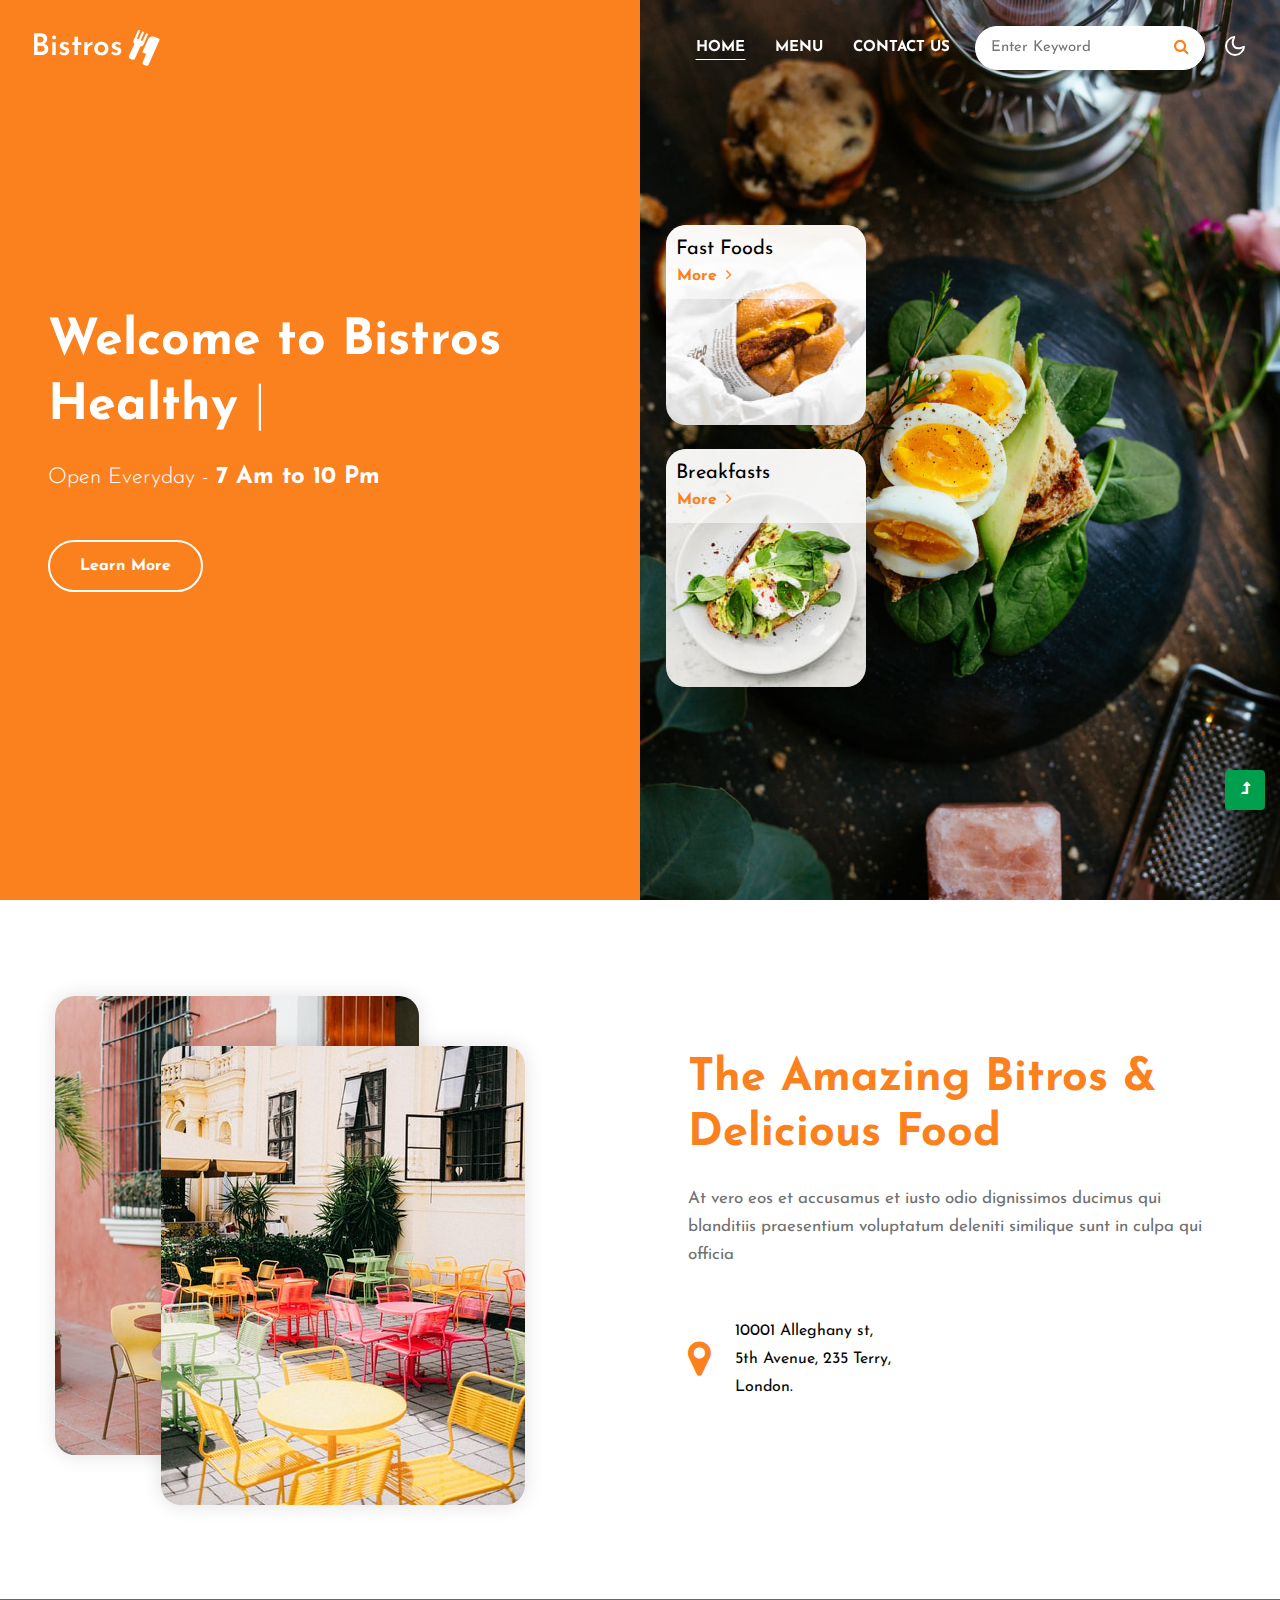
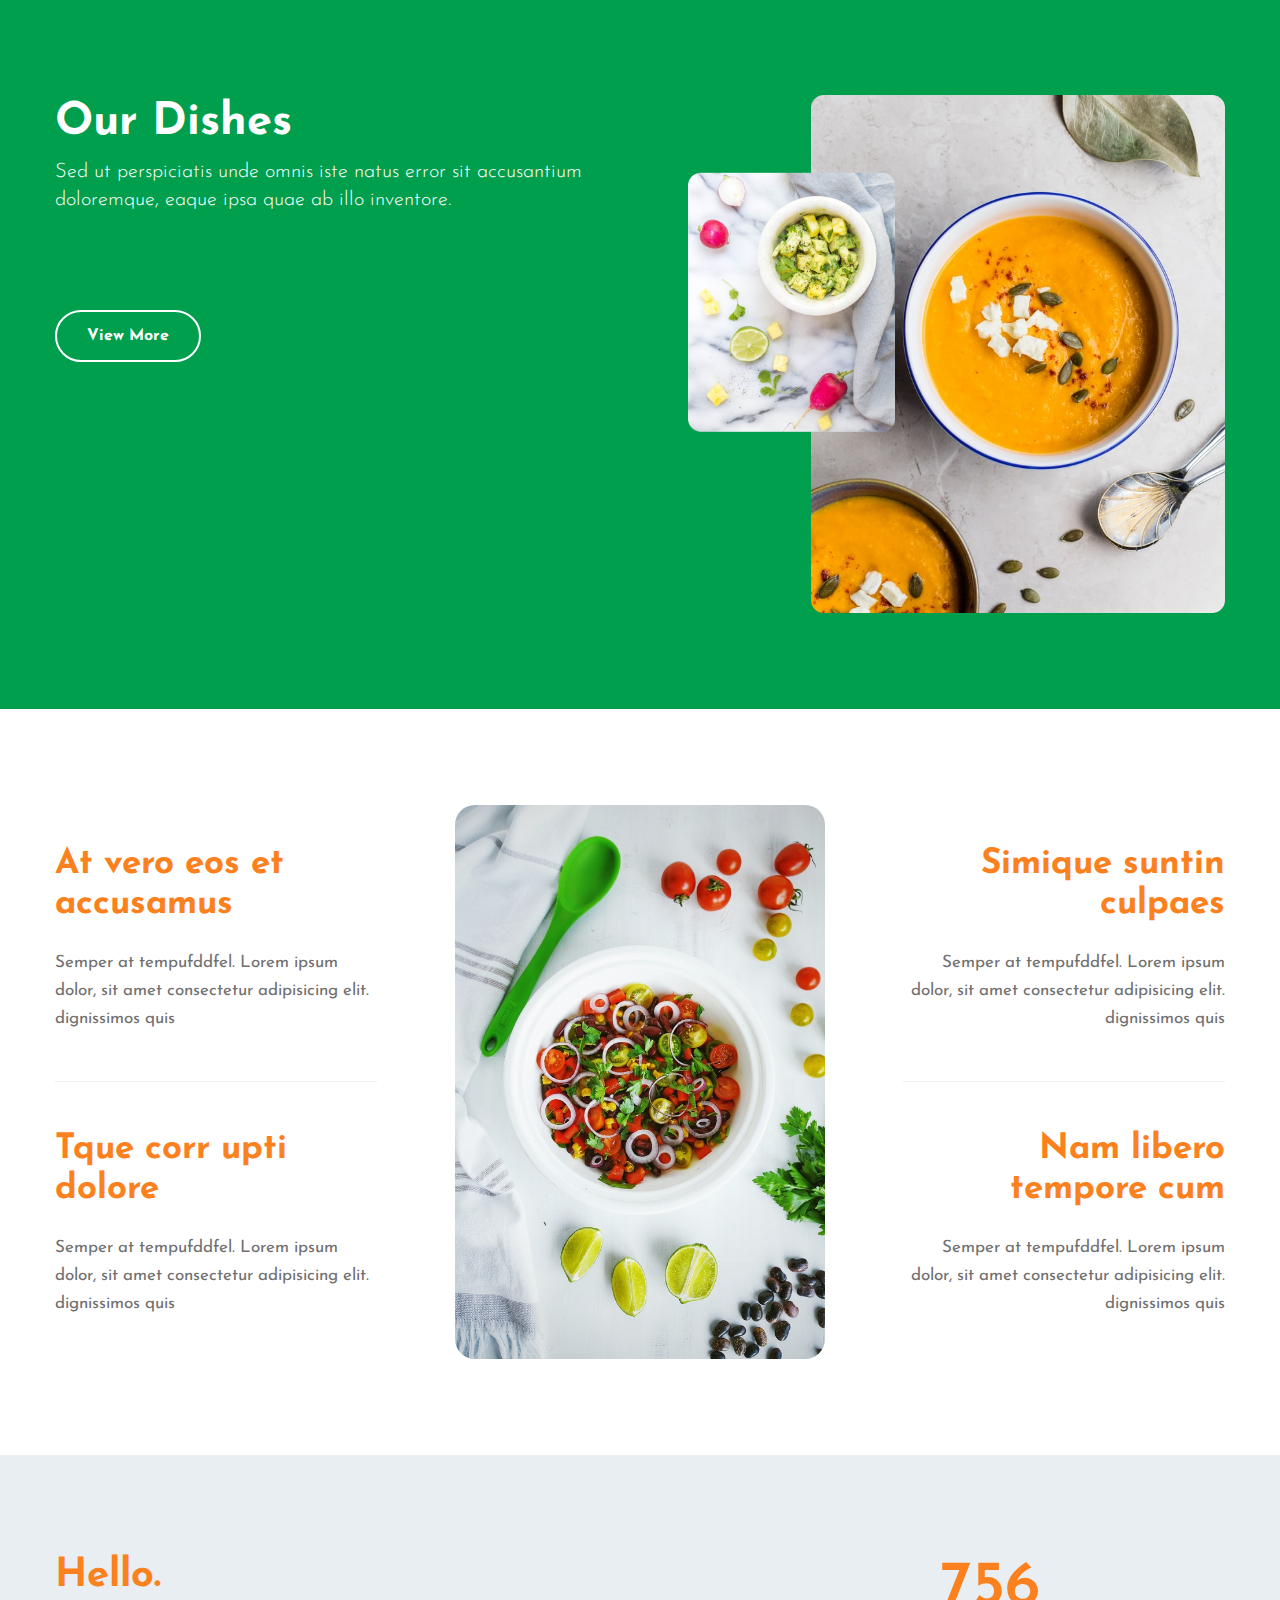
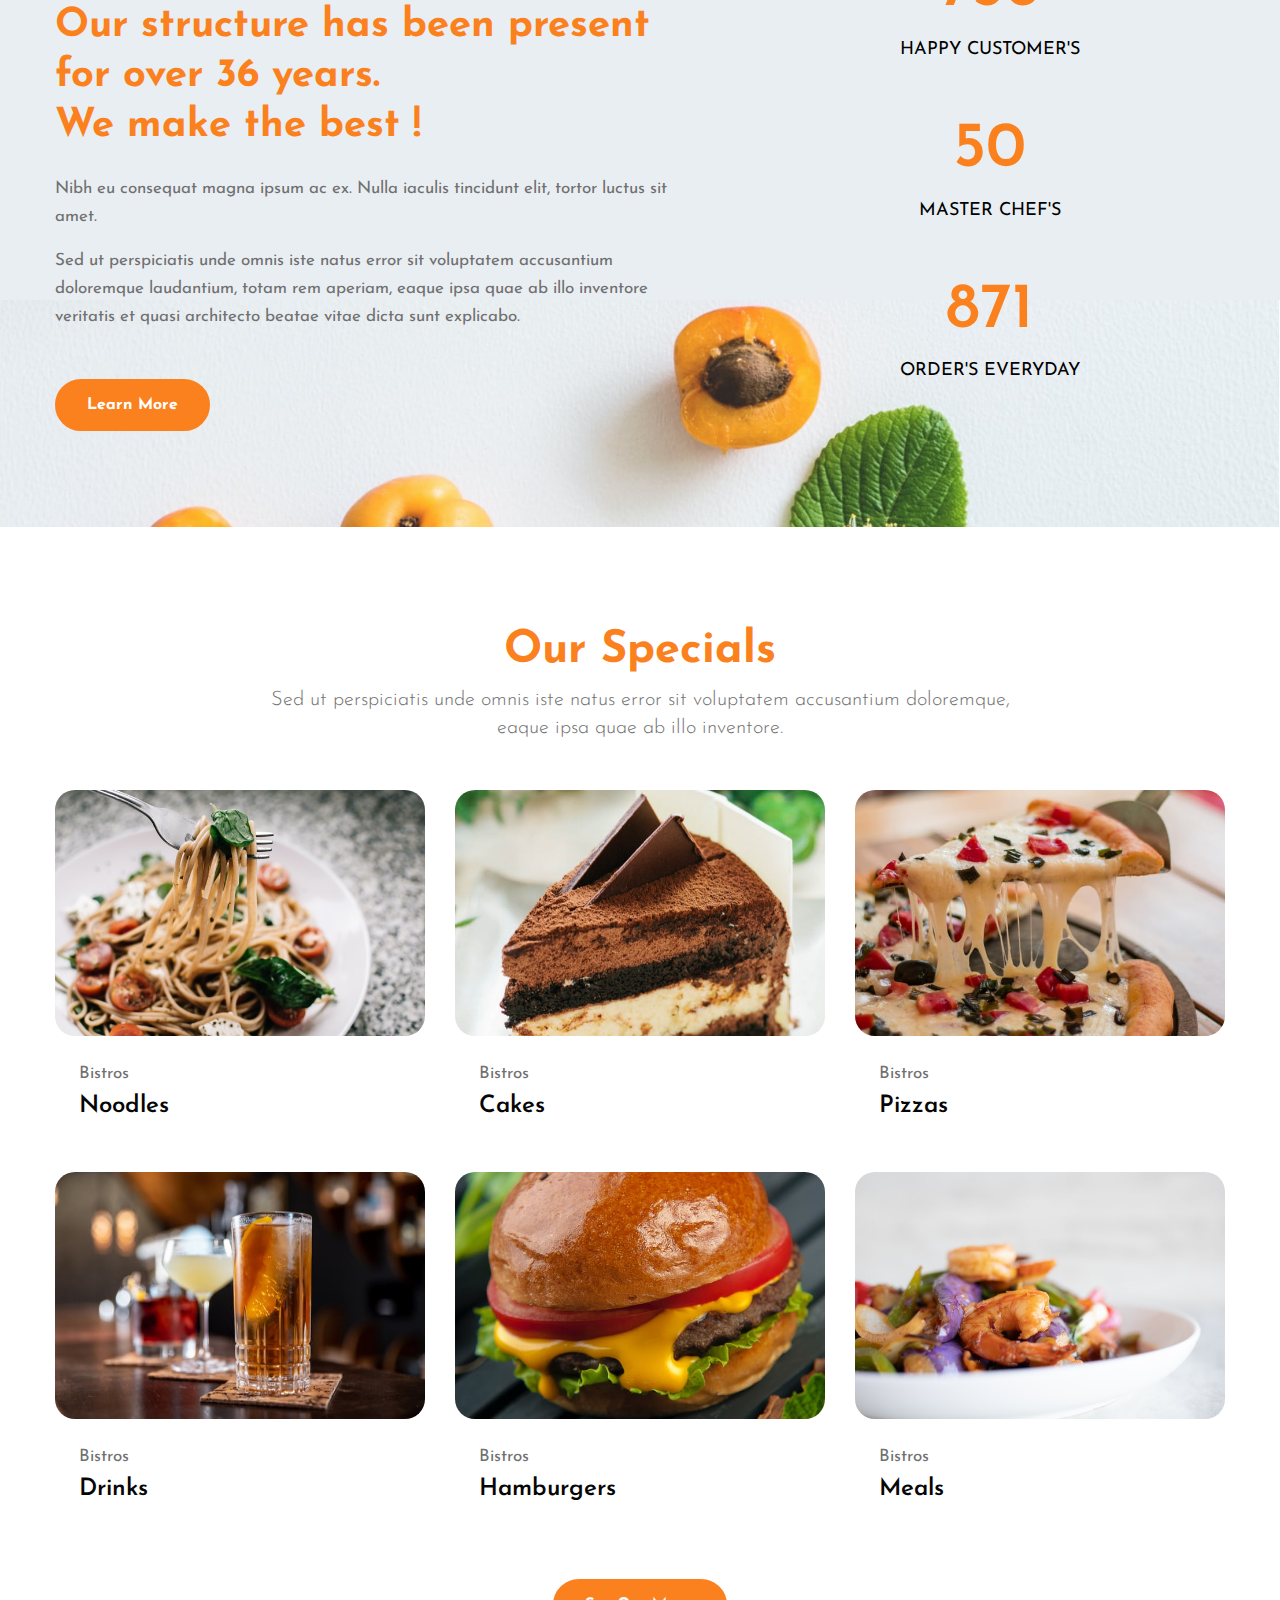
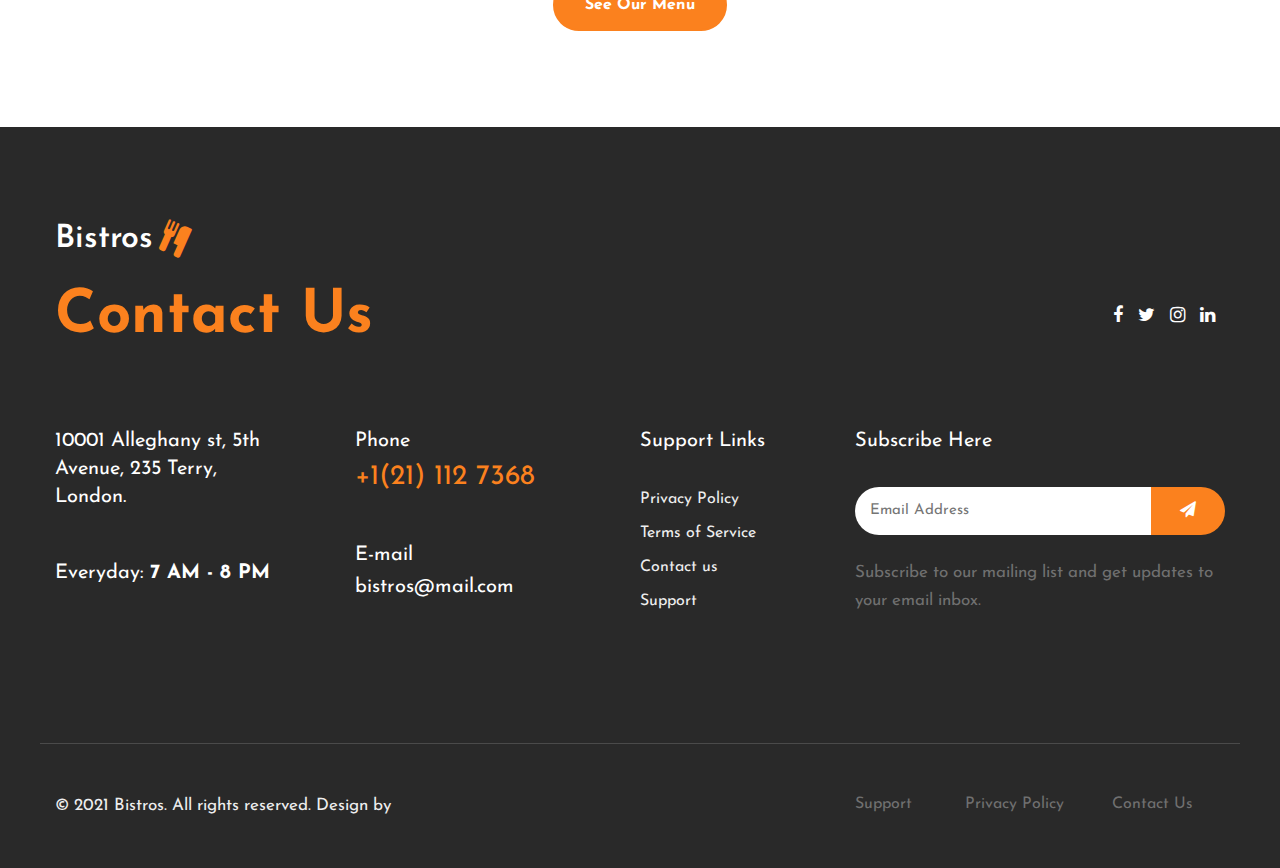
<file: index.html>
<!doctype html>
<html lang="en">

<head>
    <!-- Required meta tags -->
    <meta charset="utf-8">
    <meta name="viewport" content="width=device-width, initial-scale=1, shrink-to-fit=no">
    <meta name="description" content="We have a very varied menu, we are a restaurant that cares about its customers, the restaurant with the four stars">
    <meta name="keywords" content="safi, restaurant,fast food, safi food, Healthy food">
    <title>Burger - Restaurants Category Responsive Website Template - Home :   </title>
    <!-- google-fonts -->
    <link href="//fonts.googleapis.com/css2?family=Josefin+Sans:wght@100;200;300;400;500;600;700&display=swap"
        rel="stylesheet">
    <!-- //google-fonts -->
    <!-- Template CSS Style link -->
    <link rel="stylesheet" href="assets/css/style-starter.css">
</head>

<body>
    <!--header-->
    <header id="site-header" class="fixed-top">
        <div class="container-fluid">
            <nav class="navbar navbar-expand-lg stroke">
                <h1>
                    <a class="navbar-brand d-flex align-items-center" href="index.html">
                        Bistros <i class="fa fa-cutlery ml-2" aria-hidden="true"></i></a>
                </h1>
                
                <button class="navbar-toggler  collapsed bg-gradient" type="button" data-toggle="collapse"
                    data-target="#navbarTogglerDemo02" aria-controls="navbarTogglerDemo02" aria-expanded="false"
                    aria-label="Toggle navigation">
                    <span class="navbar-toggler-icon fa icon-expand fa-bars"></span>
                    <span class="navbar-toggler-icon fa icon-close fa-times"></span>
                </button>

                <div class="collapse navbar-collapse" id="navbarTogglerDemo02">
                    <ul class="navbar-nav ml-lg-auto">
                        <li class="nav-item active">
                            <a class="nav-link" href="index.html">Home <span class="sr-only">(current)</span></a>
                        </li>
            
                        <li class="nav-item">
                            <a class="nav-link" href="menu.html">Menu</a>
                        </li>
                        <li class="nav-item">
                            <a class="nav-link active" href="contact.html">Contact Us</a>
                        </li>
                        <!-- search button -->
                        <div class="search-right">
                            <form action="#search" method="GET" class="search-box position-relative">
                                <div class="input-search">
                                    <input type="search" placeholder="Enter Keyword" name="search" required="required"
                                        autofocus="" class="search-popup">
                                </div>
                                <button type="submit" class="btn search-btn"><i class="fa fa-search"
                                        aria-hidden="true"></i></button>
                            </form>
                        </div>
                        <!-- //search button -->
                    </ul>
                </div>
                <!-- toggle switch for light and dark theme -->
                <div class="cont-ser-position">
                    <nav class="navigation">
                        <div class="theme-switch-wrapper">
                            <label class="theme-switch" for="checkbox">
                                <input type="checkbox" id="checkbox">
                                <div class="mode-container">
                                    <i class="gg-sun"></i>
                                    <i class="gg-moon"></i>
                                </div>
                            </label>
                        </div>
                    </nav>
                </div>
                <!-- //toggle switch for light and dark theme -->
            </nav>
        </div>
    </header>
    <!--//header-->

    <!-- banner section -->
    <section class="w3l-banner">
        <div class="container-fluid">
            <div class="row">
                <div class="col-md-6 banner-left d-flex align-items-center pl-lg-5">
                    <div>
                        <h3 class="text-white mb-4">Welcome to Bistros <br>
                            Healthy <span class="type-js"><span class="text-js">Fresh Meals!</span></span></h3>
                        <p class="banner-text text-white">Open Everyday - <span>7 Am to 10 Pm</span>
                        </p>
                        <a class="btn btn-style-white btn-style-border mt-5" href="about.html">Learn More</a>
                    </div>
                </div>
                <div class="col-md-6 banner-right">
                    <div class="small-images">
                        <div class="ban-grid position-relative">
                            <img src="assets/images/ban4.jpg" class="img-responsive" alt="" />
                            <div class="img-ban-sec">
                                <h5>Fast Foods</h5>
                                <a href="menu.html" class="btn p-0">More <i class="fa fa-angle-right ml-1"
                                        aria-hidden="true"></i></a>
                            </div>
                        </div>
                        <div class="ban-grid position-relative mt-4">
                            <img src="assets/images/ban2.jpg" class="img-responsive" alt="" />
                            <div class="img-ban-sec">
                                <h5>Breakfasts</h5>
                                <a href="menu.html" class="btn p-0">More <i class="fa fa-angle-right ml-1"
                                        aria-hidden="true"></i></a>
                            </div>
                        </div>
                    </div>
                </div>
            </div>
        </div>
    </section>
    <!-- //banner section -->

    <!-- about section -->
    <section class="w3l-about-2 py-5" id="about">
        <div class="container py-md-5 py-4">
            <div class="row justify-content-between align-items-center pb-lg-5">
                <div class="col-lg-6 about-2-secs-right mb-lg-0 mb-5">
                    <div class="image-box inverse position-relative">
                        <div class="image-box__static">
                            <img src="assets/images/about2.jpg" alt="" width="364" height="459">
                        </div>
                        <div class="image-box__float">
                            <img src="assets/images/about1.jpg" alt="" width="364" height="459">
                        </div>
                    </div>
                </div>
                <div class="col-lg-6 about-2-secs-left pl-lg-5 mt-lg-0 mt-5">
                    <h3 class="title-style mb-3">The Amazing Bitros & <br>Delicious Food</h3>
                    <p class="mt-4">At vero eos et accusamus et iusto odio dignissimos ducimus qui blanditiis
                        praesentium voluptatum
                        deleniti similique sunt in culpa qui officia</p>
                    <div class="address-sec d-flex align-items-center mt-5">
                        <i class="fa fa-map-marker mr-4" aria-hidden="true"></i>
                        <h6>10001 Alleghany st, <br>5th Avenue, 235 Terry, <br>London.</h6>
                    </div>
                </div>
            </div>
        </div>
    </section>
    <!-- //about section -->

    <!-- dishes section -->
    <section class="w3l-recipes py-5" id="menu">
        <div class="container py-md-5 py-4">
            <div class="row">
                <div class="col-lg-6 recipe-left mb-md-0 mb-5">
                    <div class="section-heading mb-sm-5 mb-4">
                        <h3 class="title-style mb-2 text-white">Our Dishes</h3>
                        <p class="lead text-white">
                            Sed ut perspiciatis unde omnis iste natus error sit accusantium doloremque,
                            eaque ipsa quae ab illo inventore.
                        </p>
                    </div>
                    
                    <a class="btn btn-style-white btn-style-border mt-5" href="menu.html">View More</a>
                </div>
                <div class="col-lg-6 recipe-right pl-5">
                    <img src="assets/images/image1.png" alt="" class="img-fluid img-responsive" />
                </div>
            </div>
        </div>
    </section>
    <!-- //dishes section -->

    <!-- grids section -->
    <section class="w3l-homeblock7 py-5">
        <div class="container py-lg-5 py-md-3">
            <div class="row align-items-center">
                <div class="col-lg-4">
                    <div class="pr-5">
                        <h3 class="title-big">At vero eos et accusamus</h3>
                        <p class="mt-4">Semper at tempufddfel. Lorem ipsum dolor, sit amet consectetur adipisicing elit.
                            dignissimos quis</p>
                    </div>
                    <div class="pr-5 mt-lg-5 mt-4 sec-bor">
                        <h3 class="title-big pt-lg-5 pt-4">Tque corr upti dolore</h3>
                        <p class="mt-4">Semper at tempufddfel. Lorem ipsum dolor, sit amet consectetur adipisicing elit.
                            dignissimos quis</p>
                    </div>
                </div>
                <div class="col-lg-4 col-md-6 col-8 image-styling-sec mt-lg-0 mt-5">
                    <img src="assets/images/image2.jpg" alt="" class="img-fluid">
                </div>
                <div class="col-lg-4 col-md-6 mt-lg-0 mt-5 text-lg-right">
                    <div class="pl-lg-5">
                        <h3 class="title-big">Simique suntin culpaes</h3>
                        <p class="mt-4">Semper at tempufddfel. Lorem ipsum dolor, sit amet consectetur adipisicing elit.
                            dignissimos quis</p>
                    </div>
                    <div class="pl-lg-5 mt-lg-5 mt-4 sec-bor">
                        <h3 class="title-big pt-lg-5 pt-4">Nam libero tempore cum</h3>
                        <p class="mt-4">Semper at tempufddfel. Lorem ipsum dolor, sit amet consectetur adipisicing elit.
                            dignissimos quis</p>
                    </div>
                </div>
            </div>
        </div>
    </section>
    <!-- //grids section -->

    <!-- stats section -->
    <section class="w3-bottom-stats py-5">
        <div class="container py-md-5 py-4">
            <div class="row">
                <div class="col-md-7 pr-lg-5">
                    <h5 class="text-new mb-4">Hello. <br>Our structure has been present for over 36 years. <br>We
                        make
                        the best !
                    </h5>
                    <p class="mb-3">Nibh eu consequat magna ipsum ac ex. Nulla iaculis
                        tincidunt elit, tortor luctus sit amet.
                    </p>
                    <p>Sed ut perspiciatis unde omnis iste natus error sit voluptatem accusantium doloremque
                        laudantium, totam rem aperiam, eaque ipsa quae ab illo inventore veritatis et quasi
                        architecto beatae vitae dicta sunt explicabo.</p>
                    <a href="about.html" class="btn btn-style-white btn-style-primary mt-lg-5 mt-4">Learn More</a>
                </div>
                <div class="col-md-5 mt-md-0 mt-5">
                    <div class="counter text-center">
                        <div class="timer count-title count-number" data-to="6370" data-speed="1500"></div>
                        <p class="count-text mt-2">happy customer's</p>
                    </div>
                    <div class="counter text-center mt-5">
                        <div class="timer count-title count-number" data-to="421" data-speed="1500"></div>
                        <p class="count-text mt-2">master chef's</p>
                    </div>
                    <div class="counter text-center mt-5">
                        <div class="timer count-title count-number" data-to="7300" data-speed="1500"></div>
                        <p class="count-text mt-2">Order's Everyday</p>
                    </div>
                </div>
            </div>
        </div>
    </section>
    <!-- //stats section -->

    <!-- specials section -->
    <section class="w3l-portfolio-8 py-5">
        <div class="portfolio-main py-md-5 py-4">
            <div class="container">
                <div class="row justify-content-center text-center">
                    <div class="col-md-8">
                        <div class="section-heading mb-sm-5 mb-4">
                            <h3 class="title-style mb-2">Our Specials</h3>
                            <p class="lead">
                                Sed ut perspiciatis unde omnis iste natus error sit voluptatem accusantium doloremque,
                                eaque ipsa quae ab illo inventore.
                            </p>
                        </div>
                    </div>
                </div>
                <div class="row galler-top">
                    <div class="col-md-4 col-sm-6 protfolio-item hover14">
                        <a href="menu.html" data-lightbox="example-set" data-title="Branding Design">
                            <figure>
                                <img src="assets/images/g1.jpg" alt="product" class="img-fluid">
                                <div class="p-4">
                                    <p>Bistros</p>
                                    <a href="menu.html" class="mb-5 img-title">Noodles</a>
                                </div>
                            </figure>
                        </a>
                    </div>
                    <div class="col-md-4 col-sm-6 protfolio-item hover14 mt-sm-0 mt-4">
                        <a href="menu.html" data-lightbox="example-set" data-title="Gradient Website Development">
                            <figure>
                                <img src="assets/images/g2.jpg" alt="product" class="img-fluid">
                                <div class="p-4">
                                    <p>Bistros</p>
                                    <a href="menu.html" class="mb-5 img-title">Cakes</a>
                                </div>
                            </figure>
                        </a>
                    </div>
                    <div class="col-md-4 col-sm-6 protfolio-item hover14 mt-md-0 mt-4">
                        <a href="menu.html" data-lightbox="example-set" data-title="Design and Development">
                            <figure>
                                <img src="assets/images/g3.jpg" alt="product" class="img-fluid">
                                <div class="p-4">
                                    <p>Bistros</p>
                                    <a href="menu.html" class="mb-5 img-title">Pizzas</a>
                                </div>
                            </figure>
                        </a>
                    </div>
                    <div class="col-md-4 col-sm-6 protfolio-item hover14 mt-4">
                        <a href="menu.html" data-lightbox="example-set" data-title="Magazine Content Writing">
                            <figure>
                                <img src="assets/images/g4.jpg" alt="product" class="img-fluid">
                                <div class="p-4">
                                    <p>Bistros</p>
                                    <a href="menu.html" class="mb-5 img-title">Drinks</a>
                                </div>
                            </figure>
                        </a>
                    </div>
                    <div class="col-md-4 col-sm-6 protfolio-item hover14 mt-4">
                        <a href="menu.html" data-lightbox="example-set" data-title="Magazine Content Writing">
                            <figure>
                                <img src="assets/images/g5.jpg" alt="product" class="img-fluid">
                                <div class="p-4">
                                    <p>Bistros</p>
                                    <a href="menu.html" class="mb-5 img-title">Hamburgers</a>
                                </div>
                            </figure>
                        </a>
                    </div>
                    <div class="col-md-4 col-sm-6 protfolio-item hover14 mt-4">
                        <a href="menu.html" data-lightbox="example-set" data-title="Magazine Content Writing">
                            <figure>
                                <img src="assets/images/g6.jpg" alt="product" class="img-fluid">
                                <div class="p-4">
                                    <p>Bistros</p>
                                    <a href="menu.html" class="mb-5 img-title">Meals</a>
                                </div>
                            </figure>
                        </a>
                    </div>
                </div>
                <div class="text-center">
                    <a href="menu.html" class="btn btn-style-white btn-style-primary mt-lg-5 mt-2">See Our Menu</a>
                </div>
            </div>
        </div>
    </section>
    <!-- //specials section -->

    <!-- footer -->
    <footer class="w3l-footer-29-main"  id="contact">
        <div class="footer-29-w3l py-5">
            <div class="container pt-md-5 pt-4">
                <div class="w3l-footer-texthny-inf">
                    <h2>
                        <a class="d-flex align-items-center logo-2" href="index.html">
                            Bistros <i class="fa fa-cutlery ml-2" aria-hidden="true"></i></a>
                    </h2>
                    <div class="footer-list-cont d-flex align-items-center justify-content-between mt-md-5 mt-4 mb-5">
                        <h6 class="foot-sub-title">Contact Us</h6>

                        <div class="main-social-footer-29">
                            <a href="#facebook" class="facebook"><span class="fa fa-facebook"></span></a>
                            <a href="#twitter" class="twitter"><span class="fa fa-twitter"></span></a>
                            <a href="#instagram" class="instagram"><span class="fa fa-instagram"></span></a>
                            <a href="#linkedin" class="linkedin"><span class="fa fa-linkedin"></span></a>
                        </div>
                    </div>
                </div>
                <div class="row footer-top-29 mt-lg-5 mt-md-4 pt-md-5">
                    <div class="col-lg-3 col-sm-6">
                        <div class="address-grid">
                            <h5>10001 Alleghany st, 5th Avenue, 235 Terry, <br> London.</h5>
                            <h5 class="mt-sm-5 mt-4">Everyday: <span> 7 AM - 8 PM</span></h5>
                        </div>
                    </div>
                    <div class="col-lg-3 col-sm-6 mt-sm-0 mt-4">
                        <div class="address-grid">
                            <h5>Phone</h5>
                            <h5 class="phone-number-text mt-2"><a href="tel:+1(21) 234 4567">+1(21) 112 7368</a></h5>
                        </div>
                        <div class="address-grid mt-sm-5 mt-4">
                            <h5>E-mail</h5>
                            <h5 class="email-cont-text mt-1"> <a href="mailto:bistros@mail.com"
                                    class="mail">bistros@mail.com</a></h5>
                        </div>
                    </div>
                    <div class="col-lg-2 col-md-6 col-sm-5 footer-list-menu pl-lg-0 mt-lg-0 mt-sm-5 mt-4">
                        <div class="address-grid">
                            <h5 class="mb-4 pb-lg-2">Support Links</h5>
                            <ul>
                                <li><a href="#privacy">Privacy Policy</a></li>
                                <li><a href="#terms"> Terms of Service</a></li>
                                <li><a href="contact.html">Contact us</a></li>
                                <li><a href="#support"> Support</a></li>
                            </ul>
                        </div>
                    </div>
                    <div class="address-grid col-lg-4 col-md-6 col-sm-7 mt-lg-0 mt-sm-5 mt-4 w3l-footer-16-main">
                        <h5>Subscribe Here</h5>
                        <form action="#" class="subscribe d-flex mt-4 pt-lg-2 mb-4" method="post">
                            <input type="email" name="email" placeholder="Email Address" required="">
                            <button><span class="fa fa-paper-plane" aria-hidden="true"></span></button>
                        </form>
                        <p>Subscribe to our mailing list and get updates to your email inbox.</p>
                    </div>
                </div>
                <!-- copyright -->
                <div class="w3l-copyright mt-lg-5 mt-sm-4 pt-md-4 pt-3">
                    <div class="row bottom-copies pt-md-5 pt-4 mt-md-5 mt-4">
                        <p class="col-lg-8 copy-footer-29">© 2021 Bistros. All rights reserved. Design by <a
                                href="https://  .com/" target="_blank">
                                  </a></p>

                        <div class="col-lg-4 footer-list-29 mt-lg-0 mt-md-4 mt-2">
                            <ul class="d-flex text-lg-right">
                                <li><a href="#support"> Support</a></li>
                                <li class="mx-lg-5 mx-md-4 mx-3"><a href="#privacy">Privacy Policy</a>
                                </li>
                                <li><a href="contact.html">Contact Us</a></li>
                            </ul>
                        </div>
                    </div>
                </div>
            </div>
        </div>
    </footer>
    <!-- //footer -->

    <!-- Js scripts -->
    <!-- move top -->
    <button onclick="topFunction()" id="movetop" title="Go to top">
        <span class="fa fa-level-up" aria-hidden="true"></span>
    </button>
    <script>
        // When the user scrolls down 20px from the top of the document, show the button
        window.onscroll = function () {
            scrollFunction()
        };

        function scrollFunction() {
            if (document.body.scrollTop > 20 || document.documentElement.scrollTop > 20) {
                document.getElementById("movetop").style.display = "block";
            } else {
                document.getElementById("movetop").style.display = "none";
            }
        }

        // When the user clicks on the button, scroll to the top of the document
        function topFunction() {
            document.body.scrollTop = 0;
            document.documentElement.scrollTop = 0;
        }
    </script>
    <!-- //move top -->

    <!-- common jquery plugin -->
    <script src="assets/js/jquery-3.3.1.min.js"></script>
    <!-- //common jquery plugin -->

    <!-- counter for stats -->
    <script src="assets/js/counter.js"></script>
    <!-- //counter for stats -->

    <!-- theme switch js (light and dark)-->
    <script src="assets/js/theme-change.js"></script>
    <script>
        function autoType(elementClass, typingSpeed) {
            var thhis = $(elementClass);
            thhis.css({
                "position": "relative",
                "display": "inline-block"
            });
            thhis.prepend('<div class="cursor" style="right: initial; left:0;"></div>');
            thhis = thhis.find(".text-js");
            var text = thhis.text().trim().split('');
            var amntOfChars = text.length;
            var newString = "";
            thhis.text("|");
            setTimeout(function () {
                thhis.css("opacity", 1);
                thhis.prev().removeAttr("style");
                thhis.text("");
                for (var i = 0; i < amntOfChars; i++) {
                    (function (i, char) {
                        setTimeout(function () {
                            newString += char;
                            thhis.text(newString);
                        }, i * typingSpeed);
                    })(i + 1, text[i]);
                }
            }, 1500);
        }

        $(document).ready(function () {
            // Now to start autoTyping just call the autoType function with the 
            // class of outer div
            // The second paramter is the speed between each letter is typed.   
            autoType(".type-js", 200);
        });
    </script>
    <!-- //theme switch js (light and dark)-->

    <!-- MENU-JS -->
    <script>
        $(window).on("scroll", function () {
            var scroll = $(window).scrollTop();

            if (scroll >= 80) {
                $("#site-header").addClass("nav-fixed");
            } else {
                $("#site-header").removeClass("nav-fixed");
            }
        });

        //Main navigation Active Class Add Remove
        $(".navbar-toggler").on("click", function () {
            $("header").toggleClass("active");
        });
        $(document).on("ready", function () {
            if ($(window).width() > 991) {
                $("header").removeClass("active");
            }
            $(window).on("resize", function () {
                if ($(window).width() > 991) {
                    $("header").removeClass("active");
                }
            });
        });
    </script>
    <!-- //MENU-JS -->

    <!-- disable body scroll which navbar is in active -->
    <script>
        $(function () {
            $('.navbar-toggler').click(function () {
                $('body').toggleClass('noscroll');
            })
        });
    </script>
    <!-- //disable body scroll which navbar is in active -->

    <!--bootstrap-->
    <script src="assets/js/bootstrap.min.js"></script>
    <!-- //bootstrap-->
    <!-- //Js scripts -->
</body>

</html>
</file>
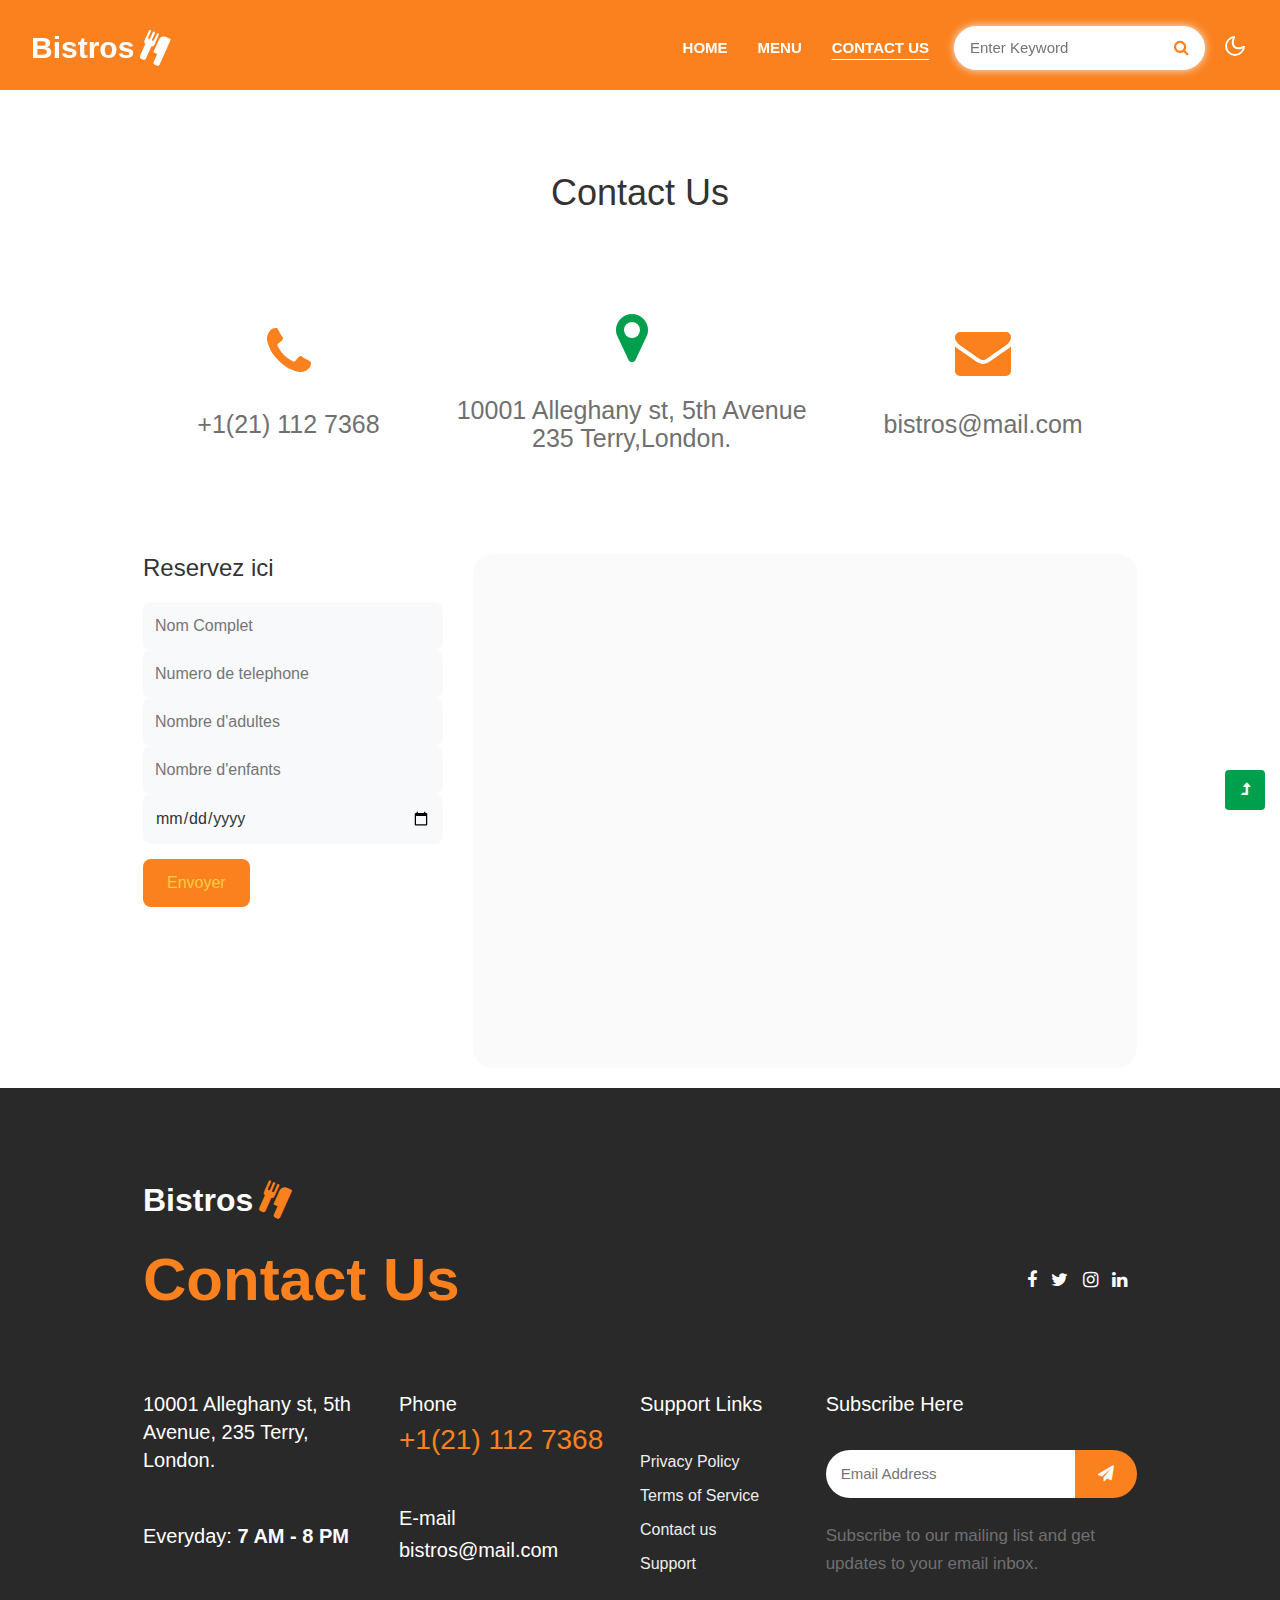
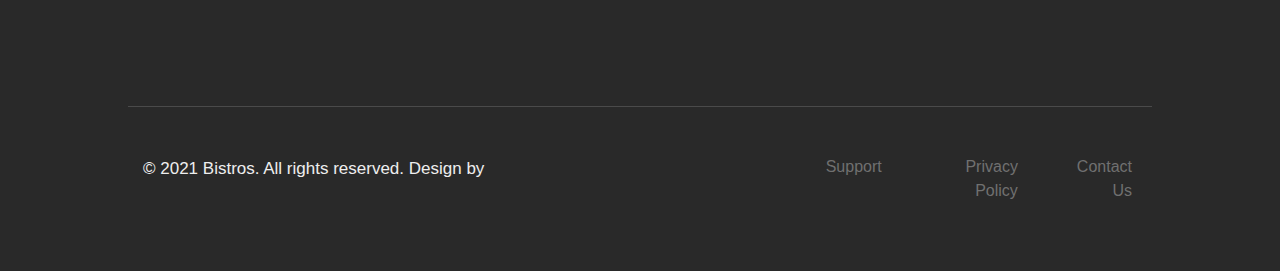
<file: contact.html>
<!DOCTYPE html>
<html lang="en">
<head>
    <meta charset="UTF-8">
    <meta http-equiv="X-UA-Compatible" content="IE=edge">
    <meta name="viewport" content="width=device-width, initial-scale=1.0">
    <meta name="description" content="We have a very varied menu, we are a restaurant that cares about its customers, the restaurant with the four stars">
    <meta name="keywords" content="safi, restaurant,fast food, safi food, Healthy food">
    <link rel="stylesheet" href="assets/css/style-starter.css">
    <link rel="stylesheet" href="assets/css/style2.css">
    <title>Document</title>
</head>
<body>

    <!--header-->
    <header id="site-header" class="fixed-top" style="background-color: var(--primary-color);">
        <div class="container-fluid">
            <nav class="navbar navbar-expand-lg stroke">
                <h1>
                    <a class="navbar-brand d-flex align-items-center" href="index.html">
                        Bistros <i class="fa fa-cutlery ml-2" aria-hidden="true"></i></a>
                </h1>
                
                <button class="navbar-toggler  collapsed bg-gradient" type="button" data-toggle="collapse"
                    data-target="#navbarTogglerDemo02" aria-controls="navbarTogglerDemo02" aria-expanded="false"
                    aria-label="Toggle navigation">
                    <span class="navbar-toggler-icon fa icon-expand fa-bars"></span>
                    <span class="navbar-toggler-icon fa icon-close fa-times"></span>
                </button>

                <div class="collapse navbar-collapse" id="navbarTogglerDemo02">
                    <ul class="navbar-nav ml-lg-auto">
                        <li class="nav-item ">
                            <a class="nav-link" href="index.html">Home </a>
                     
                        <li class="nav-item">
                            <a class="nav-link" href="index.html#menu">Menu</a>
                        </li>
                        <li class="nav-item active">
                            <a class="nav-link" href="index.html#contact">Contact Us<span class="sr-only">(current)</span></a>
                        </li>
                        <!-- search button -->
                        <div class="search-right">
                            <form action="#search" method="GET" class="search-box position-relative">
                                <div class="input-search">
                                    <input type="search" placeholder="Enter Keyword" name="search" required="required"
                                        autofocus="" class="search-popup">
                                </div>
                                <button type="submit" class="btn search-btn"><i class="fa fa-search"
                                        aria-hidden="true"></i></button>
                            </form>
                        </div>
                        <!-- //search button -->
                    </ul>
                </div>
                <!-- toggle switch for light and dark theme -->
                <div class="cont-ser-position">
                    <nav class="navigation">
                        <div class="theme-switch-wrapper">
                            <label class="theme-switch" for="checkbox">
                                <input type="checkbox" id="checkbox">
                                <div class="mode-container">
                                    <i class="gg-sun"></i>
                                    <i class="gg-moon"></i>
                                </div>
                            </label>
                        </div>
                    </nav>
                </div>
                <!-- //toggle switch for light and dark theme -->
            </nav>
        </div>
    </header>
    <!--//header-->
    <section id="infos-cont">
        <h2 style="text-align: center;">Contact Us</h2>
        <div class="infos">
            <div class="tel" >
                    <i class="fa fa-phone" aria-hidden="true"></i>
                <!-- <h4 >Call Us</h4> -->
                <p aria-hidden="true">+1(21) 112 7368</p>
            </div>
            <div class="adress">
                <i class="fa fa-map-marker" aria-hidden="true"></i>
                <!-- <h4>Address</h4> -->
                <p aria-hidden="true">10001 Alleghany st, 5th Avenue <br>235 Terry,London.</p>
            </div>
            <div class="email">
                <i class="fa fa-envelope" aria-hidden="true"></i>
                <!-- <h4>Email Us</h4> -->
                <p aria-hidden="true"><EMAIL>bistros@mail.com</p>
            </div>
        </div>
        <div class="container" >
            
            <div class="contact-wrapper">
                <div class="contact-form">
                    <h3>Reservez ici</h3>
                    <form>
                        <div>
                            <input type="text" placeholder="Nom Complet"/>
                        </div>
                        <div>
                            <input type="tel" placeholder="Numero de telephone "/>
                        </div>
                        <div>
                            <input type="number" placeholder="Nombre d'adultes "/>
                        </div>
                        <div>
                            <input type="number" placeholder="Nombre d'enfants "/>
                        </div>
                        <div>
                            <input type="date" placeholder="Date "/>
                        </div>
                        <button class="butt" type="submit">Envoyer</button>
                    </form>
                </div>
                <div class="contact-info">
                    <div class="map">
                    <iframe src="https://www.google.com/maps/embed?pb=!1m18!1m12!1m3!1d3372.7000588792844!2d-9.23508640000001!3d32.29304120000001!2m3!1f0!2f0!3f0!3m2!1i1024!2i768!4f13.1!3m3!1m2!1s0xdac211719897669%3A0x6f59fa5bb517f58a!2sYouCode%20Safi!5e0!3m2!1sfr!2sma!4v1696583934052!5m2!1sfr!2sma" width="600" height="450" style="border:0;" allowfullscreen="" loading="lazy" referrerpolicy="no-referrer-when-downgrade"></iframe>
                    </div>
                </div>
            </div>
        </div>
    </section>
    <!-- footer -->
    <footer class="w3l-footer-29-main"  id="contact">
        <div class="footer-29-w3l py-5">
            <div class="container pt-md-5 pt-4">
                <div class="w3l-footer-texthny-inf">
                    <h2>
                        <a class="d-flex align-items-center logo-2" href="index.html">
                            Bistros <i class="fa fa-cutlery ml-2" aria-hidden="true"></i></a>
                    </h2>
                    <div class="footer-list-cont d-flex align-items-center justify-content-between mt-md-5 mt-4 mb-5">
                        <h6 class="foot-sub-title">Contact Us</h6>

                        <div class="main-social-footer-29">
                            <a href="#facebook" class="facebook"><span class="fa fa-facebook"></span></a>
                            <a href="#twitter" class="twitter"><span class="fa fa-twitter"></span></a>
                            <a href="#instagram" class="instagram"><span class="fa fa-instagram"></span></a>
                            <a href="#linkedin" class="linkedin"><span class="fa fa-linkedin"></span></a>
                        </div>
                    </div>
                </div>
                <div class="row footer-top-29 mt-lg-5 mt-md-4 pt-md-5">
                    <div class="col-lg-3 col-sm-6">
                        <div class="address-grid">
                            <h5>10001 Alleghany st, 5th Avenue, 235 Terry, <br> London.</h5>
                            <h5 class="mt-sm-5 mt-4">Everyday: <span> 7 AM - 8 PM</span></h5>
                        </div>
                    </div>
                    <div class="col-lg-3 col-sm-6 mt-sm-0 mt-4">
                        <div class="address-grid">
                            <h5>Phone</h5>
                            <h5 class="phone-number-text mt-2"><a href="tel:+1(21) 234 4567">+1(21) 112 7368</a></h5>
                        </div>
                        <div class="address-grid mt-sm-5 mt-4">
                            <h5>E-mail</h5>
                            <h5 class="email-cont-text mt-1"> <a href="mailto:bistros@mail.com"
                                    class="mail">bistros@mail.com</a></h5>
                        </div>
                    </div>
                    <div class="col-lg-2 col-md-6 col-sm-5 footer-list-menu pl-lg-0 mt-lg-0 mt-sm-5 mt-4">
                        <div class="address-grid">
                            <h5 class="mb-4 pb-lg-2">Support Links</h5>
                            <ul>
                                <li><a href="#privacy">Privacy Policy</a></li>
                                <li><a href="#terms"> Terms of Service</a></li>
                                <li><a href="contact.html">Contact us</a></li>
                                <li><a href="#support"> Support</a></li>
                            </ul>
                        </div>
                    </div>
                    <div class="address-grid col-lg-4 col-md-6 col-sm-7 mt-lg-0 mt-sm-5 mt-4 w3l-footer-16-main">
                        <h5>Subscribe Here</h5>
                        <form action="#" class="subscribe d-flex mt-4 pt-lg-2 mb-4" method="post">
                            <input type="email" name="email" placeholder="Email Address" required="">
                            <button><span class="fa fa-paper-plane" aria-hidden="true"></span></button>
                        </form>
                        <p>Subscribe to our mailing list and get updates to your email inbox.</p>
                    </div>
                </div>
                <!-- copyright -->
                <div class="w3l-copyright mt-lg-5 mt-sm-4 pt-md-4 pt-3">
                    <div class="row bottom-copies pt-md-5 pt-4 mt-md-5 mt-4">
                        <p class="col-lg-8 copy-footer-29">© 2021 Bistros. All rights reserved. Design by <a
                                href="https://  .com/" target="_blank">
                                  </a></p>
                        <div class="col-lg-4 footer-list-29 mt-lg-0 mt-md-4 mt-2">
                            <ul class="d-flex text-lg-right">
                                <li><a href="#support"> Support</a></li>
                                <li class="mx-lg-5 mx-md-4 mx-3"><a href="#privacy">Privacy Policy</a>
                                </li>
                                <li><a href="contact.html">Contact Us</a></li>
                            </ul>
                        </div>
                    </div>
                </div>
            </div>
        </div>
    </footer>
    <!-- //footer -->
    <!-- Js scripts -->
    <!-- move top -->
    <button onclick="topFunction()" id="movetop" title="Go to top">
        <span class="fa fa-level-up" aria-hidden="true"></span>
    </button>
    <script>
        // When the user scrolls down 20px from the top of the document, show the button
        window.onscroll = function () {
            scrollFunction()
        };

        function scrollFunction() {
            if (document.body.scrollTop > 20 || document.documentElement.scrollTop > 20) {
                document.getElementById("movetop").style.display = "block";
            } else {
                document.getElementById("movetop").style.display = "none";
            }
        }

        // When the user clicks on the button, scroll to the top of the document
        function topFunction() {
            document.body.scrollTop = 0;
            document.documentElement.scrollTop = 0;
        }
    </script>
    <!-- //move top -->

    <!-- common jquery plugin -->
    <script src="assets/js/jquery-3.3.1.min.js"></script>
    <!-- //common jquery plugin -->

    <!-- counter for stats -->
    <script src="assets/js/counter.js"></script>
    <!-- //counter for stats -->

    <!-- theme switch js (light and dark)-->
    <script src="assets/js/theme-change.js"></script>
    <script>
        function autoType(elementClass, typingSpeed) {
            var thhis = $(elementClass);
            thhis.css({
                "position": "relative",
                "display": "inline-block"
            });
            thhis.prepend('<div class="cursor" style="right: initial; left:0;"></div>');
            thhis = thhis.find(".text-js");
            var text = thhis.text().trim().split('');
            var amntOfChars = text.length;
            var newString = "";
            thhis.text("|");
            setTimeout(function () {
                thhis.css("opacity", 1);
                thhis.prev().removeAttr("style");
                thhis.text("");
                for (var i = 0; i < amntOfChars; i++) {
                    (function (i, char) {
                        setTimeout(function () {
                            newString += char;
                            thhis.text(newString);
                        }, i * typingSpeed);
                    })(i + 1, text[i]);
                }
            }, 1500);
        }

        $(document).ready(function () {
            // Now to start autoTyping just call the autoType function with the 
            // class of outer div
            // The second paramter is the speed between each letter is typed.   
            autoType(".type-js", 200);
        });
    </script>
    <!-- //theme switch js (light and dark)-->

    <!-- MENU-JS -->
    <script>
        $(window).on("scroll", function () {
            var scroll = $(window).scrollTop();

            if (scroll >= 80) {
                $("#site-header").addClass("nav-fixed");
            } else {
                $("#site-header").removeClass("nav-fixed");
            }
        });

        //Main navigation Active Class Add Remove
        $(".navbar-toggler").on("click", function () {
            $("header").toggleClass("active");
        });
        $(document).on("ready", function () {
            if ($(window).width() > 991) {
                $("header").removeClass("active");
            }
            $(window).on("resize", function () {
                if ($(window).width() > 991) {
                    $("header").removeClass("active");
                }
            });
        });
    </script>
    <!-- //MENU-JS -->

    <!-- disable body scroll which navbar is in active -->
    <script>
        $(function () {
            $('.navbar-toggler').click(function () {
                $('body').toggleClass('noscroll');
            })
        });
    </script>
    <!-- //disable body scroll which navbar is in active -->

    <!--bootstrap-->
    <script src="assets/js/bootstrap.min.js"></script>
    <!-- //bootstrap-->
    <!-- //Js scripts -->
</body>
</html>
</file>
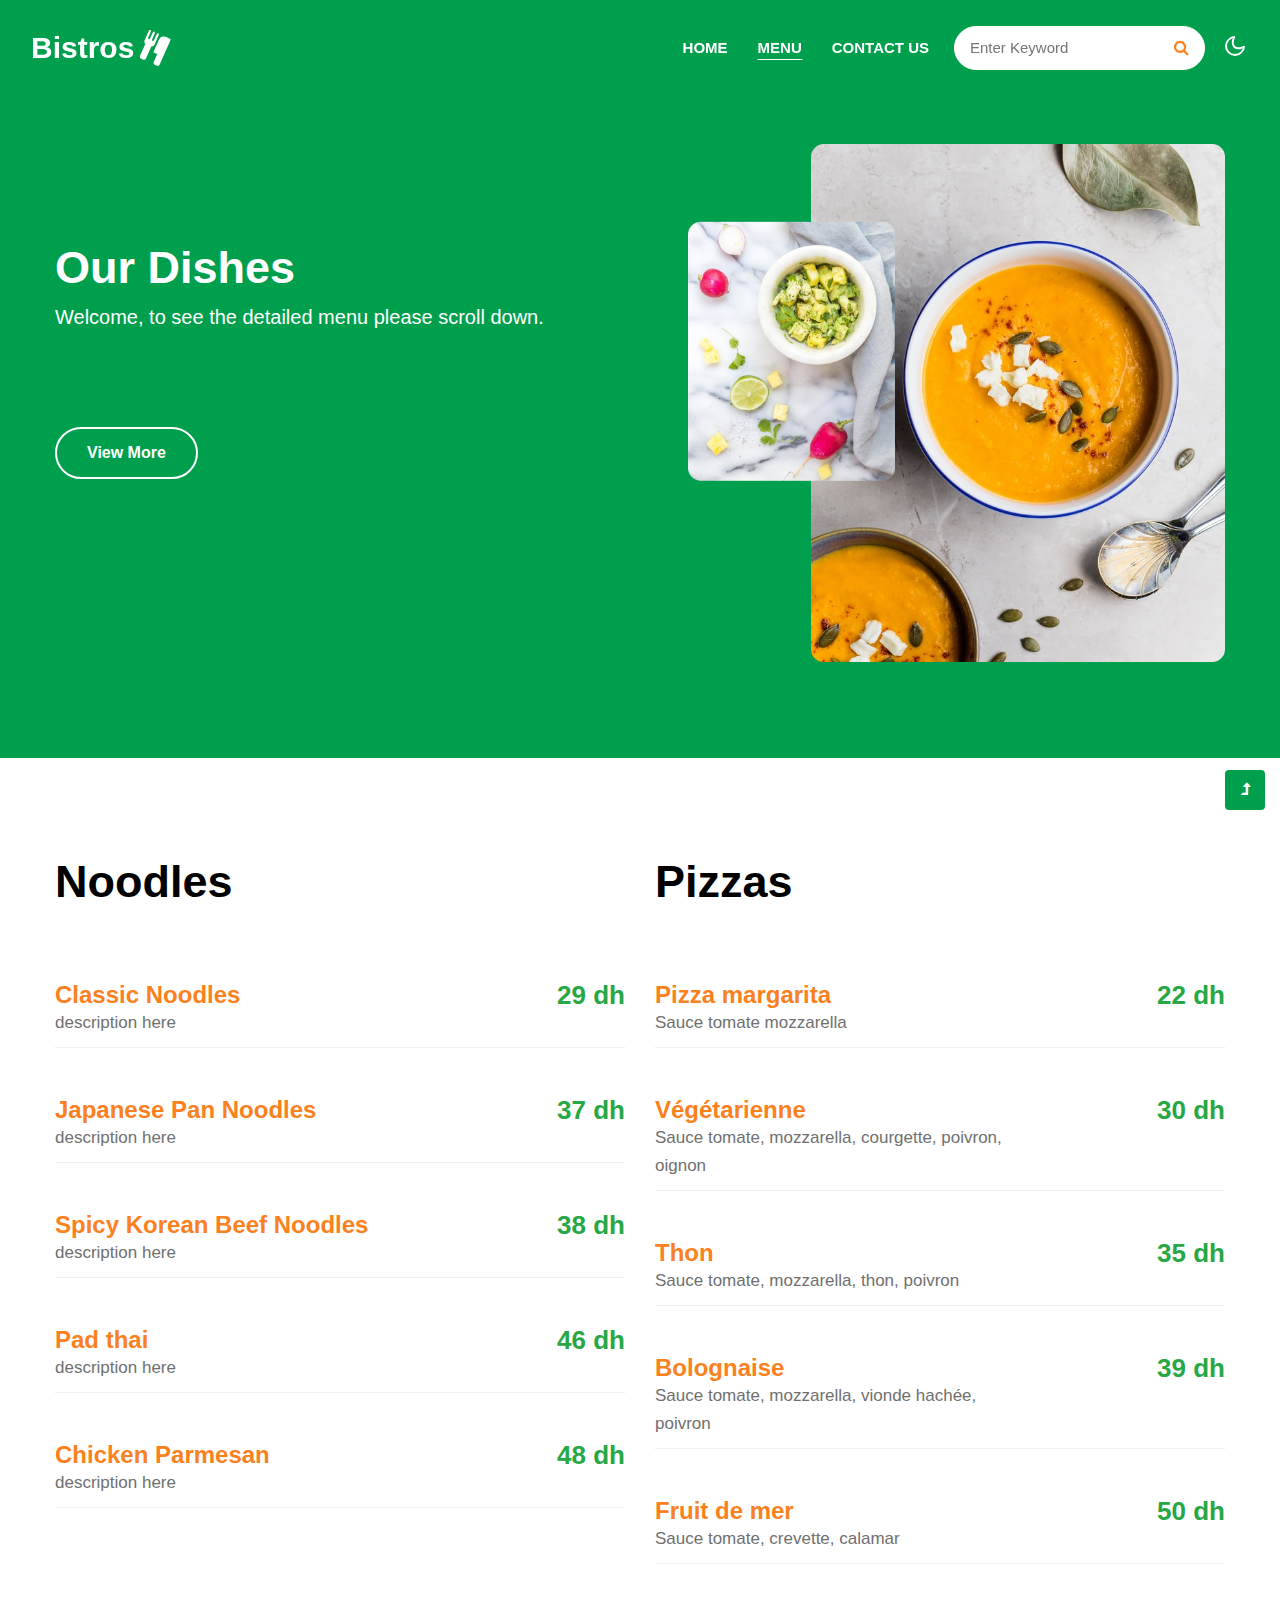
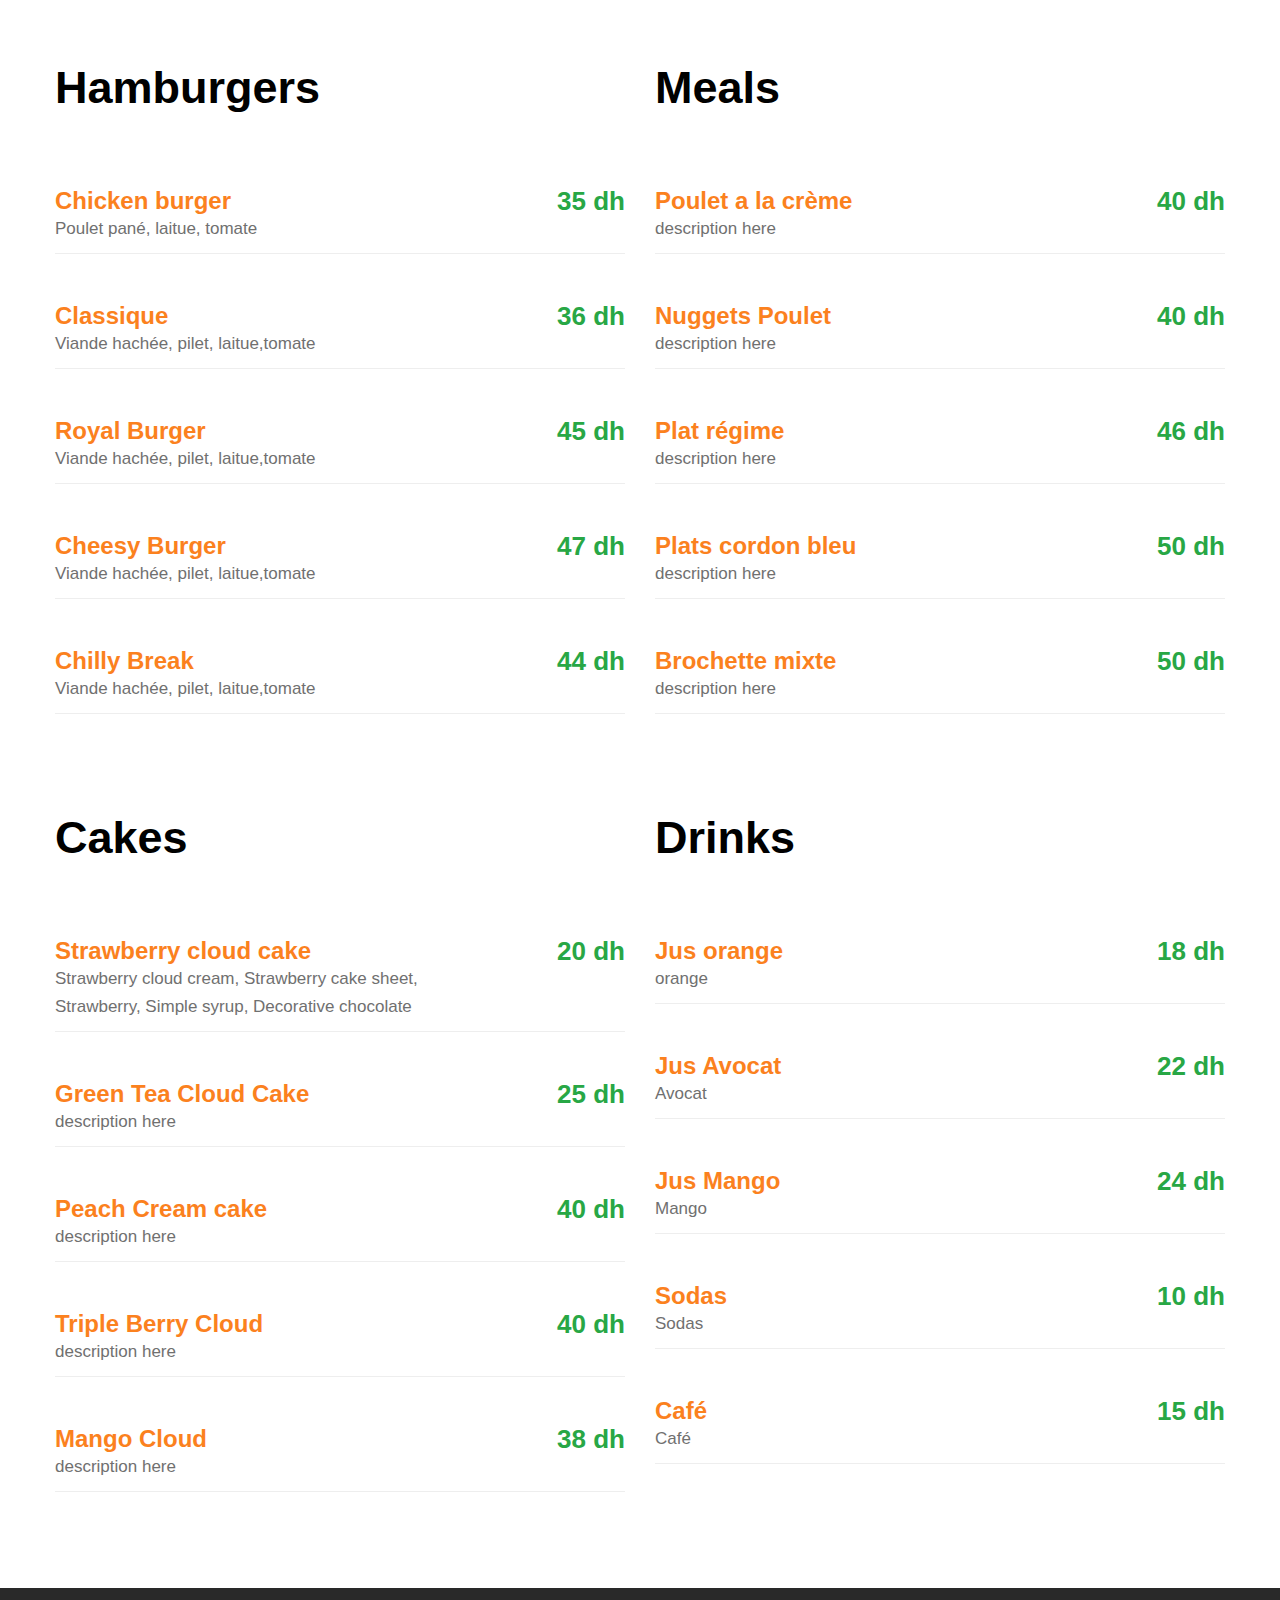
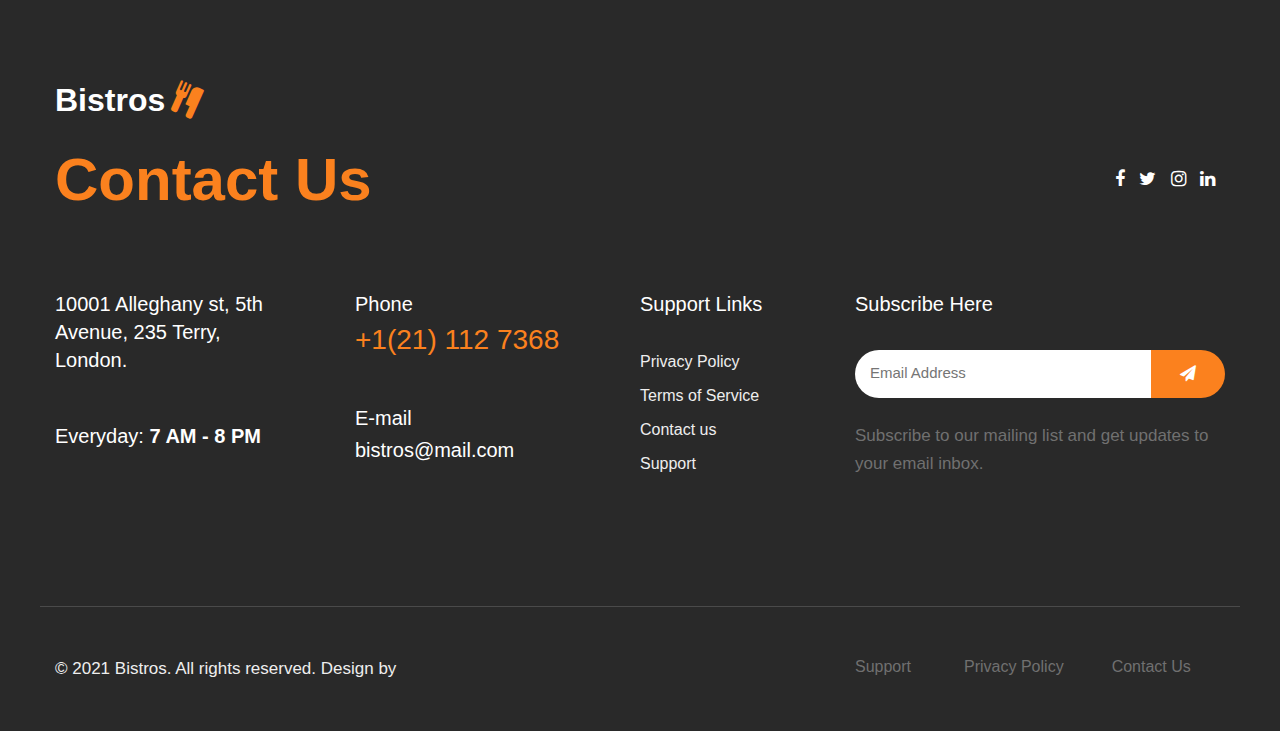
<file: menu.html>
<!DOCTYPE html>
<html lang="en">
<head>
    <meta charset="UTF-8">
    <meta http-equiv="X-UA-Compatible" content="IE=edge">
    <meta name="viewport" content="width=device-width, initial-scale=1.0">
    <meta name="description" content="We have a very varied menu, we are a restaurant that cares about its customers, the restaurant with the four stars">
    <meta name="keywords" content="safi, restaurant,fast food, safi food, Healthy food">
    <link rel="stylesheet" href="assets/css/style-starter.css">
    <title>Document</title>
</head>
<body>

    <!--header-->
    <header id="site-header" class="fixed-top">
        <div class="container-fluid">
            <nav class="navbar navbar-expand-lg stroke">
                <h1>
                    <a class="navbar-brand d-flex align-items-center" href="index.html">
                        Bistros <i class="fa fa-cutlery ml-2" aria-hidden="true"></i></a>
                </h1>
                <!-- if logo is image enable this   
    <a class="navbar-brand" href="#index.html">
        <img src="image-path" alt="Your logo" title="Your logo" style="height:35px;" />
    </a> -->
                <button class="navbar-toggler  collapsed bg-gradient" type="button" data-toggle="collapse"
                    data-target="#navbarTogglerDemo02" aria-controls="navbarTogglerDemo02" aria-expanded="false"
                    aria-label="Toggle navigation">
                    <span class="navbar-toggler-icon fa icon-expand fa-bars"></span>
                    <span class="navbar-toggler-icon fa icon-close fa-times"></span>
                </button>

                <div class="collapse navbar-collapse" id="navbarTogglerDemo02">
                    <ul class="navbar-nav ml-lg-auto">
                        <li class="nav-item">
                            <a class="nav-link" href="index.html">Home</a>
                        </li>
            
                        <li class="nav-item active">
                            <a class="nav-link" href="menu.html">Menu <span class="sr-only">(current)</span></a>
                        </li>
                        <li class="nav-item">
                            <a class="nav-link" href="contact.html">Contact Us</a>
                        </li>
                        <!-- search button -->
                        <div class="search-right">
                            <form action="#search" method="GET" class="search-box position-relative">
                                <div class="input-search">
                                    <input type="search" placeholder="Enter Keyword" name="search" required="required"
                                        autofocus="" class="search-popup">
                                </div>
                                <button type="submit" class="btn search-btn"><i class="fa fa-search"
                                        aria-hidden="true"></i></button>
                            </form>
                        </div>
                        <!-- //search button -->
                    </ul>
                </div>
                <!-- toggle switch for light and dark theme -->
                <div class="cont-ser-position">
                    <nav class="navigation">
                        <div class="theme-switch-wrapper">
                            <label class="theme-switch" for="checkbox">
                                <input type="checkbox" id="checkbox">
                                <div class="mode-container">
                                    <i class="gg-sun"></i>
                                    <i class="gg-moon"></i>
                                </div>
                            </label>
                        </div>
                    </nav>
                </div>
                <!-- //toggle switch for light and dark theme -->
            </nav>
        </div>
    </header>
    <!--//header-->

<!-- dishes section -->
<section class="w3l-recipes py-5" id="menu">
    <div class="container py-md-5 py-4">
        <div class="row">
            <div class="col-lg-6 recipe-left mb-md-0 mb-5">
                <div class="section-heading mb-sm-5 mb-4">
                    <br><br><br><br><br><br>
                    <h3 class="title-style mb-2 text-white">Our Dishes</h3>
                    <p class="lead text-white">
                        Welcome, to see the detailed menu please scroll down.
                    </p>
                </div>
                
                <a class="btn btn-style-white btn-style-border mt-5" href="menu.html#more">View More</a>
            </div>
            <div class="col-lg-6 recipe-right pl-5">
                <br><br>
                <img src="assets/images/image1.png" alt="" class="img-fluid img-responsive" />
            </div>
        </div>
    </div>
</section>
<!-- //dishes section -->

<!-- dishes section -->
<section class="w3l-recipes py-5" id="menu" style="background-color: white;">
    <div class="container py-md-5 py-4">
        <div class="row">
            <div class="col-lg-6 recipe-left mb-md-0 mb-5">
                <div class="section-heading mb-sm-5 mb-4">
                    <h3 class="title-style mb-2 text-white"> <span style="color: black;">Noodles</span></h3>

                </div>
                <div class="menu-sec mt-5 pt-md-4">
                    <div class="row border-dot no-gutters">
                        <div class="col-8 menu-item-name-home">
                            <h6 style="color: var(--primary-color);">Classic Noodles</h6>
                            <p>
                                description here
                            </p>
                        </div>
                        <div class="col-4 menu-item-price-home text-right">
                            <h6 style="color: var(--green);">29 dh</h6>
                        </div>
                    </div>
                </div>
                <div class="menu-sec mt-sm-5 mt-4">
                    <div class="row border-dot no-gutters">
                        <div class="col-8 menu-item-name-home">
                            <h6 style="color: var(--primary-color);">Japanese Pan Noodles</h6>
                            <p>
                                description here
                            </p>
                        </div>
                        <div class="col-4 menu-item-price-home text-right">
                            <h6 style="color: var(--green);">37 dh</h6>
                        </div>
                    </div>
                </div>
                <div class="menu-sec mt-sm-5 mt-4">
                    <div class="row border-dot no-gutters">
                        <div class="col-8 menu-item-name-home">
                            <h6 style="color: var(--primary-color);">Spicy Korean Beef Noodles</h6>
                            <p>
                                description here
                            </p>
                        </div>
                        <div class="col-4 menu-item-price-home text-right">
                            <h6 style="color: var(--green);">38 dh</h6>
                        </div>
                    </div>
                </div>
                <div class="menu-sec mt-sm-5 mt-4">
                    <div class="row border-dot no-gutters">
                        <div class="col-8 menu-item-name-home">
                            <h6 style="color: var(--primary-color);">Pad thai</h6>
                            <p>
                                description here
                            </p>
                        </div>
                        <div class="col-4 menu-item-price-home text-right">
                            <h6 style="color: var(--green);">46 dh</h6>
                        </div>
                    </div>
                </div>
                <div class="menu-sec mt-sm-5 mt-4">
                    <div class="row border-dot no-gutters">
                        <div class="col-8 menu-item-name-home">
                            <h6 style="color: var(--primary-color);">Chicken Parmesan</h6>
                            <p>
                                description here
                            </p>
                        </div>
                        <div class="col-4 menu-item-price-home text-right">
                            <h6 style="color: var(--green);">48 dh</h6>
                        </div>
                    </div>
                </div>
            </div>
            <div class="col-lg-6 recipe-left mb-md-0 mb-5">
                <div class="section-heading mb-sm-5 mb-4">
                    <h3 class="title-style mb-2 text-white"><span style="color: black;">Pizzas</span></h3>

                </div>
                <div class="menu-sec mt-5 pt-md-4">
                    <div class="row border-dot no-gutters">
                        <div class="col-8 menu-item-name-home">
                            <h6 style="color: var(--primary-color);">Pizza margarita</h6>
                            <p>
                                Sauce tomate mozzarella
                            </p>
                        </div>
                        <div class="col-4 menu-item-price-home text-right">
                            <h6 style="color: var(--green);">22 dh</h6>
                        </div>
                    </div>
                </div>
                <div class="menu-sec mt-sm-5 mt-4">
                    <div class="row border-dot no-gutters">
                        <div class="col-8 menu-item-name-home">
                            <h6 style="color: var(--primary-color);">Végétarienne</h6>
                            <p>
                                Sauce tomate, mozzarella, courgette, poivron, oignon
                            </p>
                        </div>
                        <div class="col-4 menu-item-price-home text-right">
                            <h6 style="color: var(--green);">30 dh</h6>
                        </div>
                    </div>
                </div>
                <div class="menu-sec mt-sm-5 mt-4">
                    <div class="row border-dot no-gutters">
                        <div class="col-8 menu-item-name-home">
                            <h6 style="color: var(--primary-color);">Thon</h6>
                            <p>
                                Sauce tomate, mozzarella, thon, poivron
                            </p>
                        </div>
                        <div class="col-4 menu-item-price-home text-right">
                            <h6 style="color: var(--green);">35 dh</h6>
                        </div>
                    </div>
                </div>
                <div class="menu-sec mt-sm-5 mt-4">
                    <div class="row border-dot no-gutters">
                        <div class="col-8 menu-item-name-home">
                            <h6 style="color: var(--primary-color);">Bolognaise</h6>
                            <p>
                                Sauce tomate, mozzarella, vionde hachée, poivron
                            </p>
                        </div>
                        <div class="col-4 menu-item-price-home text-right">
                            <h6 style="color: var(--green);">39 dh</h6>
                        </div>
                    </div>
                </div>
                <div class="menu-sec mt-sm-5 mt-4">
                    <div class="row border-dot no-gutters">
                        <div class="col-8 menu-item-name-home">
                            <h6 style="color: var(--primary-color);">Fruit de mer</h6>
                            <p>
                                Sauce tomate, crevette, calamar
                            </p>
                        </div>
                        <div class="col-4 menu-item-price-home text-right">
                            <h6 style="color: var(--green);">50 dh</h6>
                        </div>
                    </div>
                </div>
            </div>
        </div>
    </div>

    <div class="container py-md-5 py-4">
        <div class="row">
            <div class="col-lg-6 recipe-left mb-md-0 mb-5">
                <div class="section-heading mb-sm-5 mb-4">
                    <h3 class="title-style mb-2 text-white"><span style="color: black;">Hamburgers</span></h3>

                </div>
                <div class="menu-sec mt-5 pt-md-4">
                    <div class="row border-dot no-gutters">
                        <div class="col-8 menu-item-name-home">
                            <h6 style="color: var(--primary-color);">Chicken burger</h6>
                            <p>
                                Poulet pané, laitue, tomate
                            </p>
                        </div>
                        <div class="col-4 menu-item-price-home text-right">
                            <h6 style="color: var(--green);">35 dh</h6>
                        </div>
                    </div>
                </div>
                <div class="menu-sec mt-sm-5 mt-4">
                    <div class="row border-dot no-gutters">
                        <div class="col-8 menu-item-name-home">
                            <h6 style="color: var(--primary-color);">Classique</h6>
                            <p>
                                Viande hachée, pilet, laitue,tomate
                            </p>
                        </div>
                        <div class="col-4 menu-item-price-home text-right">
                            <h6 style="color: var(--green);">36 dh</h6>
                        </div>
                    </div>
                </div>
                <div class="menu-sec mt-sm-5 mt-4">
                    <div class="row border-dot no-gutters">
                        <div class="col-8 menu-item-name-home">
                            <h6 style="color: var(--primary-color);">Royal Burger</h6>
                            <p>
                                Viande hachée, pilet, laitue,tomate
                            </p>
                        </div>
                        <div class="col-4 menu-item-price-home text-right">
                            <h6 style="color: var(--green);">45 dh</h6>
                        </div>
                    </div>
                </div>
                <div class="menu-sec mt-sm-5 mt-4">
                    <div class="row border-dot no-gutters">
                        <div class="col-8 menu-item-name-home">
                            <h6 style="color: var(--primary-color);">Cheesy Burger</h6>
                            <p>
                                Viande hachée, pilet, laitue,tomate
                            </p>
                        </div>
                        <div class="col-4 menu-item-price-home text-right">
                            <h6 style="color: var(--green);">47 dh</h6>
                        </div>
                    </div>
                </div>
                <div class="menu-sec mt-sm-5 mt-4">
                    <div class="row border-dot no-gutters">
                        <div class="col-8 menu-item-name-home">
                            <h6 style="color: var(--primary-color);">Chilly Break</h6>
                            <p>
                                Viande hachée, pilet, laitue,tomate
                            </p>
                        </div>
                        <div class="col-4 menu-item-price-home text-right">
                            <h6 style="color: var(--green);">44 dh</h6>
                        </div>
                    </div>
                </div>
            </div>
            <div class="col-lg-6 recipe-left mb-md-0 mb-5">
                <div class="section-heading mb-sm-5 mb-4">
                    <h3 class="title-style mb-2 text-white"><span style="color: black;">Meals</span></h3>

                </div>
                <div class="menu-sec mt-5 pt-md-4">
                    <div class="row border-dot no-gutters">
                        <div class="col-8 menu-item-name-home">
                            <h6 style="color: var(--primary-color);">Poulet a la crème</h6>
                            <p>
                                description here
                            </p>
                        </div>
                        <div class="col-4 menu-item-price-home text-right">
                            <h6 style="color: var(--green);">40 dh</h6>
                        </div>
                    </div>
                </div>
                <div class="menu-sec mt-sm-5 mt-4">
                    <div class="row border-dot no-gutters">
                        <div class="col-8 menu-item-name-home">
                            <h6 style="color: var(--primary-color);">Nuggets Poulet</h6>
                            <p>
                                description here
                            </p>
                        </div>
                        <div class="col-4 menu-item-price-home text-right">
                            <h6 style="color: var(--green);">40 dh</h6>
                        </div>
                    </div>
                </div>
                <div class="menu-sec mt-sm-5 mt-4">
                    <div class="row border-dot no-gutters">
                        <div class="col-8 menu-item-name-home">
                            <h6 style="color: var(--primary-color);">Plat régime</h6>
                            <p>
                                description here
                            </p>
                        </div>
                        <div class="col-4 menu-item-price-home text-right">
                            <h6 style="color: var(--green);">46 dh</h6>
                        </div>
                    </div>
                </div>
                <div class="menu-sec mt-sm-5 mt-4">
                    <div class="row border-dot no-gutters">
                        <div class="col-8 menu-item-name-home">
                            <h6 style="color: var(--primary-color);">Plats cordon bleu</h6>
                            <p>
                                description here
                            </p>
                        </div>
                        <div class="col-4 menu-item-price-home text-right">
                            <h6 style="color: var(--green);">50 dh</h6>
                        </div>
                    </div>
                </div>
                <div class="menu-sec mt-sm-5 mt-4">
                    <div class="row border-dot no-gutters">
                        <div class="col-8 menu-item-name-home">
                            <h6 style="color: var(--primary-color);">Brochette mixte</h6>
                            <p>
                                description here
                            </p>
                        </div>
                        <div class="col-4 menu-item-price-home text-right">
                            <h6 style="color: var(--green);">50 dh</h6>
                        </div>
                    </div>
                </div>
            </div>
        </div>
    </div>

    <div class="container py-md-5 py-4">
        <div class="row">
            <div class="col-lg-6 recipe-left mb-md-0 mb-5">
                <div class="section-heading mb-sm-5 mb-4">
                    <h3 class="title-style mb-2 text-white"><span style="color: black;">Cakes</span></h3>

                </div>
                <div class="menu-sec mt-5 pt-md-4">
                    <div class="row border-dot no-gutters">
                        <div class="col-8 menu-item-name-home">
                            <h6 style="color: var(--primary-color);">Strawberry cloud cake</h6>
                            <p>
                                Strawberry cloud cream, Strawberry cake sheet, Strawberry, Simple syrup, Decorative chocolate
                            </p>
                        </div>
                        <div class="col-4 menu-item-price-home text-right">
                            <h6 style="color: var(--green);">20 dh</h6>
                        </div>
                    </div>
                </div>
                <div class="menu-sec mt-sm-5 mt-4">
                    <div class="row border-dot no-gutters">
                        <div class="col-8 menu-item-name-home">
                            <h6 style="color: var(--primary-color);">Green Tea Cloud Cake</h6>
                            <p>
                                description here
                            </p>
                        </div>
                        <div class="col-4 menu-item-price-home text-right">
                            <h6 style="color: var(--green);">25 dh</h6>
                        </div>
                    </div>
                </div>
                <div class="menu-sec mt-sm-5 mt-4">
                    <div class="row border-dot no-gutters">
                        <div class="col-8 menu-item-name-home">
                            <h6 style="color: var(--primary-color);">Peach Cream cake</h6>
                            <p>
                                description here
                            </p>
                        </div>
                        <div class="col-4 menu-item-price-home text-right">
                            <h6 style="color: var(--green);">40 dh</h6>
                        </div>
                    </div>
                </div>
                <div class="menu-sec mt-sm-5 mt-4">
                    <div class="row border-dot no-gutters">
                        <div class="col-8 menu-item-name-home">
                            <h6 style="color: var(--primary-color);">Triple Berry Cloud</h6>
                            <p>
                                description here
                            </p>
                        </div>
                        <div class="col-4 menu-item-price-home text-right">
                            <h6 style="color: var(--green);">40 dh</h6>
                        </div>
                    </div>
                </div>
                <div class="menu-sec mt-sm-5 mt-4">
                    <div class="row border-dot no-gutters">
                        <div class="col-8 menu-item-name-home">
                            <h6 style="color: var(--primary-color);">Mango Cloud</h6>
                            <p>
                                description here
                            </p>
                        </div>
                        <div class="col-4 menu-item-price-home text-right">
                            <h6 style="color: var(--green);">38 dh</h6>
                        </div>
                    </div>
                </div>
            </div>
            <div class="col-lg-6 recipe-left mb-md-0 mb-5">
                <div class="section-heading mb-sm-5 mb-4">
                    <h3 class="title-style mb-2 text-white"><span style="color: black;">Drinks</span></h3>

                </div>
                <div class="menu-sec mt-5 pt-md-4">
                    <div class="row border-dot no-gutters">
                        <div class="col-8 menu-item-name-home">
                            <h6 style="color: var(--primary-color);">Jus orange</h6>
                            <p>
                                orange
                            </p>
                        </div>
                        <div class="col-4 menu-item-price-home text-right">
                            <h6 style="color: var(--green);">18 dh</h6>
                        </div>
                    </div>
                </div>
                <div class="menu-sec mt-sm-5 mt-4">
                    <div class="row border-dot no-gutters">
                        <div class="col-8 menu-item-name-home">
                            <h6 style="color: var(--primary-color);">Jus Avocat </h6>
                            <p>
                                Avocat
                            </p>
                        </div>
                        <div class="col-4 menu-item-price-home text-right">
                            <h6 style="color: var(--green);">22 dh</h6>
                        </div>
                    </div>
                </div>
                <div class="menu-sec mt-sm-5 mt-4">
                    <div class="row border-dot no-gutters">
                        <div class="col-8 menu-item-name-home">
                            <h6 style="color: var(--primary-color);">Jus Mango</h6>
                            <p>
                                Mango
                            </p>
                        </div>
                        <div class="col-4 menu-item-price-home text-right">
                            <h6 style="color: var(--green);">24 dh</h6>
                        </div>
                    </div>
                </div>
                <div class="menu-sec mt-sm-5 mt-4">
                    <div class="row border-dot no-gutters">
                        <div class="col-8 menu-item-name-home">
                            <h6 style="color: var(--primary-color);">Sodas</h6>
                            <p>
                                Sodas
                            </p>
                        </div>
                        <div class="col-4 menu-item-price-home text-right">
                            <h6 style="color: var(--green);">10 dh</h6>
                        </div>
                    </div>
                </div>
                <div class="menu-sec mt-sm-5 mt-4">
                    <div class="row border-dot no-gutters">
                        <div class="col-8 menu-item-name-home">
                            <h6 style="color: var(--primary-color);">Café</h6>
                            <p>
                                Café
                            </p>
                        </div>
                        <div class="col-4 menu-item-price-home text-right">
                            <h6 style="color: var(--green);">15 dh</h6>
                        </div>
                    </div>
                </div>
            </div>
        </div>
    </div>


</section>
<!-- //dishes section -->

    <!-- footer -->
    <footer class="w3l-footer-29-main"  id="contact">
        <div class="footer-29-w3l py-5">
            <div class="container pt-md-5 pt-4">
                <div class="w3l-footer-texthny-inf">
                    <h2>
                        <a class="d-flex align-items-center logo-2" href="index.html">
                            Bistros <i class="fa fa-cutlery ml-2" aria-hidden="true"></i></a>
                    </h2>
                    <div class="footer-list-cont d-flex align-items-center justify-content-between mt-md-5 mt-4 mb-5">
                        <h6 class="foot-sub-title">Contact Us</h6>

                        <div class="main-social-footer-29">
                            <a href="#facebook" class="facebook"><span class="fa fa-facebook"></span></a>
                            <a href="#twitter" class="twitter"><span class="fa fa-twitter"></span></a>
                            <a href="#instagram" class="instagram"><span class="fa fa-instagram"></span></a>
                            <a href="#linkedin" class="linkedin"><span class="fa fa-linkedin"></span></a>
                        </div>
                    </div>
                </div>
                <div class="row footer-top-29 mt-lg-5 mt-md-4 pt-md-5">
                    <div class="col-lg-3 col-sm-6">
                        <div class="address-grid">
                            <h5>10001 Alleghany st, 5th Avenue, 235 Terry, <br> London.</h5>
                            <h5 class="mt-sm-5 mt-4">Everyday: <span> 7 AM - 8 PM</span></h5>
                        </div>
                    </div>
                    <div class="col-lg-3 col-sm-6 mt-sm-0 mt-4">
                        <div class="address-grid">
                            <h5>Phone</h5>
                            <h5 class="phone-number-text mt-2"><a href="tel:+1(21) 234 4567">+1(21) 112 7368</a></h5>
                        </div>
                        <div class="address-grid mt-sm-5 mt-4">
                            <h5>E-mail</h5>
                            <h5 class="email-cont-text mt-1"> <a href="mailto:bistros@mail.com"
                                    class="mail">bistros@mail.com</a></h5>
                        </div>
                    </div>
                    <div class="col-lg-2 col-md-6 col-sm-5 footer-list-menu pl-lg-0 mt-lg-0 mt-sm-5 mt-4">
                        <div class="address-grid">
                            <h5 class="mb-4 pb-lg-2">Support Links</h5>
                            <ul>
                                <li><a href="#privacy">Privacy Policy</a></li>
                                <li><a href="#terms"> Terms of Service</a></li>
                                <li><a href="contact.html">Contact us</a></li>
                                <li><a href="#support"> Support</a></li>
                            </ul>
                        </div>
                    </div>
                    <div class="address-grid col-lg-4 col-md-6 col-sm-7 mt-lg-0 mt-sm-5 mt-4 w3l-footer-16-main">
                        <h5>Subscribe Here</h5>
                        <form action="#" class="subscribe d-flex mt-4 pt-lg-2 mb-4" method="post">
                            <input type="email" name="email" placeholder="Email Address" required="">
                            <button><span class="fa fa-paper-plane" aria-hidden="true"></span></button>
                        </form>
                        <p>Subscribe to our mailing list and get updates to your email inbox.</p>
                    </div>
                </div>
                <!-- copyright -->
                <div class="w3l-copyright mt-lg-5 mt-sm-4 pt-md-4 pt-3">
                    <div class="row bottom-copies pt-md-5 pt-4 mt-md-5 mt-4">
                        <p class="col-lg-8 copy-footer-29">© 2021 Bistros. All rights reserved. Design by <a
                                href="https://  .com/" target="_blank">
                                  </a></p>
                        <div class="col-lg-4 footer-list-29 mt-lg-0 mt-md-4 mt-2">
                            <ul class="d-flex text-lg-right">
                                <li><a href="#support"> Support</a></li>
                                <li class="mx-lg-5 mx-md-4 mx-3"><a href="#privacy">Privacy Policy</a>
                                </li>
                                <li><a href="contact.html">Contact Us</a></li>
                            </ul>
                        </div>
                    </div>
                </div>
            </div>
        </div>
    </footer>
    <!-- //footer -->
    <!-- Js scripts -->
    <!-- move top -->
    <button onclick="topFunction()" id="movetop" title="Go to top">
        <span class="fa fa-level-up" aria-hidden="true"></span>
    </button>
    <script>
        // When the user scrolls down 20px from the top of the document, show the button
        window.onscroll = function () {
            scrollFunction()
        };

        function scrollFunction() {
            if (document.body.scrollTop > 20 || document.documentElement.scrollTop > 20) {
                document.getElementById("movetop").style.display = "block";
            } else {
                document.getElementById("movetop").style.display = "none";
            }
        }

        // When the user clicks on the button, scroll to the top of the document
        function topFunction() {
            document.body.scrollTop = 0;
            document.documentElement.scrollTop = 0;
        }
    </script>
    <!-- //move top -->

    <!-- common jquery plugin -->
    <script src="assets/js/jquery-3.3.1.min.js"></script>
    <!-- //common jquery plugin -->

    <!-- counter for stats -->
    <script src="assets/js/counter.js"></script>
    <!-- //counter for stats -->

    <!-- theme switch js (light and dark)-->
    <script src="assets/js/theme-change.js"></script>
    <script>
        function autoType(elementClass, typingSpeed) {
            var thhis = $(elementClass);
            thhis.css({
                "position": "relative",
                "display": "inline-block"
            });
            thhis.prepend('<div class="cursor" style="right: initial; left:0;"></div>');
            thhis = thhis.find(".text-js");
            var text = thhis.text().trim().split('');
            var amntOfChars = text.length;
            var newString = "";
            thhis.text("|");
            setTimeout(function () {
                thhis.css("opacity", 1);
                thhis.prev().removeAttr("style");
                thhis.text("");
                for (var i = 0; i < amntOfChars; i++) {
                    (function (i, char) {
                        setTimeout(function () {
                            newString += char;
                            thhis.text(newString);
                        }, i * typingSpeed);
                    })(i + 1, text[i]);
                }
            }, 1500);
        }

        $(document).ready(function () {
            // Now to start autoTyping just call the autoType function with the 
            // class of outer div
            // The second paramter is the speed between each letter is typed.   
            autoType(".type-js", 200);
        });
    </script>
    <!-- //theme switch js (light and dark)-->

    <!-- MENU-JS -->
    <script>
        $(window).on("scroll", function () {
            var scroll = $(window).scrollTop();

            if (scroll >= 80) {
                $("#site-header").addClass("nav-fixed");
            } else {
                $("#site-header").removeClass("nav-fixed");
            }
        });

        //Main navigation Active Class Add Remove
        $(".navbar-toggler").on("click", function () {
            $("header").toggleClass("active");
        });
        $(document).on("ready", function () {
            if ($(window).width() > 991) {
                $("header").removeClass("active");
            }
            $(window).on("resize", function () {
                if ($(window).width() > 991) {
                    $("header").removeClass("active");
                }
            });
        });
    </script>
    <!-- //MENU-JS -->

    <!-- disable body scroll which navbar is in active -->
    <script>
        $(function () {
            $('.navbar-toggler').click(function () {
                $('body').toggleClass('noscroll');
            })
        });
    </script>
    <!-- //disable body scroll which navbar is in active -->

    <!--bootstrap-->
    <script src="assets/js/bootstrap.min.js"></script>
    <!-- //bootstrap-->
    <!-- //Js scripts -->
</body>
</html>
</file>
<file: assets/css/style2.css>
*{
    margin: 0px;
    padding: 0px;
    box-sizing: border-box;
    font-family: sans-serif;
}
body{
    overflow-x: hidden;
}

.container{
    max-width: 80%;
    margin: 0 auto;
    margin-bottom: 20px;
}
#infos-cont h2{
    margin-top: 14%;
    font-size: 36px;
    margin-bottom: 2%;
    color: #333;
}
.contact-wrapper{
    display: grid;
    grid-template-columns: repeat(2,1fr);
    grid-gap: 30px;
}
.contact-form{
    text-align: left;
    /* width: auto;
    flex: 50%; */
}

.contact-form h3{
    font-size: 24px;
    margin-bottom: 20px;
    color: #333;
    /* text-align: center; */
}
.form-group{
    margin-bottom: 20px;
}
input, textarea{
    width: 100%;
    padding: 12px;
    border-radius: 8px;
    border: none;
    background-color: #f8f9fa;
    color:#333;
}

input:focus,
textarea:focus{
    outline: none;
    box-shadow: 0 0 8px #eeeeee;
}
.butt{
    display: inline-block;
    padding: 12px 24px;
    background-color: #fb811e;
    color: #ffc945;
    border:none;
    cursor: pointer;
    transition: 0.3;
    border-radius: 8px;
    margin-top: 5%;
}

button:hover{
    background-color: #fcf1e7;
}
.infos{
    text-align: center; 
    display:flex;
    align-items:center;
    justify-content: center;
    margin-top: 0% !important;
    margin: 7%;
    margin-bottom: 2%;
}

.tel i, .email i{
    color: #fb811e;
    font-size: 3.5em;
}
.adress i{
    font-size: 3.5em;
    color: #009f4d;
}

.infos h4{
    font-family: 'Segoe UI', Tahoma, Geneva, Verdana, sans-serif;
    font-size: 36px;
}

.infos p{
    margin-top: 30px;
    font-size: 25px;
}

.infos  .adress{
    margin-top: 7.5%;
    margin: 7%;
}
.contact-info h3{
    font-size: 24px;
    margin-bottom: 20px;
    color: #333;
}
.contact-info p{
    margin-bottom: 10px;
    color: #555;
}

.map{
    /* width: 50%; */
    height: auto;
    flex: 50%;
}

 @media screen and (max-width: 768px){
    .container{
        padding: 20px;
    }
   .contact-wrapper{
        grid-template-columns: 1fr;
    }
    /* button { */
        /* font-size: 14px; Réduisez la taille du texte des boutons */
        /* padding: 10px 20px; Réduisez l'espacement des boutons */
    /* } */
}

@media screen and (max-width: 576px) {
    .container {
        max-width: 100%;
        padding: 10px;
    }
    .contact-wrapper {
        grid-template-columns: 1fr;
    }
    .contact-form button {
        font-size: 14px; /* Réduisez la taille du texte des boutons */
        padding: 10px 20px; /* Réduisez l'espacement des boutons */
    }
}
@media screen and (max-width: 375px) {
    .container {
        max-width: 100%;
        padding: 10px;
    }
    .contact-wrapper {
        grid-template-columns: 1fr;
    }
    .contact-form button {
        font-size: 14px; /* Réduisez la taille du texte des boutons */
        padding: 10px 20px; /* Réduisez l'espacement des boutons */
    }
}
</file>
<file: assets/css/style-starter.css>
@charset "UTF-8";

/*--
Author: W3layouts
Author URL: http://w3layouts.com
--*/
/*!
 * Bootstrap v4.4.1 (https://getbootstrap.com/)
 * Copyright 2011-2019 The Bootstrap Authors
 * Copyright 2011-2019 Twitter, Inc.
 * Licensed under MIT (https://github.com/twbs/bootstrap/blob/master/LICENSE)
 */
:root {
  --blue: #007bff;
  --indigo: #6610f2;
  --purple: #6f42c1;
  --pink: #e83e8c;
  --red: #dc3545;
  --orange: #fd7e14;
  --yellow: #ffc107;
  --green: #28a745;
  --teal: #20c997;
  --cyan: #17a2b8;
  --white: #fff;
  --gray: #6c757d;
  --gray-dark: #343a40;
  --primary: #ff4c4c;
  --secondary: #e71d36;
  --success: #28a745;
  --info: #17a2b8;
  --warning: #ffc107;
  --danger: #dc3545;
  --light: #f8f9fa;
  --dark: #343a40;
  --breakpoint-xs: 0;
  --breakpoint-sm: 576px;
  --breakpoint-md: 768px;
  --breakpoint-lg: 992px;
  --breakpoint-xl: 1200px;
  --font-family-sans-serif: -apple-system, BlinkMacSystemFont, "Segoe UI", Roboto, "Helvetica Neue", Arial, "Noto Sans", sans-serif, "Apple Color Emoji", "Segoe UI Emoji", "Segoe UI Symbol", "Noto Color Emoji";
  --font-family-monospace: SFMono-Regular, Menlo, Monaco, Consolas, "Liberation Mono", "Courier New", monospace;
}

*,
*::before,
*::after {
  box-sizing: border-box;
}

html {
  font-family: sans-serif;
  line-height: 1.15;
  -webkit-text-size-adjust: 100%;
  -webkit-tap-highlight-color: rgba(0, 0, 0, 0);
}

article,
aside,
figcaption,
figure,
footer,
header,
hgroup,
main,
nav,
section {
  display: block;
}

body {
  margin: 0;
  font-family: -apple-system, BlinkMacSystemFont, "Segoe UI", Roboto, "Helvetica Neue", Arial, "Noto Sans", sans-serif, "Apple Color Emoji", "Segoe UI Emoji", "Segoe UI Symbol", "Noto Color Emoji";
  font-size: 1rem;
  font-weight: 400;
  line-height: 1.5;
  color: #212529;
  text-align: left;
  background-color: #fff;
}

[tabindex="-1"]:focus:not(:focus-visible) {
  outline: 0 !important;
}

hr {
  box-sizing: content-box;
  height: 0;
  overflow: visible;
}

h1,
h2,
h3,
h4,
h5,
h6 {
  margin-top: 0;
  margin-bottom: 0.5rem;
}

p {
  margin-top: 0;
  margin-bottom: 1rem;
}

abbr[title],
abbr[data-original-title] {
  text-decoration: underline;
  -webkit-text-decoration: underline dotted;
  text-decoration: underline dotted;
  cursor: help;
  border-bottom: 0;
  -webkit-text-decoration-skip-ink: none;
  text-decoration-skip-ink: none;
}

address {
  margin-bottom: 1rem;
  font-style: normal;
  line-height: inherit;
}

ol,
ul,
dl {
  margin-top: 0;
  margin-bottom: 1rem;
}

ol ol,
ul ul,
ol ul,
ul ol {
  margin-bottom: 0;
}

dt {
  font-weight: 600;
}

dd {
  margin-bottom: .5rem;
  margin-left: 0;
}

blockquote {
  margin: 0 0 1rem;
}

b,
strong {
  font-weight: bolder;
}

small {
  font-size: 80%;
}

sub,
sup {
  position: relative;
  font-size: 75%;
  line-height: 0;
  vertical-align: baseline;
}

sub {
  bottom: -.25em;
}

sup {
  top: -.5em;
}

a {
  color: var(--font-color);
  text-decoration: none;
  background-color: transparent;
}

a:hover {
  color: var(--primary-color);
  text-decoration: underline;
}

a,
a:hover,
button,
button:hover {
  text-decoration: none;
  transition: .5s all;
  -moz-transition: .5s all;
}

a:not([href]) {
  color: inherit;
  text-decoration: none;
}

a:not([href]):hover {
  color: inherit;
  text-decoration: none;
}

pre,
code,
kbd,
samp {
  font-family: SFMono-Regular, Menlo, Monaco, Consolas, "Liberation Mono", "Courier New", monospace;
  font-size: 1em;
}

pre {
  margin-top: 0;
  margin-bottom: 1rem;
  overflow: auto;
}

figure {
  margin: 0 0 1rem;
}

img {
  vertical-align: middle;
  border-style: none;
}

svg {
  overflow: hidden;
  vertical-align: middle;
}

table {
  border-collapse: collapse;
}

caption {
  padding-top: 0.75rem;
  padding-bottom: 0.75rem;
  color: #6c757d;
  text-align: left;
  caption-side: bottom;
}

th {
  text-align: inherit;
}

label {
  display: inline-block;
  margin-bottom: 0.5rem;
}

button {
  border-radius: 0;
}

button:focus {
  outline: 1px dotted;
  outline: 5px auto -webkit-focus-ring-color;
}

input,
button,
select,
optgroup,
textarea {
  margin: 0;
  font-family: inherit;
  font-size: inherit;
  line-height: inherit;
}

button,
input {
  overflow: visible;
}

button,
select {
  text-transform: none;
}

select {
  word-wrap: normal;
}

button,
[type="button"],
[type="reset"],
[type="submit"] {
  -webkit-appearance: button;
}

button:not(:disabled),
[type="button"]:not(:disabled),
[type="reset"]:not(:disabled),
[type="submit"]:not(:disabled) {
  cursor: pointer;
}

button::-moz-focus-inner,
[type="button"]::-moz-focus-inner,
[type="reset"]::-moz-focus-inner,
[type="submit"]::-moz-focus-inner {
  padding: 0;
  border-style: none;
}

input[type="radio"],
input[type="checkbox"] {
  box-sizing: border-box;
  padding: 0;
}

input[type="date"],
input[type="time"],
input[type="datetime-local"],
input[type="month"] {
  -webkit-appearance: listbox;
}

textarea {
  overflow: auto;
  resize: vertical;
}

fieldset {
  min-width: 0;
  padding: 0;
  margin: 0;
  border: 0;
}

legend {
  display: block;
  width: 100%;
  max-width: 100%;
  padding: 0;
  margin-bottom: .5rem;
  font-size: 1.5rem;
  line-height: inherit;
  color: inherit;
  white-space: normal;
}

@media (max-width: 1200px) {
  legend {
    font-size: calc(1.275rem + 0.3vw);
  }
}

progress {
  vertical-align: baseline;
}

[type="number"]::-webkit-inner-spin-button,
[type="number"]::-webkit-outer-spin-button {
  height: auto;
}

[type="search"] {
  outline-offset: -2px;
  -webkit-appearance: none;
}

[type="search"]::-webkit-search-decoration {
  -webkit-appearance: none;
}

::-webkit-file-upload-button {
  font: inherit;
  -webkit-appearance: button;
}

output {
  display: inline-block;
}

summary {
  display: list-item;
  cursor: pointer;
}

template {
  display: none;
}

[hidden] {
  display: none !important;
}

h1,
h2,
h3,
h4,
h5,
h6,
.h1,
.h2,
.h3,
.h4,
.h5,
.h6 {
  margin-bottom: 0.5rem;
  font-weight: 400;
  line-height: 28px;
}

h1,
.h1 {
  font-size: 2.5rem;
}

@media (max-width: 1200px) {

  h1,
  .h1 {
    font-size: calc(1.375rem + 1.5vw);
  }
}

h2,
.h2 {
  font-size: 2rem;
}

@media (max-width: 1200px) {

  h2,
  .h2 {
    font-size: calc(1.325rem + 0.9vw);
  }
}

h3,
.h3 {
  font-size: 1.75rem;
}

@media (max-width: 1200px) {

  h3,
  .h3 {
    font-size: calc(1.3rem + 0.6vw);
  }
}

h4,
.h4 {
  font-size: 1.5rem;
}

@media (max-width: 1200px) {

  h4,
  .h4 {
    font-size: calc(1.275rem + 0.3vw);
  }
}

h5,
.h5 {
  font-size: 1.25rem;
}

h6,
.h6 {
  font-size: 1rem;
}

.lead {
  font-size: 1.25rem;
  font-weight: 300;
}

.display-1 {
  font-size: 6rem;
  font-weight: 300;
  line-height: 1.2;
}

@media (max-width: 1200px) {
  .display-1 {
    font-size: calc(1.725rem + 5.7vw);
  }
}

.display-2 {
  font-size: 5.5rem;
  font-weight: 300;
  line-height: 1.2;
}

@media (max-width: 1200px) {
  .display-2 {
    font-size: calc(1.675rem + 5.1vw);
  }
}

.display-3 {
  font-size: 4.5rem;
  font-weight: 300;
  line-height: 1.2;
}

@media (max-width: 1200px) {
  .display-3 {
    font-size: calc(1.575rem + 3.9vw);
  }
}

.display-4 {
  font-size: 3.5rem;
  font-weight: 300;
  line-height: 1.2;
}

@media (max-width: 1200px) {
  .display-4 {
    font-size: calc(1.475rem + 2.7vw);
  }
}

hr {
  margin-top: 1rem;
  margin-bottom: 1rem;
  border: 0;
  border-top: 1px solid rgba(0, 0, 0, 0.1);
}

small,
.small {
  font-size: 80%;
  font-weight: 400;
}

mark,
.mark {
  padding: 0.2em;
  background-color: #fcf8e3;
}

.list-unstyled {
  padding-left: 0;
  list-style: none;
}

.list-inline {
  padding-left: 0;
  list-style: none;
}

.list-inline-item {
  display: inline-block;
}

.list-inline-item:not(:last-child) {
  margin-right: 0.5rem;
}

.initialism {
  font-size: 90%;
  text-transform: uppercase;
}

.blockquote {
  margin-bottom: 1rem;
  font-size: 1.25rem;
}

.blockquote-footer {
  display: block;
  font-size: 80%;
  color: #6c757d;
}

.blockquote-footer::before {
  content: "\2014\00A0";
}

.img-fluid {
  max-width: 100%;
  height: auto;
}

.img-thumbnail {
  padding: 0.25rem;
  background-color: #fff;
  border: 1px solid #dee2e6;
  border-radius: 0.25rem;
  max-width: 100%;
  height: auto;
}

.figure {
  display: inline-block;
}

.figure-img {
  margin-bottom: 0.5rem;
  line-height: 1;
}

.figure-caption {
  font-size: 90%;
  color: #6c757d;
}

code {
  font-size: 87.5%;
  color: #e83e8c;
  word-wrap: break-word;
}

a>code {
  color: inherit;
}

kbd {
  padding: 0.2rem 0.4rem;
  font-size: 87.5%;
  color: #fff;
  background-color: #212529;
  border-radius: 0.2rem;
}

kbd kbd {
  padding: 0;
  font-size: 100%;
  font-weight: 600;
}

pre {
  display: block;
  font-size: 87.5%;
  color: #212529;
}

pre code {
  font-size: inherit;
  color: inherit;
  word-break: normal;
}

.pre-scrollable {
  max-height: 340px;
  overflow-y: scroll;
}

.container {
  width: 100%;
  padding-right: 15px;
  padding-left: 15px;
  margin-right: auto;
  margin-left: auto;
}

@media (min-width: 576px) {
  .container {
    max-width: 540px;
  }
}

@media (min-width: 768px) {
  .container {
    max-width: 720px;
  }
}

@media (min-width: 992px) {
  .container {
    max-width: 960px;
  }
}

@media (min-width: 1200px) {
  .container {
    max-width: 1140px;
  }
}

.container-fluid,
.container-sm,
.container-md,
.container-lg,
.container-xl {
  width: 100%;
  padding-right: 15px;
  padding-left: 15px;
  margin-right: auto;
  margin-left: auto;
}

@media (min-width: 576px) {

  .container,
  .container-sm {
    max-width: 540px;
  }
}

@media (min-width: 768px) {

  .container,
  .container-sm,
  .container-md {
    max-width: 720px;
  }
}

@media (min-width: 992px) {

  .container,
  .container-sm,
  .container-md,
  .container-lg {
    max-width: 960px;
  }
}

@media (min-width: 1200px) {

  .container,
  .container-sm,
  .container-md,
  .container-lg,
  .container-xl {
    max-width: 1140px;
  }
}

.row {
  display: flex;
  flex-wrap: wrap;
  margin-right: -15px;
  margin-left: -15px;
}

.no-gutters {
  margin-right: 0;
  margin-left: 0;
}

.no-gutters>.col,
.no-gutters>[class*="col-"] {
  padding-right: 0;
  padding-left: 0;
}

.col-1,
.col-2,
.col-3,
.col-4,
.col-5,
.col-6,
.col-7,
.col-8,
.col-9,
.col-10,
.col-11,
.col-12,
.col,
.col-auto,
.col-sm-1,
.col-sm-2,
.col-sm-3,
.col-sm-4,
.col-sm-5,
.col-sm-6,
.col-sm-7,
.col-sm-8,
.col-sm-9,
.col-sm-10,
.col-sm-11,
.col-sm-12,
.col-sm,
.col-sm-auto,
.col-md-1,
.col-md-2,
.col-md-3,
.col-md-4,
.col-md-5,
.col-md-6,
.col-md-7,
.col-md-8,
.col-md-9,
.col-md-10,
.col-md-11,
.col-md-12,
.col-md,
.col-md-auto,
.col-lg-1,
.col-lg-2,
.col-lg-3,
.col-lg-4,
.col-lg-5,
.col-lg-6,
.col-lg-7,
.col-lg-8,
.col-lg-9,
.col-lg-10,
.col-lg-11,
.col-lg-12,
.col-lg,
.col-lg-auto,
.col-xl-1,
.col-xl-2,
.col-xl-3,
.col-xl-4,
.col-xl-5,
.col-xl-6,
.col-xl-7,
.col-xl-8,
.col-xl-9,
.col-xl-10,
.col-xl-11,
.col-xl-12,
.col-xl,
.col-xl-auto {
  position: relative;
  width: 100%;
  padding-right: 15px;
  padding-left: 15px;
}

.col {
  flex-basis: 0;
  flex-grow: 1;
  max-width: 100%;
}

.row-cols-1>* {
  flex: 0 0 100%;
  max-width: 100%;
}

.row-cols-2>* {
  flex: 0 0 50%;
  max-width: 50%;
}

.row-cols-3>* {
  flex: 0 0 33.33333%;
  max-width: 33.33333%;
}

.row-cols-4>* {
  flex: 0 0 25%;
  max-width: 25%;
}

.row-cols-5>* {
  flex: 0 0 20%;
  max-width: 20%;
}

.row-cols-6>* {
  flex: 0 0 16.66667%;
  max-width: 16.66667%;
}

.col-auto {
  flex: 0 0 auto;
  width: auto;
  max-width: 100%;
}

.col-1 {
  flex: 0 0 8.33333%;
  max-width: 8.33333%;
}

.col-2 {
  flex: 0 0 16.66667%;
  max-width: 16.66667%;
}

.col-3 {
  flex: 0 0 25%;
  max-width: 25%;
}

.col-4 {
  flex: 0 0 33.33333%;
  max-width: 33.33333%;
}

.col-5 {
  flex: 0 0 41.66667%;
  max-width: 41.66667%;
}

.col-6 {
  flex: 0 0 50%;
  max-width: 50%;
}

.col-7 {
  flex: 0 0 58.33333%;
  max-width: 58.33333%;
}

.col-8 {
  flex: 0 0 66.66667%;
  max-width: 66.66667%;
}

.col-9 {
  flex: 0 0 75%;
  max-width: 75%;
}

.col-10 {
  flex: 0 0 83.33333%;
  max-width: 83.33333%;
}

.col-11 {
  flex: 0 0 91.66667%;
  max-width: 91.66667%;
}

.col-12 {
  flex: 0 0 100%;
  max-width: 100%;
}

.order-first {
  order: -1;
}

.order-last {
  order: 13;
}

.order-0 {
  order: 0;
}

.order-1 {
  order: 1;
}

.order-2 {
  order: 2;
}

.order-3 {
  order: 3;
}

.order-4 {
  order: 4;
}

.order-5 {
  order: 5;
}

.order-6 {
  order: 6;
}

.order-7 {
  order: 7;
}

.order-8 {
  order: 8;
}

.order-9 {
  order: 9;
}

.order-10 {
  order: 10;
}

.order-11 {
  order: 11;
}

.order-12 {
  order: 12;
}

.offset-1 {
  margin-left: 8.33333%;
}

.offset-2 {
  margin-left: 16.66667%;
}

.offset-3 {
  margin-left: 25%;
}

.offset-4 {
  margin-left: 33.33333%;
}

.offset-5 {
  margin-left: 41.66667%;
}

.offset-6 {
  margin-left: 50%;
}

.offset-7 {
  margin-left: 58.33333%;
}

.offset-8 {
  margin-left: 66.66667%;
}

.offset-9 {
  margin-left: 75%;
}

.offset-10 {
  margin-left: 83.33333%;
}

.offset-11 {
  margin-left: 91.66667%;
}

@media (min-width: 576px) {
  .col-sm {
    flex-basis: 0;
    flex-grow: 1;
    max-width: 100%;
  }

  .row-cols-sm-1>* {
    flex: 0 0 100%;
    max-width: 100%;
  }

  .row-cols-sm-2>* {
    flex: 0 0 50%;
    max-width: 50%;
  }

  .row-cols-sm-3>* {
    flex: 0 0 33.33333%;
    max-width: 33.33333%;
  }

  .row-cols-sm-4>* {
    flex: 0 0 25%;
    max-width: 25%;
  }

  .row-cols-sm-5>* {
    flex: 0 0 20%;
    max-width: 20%;
  }

  .row-cols-sm-6>* {
    flex: 0 0 16.66667%;
    max-width: 16.66667%;
  }

  .col-sm-auto {
    flex: 0 0 auto;
    width: auto;
    max-width: 100%;
  }

  .col-sm-1 {
    flex: 0 0 8.33333%;
    max-width: 8.33333%;
  }

  .col-sm-2 {
    flex: 0 0 16.66667%;
    max-width: 16.66667%;
  }

  .col-sm-3 {
    flex: 0 0 25%;
    max-width: 25%;
  }

  .col-sm-4 {
    flex: 0 0 33.33333%;
    max-width: 33.33333%;
  }

  .col-sm-5 {
    flex: 0 0 41.66667%;
    max-width: 41.66667%;
  }

  .col-sm-6 {
    flex: 0 0 50%;
    max-width: 50%;
  }

  .col-sm-7 {
    flex: 0 0 58.33333%;
    max-width: 58.33333%;
  }

  .col-sm-8 {
    flex: 0 0 66.66667%;
    max-width: 66.66667%;
  }

  .col-sm-9 {
    flex: 0 0 75%;
    max-width: 75%;
  }

  .col-sm-10 {
    flex: 0 0 83.33333%;
    max-width: 83.33333%;
  }

  .col-sm-11 {
    flex: 0 0 91.66667%;
    max-width: 91.66667%;
  }

  .col-sm-12 {
    flex: 0 0 100%;
    max-width: 100%;
  }

  .order-sm-first {
    order: -1;
  }

  .order-sm-last {
    order: 13;
  }

  .order-sm-0 {
    order: 0;
  }

  .order-sm-1 {
    order: 1;
  }

  .order-sm-2 {
    order: 2;
  }

  .order-sm-3 {
    order: 3;
  }

  .order-sm-4 {
    order: 4;
  }

  .order-sm-5 {
    order: 5;
  }

  .order-sm-6 {
    order: 6;
  }

  .order-sm-7 {
    order: 7;
  }

  .order-sm-8 {
    order: 8;
  }

  .order-sm-9 {
    order: 9;
  }

  .order-sm-10 {
    order: 10;
  }

  .order-sm-11 {
    order: 11;
  }

  .order-sm-12 {
    order: 12;
  }

  .offset-sm-0 {
    margin-left: 0;
  }

  .offset-sm-1 {
    margin-left: 8.33333%;
  }

  .offset-sm-2 {
    margin-left: 16.66667%;
  }

  .offset-sm-3 {
    margin-left: 25%;
  }

  .offset-sm-4 {
    margin-left: 33.33333%;
  }

  .offset-sm-5 {
    margin-left: 41.66667%;
  }

  .offset-sm-6 {
    margin-left: 50%;
  }

  .offset-sm-7 {
    margin-left: 58.33333%;
  }

  .offset-sm-8 {
    margin-left: 66.66667%;
  }

  .offset-sm-9 {
    margin-left: 75%;
  }

  .offset-sm-10 {
    margin-left: 83.33333%;
  }

  .offset-sm-11 {
    margin-left: 91.66667%;
  }
}

@media (min-width: 768px) {
  .col-md {
    flex-basis: 0;
    flex-grow: 1;
    max-width: 100%;
  }

  .row-cols-md-1>* {
    flex: 0 0 100%;
    max-width: 100%;
  }

  .row-cols-md-2>* {
    flex: 0 0 50%;
    max-width: 50%;
  }

  .row-cols-md-3>* {
    flex: 0 0 33.33333%;
    max-width: 33.33333%;
  }

  .row-cols-md-4>* {
    flex: 0 0 25%;
    max-width: 25%;
  }

  .row-cols-md-5>* {
    flex: 0 0 20%;
    max-width: 20%;
  }

  .row-cols-md-6>* {
    flex: 0 0 16.66667%;
    max-width: 16.66667%;
  }

  .col-md-auto {
    flex: 0 0 auto;
    width: auto;
    max-width: 100%;
  }

  .col-md-1 {
    flex: 0 0 8.33333%;
    max-width: 8.33333%;
  }

  .col-md-2 {
    flex: 0 0 16.66667%;
    max-width: 16.66667%;
  }

  .col-md-3 {
    flex: 0 0 25%;
    max-width: 25%;
  }

  .col-md-4 {
    flex: 0 0 33.33333%;
    max-width: 33.33333%;
  }

  .col-md-5 {
    flex: 0 0 41.66667%;
    max-width: 41.66667%;
  }

  .col-md-6 {
    flex: 0 0 50%;
    max-width: 50%;
  }

  .col-md-7 {
    flex: 0 0 58.33333%;
    max-width: 58.33333%;
  }

  .col-md-8 {
    flex: 0 0 66.66667%;
    max-width: 66.66667%;
  }

  .col-md-9 {
    flex: 0 0 75%;
    max-width: 75%;
  }

  .col-md-10 {
    flex: 0 0 83.33333%;
    max-width: 83.33333%;
  }

  .col-md-11 {
    flex: 0 0 91.66667%;
    max-width: 91.66667%;
  }

  .col-md-12 {
    flex: 0 0 100%;
    max-width: 100%;
  }

  .order-md-first {
    order: -1;
  }

  .order-md-last {
    order: 13;
  }

  .order-md-0 {
    order: 0;
  }

  .order-md-1 {
    order: 1;
  }

  .order-md-2 {
    order: 2;
  }

  .order-md-3 {
    order: 3;
  }

  .order-md-4 {
    order: 4;
  }

  .order-md-5 {
    order: 5;
  }

  .order-md-6 {
    order: 6;
  }

  .order-md-7 {
    order: 7;
  }

  .order-md-8 {
    order: 8;
  }

  .order-md-9 {
    order: 9;
  }

  .order-md-10 {
    order: 10;
  }

  .order-md-11 {
    order: 11;
  }

  .order-md-12 {
    order: 12;
  }

  .offset-md-0 {
    margin-left: 0;
  }

  .offset-md-1 {
    margin-left: 8.33333%;
  }

  .offset-md-2 {
    margin-left: 16.66667%;
  }

  .offset-md-3 {
    margin-left: 25%;
  }

  .offset-md-4 {
    margin-left: 33.33333%;
  }

  .offset-md-5 {
    margin-left: 41.66667%;
  }

  .offset-md-6 {
    margin-left: 50%;
  }

  .offset-md-7 {
    margin-left: 58.33333%;
  }

  .offset-md-8 {
    margin-left: 66.66667%;
  }

  .offset-md-9 {
    margin-left: 75%;
  }

  .offset-md-10 {
    margin-left: 83.33333%;
  }

  .offset-md-11 {
    margin-left: 91.66667%;
  }
}

@media (min-width: 992px) {
  .col-lg {
    flex-basis: 0;
    flex-grow: 1;
    max-width: 100%;
  }

  .row-cols-lg-1>* {
    flex: 0 0 100%;
    max-width: 100%;
  }

  .row-cols-lg-2>* {
    flex: 0 0 50%;
    max-width: 50%;
  }

  .row-cols-lg-3>* {
    flex: 0 0 33.33333%;
    max-width: 33.33333%;
  }

  .row-cols-lg-4>* {
    flex: 0 0 25%;
    max-width: 25%;
  }

  .row-cols-lg-5>* {
    flex: 0 0 20%;
    max-width: 20%;
  }

  .row-cols-lg-6>* {
    flex: 0 0 16.66667%;
    max-width: 16.66667%;
  }

  .col-lg-auto {
    flex: 0 0 auto;
    width: auto;
    max-width: 100%;
  }

  .col-lg-1 {
    flex: 0 0 8.33333%;
    max-width: 8.33333%;
  }

  .col-lg-2 {
    flex: 0 0 16.66667%;
    max-width: 16.66667%;
  }

  .col-lg-3 {
    flex: 0 0 25%;
    max-width: 25%;
  }

  .col-lg-4 {
    flex: 0 0 33.33333%;
    max-width: 33.33333%;
  }

  .col-lg-5 {
    flex: 0 0 41.66667%;
    max-width: 41.66667%;
  }

  .col-lg-6 {
    flex: 0 0 50%;
    max-width: 50%;
  }

  .col-lg-7 {
    flex: 0 0 58.33333%;
    max-width: 58.33333%;
  }

  .col-lg-8 {
    flex: 0 0 66.66667%;
    max-width: 66.66667%;
  }

  .col-lg-9 {
    flex: 0 0 75%;
    max-width: 75%;
  }

  .col-lg-10 {
    flex: 0 0 83.33333%;
    max-width: 83.33333%;
  }

  .col-lg-11 {
    flex: 0 0 91.66667%;
    max-width: 91.66667%;
  }

  .col-lg-12 {
    flex: 0 0 100%;
    max-width: 100%;
  }

  .order-lg-first {
    order: -1;
  }

  .order-lg-last {
    order: 13;
  }

  .order-lg-0 {
    order: 0;
  }

  .order-lg-1 {
    order: 1;
  }

  .order-lg-2 {
    order: 2;
  }

  .order-lg-3 {
    order: 3;
  }

  .order-lg-4 {
    order: 4;
  }

  .order-lg-5 {
    order: 5;
  }

  .order-lg-6 {
    order: 6;
  }

  .order-lg-7 {
    order: 7;
  }

  .order-lg-8 {
    order: 8;
  }

  .order-lg-9 {
    order: 9;
  }

  .order-lg-10 {
    order: 10;
  }

  .order-lg-11 {
    order: 11;
  }

  .order-lg-12 {
    order: 12;
  }

  .offset-lg-0 {
    margin-left: 0;
  }

  .offset-lg-1 {
    margin-left: 8.33333%;
  }

  .offset-lg-2 {
    margin-left: 16.66667%;
  }

  .offset-lg-3 {
    margin-left: 25%;
  }

  .offset-lg-4 {
    margin-left: 33.33333%;
  }

  .offset-lg-5 {
    margin-left: 41.66667%;
  }

  .offset-lg-6 {
    margin-left: 50%;
  }

  .offset-lg-7 {
    margin-left: 58.33333%;
  }

  .offset-lg-8 {
    margin-left: 66.66667%;
  }

  .offset-lg-9 {
    margin-left: 75%;
  }

  .offset-lg-10 {
    margin-left: 83.33333%;
  }

  .offset-lg-11 {
    margin-left: 91.66667%;
  }
}

@media (min-width: 1200px) {
  .col-xl {
    flex-basis: 0;
    flex-grow: 1;
    max-width: 100%;
  }

  .row-cols-xl-1>* {
    flex: 0 0 100%;
    max-width: 100%;
  }

  .row-cols-xl-2>* {
    flex: 0 0 50%;
    max-width: 50%;
  }

  .row-cols-xl-3>* {
    flex: 0 0 33.33333%;
    max-width: 33.33333%;
  }

  .row-cols-xl-4>* {
    flex: 0 0 25%;
    max-width: 25%;
  }

  .row-cols-xl-5>* {
    flex: 0 0 20%;
    max-width: 20%;
  }

  .row-cols-xl-6>* {
    flex: 0 0 16.66667%;
    max-width: 16.66667%;
  }

  .col-xl-auto {
    flex: 0 0 auto;
    width: auto;
    max-width: 100%;
  }

  .col-xl-1 {
    flex: 0 0 8.33333%;
    max-width: 8.33333%;
  }

  .col-xl-2 {
    flex: 0 0 16.66667%;
    max-width: 16.66667%;
  }

  .col-xl-3 {
    flex: 0 0 25%;
    max-width: 25%;
  }

  .col-xl-4 {
    flex: 0 0 33.33333%;
    max-width: 33.33333%;
  }

  .col-xl-5 {
    flex: 0 0 41.66667%;
    max-width: 41.66667%;
  }

  .col-xl-6 {
    flex: 0 0 50%;
    max-width: 50%;
  }

  .col-xl-7 {
    flex: 0 0 58.33333%;
    max-width: 58.33333%;
  }

  .col-xl-8 {
    flex: 0 0 66.66667%;
    max-width: 66.66667%;
  }

  .col-xl-9 {
    flex: 0 0 75%;
    max-width: 75%;
  }

  .col-xl-10 {
    flex: 0 0 83.33333%;
    max-width: 83.33333%;
  }

  .col-xl-11 {
    flex: 0 0 91.66667%;
    max-width: 91.66667%;
  }

  .col-xl-12 {
    flex: 0 0 100%;
    max-width: 100%;
  }

  .order-xl-first {
    order: -1;
  }

  .order-xl-last {
    order: 13;
  }

  .order-xl-0 {
    order: 0;
  }

  .order-xl-1 {
    order: 1;
  }

  .order-xl-2 {
    order: 2;
  }

  .order-xl-3 {
    order: 3;
  }

  .order-xl-4 {
    order: 4;
  }

  .order-xl-5 {
    order: 5;
  }

  .order-xl-6 {
    order: 6;
  }

  .order-xl-7 {
    order: 7;
  }

  .order-xl-8 {
    order: 8;
  }

  .order-xl-9 {
    order: 9;
  }

  .order-xl-10 {
    order: 10;
  }

  .order-xl-11 {
    order: 11;
  }

  .order-xl-12 {
    order: 12;
  }

  .offset-xl-0 {
    margin-left: 0;
  }

  .offset-xl-1 {
    margin-left: 8.33333%;
  }

  .offset-xl-2 {
    margin-left: 16.66667%;
  }

  .offset-xl-3 {
    margin-left: 25%;
  }

  .offset-xl-4 {
    margin-left: 33.33333%;
  }

  .offset-xl-5 {
    margin-left: 41.66667%;
  }

  .offset-xl-6 {
    margin-left: 50%;
  }

  .offset-xl-7 {
    margin-left: 58.33333%;
  }

  .offset-xl-8 {
    margin-left: 66.66667%;
  }

  .offset-xl-9 {
    margin-left: 75%;
  }

  .offset-xl-10 {
    margin-left: 83.33333%;
  }

  .offset-xl-11 {
    margin-left: 91.66667%;
  }
}

.table {
  width: 100%;
  margin-bottom: 1rem;
  color: #212529;
}

.table th,
.table td {
  padding: 0.75rem;
  vertical-align: top;
  border-top: 1px solid #dee2e6;
}

.table thead th {
  vertical-align: bottom;
  border-bottom: 2px solid #dee2e6;
}

.table tbody+tbody {
  border-top: 2px solid #dee2e6;
}

.table-sm th,
.table-sm td {
  padding: 0.3rem;
}

.table-bordered {
  border: 1px solid #dee2e6;
}

.table-bordered th,
.table-bordered td {
  border: 1px solid #dee2e6;
}

.table-bordered thead th,
.table-bordered thead td {
  border-bottom-width: 2px;
}

.table-borderless th,
.table-borderless td,
.table-borderless thead th,
.table-borderless tbody+tbody {
  border: 0;
}

.table-striped tbody tr:nth-of-type(odd) {
  background-color: rgba(0, 0, 0, 0.05);
}

.table-hover tbody tr:hover {
  color: #212529;
  background-color: rgba(0, 0, 0, 0.075);
}

.table-primary,
.table-primary>th,
.table-primary>td {
  background-color: #c4f0df;
}

.table-primary th,
.table-primary td,
.table-primary thead th,
.table-primary tbody+tbody {
  border-color: #92e3c3;
}

.table-hover .table-primary:hover {
  background-color: #b0ebd4;
}

.table-hover .table-primary:hover>td,
.table-hover .table-primary:hover>th {
  background-color: #b0ebd4;
}

.table-secondary,
.table-secondary>th,
.table-secondary>td {
  background-color: #c8c7d3;
}

.table-secondary th,
.table-secondary td,
.table-secondary thead th,
.table-secondary tbody+tbody {
  border-color: #9996ae;
}

.table-hover .table-secondary:hover {
  background-color: #bab9c8;
}

.table-hover .table-secondary:hover>td,
.table-hover .table-secondary:hover>th {
  background-color: #bab9c8;
}

.table-success,
.table-success>th,
.table-success>td {
  background-color: #c3e6cb;
}

.table-success th,
.table-success td,
.table-success thead th,
.table-success tbody+tbody {
  border-color: #8fd19e;
}

.table-hover .table-success:hover {
  background-color: #b1dfbb;
}

.table-hover .table-success:hover>td,
.table-hover .table-success:hover>th {
  background-color: #b1dfbb;
}

.table-info,
.table-info>th,
.table-info>td {
  background-color: #bee5eb;
}

.table-info th,
.table-info td,
.table-info thead th,
.table-info tbody+tbody {
  border-color: #86cfda;
}

.table-hover .table-info:hover {
  background-color: #abdde5;
}

.table-hover .table-info:hover>td,
.table-hover .table-info:hover>th {
  background-color: #abdde5;
}

.table-warning,
.table-warning>th,
.table-warning>td {
  background-color: #ffeeba;
}

.table-warning th,
.table-warning td,
.table-warning thead th,
.table-warning tbody+tbody {
  border-color: #ffdf7e;
}

.table-hover .table-warning:hover {
  background-color: #ffe8a1;
}

.table-hover .table-warning:hover>td,
.table-hover .table-warning:hover>th {
  background-color: #ffe8a1;
}

.table-danger,
.table-danger>th,
.table-danger>td {
  background-color: #f5c6cb;
}

.table-danger th,
.table-danger td,
.table-danger thead th,
.table-danger tbody+tbody {
  border-color: #ed969e;
}

.table-hover .table-danger:hover {
  background-color: #f1b0b7;
}

.table-hover .table-danger:hover>td,
.table-hover .table-danger:hover>th {
  background-color: #f1b0b7;
}

.table-light,
.table-light>th,
.table-light>td {
  background-color: #fdfdfe;
}

.table-light th,
.table-light td,
.table-light thead th,
.table-light tbody+tbody {
  border-color: #fbfcfc;
}

.table-hover .table-light:hover {
  background-color: #ececf6;
}

.table-hover .table-light:hover>td,
.table-hover .table-light:hover>th {
  background-color: #ececf6;
}

.table-dark,
.table-dark>th,
.table-dark>td {
  background-color: #c6c8ca;
}

.table-dark th,
.table-dark td,
.table-dark thead th,
.table-dark tbody+tbody {
  border-color: #95999c;
}

.table-hover .table-dark:hover {
  background-color: #b9bbbe;
}

.table-hover .table-dark:hover>td,
.table-hover .table-dark:hover>th {
  background-color: #b9bbbe;
}

.table-active,
.table-active>th,
.table-active>td {
  background-color: rgba(0, 0, 0, 0.075);
}

.table-hover .table-active:hover {
  background-color: rgba(0, 0, 0, 0.075);
}

.table-hover .table-active:hover>td,
.table-hover .table-active:hover>th {
  background-color: rgba(0, 0, 0, 0.075);
}

.table .thead-dark th {
  color: #fff;
  background-color: #343a40;
  border-color: #454d55;
}

.table .thead-light th {
  color: #495057;
  background-color: #e9ecef;
  border-color: #dee2e6;
}

.table-dark {
  color: #fff;
  background-color: #343a40;
}

.table-dark th,
.table-dark td,
.table-dark thead th {
  border-color: #454d55;
}

.table-dark.table-bordered {
  border: 0;
}

.table-dark.table-striped tbody tr:nth-of-type(odd) {
  background-color: rgba(255, 255, 255, 0.05);
}

.table-dark.table-hover tbody tr:hover {
  color: #fff;
  background-color: rgba(255, 255, 255, 0.075);
}

@media (max-width: 575.98px) {
  .table-responsive-sm {
    display: block;
    width: 100%;
    overflow-x: auto;
    -webkit-overflow-scrolling: touch;
  }

  .table-responsive-sm>.table-bordered {
    border: 0;
  }
}

@media (max-width: 767.98px) {
  .table-responsive-md {
    display: block;
    width: 100%;
    overflow-x: auto;
    -webkit-overflow-scrolling: touch;
  }

  .table-responsive-md>.table-bordered {
    border: 0;
  }
}

@media (max-width: 991.98px) {
  .table-responsive-lg {
    display: block;
    width: 100%;
    overflow-x: auto;
    -webkit-overflow-scrolling: touch;
  }

  .table-responsive-lg>.table-bordered {
    border: 0;
  }
}

@media (max-width: 1199.98px) {
  .table-responsive-xl {
    display: block;
    width: 100%;
    overflow-x: auto;
    -webkit-overflow-scrolling: touch;
  }

  .table-responsive-xl>.table-bordered {
    border: 0;
  }
}

.table-responsive {
  display: block;
  width: 100%;
  overflow-x: auto;
  -webkit-overflow-scrolling: touch;
}

.table-responsive>.table-bordered {
  border: 0;
}

.form-control {
  display: block;
  width: 100%;
  height: calc(1.5em + 0.75rem + 2px);
  padding: 0.375rem 0.75rem;
  font-size: 1rem;
  font-weight: 400;
  line-height: 1.5;
  color: #495057;
  background-color: #fff;
  background-clip: padding-box;
  border: 1px solid #ced4da;
  border-radius: 0.25rem;
  transition: border-color 0.15s ease-in-out, box-shadow 0.15s ease-in-out;
}

@media (prefers-reduced-motion: reduce) {
  .form-control {
    transition: none;
  }
}

.form-control::-ms-expand {
  background-color: transparent;
  border: 0;
}

.form-control:-moz-focusring {
  color: transparent;
  text-shadow: 0 0 0 #495057;
}

.form-control:focus {
  color: #495057;
  background-color: #fff;
  border-color: #91e6c4;
  outline: 0;
  box-shadow: 0 0 0 0.2rem rgba(46, 202, 139, 0.25);
}

.form-control::-webkit-input-placeholder {
  color: #6c757d;
  opacity: 1;
}

.form-control::-moz-placeholder {
  color: #6c757d;
  opacity: 1;
}

.form-control:-ms-input-placeholder {
  color: #6c757d;
  opacity: 1;
}

.form-control::-ms-input-placeholder {
  color: #6c757d;
  opacity: 1;
}

.form-control::placeholder {
  color: #6c757d;
  opacity: 1;
}

.form-control:disabled,
.form-control[readonly] {
  background-color: #e9ecef;
  opacity: 1;
}

select.form-control:focus::-ms-value {
  color: #495057;
  background-color: #fff;
}

.form-control-file,
.form-control-range {
  display: block;
  width: 100%;
}

.col-form-label {
  padding-top: calc(0.375rem + 1px);
  padding-bottom: calc(0.375rem + 1px);
  margin-bottom: 0;
  font-size: inherit;
  line-height: 1.5;
}

.col-form-label-lg {
  padding-top: calc(0.5rem + 1px);
  padding-bottom: calc(0.5rem + 1px);
  font-size: 1.25rem;
  line-height: 1.5;
}

.col-form-label-sm {
  padding-top: calc(0.25rem + 1px);
  padding-bottom: calc(0.25rem + 1px);
  font-size: 0.875rem;
  line-height: 1.5;
}

.form-control-plaintext {
  display: block;
  width: 100%;
  padding: 0.375rem 0;
  margin-bottom: 0;
  font-size: 1rem;
  line-height: 1.5;
  color: #212529;
  background-color: transparent;
  border: solid transparent;
  border-width: 1px 0;
}

.form-control-plaintext.form-control-sm,
.form-control-plaintext.form-control-lg {
  padding-right: 0;
  padding-left: 0;
}

.form-control-sm {
  height: calc(1.5em + 0.5rem + 2px);
  padding: 0.25rem 0.5rem;
  font-size: 0.875rem;
  line-height: 1.5;
  border-radius: 0.2rem;
}

.form-control-lg {
  height: calc(1.5em + 1rem + 2px);
  padding: 0.5rem 1rem;
  font-size: 1.25rem;
  line-height: 1.5;
  border-radius: 0.3rem;
}

select.form-control[size],
select.form-control[multiple] {
  height: auto;
}

textarea.form-control {
  height: auto;
}

.form-group {
  margin-bottom: 1rem;
}

.form-text {
  display: block;
  margin-top: 0.25rem;
}

.form-row {
  display: flex;
  flex-wrap: wrap;
  margin-right: -5px;
  margin-left: -5px;
}

.form-row>.col,
.form-row>[class*="col-"] {
  padding-right: 5px;
  padding-left: 5px;
}

.form-check {
  position: relative;
  display: block;
  padding-left: 1.25rem;
}

.form-check-input {
  position: absolute;
  margin-top: 0.3rem;
  margin-left: -1.25rem;
}

.form-check-input[disabled]~.form-check-label,
.form-check-input:disabled~.form-check-label {
  color: #6c757d;
}

.form-check-label {
  margin-bottom: 0;
}

.form-check-inline {
  display: inline-flex;
  align-items: center;
  padding-left: 0;
  margin-right: 0.75rem;
}

.form-check-inline .form-check-input {
  position: static;
  margin-top: 0;
  margin-right: 0.3125rem;
  margin-left: 0;
}

.valid-feedback {
  display: none;
  width: 100%;
  margin-top: 0.25rem;
  font-size: 80%;
  color: #28a745;
}

.valid-tooltip {
  position: absolute;
  top: 100%;
  z-index: 5;
  display: none;
  max-width: 100%;
  padding: 0.25rem 0.5rem;
  margin-top: .1rem;
  font-size: 0.875rem;
  line-height: 1.5;
  color: #fff;
  background-color: rgba(40, 167, 69, 0.9);
  border-radius: 0.25rem;
}

.was-validated :valid~.valid-feedback,
.was-validated :valid~.valid-tooltip,
.is-valid~.valid-feedback,
.is-valid~.valid-tooltip {
  display: block;
}

.was-validated .form-control:valid,
.form-control.is-valid {
  border-color: #28a745;
  padding-right: calc(1.5em + 0.75rem);
  background-image: url("data:image/svg+xml,%3csvg xmlns='http://www.w3.org/2000/svg' width='8' height='8' viewBox='0 0 8 8'%3e%3cpath fill='%2328a745' d='M2.3 6.73L.6 4.53c-.4-1.04.46-1.4 1.1-.8l1.1 1.4 3.4-3.8c.6-.63 1.6-.27 1.2.7l-4 4.6c-.43.5-.8.4-1.1.1z'/%3e%3c/svg%3e");
  background-repeat: no-repeat;
  background-position: right calc(0.375em + 0.1875rem) center;
  background-size: calc(0.75em + 0.375rem) calc(0.75em + 0.375rem);
}

.was-validated .form-control:valid:focus,
.form-control.is-valid:focus {
  border-color: #28a745;
  box-shadow: 0 0 0 0.2rem rgba(40, 167, 69, 0.25);
}

.was-validated textarea.form-control:valid,
textarea.form-control.is-valid {
  padding-right: calc(1.5em + 0.75rem);
  background-position: top calc(0.375em + 0.1875rem) right calc(0.375em + 0.1875rem);
}

.was-validated .custom-select:valid,
.custom-select.is-valid {
  border-color: #28a745;
  padding-right: calc(0.75em + 2.3125rem);
  background: url("data:image/svg+xml,%3csvg xmlns='http://www.w3.org/2000/svg' width='4' height='5' viewBox='0 0 4 5'%3e%3cpath fill='%23343a40' d='M2 0L0 2h4zm0 5L0 3h4z'/%3e%3c/svg%3e") no-repeat right 0.75rem center/8px 10px, url("data:image/svg+xml,%3csvg xmlns='http://www.w3.org/2000/svg' width='8' height='8' viewBox='0 0 8 8'%3e%3cpath fill='%2328a745' d='M2.3 6.73L.6 4.53c-.4-1.04.46-1.4 1.1-.8l1.1 1.4 3.4-3.8c.6-.63 1.6-.27 1.2.7l-4 4.6c-.43.5-.8.4-1.1.1z'/%3e%3c/svg%3e") #fff no-repeat center right 1.75rem/calc(0.75em + 0.375rem) calc(0.75em + 0.375rem);
}

.was-validated .custom-select:valid:focus,
.custom-select.is-valid:focus {
  border-color: #28a745;
  box-shadow: 0 0 0 0.2rem rgba(40, 167, 69, 0.25);
}

.was-validated .form-check-input:valid~.form-check-label,
.form-check-input.is-valid~.form-check-label {
  color: #28a745;
}

.was-validated .form-check-input:valid~.valid-feedback,
.was-validated .form-check-input:valid~.valid-tooltip,
.form-check-input.is-valid~.valid-feedback,
.form-check-input.is-valid~.valid-tooltip {
  display: block;
}

.was-validated .custom-control-input:valid~.custom-control-label,
.custom-control-input.is-valid~.custom-control-label {
  color: #28a745;
}

.was-validated .custom-control-input:valid~.custom-control-label::before,
.custom-control-input.is-valid~.custom-control-label::before {
  border-color: #28a745;
}

.was-validated .custom-control-input:valid:checked~.custom-control-label::before,
.custom-control-input.is-valid:checked~.custom-control-label::before {
  border-color: #34ce57;
  background-color: #34ce57;
}

.was-validated .custom-control-input:valid:focus~.custom-control-label::before,
.custom-control-input.is-valid:focus~.custom-control-label::before {
  box-shadow: 0 0 0 0.2rem rgba(40, 167, 69, 0.25);
}

.was-validated .custom-control-input:valid:focus:not(:checked)~.custom-control-label::before,
.custom-control-input.is-valid:focus:not(:checked)~.custom-control-label::before {
  border-color: #28a745;
}

.was-validated .custom-file-input:valid~.custom-file-label,
.custom-file-input.is-valid~.custom-file-label {
  border-color: #28a745;
}

.was-validated .custom-file-input:valid:focus~.custom-file-label,
.custom-file-input.is-valid:focus~.custom-file-label {
  border-color: #28a745;
  box-shadow: 0 0 0 0.2rem rgba(40, 167, 69, 0.25);
}

.invalid-feedback {
  display: none;
  width: 100%;
  margin-top: 0.25rem;
  font-size: 80%;
  color: #dc3545;
}

.invalid-tooltip {
  position: absolute;
  top: 100%;
  z-index: 5;
  display: none;
  max-width: 100%;
  padding: 0.25rem 0.5rem;
  margin-top: .1rem;
  font-size: 0.875rem;
  line-height: 1.5;
  color: #fff;
  background-color: rgba(220, 53, 69, 0.9);
  border-radius: 0.25rem;
}

.was-validated :invalid~.invalid-feedback,
.was-validated :invalid~.invalid-tooltip,
.is-invalid~.invalid-feedback,
.is-invalid~.invalid-tooltip {
  display: block;
}

.was-validated .form-control:invalid,
.form-control.is-invalid {
  border-color: #dc3545;
  padding-right: calc(1.5em + 0.75rem);
  background-image: url("data:image/svg+xml,%3csvg xmlns='http://www.w3.org/2000/svg' width='12' height='12' fill='none' stroke='%23dc3545' viewBox='0 0 12 12'%3e%3ccircle cx='6' cy='6' r='4.5'/%3e%3cpath stroke-linejoin='round' d='M5.8 3.6h.4L6 6.5z'/%3e%3ccircle cx='6' cy='8.2' r='.6' fill='%23dc3545' stroke='none'/%3e%3c/svg%3e");
  background-repeat: no-repeat;
  background-position: right calc(0.375em + 0.1875rem) center;
  background-size: calc(0.75em + 0.375rem) calc(0.75em + 0.375rem);
}

.was-validated .form-control:invalid:focus,
.form-control.is-invalid:focus {
  border-color: #dc3545;
  box-shadow: 0 0 0 0.2rem rgba(220, 53, 69, 0.25);
}

.was-validated textarea.form-control:invalid,
textarea.form-control.is-invalid {
  padding-right: calc(1.5em + 0.75rem);
  background-position: top calc(0.375em + 0.1875rem) right calc(0.375em + 0.1875rem);
}

.was-validated .custom-select:invalid,
.custom-select.is-invalid {
  border-color: #dc3545;
  padding-right: calc(0.75em + 2.3125rem);
  background: url("data:image/svg+xml,%3csvg xmlns='http://www.w3.org/2000/svg' width='4' height='5' viewBox='0 0 4 5'%3e%3cpath fill='%23343a40' d='M2 0L0 2h4zm0 5L0 3h4z'/%3e%3c/svg%3e") no-repeat right 0.75rem center/8px 10px, url("data:image/svg+xml,%3csvg xmlns='http://www.w3.org/2000/svg' width='12' height='12' fill='none' stroke='%23dc3545' viewBox='0 0 12 12'%3e%3ccircle cx='6' cy='6' r='4.5'/%3e%3cpath stroke-linejoin='round' d='M5.8 3.6h.4L6 6.5z'/%3e%3ccircle cx='6' cy='8.2' r='.6' fill='%23dc3545' stroke='none'/%3e%3c/svg%3e") #fff no-repeat center right 1.75rem/calc(0.75em + 0.375rem) calc(0.75em + 0.375rem);
}

.was-validated .custom-select:invalid:focus,
.custom-select.is-invalid:focus {
  border-color: #dc3545;
  box-shadow: 0 0 0 0.2rem rgba(220, 53, 69, 0.25);
}

.was-validated .form-check-input:invalid~.form-check-label,
.form-check-input.is-invalid~.form-check-label {
  color: #dc3545;
}

.was-validated .form-check-input:invalid~.invalid-feedback,
.was-validated .form-check-input:invalid~.invalid-tooltip,
.form-check-input.is-invalid~.invalid-feedback,
.form-check-input.is-invalid~.invalid-tooltip {
  display: block;
}

.was-validated .custom-control-input:invalid~.custom-control-label,
.custom-control-input.is-invalid~.custom-control-label {
  color: #dc3545;
}

.was-validated .custom-control-input:invalid~.custom-control-label::before,
.custom-control-input.is-invalid~.custom-control-label::before {
  border-color: #dc3545;
}

.was-validated .custom-control-input:invalid:checked~.custom-control-label::before,
.custom-control-input.is-invalid:checked~.custom-control-label::before {
  border-color: #e4606d;
  background-color: #e4606d;
}

.was-validated .custom-control-input:invalid:focus~.custom-control-label::before,
.custom-control-input.is-invalid:focus~.custom-control-label::before {
  box-shadow: 0 0 0 0.2rem rgba(220, 53, 69, 0.25);
}

.was-validated .custom-control-input:invalid:focus:not(:checked)~.custom-control-label::before,
.custom-control-input.is-invalid:focus:not(:checked)~.custom-control-label::before {
  border-color: #dc3545;
}

.was-validated .custom-file-input:invalid~.custom-file-label,
.custom-file-input.is-invalid~.custom-file-label {
  border-color: #dc3545;
}

.was-validated .custom-file-input:invalid:focus~.custom-file-label,
.custom-file-input.is-invalid:focus~.custom-file-label {
  border-color: #dc3545;
  box-shadow: 0 0 0 0.2rem rgba(220, 53, 69, 0.25);
}

.form-inline {
  display: flex;
  flex-flow: row wrap;
  align-items: center;
}

.form-inline .form-check {
  width: 100%;
}

@media (min-width: 576px) {
  .form-inline label {
    display: flex;
    align-items: center;
    justify-content: center;
    margin-bottom: 0;
  }

  .form-inline .form-group {
    display: flex;
    flex: 0 0 auto;
    flex-flow: row wrap;
    align-items: center;
    margin-bottom: 0;
  }

  .form-inline .form-control {
    display: inline-block;
    width: auto;
    vertical-align: middle;
  }

  .form-inline .form-control-plaintext {
    display: inline-block;
  }

  .form-inline .input-group,
  .form-inline .custom-select {
    width: auto;
  }

  .form-inline .form-check {
    display: flex;
    align-items: center;
    justify-content: center;
    width: auto;
    padding-left: 0;
  }

  .form-inline .form-check-input {
    position: relative;
    flex-shrink: 0;
    margin-top: 0;
    margin-right: 0.25rem;
    margin-left: 0;
  }

  .form-inline .custom-control {
    align-items: center;
    justify-content: center;
  }

  .form-inline .custom-control-label {
    margin-bottom: 0;
  }
}

.btn {
  display: inline-block;
  font-weight: 400;
  color: #212529;
  text-align: center;
  vertical-align: middle;
  cursor: pointer;
  -webkit-user-select: none;
  -moz-user-select: none;
  -ms-user-select: none;
  user-select: none;
  background-color: transparent;
  border: 1px solid transparent;
  padding: 0.375rem 0.75rem;
  font-size: 1rem;
  line-height: 1.5;
  border-radius: 0.25rem;
  transition: color 0.15s ease-in-out, background-color 0.15s ease-in-out, border-color 0.15s ease-in-out, box-shadow 0.15s ease-in-out;
}

@media (prefers-reduced-motion: reduce) {
  .btn {
    transition: none;
  }
}

.btn:hover {
  color: #212529;
  text-decoration: none;
}

.btn:focus,
.btn.focus {
  outline: 0;
  box-shadow: 0 0 0 0.2rem rgba(46, 202, 139, 0.25);
}

.btn.disabled,
.btn:disabled {
  opacity: 0.65;
}

a.btn.disabled,
fieldset:disabled a.btn {
  pointer-events: none;
}

.btn-primary {
  color: #fff;
  background-color: #ff4c4c;
  border: none;
}

.btn-primary:hover {
  color: #fff;
  background-color: #956fef;
  box-shadow: none;
}

.btn-primary:focus,
.btn-primary.focus {
  color: #fff;
  background-color: #956fef;
  border-color: #956fef;
  box-shadow: 0 0 0 0.2rem rgb(102 16 242 / 35%);
}

.btn-primary.disabled,
.btn-primary:disabled {
  color: #fff;
  background-color: #ff4c4c;
  border-color: #ff4c4c;
}

.btn-primary:not(:disabled):not(.disabled):active,
.btn-primary:not(:disabled):not(.disabled).active,
.show>.btn-primary.dropdown-toggle {
  color: #fff;
  background-color: #956fef;
  border-color: #956fef;
}

.btn-primary:not(:disabled):not(.disabled):active:focus,
.btn-primary:not(:disabled):not(.disabled).active:focus,
.show>.btn-primary.dropdown-toggle:focus {
  box-shadow: 0 0 0 0.2rem rgb(117 202 194 / 58%);
}

.btn-secondary {
  color: #fff;
  background-color: #e71d36;
  border-color: #e71d36;
}

.btn-secondary:hover {
  color: #fff;
  background-color: #2c294a;
  border-color: #272442;
}

.btn-secondary:focus,
.btn-secondary.focus {
  color: #fff;
  background-color: #2c294a;
  border-color: #272442;
  box-shadow: 0 0 0 0.2rem rgba(88, 84, 122, 0.5);
}

.btn-secondary.disabled,
.btn-secondary:disabled {
  color: #fff;
  background-color: #e71d36;
  border-color: #e71d36;
}

.btn-secondary:not(:disabled):not(.disabled):active,
.btn-secondary:not(:disabled):not(.disabled).active,
.show>.btn-secondary.dropdown-toggle {
  color: #fff;
  background-color: #272442;
  border-color: #22203a;
}

.btn-secondary:not(:disabled):not(.disabled):active:focus,
.btn-secondary:not(:disabled):not(.disabled).active:focus,
.show>.btn-secondary.dropdown-toggle:focus {
  box-shadow: 0 0 0 0.2rem rgba(88, 84, 122, 0.5);
}

.btn-success {
  color: #fff;
  background-color: #28a745;
  border-color: #28a745;
}

.btn-success:hover {
  color: #fff;
  background-color: #218838;
  border-color: #1e7e34;
}

.btn-success:focus,
.btn-success.focus {
  color: #fff;
  background-color: #218838;
  border-color: #1e7e34;
  box-shadow: 0 0 0 0.2rem rgba(72, 180, 97, 0.5);
}

.btn-success.disabled,
.btn-success:disabled {
  color: #fff;
  background-color: #28a745;
  border-color: #28a745;
}

.btn-success:not(:disabled):not(.disabled):active,
.btn-success:not(:disabled):not(.disabled).active,
.show>.btn-success.dropdown-toggle {
  color: #fff;
  background-color: #1e7e34;
  border-color: #1c7430;
}

.btn-success:not(:disabled):not(.disabled):active:focus,
.btn-success:not(:disabled):not(.disabled).active:focus,
.show>.btn-success.dropdown-toggle:focus {
  box-shadow: 0 0 0 0.2rem rgba(72, 180, 97, 0.5);
}

.btn-info {
  color: #fff;
  background-color: #17a2b8;
  border-color: #17a2b8;
}

.btn-info:hover {
  color: #fff;
  background-color: #138496;
  border-color: #117a8b;
}

.btn-info:focus,
.btn-info.focus {
  color: #fff;
  background-color: #138496;
  border-color: #117a8b;
  box-shadow: 0 0 0 0.2rem rgb(102 16 242 / 35%);
}

.btn-info.disabled,
.btn-info:disabled {
  color: #fff;
  background-color: #17a2b8;
  border-color: #17a2b8;
}

.btn-info:not(:disabled):not(.disabled):active,
.btn-info:not(:disabled):not(.disabled).active,
.show>.btn-info.dropdown-toggle {
  color: #fff;
  background-color: #117a8b;
  border-color: #10707f;
}

.btn-info:not(:disabled):not(.disabled):active:focus,
.btn-info:not(:disabled):not(.disabled).active:focus,
.show>.btn-info.dropdown-toggle:focus {
  box-shadow: 0 0 0 0.2rem rgba(58, 176, 195, 0.5);
}

.btn-warning {
  color: #212529;
  background-color: #ffc107;
  border-color: #ffc107;
}

.btn-warning:hover {
  color: #212529;
  background-color: #e0a800;
  border-color: #d39e00;
}

.btn-warning:focus,
.btn-warning.focus {
  color: #212529;
  background-color: #e0a800;
  border-color: #d39e00;
  box-shadow: 0 0 0 0.2rem rgba(222, 170, 12, 0.5);
}

.btn-warning.disabled,
.btn-warning:disabled {
  color: #212529;
  background-color: #ffc107;
  border-color: #ffc107;
}

.btn-warning:not(:disabled):not(.disabled):active,
.btn-warning:not(:disabled):not(.disabled).active,
.show>.btn-warning.dropdown-toggle {
  color: #212529;
  background-color: #d39e00;
  border-color: #c69500;
}

.btn-warning:not(:disabled):not(.disabled):active:focus,
.btn-warning:not(:disabled):not(.disabled).active:focus,
.show>.btn-warning.dropdown-toggle:focus {
  box-shadow: 0 0 0 0.2rem rgba(222, 170, 12, 0.5);
}

.btn-danger {
  color: #fff;
  background-color: #dc3545;
  border-color: #dc3545;
}

.btn-danger:hover {
  color: #fff;
  background-color: #c82333;
  border-color: #bd2130;
}

.btn-danger:focus,
.btn-danger.focus {
  color: #fff;
  background-color: #c82333;
  border-color: #bd2130;
  box-shadow: 0 0 0 0.2rem rgba(225, 83, 97, 0.5);
}

.btn-danger.disabled,
.btn-danger:disabled {
  color: #fff;
  background-color: #dc3545;
  border-color: #dc3545;
}

.btn-danger:not(:disabled):not(.disabled):active,
.btn-danger:not(:disabled):not(.disabled).active,
.show>.btn-danger.dropdown-toggle {
  color: #fff;
  background-color: #bd2130;
  border-color: #b21f2d;
}

.btn-danger:not(:disabled):not(.disabled):active:focus,
.btn-danger:not(:disabled):not(.disabled).active:focus,
.show>.btn-danger.dropdown-toggle:focus {
  box-shadow: 0 0 0 0.2rem rgba(225, 83, 97, 0.5);
}

.btn-light {
  color: #212529;
  background-color: #f8f9fa;
  border-color: #f8f9fa;
}

.btn-light:hover {
  color: #212529;
  background-color: #e2e6ea;
  border-color: #dae0e5;
}

.btn-light:focus,
.btn-light.focus {
  color: #212529;
  background-color: #e2e6ea;
  border-color: #dae0e5;
  box-shadow: 0 0 0 0.2rem rgba(216, 217, 219, 0.5);
}

.btn-light.disabled,
.btn-light:disabled {
  color: #212529;
  background-color: #f8f9fa;
  border-color: #f8f9fa;
}

.btn-light:not(:disabled):not(.disabled):active,
.btn-light:not(:disabled):not(.disabled).active,
.show>.btn-light.dropdown-toggle {
  color: #212529;
  background-color: #dae0e5;
  border-color: #d3d9df;
}

.btn-light:not(:disabled):not(.disabled):active:focus,
.btn-light:not(:disabled):not(.disabled).active:focus,
.show>.btn-light.dropdown-toggle:focus {
  box-shadow: 0 0 0 0.2rem rgba(216, 217, 219, 0.5);
}

.btn-dark {
  color: #fff;
  background-color: #343a40;
  border-color: #343a40;
}

.btn-dark:hover {
  color: #fff;
  background-color: #23272b;
  border-color: #1d2124;
}

.btn-dark:focus,
.btn-dark.focus {
  color: #fff;
  background-color: #23272b;
  border-color: #1d2124;
  box-shadow: 0 0 0 0.2rem rgba(82, 88, 93, 0.5);
}

.btn-dark.disabled,
.btn-dark:disabled {
  color: #fff;
  background-color: #343a40;
  border-color: #343a40;
}

.btn-dark:not(:disabled):not(.disabled):active,
.btn-dark:not(:disabled):not(.disabled).active,
.show>.btn-dark.dropdown-toggle {
  color: #fff;
  background-color: #1d2124;
  border-color: #171a1d;
}

.btn-dark:not(:disabled):not(.disabled):active:focus,
.btn-dark:not(:disabled):not(.disabled).active:focus,
.show>.btn-dark.dropdown-toggle:focus {
  box-shadow: 0 0 0 0.2rem rgba(82, 88, 93, 0.5);
}

.btn-outline-primary {
  color: #ff4c4c;
  border-color: #ff4c4c;
}

.btn-outline-primary:hover {
  color: #fff;
  background-color: #ff4c4c;
  border-color: #ff4c4c;
}

.btn-outline-primary:focus,
.btn-outline-primary.focus {
  box-shadow: 0 0 0 0.2rem rgba(46, 202, 139, 0.5);
}

.btn-outline-primary.disabled,
.btn-outline-primary:disabled {
  color: #ff4c4c;
  background-color: transparent;
}

.btn-outline-primary:not(:disabled):not(.disabled):active,
.btn-outline-primary:not(:disabled):not(.disabled).active,
.show>.btn-outline-primary.dropdown-toggle {
  color: #fff;
  background-color: #ff4c4c;
  border-color: #ff4c4c;
}

.btn-outline-primary:not(:disabled):not(.disabled):active:focus,
.btn-outline-primary:not(:disabled):not(.disabled).active:focus,
.show>.btn-outline-primary.dropdown-toggle:focus {
  box-shadow: 0 0 0 0.2rem rgba(46, 202, 139, 0.5);
}

.btn-outline-secondary {
  color: #e71d36;
  border-color: #e71d36;
}

.btn-outline-secondary:hover {
  color: #fff;
  background-color: #e71d36;
  border-color: #e71d36;
}

.btn-outline-secondary:focus,
.btn-outline-secondary.focus {
  box-shadow: 0 0 0 0.2rem rgba(59, 54, 99, 0.5);
}

.btn-outline-secondary.disabled,
.btn-outline-secondary:disabled {
  color: #e71d36;
  background-color: transparent;
}

.btn-outline-secondary:not(:disabled):not(.disabled):active,
.btn-outline-secondary:not(:disabled):not(.disabled).active,
.show>.btn-outline-secondary.dropdown-toggle {
  color: #fff;
  background-color: #e71d36;
  border-color: #e71d36;
}

.btn-outline-secondary:not(:disabled):not(.disabled):active:focus,
.btn-outline-secondary:not(:disabled):not(.disabled).active:focus,
.show>.btn-outline-secondary.dropdown-toggle:focus {
  box-shadow: 0 0 0 0.2rem rgba(59, 54, 99, 0.5);
}

.btn-outline-success {
  color: #28a745;
  border-color: #28a745;
}

.btn-outline-success:hover {
  color: #fff;
  background-color: #28a745;
  border-color: #28a745;
}

.btn-outline-success:focus,
.btn-outline-success.focus {
  box-shadow: 0 0 0 0.2rem rgba(40, 167, 69, 0.5);
}

.btn-outline-success.disabled,
.btn-outline-success:disabled {
  color: #28a745;
  background-color: transparent;
}

.btn-outline-success:not(:disabled):not(.disabled):active,
.btn-outline-success:not(:disabled):not(.disabled).active,
.show>.btn-outline-success.dropdown-toggle {
  color: #fff;
  background-color: #28a745;
  border-color: #28a745;
}

.btn-outline-success:not(:disabled):not(.disabled):active:focus,
.btn-outline-success:not(:disabled):not(.disabled).active:focus,
.show>.btn-outline-success.dropdown-toggle:focus {
  box-shadow: 0 0 0 0.2rem rgba(40, 167, 69, 0.5);
}

.btn-outline-info {
  color: #17a2b8;
  border-color: #17a2b8;
}

.btn-outline-info:hover {
  color: #fff;
  background-color: #17a2b8;
  border-color: #17a2b8;
}

.btn-outline-info:focus,
.btn-outline-info.focus {
  box-shadow: 0 0 0 0.2rem rgba(23, 162, 184, 0.5);
}

.btn-outline-info.disabled,
.btn-outline-info:disabled {
  color: #17a2b8;
  background-color: transparent;
}

.btn-outline-info:not(:disabled):not(.disabled):active,
.btn-outline-info:not(:disabled):not(.disabled).active,
.show>.btn-outline-info.dropdown-toggle {
  color: #fff;
  background-color: #17a2b8;
  border-color: #17a2b8;
}

.btn-outline-info:not(:disabled):not(.disabled):active:focus,
.btn-outline-info:not(:disabled):not(.disabled).active:focus,
.show>.btn-outline-info.dropdown-toggle:focus {
  box-shadow: 0 0 0 0.2rem rgba(23, 162, 184, 0.5);
}

.btn-outline-warning {
  color: #ffc107;
  border-color: #ffc107;
}

.btn-outline-warning:hover {
  color: #212529;
  background-color: #ffc107;
  border-color: #ffc107;
}

.btn-outline-warning:focus,
.btn-outline-warning.focus {
  box-shadow: 0 0 0 0.2rem rgba(255, 193, 7, 0.5);
}

.btn-outline-warning.disabled,
.btn-outline-warning:disabled {
  color: #ffc107;
  background-color: transparent;
}

.btn-outline-warning:not(:disabled):not(.disabled):active,
.btn-outline-warning:not(:disabled):not(.disabled).active,
.show>.btn-outline-warning.dropdown-toggle {
  color: #212529;
  background-color: #ffc107;
  border-color: #ffc107;
}

.btn-outline-warning:not(:disabled):not(.disabled):active:focus,
.btn-outline-warning:not(:disabled):not(.disabled).active:focus,
.show>.btn-outline-warning.dropdown-toggle:focus {
  box-shadow: 0 0 0 0.2rem rgba(255, 193, 7, 0.5);
}

.btn-outline-danger {
  color: #dc3545;
  border-color: #dc3545;
}

.btn-outline-danger:hover {
  color: #fff;
  background-color: #dc3545;
  border-color: #dc3545;
}

.btn-outline-danger:focus,
.btn-outline-danger.focus {
  box-shadow: 0 0 0 0.2rem rgba(220, 53, 69, 0.5);
}

.btn-outline-danger.disabled,
.btn-outline-danger:disabled {
  color: #dc3545;
  background-color: transparent;
}

.btn-outline-danger:not(:disabled):not(.disabled):active,
.btn-outline-danger:not(:disabled):not(.disabled).active,
.show>.btn-outline-danger.dropdown-toggle {
  color: #fff;
  background-color: #dc3545;
  border-color: #dc3545;
}

.btn-outline-danger:not(:disabled):not(.disabled):active:focus,
.btn-outline-danger:not(:disabled):not(.disabled).active:focus,
.show>.btn-outline-danger.dropdown-toggle:focus {
  box-shadow: 0 0 0 0.2rem rgba(220, 53, 69, 0.5);
}

.btn-outline-light {
  color: #f8f9fa;
  border-color: #f8f9fa;
}

.btn-outline-light:hover {
  color: #212529;
  background-color: #f8f9fa;
  border-color: #f8f9fa;
}

.btn-outline-light:focus,
.btn-outline-light.focus {
  box-shadow: 0 0 0 0.2rem rgba(248, 249, 250, 0.5);
}

.btn-outline-light.disabled,
.btn-outline-light:disabled {
  color: #f8f9fa;
  background-color: transparent;
}

.btn-outline-light:not(:disabled):not(.disabled):active,
.btn-outline-light:not(:disabled):not(.disabled).active,
.show>.btn-outline-light.dropdown-toggle {
  color: #212529;
  background-color: #f8f9fa;
  border-color: #f8f9fa;
}

.btn-outline-light:not(:disabled):not(.disabled):active:focus,
.btn-outline-light:not(:disabled):not(.disabled).active:focus,
.show>.btn-outline-light.dropdown-toggle:focus {
  box-shadow: 0 0 0 0.2rem rgba(248, 249, 250, 0.5);
}

.btn-outline-dark {
  color: #343a40;
  border-color: #343a40;
}

.btn-outline-dark:hover {
  color: #fff;
  background-color: #343a40;
  border-color: #343a40;
}

.btn-outline-dark:focus,
.btn-outline-dark.focus {
  box-shadow: 0 0 0 0.2rem rgba(52, 58, 64, 0.5);
}

.btn-outline-dark.disabled,
.btn-outline-dark:disabled {
  color: #343a40;
  background-color: transparent;
}

.btn-outline-dark:not(:disabled):not(.disabled):active,
.btn-outline-dark:not(:disabled):not(.disabled).active,
.show>.btn-outline-dark.dropdown-toggle {
  color: #fff;
  background-color: #343a40;
  border-color: #343a40;
}

.btn-outline-dark:not(:disabled):not(.disabled):active:focus,
.btn-outline-dark:not(:disabled):not(.disabled).active:focus,
.show>.btn-outline-dark.dropdown-toggle:focus {
  box-shadow: 0 0 0 0.2rem rgba(52, 58, 64, 0.5);
}

.btn-link {
  font-weight: 400;
  color: #ff4c4c;
  text-decoration: none;
}

.btn-link:hover {
  color: #208c60;
  text-decoration: underline;
}

.btn-link:focus,
.btn-link.focus {
  text-decoration: underline;
  box-shadow: none;
}

.btn-link:disabled,
.btn-link.disabled {
  color: #6c757d;
  pointer-events: none;
}

.btn-lg,
.btn-group-lg>.btn {
  padding: 0.5rem 1rem;
  font-size: 1.25rem;
  line-height: 1.5;
  border-radius: 0.3rem;
}

.btn-sm,
.btn-group-sm>.btn {
  padding: 0.25rem 0.5rem;
  font-size: 0.875rem;
  line-height: 1.5;
  border-radius: 0.2rem;
}

.btn-block {
  display: block;
  width: 100%;
}

.btn-block+.btn-block {
  margin-top: 0.5rem;
}

input[type="submit"].btn-block,
input[type="reset"].btn-block,
input[type="button"].btn-block {
  width: 100%;
}

.fade {
  transition: opacity 0.15s linear;
}

@media (prefers-reduced-motion: reduce) {
  .fade {
    transition: none;
  }
}

.fade:not(.show) {
  opacity: 0;
}

.collapse:not(.show) {
  display: none;
}

.collapsing {
  position: relative;
  height: 0;
  overflow: hidden;
  transition: height 0.35s ease;
}

@media (prefers-reduced-motion: reduce) {
  .collapsing {
    transition: none;
  }
}

.dropup,
.dropright,
.dropdown,
.dropleft {
  position: relative;
}

.dropdown-toggle {
  white-space: nowrap;
}

.dropdown-toggle::after {
  display: inline-block;
  margin-left: 0.255em;
  vertical-align: 0.255em;
  content: "";
  border-top: 0.3em solid;
  border-right: 0.3em solid transparent;
  border-bottom: 0;
  border-left: 0.3em solid transparent;
}

.dropdown-toggle:empty::after {
  margin-left: 0;
}

.dropdown-menu {
  position: absolute;
  top: 100%;
  left: 0;
  z-index: 1000;
  display: none;
  float: left;
  min-width: 10rem;
  padding: 0.5rem 0;
  margin: 0.125rem 0 0;
  font-size: 1rem;
  color: #212529;
  text-align: left;
  list-style: none;
  background-color: #fff;
  background-clip: padding-box;
  border: 1px solid rgba(0, 0, 0, 0.15);
  border-radius: 0.25rem;
}

.dropdown-menu-left {
  right: auto;
  left: 0;
}

.dropdown-menu-right {
  right: 0;
  left: auto;
}

@media (min-width: 576px) {
  .dropdown-menu-sm-left {
    right: auto;
    left: 0;
  }

  .dropdown-menu-sm-right {
    right: 0;
    left: auto;
  }
}

@media (min-width: 768px) {
  .dropdown-menu-md-left {
    right: auto;
    left: 0;
  }

  .dropdown-menu-md-right {
    right: 0;
    left: auto;
  }
}

@media (min-width: 992px) {
  .dropdown-menu-lg-left {
    right: auto;
    left: 0;
  }

  .dropdown-menu-lg-right {
    right: 0;
    left: auto;
  }
}

@media (min-width: 1200px) {
  .dropdown-menu-xl-left {
    right: auto;
    left: 0;
  }

  .dropdown-menu-xl-right {
    right: 0;
    left: auto;
  }
}

.dropup .dropdown-menu {
  top: auto;
  bottom: 100%;
  margin-top: 0;
  margin-bottom: 0.125rem;
}

.dropup .dropdown-toggle::after {
  display: inline-block;
  margin-left: 0.255em;
  vertical-align: 0.255em;
  content: "";
  border-top: 0;
  border-right: 0.3em solid transparent;
  border-bottom: 0.3em solid;
  border-left: 0.3em solid transparent;
}

.dropup .dropdown-toggle:empty::after {
  margin-left: 0;
}

.dropright .dropdown-menu {
  top: 0;
  right: auto;
  left: 100%;
  margin-top: 0;
  margin-left: 0.125rem;
}

.dropright .dropdown-toggle::after {
  display: inline-block;
  margin-left: 0.255em;
  vertical-align: 0.255em;
  content: "";
  border-top: 0.3em solid transparent;
  border-right: 0;
  border-bottom: 0.3em solid transparent;
  border-left: 0.3em solid;
}

.dropright .dropdown-toggle:empty::after {
  margin-left: 0;
}

.dropright .dropdown-toggle::after {
  vertical-align: 0;
}

.dropleft .dropdown-menu {
  top: 0;
  right: 100%;
  left: auto;
  margin-top: 0;
  margin-right: 0.125rem;
}

.dropleft .dropdown-toggle::after {
  display: inline-block;
  margin-left: 0.255em;
  vertical-align: 0.255em;
  content: "";
}

.dropleft .dropdown-toggle::after {
  display: none;
}

.dropleft .dropdown-toggle::before {
  display: inline-block;
  margin-right: 0.255em;
  vertical-align: 0.255em;
  content: "";
  border-top: 0.3em solid transparent;
  border-right: 0.3em solid;
  border-bottom: 0.3em solid transparent;
}

.dropleft .dropdown-toggle:empty::after {
  margin-left: 0;
}

.dropleft .dropdown-toggle::before {
  vertical-align: 0;
}

.dropdown-menu[x-placement^="top"],
.dropdown-menu[x-placement^="right"],
.dropdown-menu[x-placement^="bottom"],
.dropdown-menu[x-placement^="left"] {
  right: auto;
  bottom: auto;
}

.dropdown-divider {
  height: 0;
  margin: 0.5rem 0;
  overflow: hidden;
  border-top: 1px solid #e9ecef;
}

.dropdown-item {
  display: block;
  width: 100%;
  padding: 0.25rem 1.5rem;
  clear: both;
  font-weight: 500;
  color: #212529;
  text-align: inherit;
  white-space: nowrap;
  background-color: transparent;
  border: 0;
}

.dropdown-item:hover,
.dropdown-item:focus {
  color: #16181b;
  text-decoration: none;
  background-color: #f8f9fa;
}

.dropdown-item.active,
.dropdown-item:active {
  color: #fff;
  text-decoration: none;
  background-color: #ff4c4c;
}

.dropdown-item.disabled,
.dropdown-item:disabled {
  color: #6c757d;
  pointer-events: none;
  background-color: transparent;
}

.dropdown-menu.show {
  display: block;
}

.dropdown-header {
  display: block;
  padding: 0.5rem 1.5rem;
  margin-bottom: 0;
  font-size: 0.875rem;
  color: #6c757d;
  white-space: nowrap;
}

.dropdown-item-text {
  display: block;
  padding: 0.25rem 1.5rem;
  color: #212529;
}

.btn-group,
.btn-group-vertical {
  position: relative;
  display: inline-flex;
  vertical-align: middle;
}

.btn-group>.btn,
.btn-group-vertical>.btn {
  position: relative;
  flex: 1 1 auto;
}

.btn-group>.btn:hover,
.btn-group-vertical>.btn:hover {
  z-index: 1;
}

.btn-group>.btn:focus,
.btn-group>.btn:active,
.btn-group>.btn.active,
.btn-group-vertical>.btn:focus,
.btn-group-vertical>.btn:active,
.btn-group-vertical>.btn.active {
  z-index: 1;
}

.btn-toolbar {
  display: flex;
  flex-wrap: wrap;
  justify-content: flex-start;
}

.btn-toolbar .input-group {
  width: auto;
}

.btn-group>.btn:not(:first-child),
.btn-group>.btn-group:not(:first-child) {
  margin-left: -1px;
}

.btn-group>.btn:not(:last-child):not(.dropdown-toggle),
.btn-group>.btn-group:not(:last-child)>.btn {
  border-top-right-radius: 0;
  border-bottom-right-radius: 0;
}

.btn-group>.btn:not(:first-child),
.btn-group>.btn-group:not(:first-child)>.btn {
  border-top-left-radius: 0;
  border-bottom-left-radius: 0;
}

.dropdown-toggle-split {
  padding-right: 0.5625rem;
  padding-left: 0.5625rem;
}

.dropdown-toggle-split::after,
.dropup .dropdown-toggle-split::after,
.dropright .dropdown-toggle-split::after {
  margin-left: 0;
}

.dropleft .dropdown-toggle-split::before {
  margin-right: 0;
}

.btn-sm+.dropdown-toggle-split,
.btn-group-sm>.btn+.dropdown-toggle-split {
  padding-right: 0.375rem;
  padding-left: 0.375rem;
}

.btn-lg+.dropdown-toggle-split,
.btn-group-lg>.btn+.dropdown-toggle-split {
  padding-right: 0.75rem;
  padding-left: 0.75rem;
}

.btn-group-vertical {
  flex-direction: column;
  align-items: flex-start;
  justify-content: center;
}

.btn-group-vertical>.btn,
.btn-group-vertical>.btn-group {
  width: 100%;
}

.btn-group-vertical>.btn:not(:first-child),
.btn-group-vertical>.btn-group:not(:first-child) {
  margin-top: -1px;
}

.btn-group-vertical>.btn:not(:last-child):not(.dropdown-toggle),
.btn-group-vertical>.btn-group:not(:last-child)>.btn {
  border-bottom-right-radius: 0;
  border-bottom-left-radius: 0;
}

.btn-group-vertical>.btn:not(:first-child),
.btn-group-vertical>.btn-group:not(:first-child)>.btn {
  border-top-left-radius: 0;
  border-top-right-radius: 0;
}

.btn-group-toggle>.btn,
.btn-group-toggle>.btn-group>.btn {
  margin-bottom: 0;
}

.btn-group-toggle>.btn input[type="radio"],
.btn-group-toggle>.btn input[type="checkbox"],
.btn-group-toggle>.btn-group>.btn input[type="radio"],
.btn-group-toggle>.btn-group>.btn input[type="checkbox"] {
  position: absolute;
  clip: rect(0, 0, 0, 0);
  pointer-events: none;
}

.input-group {
  position: relative;
  display: flex;
  flex-wrap: wrap;
  align-items: stretch;
  width: 100%;
}

.input-group>.form-control,
.input-group>.form-control-plaintext,
.input-group>.custom-select,
.input-group>.custom-file {
  position: relative;
  flex: 1 1 0%;
  min-width: 0;
  margin-bottom: 0;
}

.input-group>.form-control+.form-control,
.input-group>.form-control+.custom-select,
.input-group>.form-control+.custom-file,
.input-group>.form-control-plaintext+.form-control,
.input-group>.form-control-plaintext+.custom-select,
.input-group>.form-control-plaintext+.custom-file,
.input-group>.custom-select+.form-control,
.input-group>.custom-select+.custom-select,
.input-group>.custom-select+.custom-file,
.input-group>.custom-file+.form-control,
.input-group>.custom-file+.custom-select,
.input-group>.custom-file+.custom-file {
  margin-left: -1px;
}

.input-group>.form-control:focus,
.input-group>.custom-select:focus,
.input-group>.custom-file .custom-file-input:focus~.custom-file-label {
  z-index: 3;
}

.input-group>.custom-file .custom-file-input:focus {
  z-index: 4;
}

.input-group>.form-control:not(:last-child),
.input-group>.custom-select:not(:last-child) {
  border-top-right-radius: 0;
  border-bottom-right-radius: 0;
}

.input-group>.form-control:not(:first-child),
.input-group>.custom-select:not(:first-child) {
  border-top-left-radius: 0;
  border-bottom-left-radius: 0;
}

.input-group>.custom-file {
  display: flex;
  align-items: center;
}

.input-group>.custom-file:not(:last-child) .custom-file-label,
.input-group>.custom-file:not(:last-child) .custom-file-label::after {
  border-top-right-radius: 0;
  border-bottom-right-radius: 0;
}

.input-group>.custom-file:not(:first-child) .custom-file-label {
  border-top-left-radius: 0;
  border-bottom-left-radius: 0;
}

.input-group-prepend,
.input-group-append {
  display: flex;
}

.input-group-prepend .btn,
.input-group-append .btn {
  position: relative;
  z-index: 2;
}

.input-group-prepend .btn:focus,
.input-group-append .btn:focus {
  z-index: 3;
}

.input-group-prepend .btn+.btn,
.input-group-prepend .btn+.input-group-text,
.input-group-prepend .input-group-text+.input-group-text,
.input-group-prepend .input-group-text+.btn,
.input-group-append .btn+.btn,
.input-group-append .btn+.input-group-text,
.input-group-append .input-group-text+.input-group-text,
.input-group-append .input-group-text+.btn {
  margin-left: -1px;
}

.input-group-prepend {
  margin-right: -1px;
}

.input-group-append {
  margin-left: -1px;
}

.input-group-text {
  display: flex;
  align-items: center;
  padding: 0.375rem 0.75rem;
  margin-bottom: 0;
  font-size: 1rem;
  font-weight: 400;
  line-height: 1.5;
  color: #495057;
  text-align: center;
  white-space: nowrap;
  background-color: #e9ecef;
  border: 1px solid #ced4da;
  border-radius: 0.25rem;
}

.input-group-text input[type="radio"],
.input-group-text input[type="checkbox"] {
  margin-top: 0;
}

.input-group-lg>.form-control:not(textarea),
.input-group-lg>.custom-select {
  height: calc(1.5em + 1rem + 2px);
}

.input-group-lg>.form-control,
.input-group-lg>.custom-select,
.input-group-lg>.input-group-prepend>.input-group-text,
.input-group-lg>.input-group-append>.input-group-text,
.input-group-lg>.input-group-prepend>.btn,
.input-group-lg>.input-group-append>.btn {
  padding: 0.5rem 1rem;
  font-size: 1.25rem;
  line-height: 1.5;
  border-radius: 0.3rem;
}

.input-group-sm>.form-control:not(textarea),
.input-group-sm>.custom-select {
  height: calc(1.5em + 0.5rem + 2px);
}

.input-group-sm>.form-control,
.input-group-sm>.custom-select,
.input-group-sm>.input-group-prepend>.input-group-text,
.input-group-sm>.input-group-append>.input-group-text,
.input-group-sm>.input-group-prepend>.btn,
.input-group-sm>.input-group-append>.btn {
  padding: 0.25rem 0.5rem;
  font-size: 0.875rem;
  line-height: 1.5;
  border-radius: 0.2rem;
}

.input-group-lg>.custom-select,
.input-group-sm>.custom-select {
  padding-right: 1.75rem;
}

.input-group>.input-group-prepend>.btn,
.input-group>.input-group-prepend>.input-group-text,
.input-group>.input-group-append:not(:last-child)>.btn,
.input-group>.input-group-append:not(:last-child)>.input-group-text,
.input-group>.input-group-append:last-child>.btn:not(:last-child):not(.dropdown-toggle),
.input-group>.input-group-append:last-child>.input-group-text:not(:last-child) {
  border-top-right-radius: 0;
  border-bottom-right-radius: 0;
}

.input-group>.input-group-append>.btn,
.input-group>.input-group-append>.input-group-text,
.input-group>.input-group-prepend:not(:first-child)>.btn,
.input-group>.input-group-prepend:not(:first-child)>.input-group-text,
.input-group>.input-group-prepend:first-child>.btn:not(:first-child),
.input-group>.input-group-prepend:first-child>.input-group-text:not(:first-child) {
  border-top-left-radius: 0;
  border-bottom-left-radius: 0;
}

.custom-control {
  position: relative;
  display: block;
  min-height: 1.5rem;
  padding-left: 1.5rem;
}

.custom-control-inline {
  display: inline-flex;
  margin-right: 1rem;
}

.custom-control-input {
  position: absolute;
  left: 0;
  z-index: -1;
  width: 1rem;
  height: 1.25rem;
  opacity: 0;
}

.custom-control-input:checked~.custom-control-label::before {
  color: #fff;
  border-color: #ff4c4c;
  background-color: #ff4c4c;
}

.custom-control-input:focus~.custom-control-label::before {
  box-shadow: 0 0 0 0.2rem rgba(46, 202, 139, 0.25);
}

.custom-control-input:focus:not(:checked)~.custom-control-label::before {
  border-color: #91e6c4;
}

.custom-control-input:not(:disabled):active~.custom-control-label::before {
  color: #fff;
  background-color: #bbf0da;
  border-color: #bbf0da;
}

.custom-control-input[disabled]~.custom-control-label,
.custom-control-input:disabled~.custom-control-label {
  color: #6c757d;
}

.custom-control-input[disabled]~.custom-control-label::before,
.custom-control-input:disabled~.custom-control-label::before {
  background-color: #e9ecef;
}

.custom-control-label {
  position: relative;
  margin-bottom: 0;
  vertical-align: top;
}

.custom-control-label::before {
  position: absolute;
  top: 0.25rem;
  left: -1.5rem;
  display: block;
  width: 1rem;
  height: 1rem;
  pointer-events: none;
  content: "";
  background-color: #fff;
  border: #adb5bd solid 1px;
}

.custom-control-label::after {
  position: absolute;
  top: 0.25rem;
  left: -1.5rem;
  display: block;
  width: 1rem;
  height: 1rem;
  content: "";
  background: no-repeat 50% / 50% 50%;
}

.custom-checkbox .custom-control-label::before {
  border-radius: 0.25rem;
}

.custom-checkbox .custom-control-input:checked~.custom-control-label::after {
  background-image: url("data:image/svg+xml,%3csvg xmlns='http://www.w3.org/2000/svg' width='8' height='8' viewBox='0 0 8 8'%3e%3cpath fill='%23fff' d='M6.564.75l-3.59 3.612-1.538-1.55L0 4.26l2.974 2.99L8 2.193z'/%3e%3c/svg%3e");
}

.custom-checkbox .custom-control-input:indeterminate~.custom-control-label::before {
  border-color: #ff4c4c;
  background-color: #ff4c4c;
}

.custom-checkbox .custom-control-input:indeterminate~.custom-control-label::after {
  background-image: url("data:image/svg+xml,%3csvg xmlns='http://www.w3.org/2000/svg' width='4' height='4' viewBox='0 0 4 4'%3e%3cpath stroke='%23fff' d='M0 2h4'/%3e%3c/svg%3e");
}

.custom-checkbox .custom-control-input:disabled:checked~.custom-control-label::before {
  background-color: rgba(46, 202, 139, 0.5);
}

.custom-checkbox .custom-control-input:disabled:indeterminate~.custom-control-label::before {
  background-color: rgba(46, 202, 139, 0.5);
}

.custom-radio .custom-control-label::before {
  border-radius: 50%;
}

.custom-radio .custom-control-input:checked~.custom-control-label::after {
  background-image: url("data:image/svg+xml,%3csvg xmlns='http://www.w3.org/2000/svg' width='12' height='12' viewBox='-4 -4 8 8'%3e%3ccircle r='3' fill='%23fff'/%3e%3c/svg%3e");
}

.custom-radio .custom-control-input:disabled:checked~.custom-control-label::before {
  background-color: rgba(46, 202, 139, 0.5);
}

.custom-switch {
  padding-left: 2.25rem;
}

.custom-switch .custom-control-label::before {
  left: -2.25rem;
  width: 1.75rem;
  pointer-events: all;
  border-radius: 0.5rem;
}

.custom-switch .custom-control-label::after {
  top: calc(0.25rem + 2px);
  left: calc(-2.25rem + 2px);
  width: calc(1rem - 4px);
  height: calc(1rem - 4px);
  background-color: #adb5bd;
  border-radius: 0.5rem;
  transition: transform 0.15s ease-in-out, background-color 0.15s ease-in-out, border-color 0.15s ease-in-out, box-shadow 0.15s ease-in-out;
}

@media (prefers-reduced-motion: reduce) {
  .custom-switch .custom-control-label::after {
    transition: none;
  }
}

.custom-switch .custom-control-input:checked~.custom-control-label::after {
  background-color: #fff;
  transform: translateX(0.75rem);
}

.custom-switch .custom-control-input:disabled:checked~.custom-control-label::before {
  background-color: rgba(46, 202, 139, 0.5);
}

.custom-select {
  display: inline-block;
  width: 100%;
  height: calc(1.5em + 0.75rem + 2px);
  padding: 0.375rem 1.75rem 0.375rem 0.75rem;
  font-size: 1rem;
  font-weight: 400;
  line-height: 1.5;
  color: #495057;
  vertical-align: middle;
  background: #fff url("data:image/svg+xml,%3csvg xmlns='http://www.w3.org/2000/svg' width='4' height='5' viewBox='0 0 4 5'%3e%3cpath fill='%23343a40' d='M2 0L0 2h4zm0 5L0 3h4z'/%3e%3c/svg%3e") no-repeat right 0.75rem center/8px 10px;
  border: 1px solid #ced4da;
  border-radius: 0.25rem;
  -webkit-appearance: none;
  -moz-appearance: none;
  appearance: none;
}

.custom-select:focus {
  border-color: #91e6c4;
  outline: 0;
  box-shadow: 0 0 0 0.2rem rgba(46, 202, 139, 0.25);
}

.custom-select:focus::-ms-value {
  color: #495057;
  background-color: #fff;
}

.custom-select[multiple],
.custom-select[size]:not([size="1"]) {
  height: auto;
  padding-right: 0.75rem;
  background-image: none;
}

.custom-select:disabled {
  color: #6c757d;
  background-color: #e9ecef;
}

.custom-select::-ms-expand {
  display: none;
}

.custom-select:-moz-focusring {
  color: transparent;
  text-shadow: 0 0 0 #495057;
}

.custom-select-sm {
  height: calc(1.5em + 0.5rem + 2px);
  padding-top: 0.25rem;
  padding-bottom: 0.25rem;
  padding-left: 0.5rem;
  font-size: 0.875rem;
}

.custom-select-lg {
  height: calc(1.5em + 1rem + 2px);
  padding-top: 0.5rem;
  padding-bottom: 0.5rem;
  padding-left: 1rem;
  font-size: 1.25rem;
}

.custom-file {
  position: relative;
  display: inline-block;
  width: 100%;
  height: calc(1.5em + 0.75rem + 2px);
  margin-bottom: 0;
}

.custom-file-input {
  position: relative;
  z-index: 2;
  width: 100%;
  height: calc(1.5em + 0.75rem + 2px);
  margin: 0;
  opacity: 0;
}

.custom-file-input:focus~.custom-file-label {
  border-color: #91e6c4;
  box-shadow: 0 0 0 0.2rem rgba(46, 202, 139, 0.25);
}

.custom-file-input[disabled]~.custom-file-label,
.custom-file-input:disabled~.custom-file-label {
  background-color: #e9ecef;
}

.custom-file-input:lang(en)~.custom-file-label::after {
  content: "Browse";
}

.custom-file-input~.custom-file-label[data-browse]::after {
  content: attr(data-browse);
}

.custom-file-label {
  position: absolute;
  top: 0;
  right: 0;
  left: 0;
  z-index: 1;
  height: calc(1.5em + 0.75rem + 2px);
  padding: 0.375rem 0.75rem;
  font-weight: 400;
  line-height: 1.5;
  color: #495057;
  background-color: #fff;
  border: 1px solid #ced4da;
  border-radius: 0.25rem;
}

.custom-file-label::after {
  position: absolute;
  top: 0;
  right: 0;
  bottom: 0;
  z-index: 3;
  display: block;
  height: calc(1.5em + 0.75rem);
  padding: 0.375rem 0.75rem;
  line-height: 1.5;
  color: #495057;
  content: "Browse";
  background-color: #e9ecef;
  border-left: inherit;
  border-radius: 0 0.25rem 0.25rem 0;
}

.custom-range {
  width: 100%;
  height: 1.4rem;
  padding: 0;
  background-color: transparent;
  -webkit-appearance: none;
  -moz-appearance: none;
  appearance: none;
}

.custom-range:focus {
  outline: none;
}

.custom-range:focus::-webkit-slider-thumb {
  box-shadow: 0 0 0 1px #fff, 0 0 0 0.2rem rgba(46, 202, 139, 0.25);
}

.custom-range:focus::-moz-range-thumb {
  box-shadow: 0 0 0 1px #fff, 0 0 0 0.2rem rgba(46, 202, 139, 0.25);
}

.custom-range:focus::-ms-thumb {
  box-shadow: 0 0 0 1px #fff, 0 0 0 0.2rem rgba(46, 202, 139, 0.25);
}

.custom-range::-moz-focus-outer {
  border: 0;
}

.custom-range::-webkit-slider-thumb {
  width: 1rem;
  height: 1rem;
  margin-top: -0.25rem;
  background-color: #ff4c4c;
  border: 0;
  border-radius: 1rem;
  transition: background-color 0.15s ease-in-out, border-color 0.15s ease-in-out, box-shadow 0.15s ease-in-out;
  -webkit-appearance: none;
  appearance: none;
}

@media (prefers-reduced-motion: reduce) {
  .custom-range::-webkit-slider-thumb {
    transition: none;
  }
}

.custom-range::-webkit-slider-thumb:active {
  background-color: #bbf0da;
}

.custom-range::-webkit-slider-runnable-track {
  width: 100%;
  height: 0.5rem;
  color: transparent;
  cursor: pointer;
  background-color: #dee2e6;
  border-color: transparent;
  border-radius: 1rem;
}

.custom-range::-moz-range-thumb {
  width: 1rem;
  height: 1rem;
  background-color: #ff4c4c;
  border: 0;
  border-radius: 1rem;
  transition: background-color 0.15s ease-in-out, border-color 0.15s ease-in-out, box-shadow 0.15s ease-in-out;
  -moz-appearance: none;
  appearance: none;
}

@media (prefers-reduced-motion: reduce) {
  .custom-range::-moz-range-thumb {
    transition: none;
  }
}

.custom-range::-moz-range-thumb:active {
  background-color: #bbf0da;
}

.custom-range::-moz-range-track {
  width: 100%;
  height: 0.5rem;
  color: transparent;
  cursor: pointer;
  background-color: #dee2e6;
  border-color: transparent;
  border-radius: 1rem;
}

.custom-range::-ms-thumb {
  width: 1rem;
  height: 1rem;
  margin-top: 0;
  margin-right: 0.2rem;
  margin-left: 0.2rem;
  background-color: #ff4c4c;
  border: 0;
  border-radius: 1rem;
  transition: background-color 0.15s ease-in-out, border-color 0.15s ease-in-out, box-shadow 0.15s ease-in-out;
  appearance: none;
}

@media (prefers-reduced-motion: reduce) {
  .custom-range::-ms-thumb {
    transition: none;
  }
}

.custom-range::-ms-thumb:active {
  background-color: #bbf0da;
}

.custom-range::-ms-track {
  width: 100%;
  height: 0.5rem;
  color: transparent;
  cursor: pointer;
  background-color: transparent;
  border-color: transparent;
  border-width: 0.5rem;
}

.custom-range::-ms-fill-lower {
  background-color: #dee2e6;
  border-radius: 1rem;
}

.custom-range::-ms-fill-upper {
  margin-right: 15px;
  background-color: #dee2e6;
  border-radius: 1rem;
}

.custom-range:disabled::-webkit-slider-thumb {
  background-color: #adb5bd;
}

.custom-range:disabled::-webkit-slider-runnable-track {
  cursor: default;
}

.custom-range:disabled::-moz-range-thumb {
  background-color: #adb5bd;
}

.custom-range:disabled::-moz-range-track {
  cursor: default;
}

.custom-range:disabled::-ms-thumb {
  background-color: #adb5bd;
}

.custom-control-label::before,
.custom-file-label,
.custom-select {
  transition: background-color 0.15s ease-in-out, border-color 0.15s ease-in-out, box-shadow 0.15s ease-in-out;
}

@media (prefers-reduced-motion: reduce) {

  .custom-control-label::before,
  .custom-file-label,
  .custom-select {
    transition: none;
  }
}

.nav {
  display: flex;
  flex-wrap: wrap;
  padding-left: 0;
  margin-bottom: 0;
  list-style: none;
}

.nav-link {
  display: block;
  padding: 0.5rem 1rem;
}

.nav-link:hover,
.nav-link:focus {
  text-decoration: none;
}

.nav-link.disabled {
  color: #6c757d;
  pointer-events: none;
  cursor: default;
}

.nav-tabs {
  border-bottom: 1px solid #dee2e6;
}

.nav-tabs .nav-item {
  margin-bottom: -1px;
}

.nav-tabs .nav-link {
  border: 1px solid transparent;
  border-top-left-radius: 0.25rem;
  border-top-right-radius: 0.25rem;
}

.nav-tabs .nav-link:hover,
.nav-tabs .nav-link:focus {
  border-color: #e9ecef #e9ecef #dee2e6;
}

.nav-tabs .nav-link.disabled {
  color: #6c757d;
  background-color: transparent;
  border-color: transparent;
}

.nav-tabs .nav-link.active,
.nav-tabs .nav-item.show .nav-link {
  color: #495057;
  background-color: #fff;
  border-color: #dee2e6 #dee2e6 #fff;
}

.nav-tabs .dropdown-menu {
  margin-top: -1px;
  border-top-left-radius: 0;
  border-top-right-radius: 0;
}

.nav-pills .nav-link {
  border-radius: 0.25rem;
}

.nav-pills .nav-link.active,
.nav-pills .show>.nav-link {
  color: #fff;
  background-color: #ff4c4c;
}

.nav-fill .nav-item {
  flex: 1 1 auto;
  text-align: center;
}

.nav-justified .nav-item {
  flex-basis: 0;
  flex-grow: 1;
  text-align: center;
}

.tab-content>.tab-pane {
  display: none;
}

.tab-content>.active {
  display: block;
}

.navbar {
  position: relative;
  display: flex;
  flex-wrap: wrap;
  align-items: center;
  justify-content: space-between;
  padding: 1.6rem 1rem;
}

.navbar .container,
.navbar .container-fluid,
.navbar .container-sm,
.navbar .container-md,
.navbar .container-lg,
.navbar .container-xl {
  display: flex;
  flex-wrap: wrap;
  align-items: center;
  justify-content: space-between;
}

.navbar-brand {
  display: inline-block;
  padding-top: 0.3125rem;
  padding-bottom: 0.3125rem;
  margin-right: 1rem;
  font-size: 1.25rem;
  line-height: inherit;
  white-space: nowrap;
}

.navbar-brand:hover,
.navbar-brand:focus {
  text-decoration: none;
}

.navbar-nav {
  display: flex;
  flex-direction: column;
  padding-left: 0;
  margin-bottom: 0;
  list-style: none;
  align-items: center;
}

.navbar-nav .nav-link {
  padding-right: 0;
  padding-left: 0;
}

.navbar-nav .dropdown-menu {
  position: static;
  float: none;
}

.navbar-text {
  display: inline-block;
  padding-top: 0.5rem;
  padding-bottom: 0.5rem;
}

.navbar-collapse {
  flex-basis: 100%;
  flex-grow: 1;
  align-items: center;
}

.navbar-toggler {
  padding: 0.25rem 0.75rem;
  font-size: 1.25rem;
  line-height: 1;
  background-color: transparent;
  border: 1px solid transparent;
  border-radius: 0.25rem;
}

.navbar-toggler:hover,
.navbar-toggler:focus {
  text-decoration: none;
}

.navbar-toggler-icon {
  display: inline-block;
  width: 1.5em;
  height: 1.5em;
  vertical-align: middle;
  content: "";
  background: no-repeat center center;
  background-size: 100% 100%;
}

@media (max-width: 575.98px) {

  .navbar-expand-sm>.container,
  .navbar-expand-sm>.container-fluid,
  .navbar-expand-sm>.container-sm,
  .navbar-expand-sm>.container-md,
  .navbar-expand-sm>.container-lg,
  .navbar-expand-sm>.container-xl {
    padding-right: 0;
    padding-left: 0;
  }
}

@media (min-width: 576px) {
  .navbar-expand-sm {
    flex-flow: row nowrap;
    justify-content: flex-start;
  }

  .navbar-expand-sm .navbar-nav {
    flex-direction: row;
  }

  .navbar-expand-sm .navbar-nav .dropdown-menu {
    position: absolute;
  }

  .navbar-expand-sm .navbar-nav .nav-link {
    padding-right: 0.5rem;
    padding-left: 0.5rem;
  }

  .navbar-expand-sm>.container,
  .navbar-expand-sm>.container-fluid,
  .navbar-expand-sm>.container-sm,
  .navbar-expand-sm>.container-md,
  .navbar-expand-sm>.container-lg,
  .navbar-expand-sm>.container-xl {
    flex-wrap: nowrap;
  }

  .navbar-expand-sm .navbar-collapse {
    display: flex !important;
    flex-basis: auto;
  }

  .navbar-expand-sm .navbar-toggler {
    display: none;
  }
}

@media (max-width: 767.98px) {

  .navbar-expand-md>.container,
  .navbar-expand-md>.container-fluid,
  .navbar-expand-md>.container-sm,
  .navbar-expand-md>.container-md,
  .navbar-expand-md>.container-lg,
  .navbar-expand-md>.container-xl {
    padding-right: 0;
    padding-left: 0;
  }
}

@media (min-width: 768px) {
  .navbar-expand-md {
    flex-flow: row nowrap;
    justify-content: flex-start;
  }

  .navbar-expand-md .navbar-nav {
    flex-direction: row;
  }

  .navbar-expand-md .navbar-nav .dropdown-menu {
    position: absolute;
  }

  .navbar-expand-md .navbar-nav .nav-link {
    padding-right: 0.5rem;
    padding-left: 0.5rem;
  }

  .navbar-expand-md>.container,
  .navbar-expand-md>.container-fluid,
  .navbar-expand-md>.container-sm,
  .navbar-expand-md>.container-md,
  .navbar-expand-md>.container-lg,
  .navbar-expand-md>.container-xl {
    flex-wrap: nowrap;
  }

  .navbar-expand-md .navbar-collapse {
    display: flex !important;
    flex-basis: auto;
  }

  .navbar-expand-md .navbar-toggler {
    display: none;
  }
}

@media (max-width: 991.98px) {

  .navbar-expand-lg>.container,
  .navbar-expand-lg>.container-fluid,
  .navbar-expand-lg>.container-sm,
  .navbar-expand-lg>.container-md,
  .navbar-expand-lg>.container-lg,
  .navbar-expand-lg>.container-xl {
    padding-right: 0;
    padding-left: 0;
  }
}

@media (min-width: 992px) {
  .navbar-expand-lg {
    flex-flow: row nowrap;
    justify-content: flex-start;
  }

  .navbar-expand-lg .navbar-nav {
    flex-direction: row;
  }

  .navbar-expand-lg .navbar-nav .dropdown-menu {
    position: absolute;
  }

  .navbar-expand-lg .navbar-nav .nav-link {
    padding-right: 0.5rem;
    padding-left: 0.5rem;
  }

  .navbar-expand-lg>.container,
  .navbar-expand-lg>.container-fluid,
  .navbar-expand-lg>.container-sm,
  .navbar-expand-lg>.container-md,
  .navbar-expand-lg>.container-lg,
  .navbar-expand-lg>.container-xl {
    flex-wrap: nowrap;
  }

  .navbar-expand-lg .navbar-collapse {
    display: flex !important;
    flex-basis: auto;
  }

  .navbar-expand-lg .navbar-toggler {
    display: none;
  }
}

@media (max-width: 1199.98px) {

  .navbar-expand-xl>.container,
  .navbar-expand-xl>.container-fluid,
  .navbar-expand-xl>.container-sm,
  .navbar-expand-xl>.container-md,
  .navbar-expand-xl>.container-lg,
  .navbar-expand-xl>.container-xl {
    padding-right: 0;
    padding-left: 0;
  }
}

@media (min-width: 1200px) {
  .navbar-expand-xl {
    flex-flow: row nowrap;
    justify-content: flex-start;
  }

  .navbar-expand-xl .navbar-nav {
    flex-direction: row;
  }

  .navbar-expand-xl .navbar-nav .dropdown-menu {
    position: absolute;
  }

  .navbar-expand-xl .navbar-nav .nav-link {
    padding-right: 0.5rem;
    padding-left: 0.5rem;
  }

  .navbar-expand-xl>.container,
  .navbar-expand-xl>.container-fluid,
  .navbar-expand-xl>.container-sm,
  .navbar-expand-xl>.container-md,
  .navbar-expand-xl>.container-lg,
  .navbar-expand-xl>.container-xl {
    flex-wrap: nowrap;
  }

  .navbar-expand-xl .navbar-collapse {
    display: flex !important;
    flex-basis: auto;
  }

  .navbar-expand-xl .navbar-toggler {
    display: none;
  }
}

.navbar-expand {
  flex-flow: row nowrap;
  justify-content: flex-start;
}

.navbar-expand>.container,
.navbar-expand>.container-fluid,
.navbar-expand>.container-sm,
.navbar-expand>.container-md,
.navbar-expand>.container-lg,
.navbar-expand>.container-xl {
  padding-right: 0;
  padding-left: 0;
}

.navbar-expand .navbar-nav {
  flex-direction: row;
}

.navbar-expand .navbar-nav .dropdown-menu {
  position: absolute;
}

.navbar-expand .navbar-nav .nav-link {
  padding-right: 0.5rem;
  padding-left: 0.5rem;
}

.navbar-expand>.container,
.navbar-expand>.container-fluid,
.navbar-expand>.container-sm,
.navbar-expand>.container-md,
.navbar-expand>.container-lg,
.navbar-expand>.container-xl {
  flex-wrap: nowrap;
}

.navbar-expand .navbar-collapse {
  display: flex !important;
  flex-basis: auto;
}

.navbar-expand .navbar-toggler {
  display: none;
}

.navbar-light .navbar-brand {
  color: rgba(0, 0, 0, 0.9);
}

.navbar-light .navbar-brand:hover,
.navbar-light .navbar-brand:focus {
  color: rgba(0, 0, 0, 0.9);
}

.navbar-light .navbar-nav .nav-link {
  color: rgba(0, 0, 0, 0.5);
}

.navbar-light .navbar-nav .nav-link:hover,
.navbar-light .navbar-nav .nav-link:focus {
  color: rgba(0, 0, 0, 0.7);
}

.navbar-light .navbar-nav .nav-link.disabled {
  color: rgba(0, 0, 0, 0.3);
}

.navbar-light .navbar-nav .show>.nav-link,
.navbar-light .navbar-nav .active>.nav-link,
.navbar-light .navbar-nav .nav-link.show,
.navbar-light .navbar-nav .nav-link.active {
  color: rgba(0, 0, 0, 0.9);
}

.navbar-light .navbar-toggler {
  color: rgba(0, 0, 0, 0.5);
  border-color: rgba(0, 0, 0, 0.1);
}

.navbar-light .navbar-toggler-icon {
  background-image: url("data:image/svg+xml,%3csvg xmlns='http://www.w3.org/2000/svg' width='30' height='30' viewBox='0 0 30 30'%3e%3cpath stroke='rgba(0, 0, 0, 0.5)' stroke-linecap='round' stroke-miterlimit='10' stroke-width='2' d='M4 7h22M4 15h22M4 23h22'/%3e%3c/svg%3e");
}

.navbar-light .navbar-text {
  color: rgba(0, 0, 0, 0.5);
}

.navbar-light .navbar-text a {
  color: rgba(0, 0, 0, 0.9);
}

.navbar-light .navbar-text a:hover,
.navbar-light .navbar-text a:focus {
  color: rgba(0, 0, 0, 0.9);
}

.navbar-dark .navbar-brand {
  color: #fff;
}

.navbar-dark .navbar-brand:hover,
.navbar-dark .navbar-brand:focus {
  color: #fff;
}

.navbar-dark .navbar-nav .nav-link {
  color: rgba(255, 255, 255, 0.5);
}

.navbar-dark .navbar-nav .nav-link:hover,
.navbar-dark .navbar-nav .nav-link:focus {
  color: rgba(255, 255, 255, 0.75);
}

.navbar-dark .navbar-nav .nav-link.disabled {
  color: rgba(255, 255, 255, 0.25);
}

.navbar-dark .navbar-nav .show>.nav-link,
.navbar-dark .navbar-nav .active>.nav-link,
.navbar-dark .navbar-nav .nav-link.show,
.navbar-dark .navbar-nav .nav-link.active {
  color: #fff;
}

.navbar-dark .navbar-toggler {
  color: rgba(255, 255, 255, 0.5);
  border-color: rgba(255, 255, 255, 0.1);
}

.navbar-dark .navbar-toggler-icon {
  background-image: url("data:image/svg+xml,%3csvg xmlns='http://www.w3.org/2000/svg' width='30' height='30' viewBox='0 0 30 30'%3e%3cpath stroke='rgba(255, 255, 255, 0.5)' stroke-linecap='round' stroke-miterlimit='10' stroke-width='2' d='M4 7h22M4 15h22M4 23h22'/%3e%3c/svg%3e");
}

.navbar-dark .navbar-text {
  color: rgba(255, 255, 255, 0.5);
}

.navbar-dark .navbar-text a {
  color: #fff;
}

.navbar-dark .navbar-text a:hover,
.navbar-dark .navbar-text a:focus {
  color: #fff;
}

.card {
  position: relative;
  display: flex;
  flex-direction: column;
  min-width: 0;
  word-wrap: break-word;
  background-color: #fff;
  background-clip: border-box;
  border: 1px solid rgba(0, 0, 0, 0.125);
  border-radius: 0.25rem;
}

.card>hr {
  margin-right: 0;
  margin-left: 0;
}

.card>.list-group:first-child .list-group-item:first-child {
  border-top-left-radius: 0.25rem;
  border-top-right-radius: 0.25rem;
}

.card>.list-group:last-child .list-group-item:last-child {
  border-bottom-right-radius: 0.25rem;
  border-bottom-left-radius: 0.25rem;
}

.card-body {
  flex: 1 1 auto;
  min-height: 1px;
  padding: 1.25rem;
}

.card-title {
  margin-bottom: 0.75rem;
}

.card-subtitle {
  margin-top: -0.375rem;
  margin-bottom: 0;
}

.card-text:last-child {
  margin-bottom: 0;
}

.card-link:hover {
  text-decoration: none;
}

.card-link+.card-link {
  margin-left: 1.25rem;
}

.card-header {
  padding: 0.75rem 1.25rem;
  margin-bottom: 0;
  background-color: rgba(0, 0, 0, 0.03);
  border-bottom: 1px solid rgba(0, 0, 0, 0.125);
}

.card-header:first-child {
  border-radius: calc(0.25rem - 1px) calc(0.25rem - 1px) 0 0;
}

.card-header+.list-group .list-group-item:first-child {
  border-top: 0;
}

.card-footer {
  padding: 0.75rem 1.25rem;
  background-color: rgba(0, 0, 0, 0.03);
  border-top: 1px solid rgba(0, 0, 0, 0.125);
}

.card-footer:last-child {
  border-radius: 0 0 calc(0.25rem - 1px) calc(0.25rem - 1px);
}

.card-header-tabs {
  margin-right: -0.625rem;
  margin-bottom: -0.75rem;
  margin-left: -0.625rem;
  border-bottom: 0;
}

.card-header-pills {
  margin-right: -0.625rem;
  margin-left: -0.625rem;
}

.card-img-overlay {
  position: absolute;
  top: 0;
  right: 0;
  bottom: 0;
  left: 0;
  padding: 1.25rem;
}

.card-img,
.card-img-top,
.card-img-bottom {
  flex-shrink: 0;
  width: 100%;
}

.card-img,
.card-img-top {
  border-top-left-radius: calc(0.25rem - 1px);
  border-top-right-radius: calc(0.25rem - 1px);
}

.card-img,
.card-img-bottom {
  border-bottom-right-radius: calc(0.25rem - 1px);
  border-bottom-left-radius: calc(0.25rem - 1px);
}

.card-deck .card {
  margin-bottom: 15px;
}

@media (min-width: 576px) {
  .card-deck {
    display: flex;
    flex-flow: row wrap;
    margin-right: -15px;
    margin-left: -15px;
  }

  .card-deck .card {
    flex: 1 0 0%;
    margin-right: 15px;
    margin-bottom: 0;
    margin-left: 15px;
  }
}

.card-group>.card {
  margin-bottom: 15px;
}

@media (min-width: 576px) {
  .card-group {
    display: flex;
    flex-flow: row wrap;
  }

  .card-group>.card {
    flex: 1 0 0%;
    margin-bottom: 0;
  }

  .card-group>.card+.card {
    margin-left: 0;
    border-left: 0;
  }

  .card-group>.card:not(:last-child) {
    border-top-right-radius: 0;
    border-bottom-right-radius: 0;
  }

  .card-group>.card:not(:last-child) .card-img-top,
  .card-group>.card:not(:last-child) .card-header {
    border-top-right-radius: 0;
  }

  .card-group>.card:not(:last-child) .card-img-bottom,
  .card-group>.card:not(:last-child) .card-footer {
    border-bottom-right-radius: 0;
  }

  .card-group>.card:not(:first-child) {
    border-top-left-radius: 0;
    border-bottom-left-radius: 0;
  }

  .card-group>.card:not(:first-child) .card-img-top,
  .card-group>.card:not(:first-child) .card-header {
    border-top-left-radius: 0;
  }

  .card-group>.card:not(:first-child) .card-img-bottom,
  .card-group>.card:not(:first-child) .card-footer {
    border-bottom-left-radius: 0;
  }
}

.card-columns .card {
  margin-bottom: 0.75rem;
}

@media (min-width: 576px) {
  .card-columns {
    -webkit-column-count: 3;
    -moz-column-count: 3;
    column-count: 3;
    -webkit-column-gap: 1.25rem;
    -moz-column-gap: 1.25rem;
    column-gap: 1.25rem;
    orphans: 1;
    widows: 1;
  }

  .card-columns .card {
    display: inline-block;
    width: 100%;
  }
}

.accordion>.card {
  overflow: hidden;
}

.accordion>.card:not(:last-of-type) {
  border-bottom: 0;
  border-bottom-right-radius: 0;
  border-bottom-left-radius: 0;
}

.accordion>.card:not(:first-of-type) {
  border-top-left-radius: 0;
  border-top-right-radius: 0;
}

.accordion>.card>.card-header {
  border-radius: 0;
  margin-bottom: -1px;
}

.breadcrumb {
  display: flex;
  flex-wrap: wrap;
  padding: 0.75rem 1rem;
  margin-bottom: 1rem;
  list-style: none;
  background-color: #e9ecef;
  border-radius: 0.25rem;
}

.breadcrumb-item+.breadcrumb-item {
  padding-left: 0.5rem;
}

.breadcrumb-item+.breadcrumb-item::before {
  display: inline-block;
  padding-right: 0.5rem;
  color: #6c757d;
  content: "/";
}

.breadcrumb-item+.breadcrumb-item:hover::before {
  text-decoration: underline;
}

.breadcrumb-item+.breadcrumb-item:hover::before {
  text-decoration: none;
}

.breadcrumb-item.active {
  color: #6c757d;
}

.pagination {
  display: flex;
  padding-left: 0;
  list-style: none;
  border-radius: 0.25rem;
}

.page-link {
  position: relative;
  display: block;
  padding: 0.5rem 0.75rem;
  margin-left: -1px;
  line-height: 1.25;
  color: #ff4c4c;
  background-color: #fff;
  border: 1px solid #dee2e6;
}

.page-link:hover {
  z-index: 2;
  color: #208c60;
  text-decoration: none;
  background-color: #e9ecef;
  border-color: #dee2e6;
}

.page-link:focus {
  z-index: 3;
  outline: 0;
  box-shadow: 0 0 0 0.2rem rgba(46, 202, 139, 0.25);
}

.page-item:first-child .page-link {
  margin-left: 0;
  border-top-left-radius: 0.25rem;
  border-bottom-left-radius: 0.25rem;
}

.page-item:last-child .page-link {
  border-top-right-radius: 0.25rem;
  border-bottom-right-radius: 0.25rem;
}

.page-item.active .page-link {
  z-index: 3;
  color: #fff;
  background-color: #ff4c4c;
  border-color: #ff4c4c;
}

.page-item.disabled .page-link {
  color: #6c757d;
  pointer-events: none;
  cursor: auto;
  background-color: #fff;
  border-color: #dee2e6;
}

.pagination-lg .page-link {
  padding: 0.75rem 1.5rem;
  font-size: 1.25rem;
  line-height: 1.5;
}

.pagination-lg .page-item:first-child .page-link {
  border-top-left-radius: 0.3rem;
  border-bottom-left-radius: 0.3rem;
}

.pagination-lg .page-item:last-child .page-link {
  border-top-right-radius: 0.3rem;
  border-bottom-right-radius: 0.3rem;
}

.pagination-sm .page-link {
  padding: 0.25rem 0.5rem;
  font-size: 0.875rem;
  line-height: 1.5;
}

.pagination-sm .page-item:first-child .page-link {
  border-top-left-radius: 0.2rem;
  border-bottom-left-radius: 0.2rem;
}

.pagination-sm .page-item:last-child .page-link {
  border-top-right-radius: 0.2rem;
  border-bottom-right-radius: 0.2rem;
}

.badge {
  display: inline-block;
  padding: 0.25em 0.4em;
  font-size: 75%;
  font-weight: 600;
  line-height: 1;
  text-align: center;
  white-space: nowrap;
  vertical-align: baseline;
  border-radius: 0.25rem;
  transition: color 0.15s ease-in-out, background-color 0.15s ease-in-out, border-color 0.15s ease-in-out, box-shadow 0.15s ease-in-out;
}

@media (prefers-reduced-motion: reduce) {
  .badge {
    transition: none;
  }
}

a.badge:hover,
a.badge:focus {
  text-decoration: none;
}

.badge:empty {
  display: none;
}

.btn .badge {
  position: relative;
  top: -1px;
}

.badge-pill {
  padding-right: 0.6em;
  padding-left: 0.6em;
  border-radius: 10rem;
}

.badge-primary {
  color: #fff;
  background-color: #ff4c4c;
}

a.badge-primary:hover,
a.badge-primary:focus {
  color: #fff;
  background-color: #956fef;
}

a.badge-primary:focus,
a.badge-primary.focus {
  outline: 0;
  box-shadow: 0 0 0 0.2rem rgba(46, 202, 139, 0.5);
}

.badge-secondary {
  color: #fff;
  background-color: #e71d36;
}

a.badge-secondary:hover,
a.badge-secondary:focus {
  color: #fff;
  background-color: #272442;
}

a.badge-secondary:focus,
a.badge-secondary.focus {
  outline: 0;
  box-shadow: 0 0 0 0.2rem rgba(59, 54, 99, 0.5);
}

.badge-success {
  color: #fff;
  background-color: #28a745;
}

a.badge-success:hover,
a.badge-success:focus {
  color: #fff;
  background-color: #1e7e34;
}

a.badge-success:focus,
a.badge-success.focus {
  outline: 0;
  box-shadow: 0 0 0 0.2rem rgba(40, 167, 69, 0.5);
}

.badge-info {
  color: #fff;
  background-color: #17a2b8;
}

a.badge-info:hover,
a.badge-info:focus {
  color: #fff;
  background-color: #117a8b;
}

a.badge-info:focus,
a.badge-info.focus {
  outline: 0;
  box-shadow: 0 0 0 0.2rem rgba(23, 162, 184, 0.5);
}

.badge-warning {
  color: #212529;
  background-color: #ffc107;
}

a.badge-warning:hover,
a.badge-warning:focus {
  color: #212529;
  background-color: #d39e00;
}

a.badge-warning:focus,
a.badge-warning.focus {
  outline: 0;
  box-shadow: 0 0 0 0.2rem rgba(255, 193, 7, 0.5);
}

.badge-danger {
  color: #fff;
  background-color: #dc3545;
}

a.badge-danger:hover,
a.badge-danger:focus {
  color: #fff;
  background-color: #bd2130;
}

a.badge-danger:focus,
a.badge-danger.focus {
  outline: 0;
  box-shadow: 0 0 0 0.2rem rgba(220, 53, 69, 0.5);
}

.badge-light {
  color: #212529;
  background-color: #f8f9fa;
}

a.badge-light:hover,
a.badge-light:focus {
  color: #212529;
  background-color: #dae0e5;
}

a.badge-light:focus,
a.badge-light.focus {
  outline: 0;
  box-shadow: 0 0 0 0.2rem rgba(248, 249, 250, 0.5);
}

.badge-dark {
  color: #fff;
  background-color: #343a40;
}

a.badge-dark:hover,
a.badge-dark:focus {
  color: #fff;
  background-color: #1d2124;
}

a.badge-dark:focus,
a.badge-dark.focus {
  outline: 0;
  box-shadow: 0 0 0 0.2rem rgba(52, 58, 64, 0.5);
}

.jumbotron {
  padding: 2rem 1rem;
  margin-bottom: 2rem;
  background-color: #e9ecef;
  border-radius: 0.3rem;
}

@media (min-width: 576px) {
  .jumbotron {
    padding: 4rem 2rem;
  }
}

.jumbotron-fluid {
  padding-right: 0;
  padding-left: 0;
  border-radius: 0;
}

.alert {
  position: relative;
  padding: 0.75rem 1.25rem;
  margin-bottom: 1rem;
  border: 1px solid transparent;
  border-radius: 0.25rem;
}

.alert-heading {
  color: inherit;
}

.alert-link {
  font-weight: 600;
}

.alert-dismissible {
  padding-right: 4rem;
}

.alert-dismissible .close {
  position: absolute;
  top: 0;
  right: 0;
  padding: 0.75rem 1.25rem;
  color: inherit;
}

.alert-primary {
  color: #186948;
  background-color: #d5f4e8;
  border-color: #c4f0df;
}

.alert-primary hr {
  border-top-color: #b0ebd4;
}

.alert-primary .alert-link {
  color: #0f3f2c;
}

.alert-secondary {
  color: #1f1c33;
  background-color: #d8d7e0;
  border-color: #c8c7d3;
}

.alert-secondary hr {
  border-top-color: #bab9c8;
}

.alert-secondary .alert-link {
  color: #0b0a12;
}

.alert-success {
  color: #155724;
  background-color: #d4edda;
  border-color: #c3e6cb;
}

.alert-success hr {
  border-top-color: #b1dfbb;
}

.alert-success .alert-link {
  color: #0b2e13;
}

.alert-info {
  color: #0c5460;
  background-color: #d1ecf1;
  border-color: #bee5eb;
}

.alert-info hr {
  border-top-color: #abdde5;
}

.alert-info .alert-link {
  color: #062c33;
}

.alert-warning {
  color: #856404;
  background-color: #fff3cd;
  border-color: #ffeeba;
}

.alert-warning hr {
  border-top-color: #ffe8a1;
}

.alert-warning .alert-link {
  color: #533f03;
}

.alert-danger {
  color: #721c24;
  background-color: #f8d7da;
  border-color: #f5c6cb;
}

.alert-danger hr {
  border-top-color: #f1b0b7;
}

.alert-danger .alert-link {
  color: #491217;
}

.alert-light {
  color: #818182;
  background-color: #fefefe;
  border-color: #fdfdfe;
}

.alert-light hr {
  border-top-color: #ececf6;
}

.alert-light .alert-link {
  color: #686868;
}

.alert-dark {
  color: #1b1e21;
  background-color: #d6d8d9;
  border-color: #c6c8ca;
}

.alert-dark hr {
  border-top-color: #b9bbbe;
}

.alert-dark .alert-link {
  color: #040505;
}

@-webkit-keyframes progress-bar-stripes {
  from {
    background-position: 1rem 0;
  }

  to {
    background-position: 0 0;
  }
}

@keyframes progress-bar-stripes {
  from {
    background-position: 1rem 0;
  }

  to {
    background-position: 0 0;
  }
}

.progress {
  display: flex;
  height: 1rem;
  overflow: hidden;
  font-size: 0.75rem;
  background-color: #e9ecef;
  border-radius: 0.25rem;
}

.progress-bar {
  display: flex;
  flex-direction: column;
  justify-content: center;
  overflow: hidden;
  color: #fff;
  text-align: center;
  white-space: nowrap;
  background-color: #ff4c4c;
  transition: width 0.6s ease;
}

@media (prefers-reduced-motion: reduce) {
  .progress-bar {
    transition: none;
  }
}

.progress-bar-striped {
  background-image: linear-gradient(45deg, rgba(255, 255, 255, 0.15) 25%, transparent 25%, transparent 50%, rgba(255, 255, 255, 0.15) 50%, rgba(255, 255, 255, 0.15) 75%, transparent 75%, transparent);
  background-size: 1rem 1rem;
}

.progress-bar-animated {
  -webkit-animation: progress-bar-stripes 1s linear infinite;
  animation: progress-bar-stripes 1s linear infinite;
}

@media (prefers-reduced-motion: reduce) {
  .progress-bar-animated {
    -webkit-animation: none;
    animation: none;
  }
}

.media {
  display: flex;
  align-items: flex-start;
}

.media-body {
  flex: 1;
}

.list-group {
  display: flex;
  flex-direction: column;
  padding-left: 0;
  margin-bottom: 0;
}

.list-group-item-action {
  width: 100%;
  color: #495057;
  text-align: inherit;
}

.list-group-item-action:hover,
.list-group-item-action:focus {
  z-index: 1;
  color: #495057;
  text-decoration: none;
  background-color: #f8f9fa;
}

.list-group-item-action:active {
  color: #212529;
  background-color: #e9ecef;
}

.list-group-item {
  position: relative;
  display: block;
  padding: 0.75rem 1.25rem;
  background-color: #fff;
  border: 1px solid rgba(0, 0, 0, 0.125);
}

.list-group-item:first-child {
  border-top-left-radius: 0.25rem;
  border-top-right-radius: 0.25rem;
}

.list-group-item:last-child {
  border-bottom-right-radius: 0.25rem;
  border-bottom-left-radius: 0.25rem;
}

.list-group-item.disabled,
.list-group-item:disabled {
  color: #6c757d;
  pointer-events: none;
  background-color: #fff;
}

.list-group-item.active {
  z-index: 2;
  color: #fff;
  background-color: #ff4c4c;
  border-color: #ff4c4c;
}

.list-group-item+.list-group-item {
  border-top-width: 0;
}

.list-group-item+.list-group-item.active {
  margin-top: -1px;
  border-top-width: 1px;
}

.list-group-horizontal {
  flex-direction: row;
}

.list-group-horizontal .list-group-item:first-child {
  border-bottom-left-radius: 0.25rem;
  border-top-right-radius: 0;
}

.list-group-horizontal .list-group-item:last-child {
  border-top-right-radius: 0.25rem;
  border-bottom-left-radius: 0;
}

.list-group-horizontal .list-group-item.active {
  margin-top: 0;
}

.list-group-horizontal .list-group-item+.list-group-item {
  border-top-width: 1px;
  border-left-width: 0;
}

.list-group-horizontal .list-group-item+.list-group-item.active {
  margin-left: -1px;
  border-left-width: 1px;
}

@media (min-width: 576px) {
  .list-group-horizontal-sm {
    flex-direction: row;
  }

  .list-group-horizontal-sm .list-group-item:first-child {
    border-bottom-left-radius: 0.25rem;
    border-top-right-radius: 0;
  }

  .list-group-horizontal-sm .list-group-item:last-child {
    border-top-right-radius: 0.25rem;
    border-bottom-left-radius: 0;
  }

  .list-group-horizontal-sm .list-group-item.active {
    margin-top: 0;
  }

  .list-group-horizontal-sm .list-group-item+.list-group-item {
    border-top-width: 1px;
    border-left-width: 0;
  }

  .list-group-horizontal-sm .list-group-item+.list-group-item.active {
    margin-left: -1px;
    border-left-width: 1px;
  }
}

@media (min-width: 768px) {
  .list-group-horizontal-md {
    flex-direction: row;
  }

  .list-group-horizontal-md .list-group-item:first-child {
    border-bottom-left-radius: 0.25rem;
    border-top-right-radius: 0;
  }

  .list-group-horizontal-md .list-group-item:last-child {
    border-top-right-radius: 0.25rem;
    border-bottom-left-radius: 0;
  }

  .list-group-horizontal-md .list-group-item.active {
    margin-top: 0;
  }

  .list-group-horizontal-md .list-group-item+.list-group-item {
    border-top-width: 1px;
    border-left-width: 0;
  }

  .list-group-horizontal-md .list-group-item+.list-group-item.active {
    margin-left: -1px;
    border-left-width: 1px;
  }
}

@media (min-width: 992px) {
  .list-group-horizontal-lg {
    flex-direction: row;
  }

  .list-group-horizontal-lg .list-group-item:first-child {
    border-bottom-left-radius: 0.25rem;
    border-top-right-radius: 0;
  }

  .list-group-horizontal-lg .list-group-item:last-child {
    border-top-right-radius: 0.25rem;
    border-bottom-left-radius: 0;
  }

  .list-group-horizontal-lg .list-group-item.active {
    margin-top: 0;
  }

  .list-group-horizontal-lg .list-group-item+.list-group-item {
    border-top-width: 1px;
    border-left-width: 0;
  }

  .list-group-horizontal-lg .list-group-item+.list-group-item.active {
    margin-left: -1px;
    border-left-width: 1px;
  }
}

@media (min-width: 1200px) {
  .list-group-horizontal-xl {
    flex-direction: row;
  }

  .list-group-horizontal-xl .list-group-item:first-child {
    border-bottom-left-radius: 0.25rem;
    border-top-right-radius: 0;
  }

  .list-group-horizontal-xl .list-group-item:last-child {
    border-top-right-radius: 0.25rem;
    border-bottom-left-radius: 0;
  }

  .list-group-horizontal-xl .list-group-item.active {
    margin-top: 0;
  }

  .list-group-horizontal-xl .list-group-item+.list-group-item {
    border-top-width: 1px;
    border-left-width: 0;
  }

  .list-group-horizontal-xl .list-group-item+.list-group-item.active {
    margin-left: -1px;
    border-left-width: 1px;
  }
}

.list-group-flush .list-group-item {
  border-right-width: 0;
  border-left-width: 0;
  border-radius: 0;
}

.list-group-flush .list-group-item:first-child {
  border-top-width: 0;
}

.list-group-flush:last-child .list-group-item:last-child {
  border-bottom-width: 0;
}

.list-group-item-primary {
  color: #186948;
  background-color: #c4f0df;
}

.list-group-item-primary.list-group-item-action:hover,
.list-group-item-primary.list-group-item-action:focus {
  color: #186948;
  background-color: #b0ebd4;
}

.list-group-item-primary.list-group-item-action.active {
  color: #fff;
  background-color: #186948;
  border-color: #186948;
}

.list-group-item-secondary {
  color: #1f1c33;
  background-color: #c8c7d3;
}

.list-group-item-secondary.list-group-item-action:hover,
.list-group-item-secondary.list-group-item-action:focus {
  color: #1f1c33;
  background-color: #bab9c8;
}

.list-group-item-secondary.list-group-item-action.active {
  color: #fff;
  background-color: #1f1c33;
  border-color: #1f1c33;
}

.list-group-item-success {
  color: #155724;
  background-color: #c3e6cb;
}

.list-group-item-success.list-group-item-action:hover,
.list-group-item-success.list-group-item-action:focus {
  color: #155724;
  background-color: #b1dfbb;
}

.list-group-item-success.list-group-item-action.active {
  color: #fff;
  background-color: #155724;
  border-color: #155724;
}

.list-group-item-info {
  color: #0c5460;
  background-color: #bee5eb;
}

.list-group-item-info.list-group-item-action:hover,
.list-group-item-info.list-group-item-action:focus {
  color: #0c5460;
  background-color: #abdde5;
}

.list-group-item-info.list-group-item-action.active {
  color: #fff;
  background-color: #0c5460;
  border-color: #0c5460;
}

.list-group-item-warning {
  color: #856404;
  background-color: #ffeeba;
}

.list-group-item-warning.list-group-item-action:hover,
.list-group-item-warning.list-group-item-action:focus {
  color: #856404;
  background-color: #ffe8a1;
}

.list-group-item-warning.list-group-item-action.active {
  color: #fff;
  background-color: #856404;
  border-color: #856404;
}

.list-group-item-danger {
  color: #721c24;
  background-color: #f5c6cb;
}

.list-group-item-danger.list-group-item-action:hover,
.list-group-item-danger.list-group-item-action:focus {
  color: #721c24;
  background-color: #f1b0b7;
}

.list-group-item-danger.list-group-item-action.active {
  color: #fff;
  background-color: #721c24;
  border-color: #721c24;
}

.list-group-item-light {
  color: #818182;
  background-color: #fdfdfe;
}

.list-group-item-light.list-group-item-action:hover,
.list-group-item-light.list-group-item-action:focus {
  color: #818182;
  background-color: #ececf6;
}

.list-group-item-light.list-group-item-action.active {
  color: #fff;
  background-color: #818182;
  border-color: #818182;
}

.list-group-item-dark {
  color: #1b1e21;
  background-color: #c6c8ca;
}

.list-group-item-dark.list-group-item-action:hover,
.list-group-item-dark.list-group-item-action:focus {
  color: #1b1e21;
  background-color: #b9bbbe;
}

.list-group-item-dark.list-group-item-action.active {
  color: #fff;
  background-color: #1b1e21;
  border-color: #1b1e21;
}

.close {
  float: right;
  font-size: 1.5rem;
  font-weight: 600;
  line-height: 1;
  color: #000;
  text-shadow: 0 1px 0 #fff;
  opacity: .5;
}

@media (max-width: 1200px) {
  .close {
    font-size: calc(1.275rem + 0.3vw);
  }
}

.close:hover {
  color: #000;
  text-decoration: none;
}

.close:not(:disabled):not(.disabled):hover,
.close:not(:disabled):not(.disabled):focus {
  opacity: .75;
}

button.close {
  padding: 0;
  background-color: transparent;
  border: 0;
  -webkit-appearance: none;
  -moz-appearance: none;
  appearance: none;
}

a.close.disabled {
  pointer-events: none;
}

.toast {
  max-width: 350px;
  overflow: hidden;
  font-size: 0.875rem;
  background-color: rgba(255, 255, 255, 0.85);
  background-clip: padding-box;
  border: 1px solid rgba(0, 0, 0, 0.1);
  box-shadow: 0 0.25rem 0.75rem rgba(0, 0, 0, 0.1);
  -webkit-backdrop-filter: blur(10px);
  backdrop-filter: blur(10px);
  opacity: 0;
  border-radius: 0.25rem;
}

.toast:not(:last-child) {
  margin-bottom: 0.75rem;
}

.toast.showing {
  opacity: 1;
}

.toast.show {
  display: block;
  opacity: 1;
}

.toast.hide {
  display: none;
}

.toast-header {
  display: flex;
  align-items: center;
  padding: 0.25rem 0.75rem;
  color: #6c757d;
  background-color: rgba(255, 255, 255, 0.85);
  background-clip: padding-box;
  border-bottom: 1px solid rgba(0, 0, 0, 0.05);
}

.toast-body {
  padding: 0.75rem;
}

.modal-open {
  overflow: hidden;
}

.modal-open .modal {
  overflow-x: hidden;
  overflow-y: auto;
}

.modal {
  position: fixed;
  top: 0;
  left: 0;
  z-index: 1050;
  display: none;
  width: 100%;
  height: 100%;
  overflow: hidden;
  outline: 0;
}

.modal-dialog {
  position: relative;
  width: auto;
  margin: 0.5rem;
  pointer-events: none;
}

.modal.fade .modal-dialog {
  transition: transform 0.3s ease-out;
  transform: translate(0, -50px);
}

@media (prefers-reduced-motion: reduce) {
  .modal.fade .modal-dialog {
    transition: none;
  }
}

.modal.show .modal-dialog {
  transform: none;
}

.modal.modal-static .modal-dialog {
  transform: scale(1.02);
}

.modal-dialog-scrollable {
  display: flex;
  max-height: calc(100% - 1rem);
}

.modal-dialog-scrollable .modal-content {
  max-height: calc(100vh - 1rem);
  overflow: hidden;
}

.modal-dialog-scrollable .modal-header,
.modal-dialog-scrollable .modal-footer {
  flex-shrink: 0;
}

.modal-dialog-scrollable .modal-body {
  overflow-y: auto;
}

.modal-dialog-centered {
  display: flex;
  align-items: center;
  min-height: calc(100% - 1rem);
}

.modal-dialog-centered::before {
  display: block;
  height: calc(100vh - 1rem);
  content: "";
}

.modal-dialog-centered.modal-dialog-scrollable {
  flex-direction: column;
  justify-content: center;
  height: 100%;
}

.modal-dialog-centered.modal-dialog-scrollable .modal-content {
  max-height: none;
}

.modal-dialog-centered.modal-dialog-scrollable::before {
  content: none;
}

.modal-content {
  position: relative;
  display: flex;
  flex-direction: column;
  width: 100%;
  pointer-events: auto;
  background-color: #fff;
  background-clip: padding-box;
  border: 1px solid rgba(0, 0, 0, 0.2);
  border-radius: 0.3rem;
  outline: 0;
}

.modal-backdrop {
  position: fixed;
  top: 0;
  left: 0;
  z-index: 1040;
  width: 100vw;
  height: 100vh;
  background-color: #000;
}

.modal-backdrop.fade {
  opacity: 0;
}

.modal-backdrop.show {
  opacity: 0.5;
}

.modal-header {
  display: flex;
  align-items: flex-start;
  justify-content: space-between;
  padding: 1rem 1rem;
  border-bottom: 1px solid #dee2e6;
  border-top-left-radius: calc(0.3rem - 1px);
  border-top-right-radius: calc(0.3rem - 1px);
}

.modal-header .close {
  padding: 1rem 1rem;
  margin: -1rem -1rem -1rem auto;
}

.modal-title {
  margin-bottom: 0;
  line-height: 1.5;
}

.modal-body {
  position: relative;
  flex: 1 1 auto;
  padding: 1rem;
}

.modal-footer {
  display: flex;
  flex-wrap: wrap;
  align-items: center;
  justify-content: flex-end;
  padding: 0.75rem;
  border-top: 1px solid #dee2e6;
  border-bottom-right-radius: calc(0.3rem - 1px);
  border-bottom-left-radius: calc(0.3rem - 1px);
}

.modal-footer>* {
  margin: 0.25rem;
}

.modal-scrollbar-measure {
  position: absolute;
  top: -9999px;
  width: 50px;
  height: 50px;
  overflow: scroll;
}

@media (min-width: 576px) {
  .modal-dialog {
    max-width: 500px;
    margin: 1.75rem auto;
  }

  .modal-dialog-scrollable {
    max-height: calc(100% - 3.5rem);
  }

  .modal-dialog-scrollable .modal-content {
    max-height: calc(100vh - 3.5rem);
  }

  .modal-dialog-centered {
    min-height: calc(100% - 3.5rem);
  }

  .modal-dialog-centered::before {
    height: calc(100vh - 3.5rem);
  }

  .modal-sm {
    max-width: 300px;
  }
}

@media (min-width: 992px) {

  .modal-lg,
  .modal-xl {
    max-width: 800px;
  }
}

@media (min-width: 1200px) {
  .modal-xl {
    max-width: 1140px;
  }
}

.tooltip {
  position: absolute;
  z-index: 1070;
  display: block;
  margin: 0;
  font-family: -apple-system, BlinkMacSystemFont, "Segoe UI", Roboto, "Helvetica Neue", Arial, "Noto Sans", sans-serif, "Apple Color Emoji", "Segoe UI Emoji", "Segoe UI Symbol", "Noto Color Emoji";
  font-style: normal;
  font-weight: 400;
  line-height: 1.5;
  text-align: left;
  text-align: start;
  text-decoration: none;
  text-shadow: none;
  text-transform: none;
  letter-spacing: normal;
  word-break: normal;
  word-spacing: normal;
  white-space: normal;
  line-break: auto;
  font-size: 0.875rem;
  word-wrap: break-word;
  opacity: 0;
}

.tooltip.show {
  opacity: 0.9;
}

.tooltip .arrow {
  position: absolute;
  display: block;
  width: 0.8rem;
  height: 0.4rem;
}

.tooltip .arrow::before {
  position: absolute;
  content: "";
  border-color: transparent;
  border-style: solid;
}

.bs-tooltip-top,
.bs-tooltip-auto[x-placement^="top"] {
  padding: 0.4rem 0;
}

.bs-tooltip-top .arrow,
.bs-tooltip-auto[x-placement^="top"] .arrow {
  bottom: 0;
}

.bs-tooltip-top .arrow::before,
.bs-tooltip-auto[x-placement^="top"] .arrow::before {
  top: 0;
  border-width: 0.4rem 0.4rem 0;
  border-top-color: #000;
}

.bs-tooltip-right,
.bs-tooltip-auto[x-placement^="right"] {
  padding: 0 0.4rem;
}

.bs-tooltip-right .arrow,
.bs-tooltip-auto[x-placement^="right"] .arrow {
  left: 0;
  width: 0.4rem;
  height: 0.8rem;
}

.bs-tooltip-right .arrow::before,
.bs-tooltip-auto[x-placement^="right"] .arrow::before {
  right: 0;
  border-width: 0.4rem 0.4rem 0.4rem 0;
  border-right-color: #000;
}

.bs-tooltip-bottom,
.bs-tooltip-auto[x-placement^="bottom"] {
  padding: 0.4rem 0;
}

.bs-tooltip-bottom .arrow,
.bs-tooltip-auto[x-placement^="bottom"] .arrow {
  top: 0;
}

.bs-tooltip-bottom .arrow::before,
.bs-tooltip-auto[x-placement^="bottom"] .arrow::before {
  bottom: 0;
  border-width: 0 0.4rem 0.4rem;
  border-bottom-color: #000;
}

.bs-tooltip-left,
.bs-tooltip-auto[x-placement^="left"] {
  padding: 0 0.4rem;
}

.bs-tooltip-left .arrow,
.bs-tooltip-auto[x-placement^="left"] .arrow {
  right: 0;
  width: 0.4rem;
  height: 0.8rem;
}

.bs-tooltip-left .arrow::before,
.bs-tooltip-auto[x-placement^="left"] .arrow::before {
  left: 0;
  border-width: 0.4rem 0 0.4rem 0.4rem;
  border-left-color: #000;
}

.tooltip-inner {
  max-width: 200px;
  padding: 0.25rem 0.5rem;
  color: #fff;
  text-align: center;
  background-color: #000;
  border-radius: 0.25rem;
}

.popover {
  position: absolute;
  top: 0;
  left: 0;
  z-index: 1060;
  display: block;
  max-width: 276px;
  font-family: -apple-system, BlinkMacSystemFont, "Segoe UI", Roboto, "Helvetica Neue", Arial, "Noto Sans", sans-serif, "Apple Color Emoji", "Segoe UI Emoji", "Segoe UI Symbol", "Noto Color Emoji";
  font-style: normal;
  font-weight: 400;
  line-height: 1.5;
  text-align: left;
  text-align: start;
  text-decoration: none;
  text-shadow: none;
  text-transform: none;
  letter-spacing: normal;
  word-break: normal;
  word-spacing: normal;
  white-space: normal;
  line-break: auto;
  font-size: 0.875rem;
  word-wrap: break-word;
  background-color: #fff;
  background-clip: padding-box;
  border: 1px solid rgba(0, 0, 0, 0.2);
  border-radius: 0.3rem;
}

.popover .arrow {
  position: absolute;
  display: block;
  width: 1rem;
  height: 0.5rem;
  margin: 0 0.3rem;
}

.popover .arrow::before,
.popover .arrow::after {
  position: absolute;
  display: block;
  content: "";
  border-color: transparent;
  border-style: solid;
}

.bs-popover-top,
.bs-popover-auto[x-placement^="top"] {
  margin-bottom: 0.5rem;
}

.bs-popover-top>.arrow,
.bs-popover-auto[x-placement^="top"]>.arrow {
  bottom: calc(-0.5rem - 1px);
}

.bs-popover-top>.arrow::before,
.bs-popover-auto[x-placement^="top"]>.arrow::before {
  bottom: 0;
  border-width: 0.5rem 0.5rem 0;
  border-top-color: rgba(0, 0, 0, 0.25);
}

.bs-popover-top>.arrow::after,
.bs-popover-auto[x-placement^="top"]>.arrow::after {
  bottom: 1px;
  border-width: 0.5rem 0.5rem 0;
  border-top-color: #fff;
}

.bs-popover-right,
.bs-popover-auto[x-placement^="right"] {
  margin-left: 0.5rem;
}

.bs-popover-right>.arrow,
.bs-popover-auto[x-placement^="right"]>.arrow {
  left: calc(-0.5rem - 1px);
  width: 0.5rem;
  height: 1rem;
  margin: 0.3rem 0;
}

.bs-popover-right>.arrow::before,
.bs-popover-auto[x-placement^="right"]>.arrow::before {
  left: 0;
  border-width: 0.5rem 0.5rem 0.5rem 0;
  border-right-color: rgba(0, 0, 0, 0.25);
}

.bs-popover-right>.arrow::after,
.bs-popover-auto[x-placement^="right"]>.arrow::after {
  left: 1px;
  border-width: 0.5rem 0.5rem 0.5rem 0;
  border-right-color: #fff;
}

.bs-popover-bottom,
.bs-popover-auto[x-placement^="bottom"] {
  margin-top: 0.5rem;
}

.bs-popover-bottom>.arrow,
.bs-popover-auto[x-placement^="bottom"]>.arrow {
  top: calc(-0.5rem - 1px);
}

.bs-popover-bottom>.arrow::before,
.bs-popover-auto[x-placement^="bottom"]>.arrow::before {
  top: 0;
  border-width: 0 0.5rem 0.5rem 0.5rem;
  border-bottom-color: rgba(0, 0, 0, 0.25);
}

.bs-popover-bottom>.arrow::after,
.bs-popover-auto[x-placement^="bottom"]>.arrow::after {
  top: 1px;
  border-width: 0 0.5rem 0.5rem 0.5rem;
  border-bottom-color: #fff;
}

.bs-popover-bottom .popover-header::before,
.bs-popover-auto[x-placement^="bottom"] .popover-header::before {
  position: absolute;
  top: 0;
  left: 50%;
  display: block;
  width: 1rem;
  margin-left: -0.5rem;
  content: "";
  border-bottom: 1px solid #f7f7f7;
}

.bs-popover-left,
.bs-popover-auto[x-placement^="left"] {
  margin-right: 0.5rem;
}

.bs-popover-left>.arrow,
.bs-popover-auto[x-placement^="left"]>.arrow {
  right: calc(-0.5rem - 1px);
  width: 0.5rem;
  height: 1rem;
  margin: 0.3rem 0;
}

.bs-popover-left>.arrow::before,
.bs-popover-auto[x-placement^="left"]>.arrow::before {
  right: 0;
  border-width: 0.5rem 0 0.5rem 0.5rem;
  border-left-color: rgba(0, 0, 0, 0.25);
}

.bs-popover-left>.arrow::after,
.bs-popover-auto[x-placement^="left"]>.arrow::after {
  right: 1px;
  border-width: 0.5rem 0 0.5rem 0.5rem;
  border-left-color: #fff;
}

.popover-header {
  padding: 0.5rem 0.75rem;
  margin-bottom: 0;
  font-size: 1rem;
  background-color: #f7f7f7;
  border-bottom: 1px solid #ebebeb;
  border-top-left-radius: calc(0.3rem - 1px);
  border-top-right-radius: calc(0.3rem - 1px);
}

.popover-header:empty {
  display: none;
}

.popover-body {
  padding: 0.5rem 0.75rem;
  color: #212529;
}

.carousel {
  position: relative;
}

.carousel.pointer-event {
  touch-action: pan-y;
}

.carousel-inner {
  position: relative;
  width: 100%;
  overflow: hidden;
}

.carousel-inner::after {
  display: block;
  clear: both;
  content: "";
}

.carousel-item {
  position: relative;
  display: none;
  float: left;
  width: 100%;
  margin-right: -100%;
  -webkit-backface-visibility: hidden;
  backface-visibility: hidden;
  transition: transform 0.6s ease-in-out;
}

@media (prefers-reduced-motion: reduce) {
  .carousel-item {
    transition: none;
  }
}

.carousel-item.active,
.carousel-item-next,
.carousel-item-prev {
  display: block;
}

.carousel-item-next:not(.carousel-item-left),
.active.carousel-item-right {
  transform: translateX(100%);
}

.carousel-item-prev:not(.carousel-item-right),
.active.carousel-item-left {
  transform: translateX(-100%);
}

.carousel-fade .carousel-item {
  opacity: 0;
  transition-property: opacity;
  transform: none;
}

.carousel-fade .carousel-item.active,
.carousel-fade .carousel-item-next.carousel-item-left,
.carousel-fade .carousel-item-prev.carousel-item-right {
  z-index: 1;
  opacity: 1;
}

.carousel-fade .active.carousel-item-left,
.carousel-fade .active.carousel-item-right {
  z-index: 0;
  opacity: 0;
  transition: opacity 0s 0.6s;
}

@media (prefers-reduced-motion: reduce) {

  .carousel-fade .active.carousel-item-left,
  .carousel-fade .active.carousel-item-right {
    transition: none;
  }
}

.carousel-control-prev,
.carousel-control-next {
  position: absolute;
  top: 0;
  bottom: 0;
  z-index: 1;
  display: flex;
  align-items: center;
  justify-content: center;
  width: 15%;
  color: #fff;
  text-align: center;
  opacity: 0.5;
  transition: opacity 0.15s ease;
}

@media (prefers-reduced-motion: reduce) {

  .carousel-control-prev,
  .carousel-control-next {
    transition: none;
  }
}

.carousel-control-prev:hover,
.carousel-control-prev:focus,
.carousel-control-next:hover,
.carousel-control-next:focus {
  color: #fff;
  text-decoration: none;
  outline: 0;
  opacity: 0.9;
}

.carousel-control-prev {
  left: 0;
}

.carousel-control-next {
  right: 0;
}

.carousel-control-prev-icon,
.carousel-control-next-icon {
  display: inline-block;
  width: 20px;
  height: 20px;
  background: no-repeat 50% / 100% 100%;
}

.carousel-control-prev-icon {
  background-image: url("data:image/svg+xml,%3csvg xmlns='http://www.w3.org/2000/svg' fill='%23fff' width='8' height='8' viewBox='0 0 8 8'%3e%3cpath d='M5.25 0l-4 4 4 4 1.5-1.5L4.25 4l2.5-2.5L5.25 0z'/%3e%3c/svg%3e");
}

.carousel-control-next-icon {
  background-image: url("data:image/svg+xml,%3csvg xmlns='http://www.w3.org/2000/svg' fill='%23fff' width='8' height='8' viewBox='0 0 8 8'%3e%3cpath d='M2.75 0l-1.5 1.5L3.75 4l-2.5 2.5L2.75 8l4-4-4-4z'/%3e%3c/svg%3e");
}

.carousel-indicators {
  position: absolute;
  right: 0;
  bottom: 0;
  left: 0;
  z-index: 15;
  display: flex;
  justify-content: center;
  padding-left: 0;
  margin-right: 15%;
  margin-left: 15%;
  list-style: none;
}

.carousel-indicators li {
  box-sizing: content-box;
  flex: 0 1 auto;
  width: 30px;
  height: 3px;
  margin-right: 3px;
  margin-left: 3px;
  text-indent: -999px;
  cursor: pointer;
  background-color: #fff;
  background-clip: padding-box;
  border-top: 10px solid transparent;
  border-bottom: 10px solid transparent;
  opacity: .5;
  transition: opacity 0.6s ease;
}

@media (prefers-reduced-motion: reduce) {
  .carousel-indicators li {
    transition: none;
  }
}

.carousel-indicators .active {
  opacity: 1;
}

.carousel-caption {
  position: absolute;
  right: 15%;
  bottom: 20px;
  left: 15%;
  z-index: 10;
  padding-top: 20px;
  padding-bottom: 20px;
  color: #fff;
  text-align: center;
}

@-webkit-keyframes spinner-border {
  to {
    transform: rotate(360deg);
  }
}

@keyframes spinner-border {
  to {
    transform: rotate(360deg);
  }
}

.spinner-border {
  display: inline-block;
  width: 2rem;
  height: 2rem;
  vertical-align: text-bottom;
  border: 0.25em solid currentColor;
  border-right-color: transparent;
  border-radius: 50%;
  -webkit-animation: spinner-border .75s linear infinite;
  animation: spinner-border .75s linear infinite;
}

.spinner-border-sm {
  width: 1rem;
  height: 1rem;
  border-width: 0.2em;
}

@-webkit-keyframes spinner-grow {
  0% {
    transform: scale(0);
  }

  50% {
    opacity: 1;
  }
}

@keyframes spinner-grow {
  0% {
    transform: scale(0);
  }

  50% {
    opacity: 1;
  }
}

.spinner-grow {
  display: inline-block;
  width: 2rem;
  height: 2rem;
  vertical-align: text-bottom;
  background-color: currentColor;
  border-radius: 50%;
  opacity: 0;
  -webkit-animation: spinner-grow .75s linear infinite;
  animation: spinner-grow .75s linear infinite;
}

.spinner-grow-sm {
  width: 1rem;
  height: 1rem;
}

.align-baseline {
  vertical-align: baseline !important;
}

.align-top {
  vertical-align: top !important;
}

.align-middle {
  vertical-align: middle !important;
}

.align-bottom {
  vertical-align: bottom !important;
}

.align-text-bottom {
  vertical-align: text-bottom !important;
}

.align-text-top {
  vertical-align: text-top !important;
}

.bg-primary {
  background-color: #2ec4b6 !important;
}

a.bg-primary:hover,
a.bg-primary:focus,
button.bg-primary:hover,
button.bg-primary:focus {
  background-color: #27A599 !important;
}

.bg-secondary {
  background-color: #e71d36 !important;
}

a.bg-secondary:hover,
a.bg-secondary:focus,
button.bg-secondary:hover,
button.bg-secondary:focus {
  background-color: #272442 !important;
}

.bg-success {
  background-color: #28a745 !important;
}

a.bg-success:hover,
a.bg-success:focus,
button.bg-success:hover,
button.bg-success:focus {
  background-color: #1e7e34 !important;
}

.bg-info {
  background-color: #17a2b8 !important;
}

a.bg-info:hover,
a.bg-info:focus,
button.bg-info:hover,
button.bg-info:focus {
  background-color: #117a8b !important;
}

.bg-warning {
  background-color: #ffc107 !important;
}

a.bg-warning:hover,
a.bg-warning:focus,
button.bg-warning:hover,
button.bg-warning:focus {
  background-color: #d39e00 !important;
}

.bg-danger {
  background-color: #dc3545 !important;
}

a.bg-danger:hover,
a.bg-danger:focus,
button.bg-danger:hover,
button.bg-danger:focus {
  background-color: #bd2130 !important;
}

.bg-light {
  background-color: #f8f9fa !important;
}

a.bg-light:hover,
a.bg-light:focus,
button.bg-light:hover,
button.bg-light:focus {
  background-color: #dae0e5 !important;
}

.bg-dark {
  background-color: #343a40 !important;
}

a.bg-dark:hover,
a.bg-dark:focus,
button.bg-dark:hover,
button.bg-dark:focus {
  background-color: #1d2124 !important;
}

.bg-white {
  background-color: #fff !important;
}

.bg-transparent {
  background-color: transparent !important;
}

.border {
  border: 1px solid #dee2e6 !important;
}

.border-top {
  border-top: 1px solid #dee2e6 !important;
}

.border-right {
  border-right: 1px solid #dee2e6 !important;
}

.border-bottom {
  border-bottom: 1px solid #dee2e6 !important;
}

.border-left {
  border-left: 1px solid #dee2e6 !important;
}

.border-0 {
  border: 0 !important;
}

.border-top-0 {
  border-top: 0 !important;
}

.border-right-0 {
  border-right: 0 !important;
}

.border-bottom-0 {
  border-bottom: 0 !important;
}

.border-left-0 {
  border-left: 0 !important;
}

.border-primary {
  border-color: #2ec4b6 !important;
}

.border-secondary {
  border-color: #e71d36 !important;
}

.border-success {
  border-color: #28a745 !important;
}

.border-info {
  border-color: #17a2b8 !important;
}

.border-warning {
  border-color: #ffc107 !important;
}

.border-danger {
  border-color: #dc3545 !important;
}

.border-light {
  border-color: #f8f9fa !important;
}

.border-dark {
  border-color: #343a40 !important;
}

.border-white {
  border-color: #fff !important;
}

.rounded-sm {
  border-radius: 0.2rem !important;
}

.rounded {
  border-radius: 0.25rem !important;
}

.rounded-top {
  border-top-left-radius: 0.25rem !important;
  border-top-right-radius: 0.25rem !important;
}

.rounded-right {
  border-top-right-radius: 0.25rem !important;
  border-bottom-right-radius: 0.25rem !important;
}

.rounded-bottom {
  border-bottom-right-radius: 0.25rem !important;
  border-bottom-left-radius: 0.25rem !important;
}

.rounded-left {
  border-top-left-radius: 0.25rem !important;
  border-bottom-left-radius: 0.25rem !important;
}

.rounded-lg {
  border-radius: 0.3rem !important;
}

.rounded-circle {
  border-radius: 50% !important;
}

.rounded-pill {
  border-radius: 50rem !important;
}

.rounded-0 {
  border-radius: 0 !important;
}

.clearfix::after {
  display: block;
  clear: both;
  content: "";
}

.d-none {
  display: none !important;
}

.d-inline {
  display: inline !important;
}

.d-inline-block {
  display: inline-block !important;
}

.d-block {
  display: block !important;
}

.d-table {
  display: table !important;
}

.d-table-row {
  display: table-row !important;
}

.d-table-cell {
  display: table-cell !important;
}

.d-flex {
  display: flex !important;
}

.d-inline-flex {
  display: inline-flex !important;
}

@media (min-width: 576px) {
  .d-sm-none {
    display: none !important;
  }

  .d-sm-inline {
    display: inline !important;
  }

  .d-sm-inline-block {
    display: inline-block !important;
  }

  .d-sm-block {
    display: block !important;
  }

  .d-sm-table {
    display: table !important;
  }

  .d-sm-table-row {
    display: table-row !important;
  }

  .d-sm-table-cell {
    display: table-cell !important;
  }

  .d-sm-flex {
    display: flex !important;
  }

  .d-sm-inline-flex {
    display: inline-flex !important;
  }
}

@media (min-width: 768px) {
  .d-md-none {
    display: none !important;
  }

  .d-md-inline {
    display: inline !important;
  }

  .d-md-inline-block {
    display: inline-block !important;
  }

  .d-md-block {
    display: block !important;
  }

  .d-md-table {
    display: table !important;
  }

  .d-md-table-row {
    display: table-row !important;
  }

  .d-md-table-cell {
    display: table-cell !important;
  }

  .d-md-flex {
    display: flex !important;
  }

  .d-md-inline-flex {
    display: inline-flex !important;
  }
}

@media (min-width: 992px) {
  .d-lg-none {
    display: none !important;
  }

  .d-lg-inline {
    display: inline !important;
  }

  .d-lg-inline-block {
    display: inline-block !important;
  }

  .d-lg-block {
    display: block !important;
  }

  .d-lg-table {
    display: table !important;
  }

  .d-lg-table-row {
    display: table-row !important;
  }

  .d-lg-table-cell {
    display: table-cell !important;
  }

  .d-lg-flex {
    display: flex !important;
  }

  .d-lg-inline-flex {
    display: inline-flex !important;
  }
}

@media (min-width: 1200px) {
  .d-xl-none {
    display: none !important;
  }

  .d-xl-inline {
    display: inline !important;
  }

  .d-xl-inline-block {
    display: inline-block !important;
  }

  .d-xl-block {
    display: block !important;
  }

  .d-xl-table {
    display: table !important;
  }

  .d-xl-table-row {
    display: table-row !important;
  }

  .d-xl-table-cell {
    display: table-cell !important;
  }

  .d-xl-flex {
    display: flex !important;
  }

  .d-xl-inline-flex {
    display: inline-flex !important;
  }
}

@media print {
  .d-print-none {
    display: none !important;
  }

  .d-print-inline {
    display: inline !important;
  }

  .d-print-inline-block {
    display: inline-block !important;
  }

  .d-print-block {
    display: block !important;
  }

  .d-print-table {
    display: table !important;
  }

  .d-print-table-row {
    display: table-row !important;
  }

  .d-print-table-cell {
    display: table-cell !important;
  }

  .d-print-flex {
    display: flex !important;
  }

  .d-print-inline-flex {
    display: inline-flex !important;
  }
}

.embed-responsive {
  position: relative;
  display: block;
  width: 100%;
  padding: 0;
  overflow: hidden;
}

.embed-responsive::before {
  display: block;
  content: "";
}

.embed-responsive .embed-responsive-item,
.embed-responsive iframe,
.embed-responsive embed,
.embed-responsive object,
.embed-responsive video {
  position: absolute;
  top: 0;
  bottom: 0;
  left: 0;
  width: 100%;
  height: 100%;
  border: 0;
}

.embed-responsive-21by9::before {
  padding-top: 42.85714%;
}

.embed-responsive-16by9::before {
  padding-top: 56.25%;
}

.embed-responsive-4by3::before {
  padding-top: 75%;
}

.embed-responsive-1by1::before {
  padding-top: 100%;
}

.embed-responsive-21by9::before {
  padding-top: 42.85714%;
}

.embed-responsive-16by9::before {
  padding-top: 56.25%;
}

.embed-responsive-4by3::before {
  padding-top: 75%;
}

.embed-responsive-1by1::before {
  padding-top: 100%;
}

.flex-row {
  flex-direction: row !important;
}

.flex-column {
  flex-direction: column !important;
}

.flex-row-reverse {
  flex-direction: row-reverse !important;
}

.flex-column-reverse {
  flex-direction: column-reverse !important;
}

.flex-wrap {
  flex-wrap: wrap !important;
}

.flex-nowrap {
  flex-wrap: nowrap !important;
}

.flex-wrap-reverse {
  flex-wrap: wrap-reverse !important;
}

.flex-fill {
  flex: 1 1 auto !important;
}

.flex-grow-0 {
  flex-grow: 0 !important;
}

.flex-grow-1 {
  flex-grow: 1 !important;
}

.flex-shrink-0 {
  flex-shrink: 0 !important;
}

.flex-shrink-1 {
  flex-shrink: 1 !important;
}

.justify-content-start {
  justify-content: flex-start !important;
}

.justify-content-end {
  justify-content: flex-end !important;
}

.justify-content-center {
  justify-content: center !important;
}

.justify-content-between {
  justify-content: space-between !important;
}

.justify-content-around {
  justify-content: space-around !important;
}

.align-items-start {
  align-items: flex-start !important;
}

.align-items-end {
  align-items: flex-end !important;
}

.align-items-center {
  align-items: center !important;
}

.align-items-baseline {
  align-items: baseline !important;
}

.align-items-stretch {
  align-items: stretch !important;
}

.align-content-start {
  align-content: flex-start !important;
}

.align-content-end {
  align-content: flex-end !important;
}

.align-content-center {
  align-content: center !important;
}

.align-content-between {
  align-content: space-between !important;
}

.align-content-around {
  align-content: space-around !important;
}

.align-content-stretch {
  align-content: stretch !important;
}

.align-self-auto {
  align-self: auto !important;
}

.align-self-start {
  align-self: flex-start !important;
}

.align-self-end {
  align-self: flex-end !important;
}

.align-self-center {
  align-self: center !important;
}

.align-self-baseline {
  align-self: baseline !important;
}

.align-self-stretch {
  align-self: stretch !important;
}

@media (min-width: 576px) {
  .flex-sm-row {
    flex-direction: row !important;
  }

  .flex-sm-column {
    flex-direction: column !important;
  }

  .flex-sm-row-reverse {
    flex-direction: row-reverse !important;
  }

  .flex-sm-column-reverse {
    flex-direction: column-reverse !important;
  }

  .flex-sm-wrap {
    flex-wrap: wrap !important;
  }

  .flex-sm-nowrap {
    flex-wrap: nowrap !important;
  }

  .flex-sm-wrap-reverse {
    flex-wrap: wrap-reverse !important;
  }

  .flex-sm-fill {
    flex: 1 1 auto !important;
  }

  .flex-sm-grow-0 {
    flex-grow: 0 !important;
  }

  .flex-sm-grow-1 {
    flex-grow: 1 !important;
  }

  .flex-sm-shrink-0 {
    flex-shrink: 0 !important;
  }

  .flex-sm-shrink-1 {
    flex-shrink: 1 !important;
  }

  .justify-content-sm-start {
    justify-content: flex-start !important;
  }

  .justify-content-sm-end {
    justify-content: flex-end !important;
  }

  .justify-content-sm-center {
    justify-content: center !important;
  }

  .justify-content-sm-between {
    justify-content: space-between !important;
  }

  .justify-content-sm-around {
    justify-content: space-around !important;
  }

  .align-items-sm-start {
    align-items: flex-start !important;
  }

  .align-items-sm-end {
    align-items: flex-end !important;
  }

  .align-items-sm-center {
    align-items: center !important;
  }

  .align-items-sm-baseline {
    align-items: baseline !important;
  }

  .align-items-sm-stretch {
    align-items: stretch !important;
  }

  .align-content-sm-start {
    align-content: flex-start !important;
  }

  .align-content-sm-end {
    align-content: flex-end !important;
  }

  .align-content-sm-center {
    align-content: center !important;
  }

  .align-content-sm-between {
    align-content: space-between !important;
  }

  .align-content-sm-around {
    align-content: space-around !important;
  }

  .align-content-sm-stretch {
    align-content: stretch !important;
  }

  .align-self-sm-auto {
    align-self: auto !important;
  }

  .align-self-sm-start {
    align-self: flex-start !important;
  }

  .align-self-sm-end {
    align-self: flex-end !important;
  }

  .align-self-sm-center {
    align-self: center !important;
  }

  .align-self-sm-baseline {
    align-self: baseline !important;
  }

  .align-self-sm-stretch {
    align-self: stretch !important;
  }
}

@media (min-width: 768px) {
  .flex-md-row {
    flex-direction: row !important;
  }

  .flex-md-column {
    flex-direction: column !important;
  }

  .flex-md-row-reverse {
    flex-direction: row-reverse !important;
  }

  .flex-md-column-reverse {
    flex-direction: column-reverse !important;
  }

  .flex-md-wrap {
    flex-wrap: wrap !important;
  }

  .flex-md-nowrap {
    flex-wrap: nowrap !important;
  }

  .flex-md-wrap-reverse {
    flex-wrap: wrap-reverse !important;
  }

  .flex-md-fill {
    flex: 1 1 auto !important;
  }

  .flex-md-grow-0 {
    flex-grow: 0 !important;
  }

  .flex-md-grow-1 {
    flex-grow: 1 !important;
  }

  .flex-md-shrink-0 {
    flex-shrink: 0 !important;
  }

  .flex-md-shrink-1 {
    flex-shrink: 1 !important;
  }

  .justify-content-md-start {
    justify-content: flex-start !important;
  }

  .justify-content-md-end {
    justify-content: flex-end !important;
  }

  .justify-content-md-center {
    justify-content: center !important;
  }

  .justify-content-md-between {
    justify-content: space-between !important;
  }

  .justify-content-md-around {
    justify-content: space-around !important;
  }

  .align-items-md-start {
    align-items: flex-start !important;
  }

  .align-items-md-end {
    align-items: flex-end !important;
  }

  .align-items-md-center {
    align-items: center !important;
  }

  .align-items-md-baseline {
    align-items: baseline !important;
  }

  .align-items-md-stretch {
    align-items: stretch !important;
  }

  .align-content-md-start {
    align-content: flex-start !important;
  }

  .align-content-md-end {
    align-content: flex-end !important;
  }

  .align-content-md-center {
    align-content: center !important;
  }

  .align-content-md-between {
    align-content: space-between !important;
  }

  .align-content-md-around {
    align-content: space-around !important;
  }

  .align-content-md-stretch {
    align-content: stretch !important;
  }

  .align-self-md-auto {
    align-self: auto !important;
  }

  .align-self-md-start {
    align-self: flex-start !important;
  }

  .align-self-md-end {
    align-self: flex-end !important;
  }

  .align-self-md-center {
    align-self: center !important;
  }

  .align-self-md-baseline {
    align-self: baseline !important;
  }

  .align-self-md-stretch {
    align-self: stretch !important;
  }
}

@media (min-width: 992px) {
  .flex-lg-row {
    flex-direction: row !important;
  }

  .flex-lg-column {
    flex-direction: column !important;
  }

  .flex-lg-row-reverse {
    flex-direction: row-reverse !important;
  }

  .flex-lg-column-reverse {
    flex-direction: column-reverse !important;
  }

  .flex-lg-wrap {
    flex-wrap: wrap !important;
  }

  .flex-lg-nowrap {
    flex-wrap: nowrap !important;
  }

  .flex-lg-wrap-reverse {
    flex-wrap: wrap-reverse !important;
  }

  .flex-lg-fill {
    flex: 1 1 auto !important;
  }

  .flex-lg-grow-0 {
    flex-grow: 0 !important;
  }

  .flex-lg-grow-1 {
    flex-grow: 1 !important;
  }

  .flex-lg-shrink-0 {
    flex-shrink: 0 !important;
  }

  .flex-lg-shrink-1 {
    flex-shrink: 1 !important;
  }

  .justify-content-lg-start {
    justify-content: flex-start !important;
  }

  .justify-content-lg-end {
    justify-content: flex-end !important;
  }

  .justify-content-lg-center {
    justify-content: center !important;
  }

  .justify-content-lg-between {
    justify-content: space-between !important;
  }

  .justify-content-lg-around {
    justify-content: space-around !important;
  }

  .align-items-lg-start {
    align-items: flex-start !important;
  }

  .align-items-lg-end {
    align-items: flex-end !important;
  }

  .align-items-lg-center {
    align-items: center !important;
  }

  .align-items-lg-baseline {
    align-items: baseline !important;
  }

  .align-items-lg-stretch {
    align-items: stretch !important;
  }

  .align-content-lg-start {
    align-content: flex-start !important;
  }

  .align-content-lg-end {
    align-content: flex-end !important;
  }

  .align-content-lg-center {
    align-content: center !important;
  }

  .align-content-lg-between {
    align-content: space-between !important;
  }

  .align-content-lg-around {
    align-content: space-around !important;
  }

  .align-content-lg-stretch {
    align-content: stretch !important;
  }

  .align-self-lg-auto {
    align-self: auto !important;
  }

  .align-self-lg-start {
    align-self: flex-start !important;
  }

  .align-self-lg-end {
    align-self: flex-end !important;
  }

  .align-self-lg-center {
    align-self: center !important;
  }

  .align-self-lg-baseline {
    align-self: baseline !important;
  }

  .align-self-lg-stretch {
    align-self: stretch !important;
  }
}

@media (min-width: 1200px) {
  .flex-xl-row {
    flex-direction: row !important;
  }

  .flex-xl-column {
    flex-direction: column !important;
  }

  .flex-xl-row-reverse {
    flex-direction: row-reverse !important;
  }

  .flex-xl-column-reverse {
    flex-direction: column-reverse !important;
  }

  .flex-xl-wrap {
    flex-wrap: wrap !important;
  }

  .flex-xl-nowrap {
    flex-wrap: nowrap !important;
  }

  .flex-xl-wrap-reverse {
    flex-wrap: wrap-reverse !important;
  }

  .flex-xl-fill {
    flex: 1 1 auto !important;
  }

  .flex-xl-grow-0 {
    flex-grow: 0 !important;
  }

  .flex-xl-grow-1 {
    flex-grow: 1 !important;
  }

  .flex-xl-shrink-0 {
    flex-shrink: 0 !important;
  }

  .flex-xl-shrink-1 {
    flex-shrink: 1 !important;
  }

  .justify-content-xl-start {
    justify-content: flex-start !important;
  }

  .justify-content-xl-end {
    justify-content: flex-end !important;
  }

  .justify-content-xl-center {
    justify-content: center !important;
  }

  .justify-content-xl-between {
    justify-content: space-between !important;
  }

  .justify-content-xl-around {
    justify-content: space-around !important;
  }

  .align-items-xl-start {
    align-items: flex-start !important;
  }

  .align-items-xl-end {
    align-items: flex-end !important;
  }

  .align-items-xl-center {
    align-items: center !important;
  }

  .align-items-xl-baseline {
    align-items: baseline !important;
  }

  .align-items-xl-stretch {
    align-items: stretch !important;
  }

  .align-content-xl-start {
    align-content: flex-start !important;
  }

  .align-content-xl-end {
    align-content: flex-end !important;
  }

  .align-content-xl-center {
    align-content: center !important;
  }

  .align-content-xl-between {
    align-content: space-between !important;
  }

  .align-content-xl-around {
    align-content: space-around !important;
  }

  .align-content-xl-stretch {
    align-content: stretch !important;
  }

  .align-self-xl-auto {
    align-self: auto !important;
  }

  .align-self-xl-start {
    align-self: flex-start !important;
  }

  .align-self-xl-end {
    align-self: flex-end !important;
  }

  .align-self-xl-center {
    align-self: center !important;
  }

  .align-self-xl-baseline {
    align-self: baseline !important;
  }

  .align-self-xl-stretch {
    align-self: stretch !important;
  }
}

.float-left {
  float: left !important;
}

.float-right {
  float: right !important;
}

.float-none {
  float: none !important;
}

@media (min-width: 576px) {
  .float-sm-left {
    float: left !important;
  }

  .float-sm-right {
    float: right !important;
  }

  .float-sm-none {
    float: none !important;
  }
}

@media (min-width: 768px) {
  .float-md-left {
    float: left !important;
  }

  .float-md-right {
    float: right !important;
  }

  .float-md-none {
    float: none !important;
  }
}

@media (min-width: 992px) {
  .float-lg-left {
    float: left !important;
  }

  .float-lg-right {
    float: right !important;
  }

  .float-lg-none {
    float: none !important;
  }
}

@media (min-width: 1200px) {
  .float-xl-left {
    float: left !important;
  }

  .float-xl-right {
    float: right !important;
  }

  .float-xl-none {
    float: none !important;
  }
}

.overflow-auto {
  overflow: auto !important;
}

.overflow-hidden {
  overflow: hidden !important;
}

.position-static {
  position: static !important;
}

.position-relative {
  position: relative !important;
}

.position-absolute {
  position: absolute !important;
}

.position-fixed {
  position: fixed !important;
}

.position-sticky {
  position: -webkit-sticky !important;
  position: sticky !important;
}

.fixed-top {
  position: fixed;
  top: 0;
  right: 0;
  left: 0;
  z-index: 1030;
}

.fixed-bottom {
  position: fixed;
  right: 0;
  bottom: 0;
  left: 0;
  z-index: 1030;
}

@supports ((position: -webkit-sticky) or (position: sticky)) {
  .sticky-top {
    position: -webkit-sticky;
    position: sticky;
    top: 0;
    z-index: 1020;
  }
}

.sr-only {
  position: absolute;
  width: 1px;
  height: 1px;
  padding: 0;
  margin: -1px;
  overflow: hidden;
  clip: rect(0, 0, 0, 0);
  white-space: nowrap;
  border: 0;
}

.sr-only-focusable:active,
.sr-only-focusable:focus {
  position: static;
  width: auto;
  height: auto;
  overflow: visible;
  clip: auto;
  white-space: normal;
}

.shadow-sm {
  box-shadow: 0 0.125rem 0.25rem rgba(0, 0, 0, 0.075) !important;
}

.shadow {
  box-shadow: 0 0.5rem 1rem rgba(0, 0, 0, 0.15) !important;
}

.shadow-lg {
  box-shadow: 0 1rem 3rem rgba(0, 0, 0, 0.175) !important;
}

.shadow-none {
  box-shadow: none !important;
}

.w-25 {
  width: 25% !important;
}

.w-50 {
  width: 50% !important;
}

.w-75 {
  width: 75% !important;
}

.w-100 {
  width: 100% !important;
}

.w-auto {
  width: auto !important;
}

.h-25 {
  height: 25% !important;
}

.h-50 {
  height: 50% !important;
}

.h-75 {
  height: 75% !important;
}

.h-100 {
  height: 100% !important;
}

.h-auto {
  height: auto !important;
}

.mw-100 {
  max-width: 100% !important;
}

.mh-100 {
  max-height: 100% !important;
}

.min-vw-100 {
  min-width: 100vw !important;
}

.min-vh-100 {
  min-height: 100vh !important;
}

.vw-100 {
  width: 100vw !important;
}

.vh-100 {
  height: 100vh !important;
}

.stretched-link::after {
  position: absolute;
  top: 0;
  right: 0;
  bottom: 0;
  left: 0;
  z-index: 1;
  pointer-events: auto;
  content: "";
  background-color: rgba(0, 0, 0, 0);
}

.m-0 {
  margin: 0 !important;
}

.mt-0,
.my-0 {
  margin-top: 0 !important;
}

.mr-0,
.mx-0 {
  margin-right: 0 !important;
}

.mb-0,
.my-0 {
  margin-bottom: 0 !important;
}

.ml-0,
.mx-0 {
  margin-left: 0 !important;
}

.m-1 {
  margin: 0.25rem !important;
}

.mt-1,
.my-1 {
  margin-top: 0.25rem !important;
}

.mr-1,
.mx-1 {
  margin-right: 0.25rem !important;
}

.mb-1,
.my-1 {
  margin-bottom: 0.25rem !important;
}

.ml-1,
.mx-1 {
  margin-left: 0.25rem !important;
}

.m-2 {
  margin: 0.5rem !important;
}

.mt-2,
.my-2 {
  margin-top: 0.5rem !important;
}

.mr-2,
.mx-2 {
  margin-right: 0.5rem !important;
}

.mb-2,
.my-2 {
  margin-bottom: 0.5rem !important;
}

.ml-2,
.mx-2 {
  margin-left: 0.5rem !important;
}

.m-3 {
  margin: 1rem !important;
}

.mt-3,
.my-3 {
  margin-top: 1rem !important;
}

.mr-3,
.mx-3 {
  margin-right: 1rem !important;
}

.mb-3,
.my-3 {
  margin-bottom: 1rem !important;
}

.ml-3,
.mx-3 {
  margin-left: 1rem !important;
}

.m-4 {
  margin: 1.5rem !important;
}

.mt-4,
.my-4 {
  margin-top: 1.5rem !important;
}

.mr-4,
.mx-4 {
  margin-right: 1.5rem !important;
}

.mb-4,
.my-4 {
  margin-bottom: 1.5rem !important;
}

.ml-4,
.mx-4 {
  margin-left: 1.5rem !important;
}

.m-5 {
  margin: 3rem !important;
}

.mt-5,
.my-5 {
  margin-top: 3rem !important;
}

.mr-5,
.mx-5 {
  margin-right: 3rem !important;
}

.mb-5,
.my-5 {
  margin-bottom: 3rem !important;
}

.ml-5,
.mx-5 {
  margin-left: 3rem !important;
}

.p-0 {
  padding: 0 !important;
}

.pt-0,
.py-0 {
  padding-top: 0 !important;
}

.pr-0,
.px-0 {
  padding-right: 0 !important;
}

.pb-0,
.py-0 {
  padding-bottom: 0 !important;
}

.pl-0,
.px-0 {
  padding-left: 0 !important;
}

.p-1 {
  padding: 0.25rem !important;
}

.pt-1,
.py-1 {
  padding-top: 0.25rem !important;
}

.pr-1,
.px-1 {
  padding-right: 0.25rem !important;
}

.pb-1,
.py-1 {
  padding-bottom: 0.25rem !important;
}

.pl-1,
.px-1 {
  padding-left: 0.25rem !important;
}

.p-2 {
  padding: 0.5rem !important;
}

.pt-2,
.py-2 {
  padding-top: 0.5rem !important;
}

.pr-2,
.px-2 {
  padding-right: 0.5rem !important;
}

.pb-2,
.py-2 {
  padding-bottom: 0.5rem !important;
}

.pl-2,
.px-2 {
  padding-left: 0.5rem !important;
}

.p-3 {
  padding: 1rem !important;
}

.pt-3,
.py-3 {
  padding-top: 1rem !important;
}

.pr-3,
.px-3 {
  padding-right: 1rem !important;
}

.pb-3,
.py-3 {
  padding-bottom: 1rem !important;
}

.pl-3,
.px-3 {
  padding-left: 1rem !important;
}

.p-4 {
  padding: 1.5rem !important;
}

.pt-4,
.py-4 {
  padding-top: 1.5rem !important;
}

.pr-4,
.px-4 {
  padding-right: 1.5rem !important;
}

.pb-4,
.py-4 {
  padding-bottom: 1.5rem !important;
}

.pl-4,
.px-4 {
  padding-left: 1.5rem !important;
}

.p-5 {
  padding: 3rem !important;
}

.pt-5,
.py-5 {
  padding-top: 3rem !important;
}

.pr-5,
.px-5 {
  padding-right: 3rem !important;
}

.pb-5,
.py-5 {
  padding-bottom: 3rem !important;
}

.pl-5,
.px-5 {
  padding-left: 3rem !important;
}

.m-n1 {
  margin: -0.25rem !important;
}

.mt-n1,
.my-n1 {
  margin-top: -0.25rem !important;
}

.mr-n1,
.mx-n1 {
  margin-right: -0.25rem !important;
}

.mb-n1,
.my-n1 {
  margin-bottom: -0.25rem !important;
}

.ml-n1,
.mx-n1 {
  margin-left: -0.25rem !important;
}

.m-n2 {
  margin: -0.5rem !important;
}

.mt-n2,
.my-n2 {
  margin-top: -0.5rem !important;
}

.mr-n2,
.mx-n2 {
  margin-right: -0.5rem !important;
}

.mb-n2,
.my-n2 {
  margin-bottom: -0.5rem !important;
}

.ml-n2,
.mx-n2 {
  margin-left: -0.5rem !important;
}

.m-n3 {
  margin: -1rem !important;
}

.mt-n3,
.my-n3 {
  margin-top: -1rem !important;
}

.mr-n3,
.mx-n3 {
  margin-right: -1rem !important;
}

.mb-n3,
.my-n3 {
  margin-bottom: -1rem !important;
}

.ml-n3,
.mx-n3 {
  margin-left: -1rem !important;
}

.m-n4 {
  margin: -1.5rem !important;
}

.mt-n4,
.my-n4 {
  margin-top: -1.5rem !important;
}

.mr-n4,
.mx-n4 {
  margin-right: -1.5rem !important;
}

.mb-n4,
.my-n4 {
  margin-bottom: -1.5rem !important;
}

.ml-n4,
.mx-n4 {
  margin-left: -1.5rem !important;
}

.m-n5 {
  margin: -3rem !important;
}

.mt-n5,
.my-n5 {
  margin-top: -3rem !important;
}

.mr-n5,
.mx-n5 {
  margin-right: -3rem !important;
}

.mb-n5,
.my-n5 {
  margin-bottom: -3rem !important;
}

.ml-n5,
.mx-n5 {
  margin-left: -3rem !important;
}

.m-auto {
  margin: auto !important;
}

.mt-auto,
.my-auto {
  margin-top: auto !important;
}

.mr-auto,
.mx-auto {
  margin-right: auto !important;
}

.mb-auto,
.my-auto {
  margin-bottom: auto !important;
}

.ml-auto,
.mx-auto {
  margin-left: auto !important;
}

@media (min-width: 576px) {
  .m-sm-0 {
    margin: 0 !important;
  }

  .mt-sm-0,
  .my-sm-0 {
    margin-top: 0 !important;
  }

  .mr-sm-0,
  .mx-sm-0 {
    margin-right: 0 !important;
  }

  .mb-sm-0,
  .my-sm-0 {
    margin-bottom: 0 !important;
  }

  .ml-sm-0,
  .mx-sm-0 {
    margin-left: 0 !important;
  }

  .m-sm-1 {
    margin: 0.25rem !important;
  }

  .mt-sm-1,
  .my-sm-1 {
    margin-top: 0.25rem !important;
  }

  .mr-sm-1,
  .mx-sm-1 {
    margin-right: 0.25rem !important;
  }

  .mb-sm-1,
  .my-sm-1 {
    margin-bottom: 0.25rem !important;
  }

  .ml-sm-1,
  .mx-sm-1 {
    margin-left: 0.25rem !important;
  }

  .m-sm-2 {
    margin: 0.5rem !important;
  }

  .mt-sm-2,
  .my-sm-2 {
    margin-top: 0.5rem !important;
  }

  .mr-sm-2,
  .mx-sm-2 {
    margin-right: 0.5rem !important;
  }

  .mb-sm-2,
  .my-sm-2 {
    margin-bottom: 0.5rem !important;
  }

  .ml-sm-2,
  .mx-sm-2 {
    margin-left: 0.5rem !important;
  }

  .m-sm-3 {
    margin: 1rem !important;
  }

  .mt-sm-3,
  .my-sm-3 {
    margin-top: 1rem !important;
  }

  .mr-sm-3,
  .mx-sm-3 {
    margin-right: 1rem !important;
  }

  .mb-sm-3,
  .my-sm-3 {
    margin-bottom: 1rem !important;
  }

  .ml-sm-3,
  .mx-sm-3 {
    margin-left: 1rem !important;
  }

  .m-sm-4 {
    margin: 1.5rem !important;
  }

  .mt-sm-4,
  .my-sm-4 {
    margin-top: 1.5rem !important;
  }

  .mr-sm-4,
  .mx-sm-4 {
    margin-right: 1.5rem !important;
  }

  .mb-sm-4,
  .my-sm-4 {
    margin-bottom: 1.5rem !important;
  }

  .ml-sm-4,
  .mx-sm-4 {
    margin-left: 1.5rem !important;
  }

  .m-sm-5 {
    margin: 3rem !important;
  }

  .mt-sm-5,
  .my-sm-5 {
    margin-top: 3rem !important;
  }

  .mr-sm-5,
  .mx-sm-5 {
    margin-right: 3rem !important;
  }

  .mb-sm-5,
  .my-sm-5 {
    margin-bottom: 3rem !important;
  }

  .ml-sm-5,
  .mx-sm-5 {
    margin-left: 3rem !important;
  }

  .p-sm-0 {
    padding: 0 !important;
  }

  .pt-sm-0,
  .py-sm-0 {
    padding-top: 0 !important;
  }

  .pr-sm-0,
  .px-sm-0 {
    padding-right: 0 !important;
  }

  .pb-sm-0,
  .py-sm-0 {
    padding-bottom: 0 !important;
  }

  .pl-sm-0,
  .px-sm-0 {
    padding-left: 0 !important;
  }

  .p-sm-1 {
    padding: 0.25rem !important;
  }

  .pt-sm-1,
  .py-sm-1 {
    padding-top: 0.25rem !important;
  }

  .pr-sm-1,
  .px-sm-1 {
    padding-right: 0.25rem !important;
  }

  .pb-sm-1,
  .py-sm-1 {
    padding-bottom: 0.25rem !important;
  }

  .pl-sm-1,
  .px-sm-1 {
    padding-left: 0.25rem !important;
  }

  .p-sm-2 {
    padding: 0.5rem !important;
  }

  .pt-sm-2,
  .py-sm-2 {
    padding-top: 0.5rem !important;
  }

  .pr-sm-2,
  .px-sm-2 {
    padding-right: 0.5rem !important;
  }

  .pb-sm-2,
  .py-sm-2 {
    padding-bottom: 0.5rem !important;
  }

  .pl-sm-2,
  .px-sm-2 {
    padding-left: 0.5rem !important;
  }

  .p-sm-3 {
    padding: 1rem !important;
  }

  .pt-sm-3,
  .py-sm-3 {
    padding-top: 1rem !important;
  }

  .pr-sm-3,
  .px-sm-3 {
    padding-right: 1rem !important;
  }

  .pb-sm-3,
  .py-sm-3 {
    padding-bottom: 1rem !important;
  }

  .pl-sm-3,
  .px-sm-3 {
    padding-left: 1rem !important;
  }

  .p-sm-4 {
    padding: 1.5rem !important;
  }

  .pt-sm-4,
  .py-sm-4 {
    padding-top: 1.5rem !important;
  }

  .pr-sm-4,
  .px-sm-4 {
    padding-right: 1.5rem !important;
  }

  .pb-sm-4,
  .py-sm-4 {
    padding-bottom: 1.5rem !important;
  }

  .pl-sm-4,
  .px-sm-4 {
    padding-left: 1.5rem !important;
  }

  .p-sm-5 {
    padding: 3rem !important;
  }

  .pt-sm-5,
  .py-sm-5 {
    padding-top: 3rem !important;
  }

  .pr-sm-5,
  .px-sm-5 {
    padding-right: 3rem !important;
  }

  .pb-sm-5,
  .py-sm-5 {
    padding-bottom: 3rem !important;
  }

  .pl-sm-5,
  .px-sm-5 {
    padding-left: 3rem !important;
  }

  .m-sm-n1 {
    margin: -0.25rem !important;
  }

  .mt-sm-n1,
  .my-sm-n1 {
    margin-top: -0.25rem !important;
  }

  .mr-sm-n1,
  .mx-sm-n1 {
    margin-right: -0.25rem !important;
  }

  .mb-sm-n1,
  .my-sm-n1 {
    margin-bottom: -0.25rem !important;
  }

  .ml-sm-n1,
  .mx-sm-n1 {
    margin-left: -0.25rem !important;
  }

  .m-sm-n2 {
    margin: -0.5rem !important;
  }

  .mt-sm-n2,
  .my-sm-n2 {
    margin-top: -0.5rem !important;
  }

  .mr-sm-n2,
  .mx-sm-n2 {
    margin-right: -0.5rem !important;
  }

  .mb-sm-n2,
  .my-sm-n2 {
    margin-bottom: -0.5rem !important;
  }

  .ml-sm-n2,
  .mx-sm-n2 {
    margin-left: -0.5rem !important;
  }

  .m-sm-n3 {
    margin: -1rem !important;
  }

  .mt-sm-n3,
  .my-sm-n3 {
    margin-top: -1rem !important;
  }

  .mr-sm-n3,
  .mx-sm-n3 {
    margin-right: -1rem !important;
  }

  .mb-sm-n3,
  .my-sm-n3 {
    margin-bottom: -1rem !important;
  }

  .ml-sm-n3,
  .mx-sm-n3 {
    margin-left: -1rem !important;
  }

  .m-sm-n4 {
    margin: -1.5rem !important;
  }

  .mt-sm-n4,
  .my-sm-n4 {
    margin-top: -1.5rem !important;
  }

  .mr-sm-n4,
  .mx-sm-n4 {
    margin-right: -1.5rem !important;
  }

  .mb-sm-n4,
  .my-sm-n4 {
    margin-bottom: -1.5rem !important;
  }

  .ml-sm-n4,
  .mx-sm-n4 {
    margin-left: -1.5rem !important;
  }

  .m-sm-n5 {
    margin: -3rem !important;
  }

  .mt-sm-n5,
  .my-sm-n5 {
    margin-top: -3rem !important;
  }

  .mr-sm-n5,
  .mx-sm-n5 {
    margin-right: -3rem !important;
  }

  .mb-sm-n5,
  .my-sm-n5 {
    margin-bottom: -3rem !important;
  }

  .ml-sm-n5,
  .mx-sm-n5 {
    margin-left: -3rem !important;
  }

  .m-sm-auto {
    margin: auto !important;
  }

  .mt-sm-auto,
  .my-sm-auto {
    margin-top: auto !important;
  }

  .mr-sm-auto,
  .mx-sm-auto {
    margin-right: auto !important;
  }

  .mb-sm-auto,
  .my-sm-auto {
    margin-bottom: auto !important;
  }

  .ml-sm-auto,
  .mx-sm-auto {
    margin-left: auto !important;
  }
}

@media (min-width: 768px) {
  .m-md-0 {
    margin: 0 !important;
  }

  .mt-md-0,
  .my-md-0 {
    margin-top: 0 !important;
  }

  .mr-md-0,
  .mx-md-0 {
    margin-right: 0 !important;
  }

  .mb-md-0,
  .my-md-0 {
    margin-bottom: 0 !important;
  }

  .ml-md-0,
  .mx-md-0 {
    margin-left: 0 !important;
  }

  .m-md-1 {
    margin: 0.25rem !important;
  }

  .mt-md-1,
  .my-md-1 {
    margin-top: 0.25rem !important;
  }

  .mr-md-1,
  .mx-md-1 {
    margin-right: 0.25rem !important;
  }

  .mb-md-1,
  .my-md-1 {
    margin-bottom: 0.25rem !important;
  }

  .ml-md-1,
  .mx-md-1 {
    margin-left: 0.25rem !important;
  }

  .m-md-2 {
    margin: 0.5rem !important;
  }

  .mt-md-2,
  .my-md-2 {
    margin-top: 0.5rem !important;
  }

  .mr-md-2,
  .mx-md-2 {
    margin-right: 0.5rem !important;
  }

  .mb-md-2,
  .my-md-2 {
    margin-bottom: 0.5rem !important;
  }

  .ml-md-2,
  .mx-md-2 {
    margin-left: 0.5rem !important;
  }

  .m-md-3 {
    margin: 1rem !important;
  }

  .mt-md-3,
  .my-md-3 {
    margin-top: 1rem !important;
  }

  .mr-md-3,
  .mx-md-3 {
    margin-right: 1rem !important;
  }

  .mb-md-3,
  .my-md-3 {
    margin-bottom: 1rem !important;
  }

  .ml-md-3,
  .mx-md-3 {
    margin-left: 1rem !important;
  }

  .m-md-4 {
    margin: 1.5rem !important;
  }

  .mt-md-4,
  .my-md-4 {
    margin-top: 1.5rem !important;
  }

  .mr-md-4,
  .mx-md-4 {
    margin-right: 1.5rem !important;
  }

  .mb-md-4,
  .my-md-4 {
    margin-bottom: 1.5rem !important;
  }

  .ml-md-4,
  .mx-md-4 {
    margin-left: 1.5rem !important;
  }

  .m-md-5 {
    margin: 3rem !important;
  }

  .mt-md-5,
  .my-md-5 {
    margin-top: 3rem !important;
  }

  .mr-md-5,
  .mx-md-5 {
    margin-right: 3rem !important;
  }

  .mb-md-5,
  .my-md-5 {
    margin-bottom: 3rem !important;
  }

  .ml-md-5,
  .mx-md-5 {
    margin-left: 3rem !important;
  }

  .p-md-0 {
    padding: 0 !important;
  }

  .pt-md-0,
  .py-md-0 {
    padding-top: 0 !important;
  }

  .pr-md-0,
  .px-md-0 {
    padding-right: 0 !important;
  }

  .pb-md-0,
  .py-md-0 {
    padding-bottom: 0 !important;
  }

  .pl-md-0,
  .px-md-0 {
    padding-left: 0 !important;
  }

  .p-md-1 {
    padding: 0.25rem !important;
  }

  .pt-md-1,
  .py-md-1 {
    padding-top: 0.25rem !important;
  }

  .pr-md-1,
  .px-md-1 {
    padding-right: 0.25rem !important;
  }

  .pb-md-1,
  .py-md-1 {
    padding-bottom: 0.25rem !important;
  }

  .pl-md-1,
  .px-md-1 {
    padding-left: 0.25rem !important;
  }

  .p-md-2 {
    padding: 0.5rem !important;
  }

  .pt-md-2,
  .py-md-2 {
    padding-top: 0.5rem !important;
  }

  .pr-md-2,
  .px-md-2 {
    padding-right: 0.5rem !important;
  }

  .pb-md-2,
  .py-md-2 {
    padding-bottom: 0.5rem !important;
  }

  .pl-md-2,
  .px-md-2 {
    padding-left: 0.5rem !important;
  }

  .p-md-3 {
    padding: 1rem !important;
  }

  .pt-md-3,
  .py-md-3 {
    padding-top: 1rem !important;
  }

  .pr-md-3,
  .px-md-3 {
    padding-right: 1rem !important;
  }

  .pb-md-3,
  .py-md-3 {
    padding-bottom: 1rem !important;
  }

  .pl-md-3,
  .px-md-3 {
    padding-left: 1rem !important;
  }

  .p-md-4 {
    padding: 1.5rem !important;
  }

  .pt-md-4,
  .py-md-4 {
    padding-top: 1.5rem !important;
  }

  .pr-md-4,
  .px-md-4 {
    padding-right: 1.5rem !important;
  }

  .pb-md-4,
  .py-md-4 {
    padding-bottom: 1.5rem !important;
  }

  .pl-md-4,
  .px-md-4 {
    padding-left: 1.5rem !important;
  }

  .p-md-5 {
    padding: 3rem !important;
  }

  .pt-md-5,
  .py-md-5 {
    padding-top: 3rem !important;
  }

  .pr-md-5,
  .px-md-5 {
    padding-right: 3rem !important;
  }

  .pb-md-5,
  .py-md-5 {
    padding-bottom: 3rem !important;
  }

  .pl-md-5,
  .px-md-5 {
    padding-left: 3rem !important;
  }

  .m-md-n1 {
    margin: -0.25rem !important;
  }

  .mt-md-n1,
  .my-md-n1 {
    margin-top: -0.25rem !important;
  }

  .mr-md-n1,
  .mx-md-n1 {
    margin-right: -0.25rem !important;
  }

  .mb-md-n1,
  .my-md-n1 {
    margin-bottom: -0.25rem !important;
  }

  .ml-md-n1,
  .mx-md-n1 {
    margin-left: -0.25rem !important;
  }

  .m-md-n2 {
    margin: -0.5rem !important;
  }

  .mt-md-n2,
  .my-md-n2 {
    margin-top: -0.5rem !important;
  }

  .mr-md-n2,
  .mx-md-n2 {
    margin-right: -0.5rem !important;
  }

  .mb-md-n2,
  .my-md-n2 {
    margin-bottom: -0.5rem !important;
  }

  .ml-md-n2,
  .mx-md-n2 {
    margin-left: -0.5rem !important;
  }

  .m-md-n3 {
    margin: -1rem !important;
  }

  .mt-md-n3,
  .my-md-n3 {
    margin-top: -1rem !important;
  }

  .mr-md-n3,
  .mx-md-n3 {
    margin-right: -1rem !important;
  }

  .mb-md-n3,
  .my-md-n3 {
    margin-bottom: -1rem !important;
  }

  .ml-md-n3,
  .mx-md-n3 {
    margin-left: -1rem !important;
  }

  .m-md-n4 {
    margin: -1.5rem !important;
  }

  .mt-md-n4,
  .my-md-n4 {
    margin-top: -1.5rem !important;
  }

  .mr-md-n4,
  .mx-md-n4 {
    margin-right: -1.5rem !important;
  }

  .mb-md-n4,
  .my-md-n4 {
    margin-bottom: -1.5rem !important;
  }

  .ml-md-n4,
  .mx-md-n4 {
    margin-left: -1.5rem !important;
  }

  .m-md-n5 {
    margin: -3rem !important;
  }

  .mt-md-n5,
  .my-md-n5 {
    margin-top: -3rem !important;
  }

  .mr-md-n5,
  .mx-md-n5 {
    margin-right: -3rem !important;
  }

  .mb-md-n5,
  .my-md-n5 {
    margin-bottom: -3rem !important;
  }

  .ml-md-n5,
  .mx-md-n5 {
    margin-left: -3rem !important;
  }

  .m-md-auto {
    margin: auto !important;
  }

  .mt-md-auto,
  .my-md-auto {
    margin-top: auto !important;
  }

  .mr-md-auto,
  .mx-md-auto {
    margin-right: auto !important;
  }

  .mb-md-auto,
  .my-md-auto {
    margin-bottom: auto !important;
  }

  .ml-md-auto,
  .mx-md-auto {
    margin-left: auto !important;
  }
}

@media (min-width: 992px) {
  .m-lg-0 {
    margin: 0 !important;
  }

  .mt-lg-0,
  .my-lg-0 {
    margin-top: 0 !important;
  }

  .mr-lg-0,
  .mx-lg-0 {
    margin-right: 0 !important;
  }

  .mb-lg-0,
  .my-lg-0 {
    margin-bottom: 0 !important;
  }

  .ml-lg-0,
  .mx-lg-0 {
    margin-left: 0 !important;
  }

  .m-lg-1 {
    margin: 0.25rem !important;
  }

  .mt-lg-1,
  .my-lg-1 {
    margin-top: 0.25rem !important;
  }

  .mr-lg-1,
  .mx-lg-1 {
    margin-right: 0.25rem !important;
  }

  .mb-lg-1,
  .my-lg-1 {
    margin-bottom: 0.25rem !important;
  }

  .ml-lg-1,
  .mx-lg-1 {
    margin-left: 0.25rem !important;
  }

  .m-lg-2 {
    margin: 0.5rem !important;
  }

  .mt-lg-2,
  .my-lg-2 {
    margin-top: 0.5rem !important;
  }

  .mr-lg-2,
  .mx-lg-2 {
    margin-right: 0.5rem !important;
  }

  .mb-lg-2,
  .my-lg-2 {
    margin-bottom: 0.5rem !important;
  }

  .ml-lg-2,
  .mx-lg-2 {
    margin-left: 0.5rem !important;
  }

  .m-lg-3 {
    margin: 1rem !important;
  }

  .mt-lg-3,
  .my-lg-3 {
    margin-top: 1rem !important;
  }

  .mr-lg-3,
  .mx-lg-3 {
    margin-right: 1rem !important;
  }

  .mb-lg-3,
  .my-lg-3 {
    margin-bottom: 1rem !important;
  }

  .ml-lg-3,
  .mx-lg-3 {
    margin-left: 1rem !important;
  }

  .m-lg-4 {
    margin: 1.5rem !important;
  }

  .mt-lg-4,
  .my-lg-4 {
    margin-top: 1.5rem !important;
  }

  .mr-lg-4,
  .mx-lg-4 {
    margin-right: 1.5rem !important;
  }

  .mb-lg-4,
  .my-lg-4 {
    margin-bottom: 1.5rem !important;
  }

  .ml-lg-4,
  .mx-lg-4 {
    margin-left: 1.5rem !important;
  }

  .m-lg-5 {
    margin: 3rem !important;
  }

  .mt-lg-5,
  .my-lg-5 {
    margin-top: 3rem !important;
  }

  .mr-lg-5,
  .mx-lg-5 {
    margin-right: 3rem !important;
  }

  .mb-lg-5,
  .my-lg-5 {
    margin-bottom: 3rem !important;
  }

  .ml-lg-5,
  .mx-lg-5 {
    margin-left: 3rem !important;
  }

  .p-lg-0 {
    padding: 0 !important;
  }

  .pt-lg-0,
  .py-lg-0 {
    padding-top: 0 !important;
  }

  .pr-lg-0,
  .px-lg-0 {
    padding-right: 0 !important;
  }

  .pb-lg-0,
  .py-lg-0 {
    padding-bottom: 0 !important;
  }

  .pl-lg-0,
  .px-lg-0 {
    padding-left: 0 !important;
  }

  .p-lg-1 {
    padding: 0.25rem !important;
  }

  .pt-lg-1,
  .py-lg-1 {
    padding-top: 0.25rem !important;
  }

  .pr-lg-1,
  .px-lg-1 {
    padding-right: 0.25rem !important;
  }

  .pb-lg-1,
  .py-lg-1 {
    padding-bottom: 0.25rem !important;
  }

  .pl-lg-1,
  .px-lg-1 {
    padding-left: 0.25rem !important;
  }

  .p-lg-2 {
    padding: 0.5rem !important;
  }

  .pt-lg-2,
  .py-lg-2 {
    padding-top: 0.5rem !important;
  }

  .pr-lg-2,
  .px-lg-2 {
    padding-right: 0.5rem !important;
  }

  .pb-lg-2,
  .py-lg-2 {
    padding-bottom: 0.5rem !important;
  }

  .pl-lg-2,
  .px-lg-2 {
    padding-left: 0.5rem !important;
  }

  .p-lg-3 {
    padding: 1rem !important;
  }

  .pt-lg-3,
  .py-lg-3 {
    padding-top: 1rem !important;
  }

  .pr-lg-3,
  .px-lg-3 {
    padding-right: 1rem !important;
  }

  .pb-lg-3,
  .py-lg-3 {
    padding-bottom: 1rem !important;
  }

  .pl-lg-3,
  .px-lg-3 {
    padding-left: 1rem !important;
  }

  .p-lg-4 {
    padding: 1.5rem !important;
  }

  .pt-lg-4,
  .py-lg-4 {
    padding-top: 1.5rem !important;
  }

  .pr-lg-4,
  .px-lg-4 {
    padding-right: 1.5rem !important;
  }

  .pb-lg-4,
  .py-lg-4 {
    padding-bottom: 1.5rem !important;
  }

  .pl-lg-4,
  .px-lg-4 {
    padding-left: 1.5rem !important;
  }

  .p-lg-5 {
    padding: 3rem !important;
  }

  .pt-lg-5,
  .py-lg-5 {
    padding-top: 3rem !important;
  }

  .pr-lg-5,
  .px-lg-5 {
    padding-right: 3rem !important;
  }

  .pb-lg-5,
  .py-lg-5 {
    padding-bottom: 3rem !important;
  }

  .pl-lg-5,
  .px-lg-5 {
    padding-left: 3rem !important;
  }

  .m-lg-n1 {
    margin: -0.25rem !important;
  }

  .mt-lg-n1,
  .my-lg-n1 {
    margin-top: -0.25rem !important;
  }

  .mr-lg-n1,
  .mx-lg-n1 {
    margin-right: -0.25rem !important;
  }

  .mb-lg-n1,
  .my-lg-n1 {
    margin-bottom: -0.25rem !important;
  }

  .ml-lg-n1,
  .mx-lg-n1 {
    margin-left: -0.25rem !important;
  }

  .m-lg-n2 {
    margin: -0.5rem !important;
  }

  .mt-lg-n2,
  .my-lg-n2 {
    margin-top: -0.5rem !important;
  }

  .mr-lg-n2,
  .mx-lg-n2 {
    margin-right: -0.5rem !important;
  }

  .mb-lg-n2,
  .my-lg-n2 {
    margin-bottom: -0.5rem !important;
  }

  .ml-lg-n2,
  .mx-lg-n2 {
    margin-left: -0.5rem !important;
  }

  .m-lg-n3 {
    margin: -1rem !important;
  }

  .mt-lg-n3,
  .my-lg-n3 {
    margin-top: -1rem !important;
  }

  .mr-lg-n3,
  .mx-lg-n3 {
    margin-right: -1rem !important;
  }

  .mb-lg-n3,
  .my-lg-n3 {
    margin-bottom: -1rem !important;
  }

  .ml-lg-n3,
  .mx-lg-n3 {
    margin-left: -1rem !important;
  }

  .m-lg-n4 {
    margin: -1.5rem !important;
  }

  .mt-lg-n4,
  .my-lg-n4 {
    margin-top: -1.5rem !important;
  }

  .mr-lg-n4,
  .mx-lg-n4 {
    margin-right: -1.5rem !important;
  }

  .mb-lg-n4,
  .my-lg-n4 {
    margin-bottom: -1.5rem !important;
  }

  .ml-lg-n4,
  .mx-lg-n4 {
    margin-left: -1.5rem !important;
  }

  .m-lg-n5 {
    margin: -3rem !important;
  }

  .mt-lg-n5,
  .my-lg-n5 {
    margin-top: -3rem !important;
  }

  .mr-lg-n5,
  .mx-lg-n5 {
    margin-right: -3rem !important;
  }

  .mb-lg-n5,
  .my-lg-n5 {
    margin-bottom: -3rem !important;
  }

  .ml-lg-n5,
  .mx-lg-n5 {
    margin-left: -3rem !important;
  }

  .m-lg-auto {
    margin: auto !important;
  }

  .mt-lg-auto,
  .my-lg-auto {
    margin-top: auto !important;
  }

  .mr-lg-auto,
  .mx-lg-auto {
    margin-right: auto !important;
  }

  .mb-lg-auto,
  .my-lg-auto {
    margin-bottom: auto !important;
  }

  .ml-lg-auto,
  .mx-lg-auto {
    margin-left: auto !important;
  }
}

@media (min-width: 1200px) {
  .m-xl-0 {
    margin: 0 !important;
  }

  .mt-xl-0,
  .my-xl-0 {
    margin-top: 0 !important;
  }

  .mr-xl-0,
  .mx-xl-0 {
    margin-right: 0 !important;
  }

  .mb-xl-0,
  .my-xl-0 {
    margin-bottom: 0 !important;
  }

  .ml-xl-0,
  .mx-xl-0 {
    margin-left: 0 !important;
  }

  .m-xl-1 {
    margin: 0.25rem !important;
  }

  .mt-xl-1,
  .my-xl-1 {
    margin-top: 0.25rem !important;
  }

  .mr-xl-1,
  .mx-xl-1 {
    margin-right: 0.25rem !important;
  }

  .mb-xl-1,
  .my-xl-1 {
    margin-bottom: 0.25rem !important;
  }

  .ml-xl-1,
  .mx-xl-1 {
    margin-left: 0.25rem !important;
  }

  .m-xl-2 {
    margin: 0.5rem !important;
  }

  .mt-xl-2,
  .my-xl-2 {
    margin-top: 0.5rem !important;
  }

  .mr-xl-2,
  .mx-xl-2 {
    margin-right: 0.5rem !important;
  }

  .mb-xl-2,
  .my-xl-2 {
    margin-bottom: 0.5rem !important;
  }

  .ml-xl-2,
  .mx-xl-2 {
    margin-left: 0.5rem !important;
  }

  .m-xl-3 {
    margin: 1rem !important;
  }

  .mt-xl-3,
  .my-xl-3 {
    margin-top: 1rem !important;
  }

  .mr-xl-3,
  .mx-xl-3 {
    margin-right: 1rem !important;
  }

  .mb-xl-3,
  .my-xl-3 {
    margin-bottom: 1rem !important;
  }

  .ml-xl-3,
  .mx-xl-3 {
    margin-left: 1rem !important;
  }

  .m-xl-4 {
    margin: 1.5rem !important;
  }

  .mt-xl-4,
  .my-xl-4 {
    margin-top: 1.5rem !important;
  }

  .mr-xl-4,
  .mx-xl-4 {
    margin-right: 1.5rem !important;
  }

  .mb-xl-4,
  .my-xl-4 {
    margin-bottom: 1.5rem !important;
  }

  .ml-xl-4,
  .mx-xl-4 {
    margin-left: 1.5rem !important;
  }

  .m-xl-5 {
    margin: 3rem !important;
  }

  .mt-xl-5,
  .my-xl-5 {
    margin-top: 3rem !important;
  }

  .mr-xl-5,
  .mx-xl-5 {
    margin-right: 3rem !important;
  }

  .mb-xl-5,
  .my-xl-5 {
    margin-bottom: 3rem !important;
  }

  .ml-xl-5,
  .mx-xl-5 {
    margin-left: 3rem !important;
  }

  .p-xl-0 {
    padding: 0 !important;
  }

  .pt-xl-0,
  .py-xl-0 {
    padding-top: 0 !important;
  }

  .pr-xl-0,
  .px-xl-0 {
    padding-right: 0 !important;
  }

  .pb-xl-0,
  .py-xl-0 {
    padding-bottom: 0 !important;
  }

  .pl-xl-0,
  .px-xl-0 {
    padding-left: 0 !important;
  }

  .p-xl-1 {
    padding: 0.25rem !important;
  }

  .pt-xl-1,
  .py-xl-1 {
    padding-top: 0.25rem !important;
  }

  .pr-xl-1,
  .px-xl-1 {
    padding-right: 0.25rem !important;
  }

  .pb-xl-1,
  .py-xl-1 {
    padding-bottom: 0.25rem !important;
  }

  .pl-xl-1,
  .px-xl-1 {
    padding-left: 0.25rem !important;
  }

  .p-xl-2 {
    padding: 0.5rem !important;
  }

  .pt-xl-2,
  .py-xl-2 {
    padding-top: 0.5rem !important;
  }

  .pr-xl-2,
  .px-xl-2 {
    padding-right: 0.5rem !important;
  }

  .pb-xl-2,
  .py-xl-2 {
    padding-bottom: 0.5rem !important;
  }

  .pl-xl-2,
  .px-xl-2 {
    padding-left: 0.5rem !important;
  }

  .p-xl-3 {
    padding: 1rem !important;
  }

  .pt-xl-3,
  .py-xl-3 {
    padding-top: 1rem !important;
  }

  .pr-xl-3,
  .px-xl-3 {
    padding-right: 1rem !important;
  }

  .pb-xl-3,
  .py-xl-3 {
    padding-bottom: 1rem !important;
  }

  .pl-xl-3,
  .px-xl-3 {
    padding-left: 1rem !important;
  }

  .p-xl-4 {
    padding: 1.5rem !important;
  }

  .pt-xl-4,
  .py-xl-4 {
    padding-top: 1.5rem !important;
  }

  .pr-xl-4,
  .px-xl-4 {
    padding-right: 1.5rem !important;
  }

  .pb-xl-4,
  .py-xl-4 {
    padding-bottom: 1.5rem !important;
  }

  .pl-xl-4,
  .px-xl-4 {
    padding-left: 1.5rem !important;
  }

  .p-xl-5 {
    padding: 3rem !important;
  }

  .pt-xl-5,
  .py-xl-5 {
    padding-top: 3rem !important;
  }

  .pr-xl-5,
  .px-xl-5 {
    padding-right: 3rem !important;
  }

  .pb-xl-5,
  .py-xl-5 {
    padding-bottom: 3rem !important;
  }

  .pl-xl-5,
  .px-xl-5 {
    padding-left: 3rem !important;
  }

  .m-xl-n1 {
    margin: -0.25rem !important;
  }

  .mt-xl-n1,
  .my-xl-n1 {
    margin-top: -0.25rem !important;
  }

  .mr-xl-n1,
  .mx-xl-n1 {
    margin-right: -0.25rem !important;
  }

  .mb-xl-n1,
  .my-xl-n1 {
    margin-bottom: -0.25rem !important;
  }

  .ml-xl-n1,
  .mx-xl-n1 {
    margin-left: -0.25rem !important;
  }

  .m-xl-n2 {
    margin: -0.5rem !important;
  }

  .mt-xl-n2,
  .my-xl-n2 {
    margin-top: -0.5rem !important;
  }

  .mr-xl-n2,
  .mx-xl-n2 {
    margin-right: -0.5rem !important;
  }

  .mb-xl-n2,
  .my-xl-n2 {
    margin-bottom: -0.5rem !important;
  }

  .ml-xl-n2,
  .mx-xl-n2 {
    margin-left: -0.5rem !important;
  }

  .m-xl-n3 {
    margin: -1rem !important;
  }

  .mt-xl-n3,
  .my-xl-n3 {
    margin-top: -1rem !important;
  }

  .mr-xl-n3,
  .mx-xl-n3 {
    margin-right: -1rem !important;
  }

  .mb-xl-n3,
  .my-xl-n3 {
    margin-bottom: -1rem !important;
  }

  .ml-xl-n3,
  .mx-xl-n3 {
    margin-left: -1rem !important;
  }

  .m-xl-n4 {
    margin: -1.5rem !important;
  }

  .mt-xl-n4,
  .my-xl-n4 {
    margin-top: -1.5rem !important;
  }

  .mr-xl-n4,
  .mx-xl-n4 {
    margin-right: -1.5rem !important;
  }

  .mb-xl-n4,
  .my-xl-n4 {
    margin-bottom: -1.5rem !important;
  }

  .ml-xl-n4,
  .mx-xl-n4 {
    margin-left: -1.5rem !important;
  }

  .m-xl-n5 {
    margin: -3rem !important;
  }

  .mt-xl-n5,
  .my-xl-n5 {
    margin-top: -3rem !important;
  }

  .mr-xl-n5,
  .mx-xl-n5 {
    margin-right: -3rem !important;
  }

  .mb-xl-n5,
  .my-xl-n5 {
    margin-bottom: -3rem !important;
  }

  .ml-xl-n5,
  .mx-xl-n5 {
    margin-left: -3rem !important;
  }

  .m-xl-auto {
    margin: auto !important;
  }

  .mt-xl-auto,
  .my-xl-auto {
    margin-top: auto !important;
  }

  .mr-xl-auto,
  .mx-xl-auto {
    margin-right: auto !important;
  }

  .mb-xl-auto,
  .my-xl-auto {
    margin-bottom: auto !important;
  }

  .ml-xl-auto,
  .mx-xl-auto {
    margin-left: auto !important;
  }
}

.text-monospace {
  font-family: SFMono-Regular, Menlo, Monaco, Consolas, "Liberation Mono", "Courier New", monospace !important;
}

.text-justify {
  text-align: justify !important;
}

.text-wrap {
  white-space: normal !important;
}

.text-nowrap {
  white-space: nowrap !important;
}

.text-truncate {
  overflow: hidden;
  text-overflow: ellipsis;
  white-space: nowrap;
}

.text-left {
  text-align: left !important;
}

.text-right {
  text-align: right !important;
}

.text-center {
  text-align: center !important;
}

@media (min-width: 576px) {
  .text-sm-left {
    text-align: left !important;
  }

  .text-sm-right {
    text-align: right !important;
  }

  .text-sm-center {
    text-align: center !important;
  }
}

@media (min-width: 768px) {
  .text-md-left {
    text-align: left !important;
  }

  .text-md-right {
    text-align: right !important;
  }

  .text-md-center {
    text-align: center !important;
  }
}

@media (min-width: 992px) {
  .text-lg-left {
    text-align: left !important;
  }

  .text-lg-right {
    text-align: right !important;
  }

  .text-lg-center {
    text-align: center !important;
  }
}

@media (min-width: 1200px) {
  .text-xl-left {
    text-align: left !important;
  }

  .text-xl-right {
    text-align: right !important;
  }

  .text-xl-center {
    text-align: center !important;
  }
}

.text-lowercase {
  text-transform: lowercase !important;
}

.text-uppercase {
  text-transform: uppercase !important;
}

.text-capitalize {
  text-transform: capitalize !important;
}

.font-weight-light {
  font-weight: 300 !important;
}

.font-weight-lighter {
  font-weight: lighter !important;
}

.font-weight-normal {
  font-weight: 400 !important;
}

.font-weight-bold {
  font-weight: 700 !important;
}

.font-weight-bolder {
  font-weight: bolder !important;
}

.font-italic {
  font-style: italic !important;
}

.text-white {
  color: #fff !important;
}

.text-primary {
  color: #2ec4b6 !important;
}

a.text-primary:hover,
a.text-primary:focus {
  color: #208c60 !important;
}

.text-secondary {
  color: #e71d36 !important;
}

a.text-secondary:hover,
a.text-secondary:focus {
  color: #1e1b32 !important;
}

.text-success {
  color: #28a745 !important;
}

a.text-success:hover,
a.text-success:focus {
  color: #19692c !important;
}

.text-info {
  color: #17a2b8 !important;
}

a.text-info:hover,
a.text-info:focus {
  color: #0f6674 !important;
}

.text-warning {
  color: #ffc107 !important;
}

a.text-warning:hover,
a.text-warning:focus {
  color: #ba8b00 !important;
}

.text-danger {
  color: #dc3545 !important;
}

a.text-danger:hover,
a.text-danger:focus {
  color: #a71d2a !important;
}

.text-light {
  color: #f8f9fa !important;
}

a.text-light:hover,
a.text-light:focus {
  color: #cbd3da !important;
}

.text-dark {
  color: #343a40 !important;
}

a.text-dark:hover,
a.text-dark:focus {
  color: #121416 !important;
}

.text-body {
  color: #212529 !important;
}

.text-muted {
  color: #6c757d !important;
}

.text-black-50 {
  color: rgba(0, 0, 0, 0.5) !important;
}

.text-white-50 {
  color: rgba(255, 255, 255, 0.5) !important;
}

.text-hide {
  font: 0/0 a;
  color: transparent;
  text-shadow: none;
  background-color: transparent;
  border: 0;
}

.text-decoration-none {
  text-decoration: none !important;
}

.text-break {
  word-break: break-word !important;
  overflow-wrap: break-word !important;
}

.text-reset {
  color: inherit !important;
}

.visible {
  visibility: visible !important;
}

.invisible {
  visibility: hidden !important;
}

@media print {

  *,
  *::before,
  *::after {
    text-shadow: none !important;
    box-shadow: none !important;
  }

  a:not(.btn) {
    text-decoration: underline;
  }

  abbr[title]::after {
    content: " ("attr(title) ")";
  }

  pre {
    white-space: pre-wrap !important;
  }

  pre,
  blockquote {
    border: 1px solid #adb5bd;
    page-break-inside: avoid;
  }

  thead {
    display: table-header-group;
  }

  tr,
  img {
    page-break-inside: avoid;
  }

  p,
  h2,
  h3 {
    orphans: 3;
    widows: 3;
  }

  h2,
  h3 {
    page-break-after: avoid;
  }

  @page {
    size: a3;
  }

  body {
    min-width: 992px !important;
  }

  .container {
    min-width: 992px !important;
  }

  .navbar {
    display: none;
  }

  .badge {
    border: 1px solid #000;
  }

  .table {
    border-collapse: collapse !important;
  }

  .table td,
  .table th {
    background-color: #fff !important;
  }

  .table-bordered th,
  .table-bordered td {
    border: 1px solid #dee2e6 !important;
  }

  .table-dark {
    color: inherit;
  }

  .table-dark th,
  .table-dark td,
  .table-dark thead th,
  .table-dark tbody+tbody {
    border-color: #dee2e6;
  }

  .table .thead-dark th {
    color: inherit;
    border-color: #dee2e6;
  }
}

/*!
 *  Font Awesome 4.7.0 by @davegandy - http://fontawesome.io - @fontawesome
 *  License - http://fontawesome.io/license (Font: SIL OFL 1.1, CSS: MIT License)
 */
/* FONT PATH
 * -------------------------- */
@font-face {
  font-family: 'FontAwesome';
  src: url("../fonts/fontawesome-webfont.eot?v=4.7.0");
  src: url("../fonts/fontawesome-webfont.eot?#iefix&v=4.7.0") format("embedded-opentype"), url("../fonts/fontawesome-webfont.woff2?v=4.7.0") format("woff2"), url("../fonts/fontawesome-webfont.woff?v=4.7.0") format("woff"), url("../fonts/fontawesome-webfont.ttf?v=4.7.0") format("truetype"), url("../fonts/fontawesome-webfont.svg?v=4.7.0#fontawesomeregular") format("svg");
  font-weight: normal;
  font-style: normal;
}

.fa {
  display: inline-block;
  font: normal normal normal 14px/1 FontAwesome;
  font-size: inherit;
  text-rendering: auto;
  -webkit-font-smoothing: antialiased;
  -moz-osx-font-smoothing: grayscale;
}

/* makes the font 33% larger relative to the icon container */
.fa-lg {
  font-size: 1.33333em;
  line-height: 0.75em;
  vertical-align: -15%;
}

.fa-2x {
  font-size: 2em;
}

.fa-3x {
  font-size: 3em;
}

.fa-4x {
  font-size: 4em;
}

.fa-5x {
  font-size: 5em;
}

.fa-fw {
  width: 1.28571em;
  text-align: center;
}

.fa-ul {
  padding-left: 0;
  margin-left: 2.14286em;
  list-style-type: none;
}

.fa-ul>li {
  position: relative;
}

.fa-li {
  position: absolute;
  left: -2.14286em;
  width: 2.14286em;
  top: 0.14286em;
  text-align: center;
}

.fa-li.fa-lg {
  left: -1.85714em;
}

.fa-border {
  padding: .2em .25em .15em;
  border: solid 0.08em #eee;
  border-radius: .1em;
}

.fa-pull-left {
  float: left;
}

.fa-pull-right {
  float: right;
}

.fa.fa-pull-left {
  margin-right: .3em;
}

.fa.fa-pull-right {
  margin-left: .3em;
}

/* Deprecated as of 4.4.0 */
.pull-right {
  float: right;
}

.pull-left {
  float: left;
}

.fa.pull-left {
  margin-right: .3em;
}

.fa.pull-right {
  margin-left: .3em;
}

.fa-spin {
  -webkit-animation: fa-spin 2s infinite linear;
  animation: fa-spin 2s infinite linear;
}

.fa-pulse {
  -webkit-animation: fa-spin 1s infinite steps(8);
  animation: fa-spin 1s infinite steps(8);
}

@-webkit-keyframes fa-spin {
  0% {
    transform: rotate(0deg);
  }

  100% {
    transform: rotate(359deg);
  }
}

@keyframes fa-spin {
  0% {
    transform: rotate(0deg);
  }

  100% {
    transform: rotate(359deg);
  }
}

.fa-rotate-90 {
  -ms-filter: "progid:DXImageTransform.Microsoft.BasicImage(rotation=1)";
  transform: rotate(90deg);
}

.fa-rotate-180 {
  -ms-filter: "progid:DXImageTransform.Microsoft.BasicImage(rotation=2)";
  transform: rotate(180deg);
}

.fa-rotate-270 {
  -ms-filter: "progid:DXImageTransform.Microsoft.BasicImage(rotation=3)";
  transform: rotate(270deg);
}

.fa-flip-horizontal {
  -ms-filter: "progid:DXImageTransform.Microsoft.BasicImage(rotation=0, mirror=1)";
  transform: scale(-1, 1);
}

.fa-flip-vertical {
  -ms-filter: "progid:DXImageTransform.Microsoft.BasicImage(rotation=2, mirror=1)";
  transform: scale(1, -1);
}

:root .fa-rotate-90,
:root .fa-rotate-180,
:root .fa-rotate-270,
:root .fa-flip-horizontal,
:root .fa-flip-vertical {
  -webkit-filter: none;
  filter: none;
}

.fa-stack {
  position: relative;
  display: inline-block;
  width: 2em;
  height: 2em;
  line-height: 2em;
  vertical-align: middle;
}

.fa-stack-1x,
.fa-stack-2x {
  position: absolute;
  left: 0;
  width: 100%;
  text-align: center;
}

.fa-stack-1x {
  line-height: inherit;
}

.fa-stack-2x {
  font-size: 2em;
}

.fa-inverse {
  color: #fff;
}

/* Font Awesome uses the Unicode Private Use Area (PUA) to ensure screen
   readers do not read off random characters that represent icons */
.fa-glass:before {
  content: "";
}

.fa-music:before {
  content: "";
}

.fa-search:before {
  content: "";
}

.fa-envelope-o:before {
  content: "";
}

.fa-heart:before {
  content: "";
}

.fa-star:before {
  content: "";
}

.fa-star-o:before {
  content: "";
}

.fa-user:before {
  content: "";
}

.fa-film:before {
  content: "";
}

.fa-th-large:before {
  content: "";
}

.fa-th:before {
  content: "";
}

.fa-th-list:before {
  content: "";
}

.fa-check:before {
  content: "";
}

.fa-remove:before,
.fa-close:before,
.fa-times:before {
  content: "";
}

.fa-search-plus:before {
  content: "";
}

.fa-search-minus:before {
  content: "";
}

.fa-power-off:before {
  content: "";
}

.fa-signal:before {
  content: "";
}

.fa-gear:before,
.fa-cog:before {
  content: "";
}

.fa-trash-o:before {
  content: "";
}

.fa-home:before {
  content: "";
}

.fa-file-o:before {
  content: "";
}

.fa-clock-o:before {
  content: "";
}

.fa-road:before {
  content: "";
}

.fa-download:before {
  content: "";
}

.fa-arrow-circle-o-down:before {
  content: "";
}

.fa-arrow-circle-o-up:before {
  content: "";
}

.fa-inbox:before {
  content: "";
}

.fa-play-circle-o:before {
  content: "";
}

.fa-rotate-right:before,
.fa-repeat:before {
  content: "";
}

.fa-refresh:before {
  content: "";
}

.fa-list-alt:before {
  content: "";
}

.fa-lock:before {
  content: "";
}

.fa-flag:before {
  content: "";
}

.fa-headphones:before {
  content: "";
}

.fa-volume-off:before {
  content: "";
}

.fa-volume-down:before {
  content: "";
}

.fa-volume-up:before {
  content: "";
}

.fa-qrcode:before {
  content: "";
}

.fa-barcode:before {
  content: "";
}

.fa-tag:before {
  content: "";
}

.fa-tags:before {
  content: "";
}

.fa-book:before {
  content: "";
}

.fa-bookmark:before {
  content: "";
}

.fa-print:before {
  content: "";
}

.fa-camera:before {
  content: "";
}

.fa-font:before {
  content: "";
}

.fa-bold:before {
  content: "";
}

.fa-italic:before {
  content: "";
}

.fa-text-height:before {
  content: "";
}

.fa-text-width:before {
  content: "";
}

.fa-align-left:before {
  content: "";
}

.fa-align-center:before {
  content: "";
}

.fa-align-right:before {
  content: "";
}

.fa-align-justify:before {
  content: "";
}

.fa-list:before {
  content: "";
}

.fa-dedent:before,
.fa-outdent:before {
  content: "";
}

.fa-indent:before {
  content: "";
}

.fa-video-camera:before {
  content: "";
}

.fa-photo:before,
.fa-image:before,
.fa-picture-o:before {
  content: "";
}

.fa-pencil:before {
  content: "";
}

.fa-map-marker:before {
  content: "";
}

.fa-adjust:before {
  content: "";
}

.fa-tint:before {
  content: "";
}

.fa-edit:before,
.fa-pencil-square-o:before {
  content: "";
}

.fa-share-square-o:before {
  content: "";
}

.fa-check-square-o:before {
  content: "";
}

.fa-arrows:before {
  content: "";
}

.fa-step-backward:before {
  content: "";
}

.fa-fast-backward:before {
  content: "";
}

.fa-backward:before {
  content: "";
}

.fa-play:before {
  content: "";
}

.fa-pause:before {
  content: "";
}

.fa-stop:before {
  content: "";
}

.fa-forward:before {
  content: "";
}

.fa-fast-forward:before {
  content: "";
}

.fa-step-forward:before {
  content: "";
}

.fa-eject:before {
  content: "";
}

.fa-chevron-left:before {
  content: "";
}

.fa-chevron-right:before {
  content: "";
}

.fa-plus-circle:before {
  content: "";
}

.fa-minus-circle:before {
  content: "";
}

.fa-times-circle:before {
  content: "";
}

.fa-check-circle:before {
  content: "";
}

.fa-question-circle:before {
  content: "";
}

.fa-info-circle:before {
  content: "";
}

.fa-crosshairs:before {
  content: "";
}

.fa-times-circle-o:before {
  content: "";
}

.fa-check-circle-o:before {
  content: "";
}

.fa-ban:before {
  content: "";
}

.fa-arrow-left:before {
  content: "";
}

.fa-arrow-right:before {
  content: "";
}

.fa-arrow-up:before {
  content: "";
}

.fa-arrow-down:before {
  content: "";
}

.fa-mail-forward:before,
.fa-share:before {
  content: "";
}

.fa-expand:before {
  content: "";
}

.fa-compress:before {
  content: "";
}

.fa-plus:before {
  content: "";
}

.fa-minus:before {
  content: "";
}

.fa-asterisk:before {
  content: "";
}

.fa-exclamation-circle:before {
  content: "";
}

.fa-gift:before {
  content: "";
}

.fa-leaf:before {
  content: "";
}

.fa-fire:before {
  content: "";
}

.fa-eye:before {
  content: "";
}

.fa-eye-slash:before {
  content: "";
}

.fa-warning:before,
.fa-exclamation-triangle:before {
  content: "";
}

.fa-plane:before {
  content: "";
}

.fa-calendar:before {
  content: "";
}

.fa-random:before {
  content: "";
}

.fa-comment:before {
  content: "";
}

.fa-magnet:before {
  content: "";
}

.fa-chevron-up:before {
  content: "";
}

.fa-chevron-down:before {
  content: "";
}

.fa-retweet:before {
  content: "";
}

.fa-shopping-cart:before {
  content: "";
}

.fa-folder:before {
  content: "";
}

.fa-folder-open:before {
  content: "";
}

.fa-arrows-v:before {
  content: "";
}

.fa-arrows-h:before {
  content: "";
}

.fa-bar-chart-o:before,
.fa-bar-chart:before {
  content: "";
}

.fa-twitter-square:before {
  content: "";
}

.fa-facebook-square:before {
  content: "";
}

.fa-camera-retro:before {
  content: "";
}

.fa-key:before {
  content: "";
}

.fa-gears:before,
.fa-cogs:before {
  content: "";
}

.fa-comments:before {
  content: "";
}

.fa-thumbs-o-up:before {
  content: "";
}

.fa-thumbs-o-down:before {
  content: "";
}

.fa-star-half:before {
  content: "";
}

.fa-heart-o:before {
  content: "";
}

.fa-sign-out:before {
  content: "";
}

.fa-linkedin-square:before {
  content: "";
}

.fa-thumb-tack:before {
  content: "";
}

.fa-external-link:before {
  content: "";
}

.fa-sign-in:before {
  content: "";
}

.fa-trophy:before {
  content: "";
}

.fa-github-square:before {
  content: "";
}

.fa-upload:before {
  content: "";
}

.fa-lemon-o:before {
  content: "";
}

.fa-phone:before {
  content: "";
}

.fa-square-o:before {
  content: "";
}

.fa-bookmark-o:before {
  content: "";
}

.fa-phone-square:before {
  content: "";
}

.fa-twitter:before {
  content: "";
}

.fa-facebook-f:before,
.fa-facebook:before {
  content: "";
}

.fa-github:before {
  content: "";
}

.fa-unlock:before {
  content: "";
}

.fa-credit-card:before {
  content: "";
}

.fa-feed:before,
.fa-rss:before {
  content: "";
}

.fa-hdd-o:before {
  content: "";
}

.fa-bullhorn:before {
  content: "";
}

.fa-bell:before {
  content: "";
}

.fa-certificate:before {
  content: "";
}

.fa-hand-o-right:before {
  content: "";
}

.fa-hand-o-left:before {
  content: "";
}

.fa-hand-o-up:before {
  content: "";
}

.fa-hand-o-down:before {
  content: "";
}

.fa-arrow-circle-left:before {
  content: "";
}

.fa-arrow-circle-right:before {
  content: "";
}

.fa-arrow-circle-up:before {
  content: "";
}

.fa-arrow-circle-down:before {
  content: "";
}

.fa-globe:before {
  content: "";
}

.fa-wrench:before {
  content: "";
}

.fa-tasks:before {
  content: "";
}

.fa-filter:before {
  content: "";
}

.fa-briefcase:before {
  content: "";
}

.fa-arrows-alt:before {
  content: "";
}

.fa-group:before,
.fa-users:before {
  content: "";
}

.fa-chain:before,
.fa-link:before {
  content: "";
}

.fa-cloud:before {
  content: "";
}

.fa-flask:before {
  content: "";
}

.fa-cut:before,
.fa-scissors:before {
  content: "";
}

.fa-copy:before,
.fa-files-o:before {
  content: "";
}

.fa-paperclip:before {
  content: "";
}

.fa-save:before,
.fa-floppy-o:before {
  content: "";
}

.fa-square:before {
  content: "";
}

.fa-navicon:before,
.fa-reorder:before,
.fa-bars:before {
  content: "";
}

.fa-list-ul:before {
  content: "";
}

.fa-list-ol:before {
  content: "";
}

.fa-strikethrough:before {
  content: "";
}

.fa-underline:before {
  content: "";
}

.fa-table:before {
  content: "";
}

.fa-magic:before {
  content: "";
}

.fa-truck:before {
  content: "";
}

.fa-pinterest:before {
  content: "";
}

.fa-pinterest-square:before {
  content: "";
}

.fa-google-plus-square:before {
  content: "";
}

.fa-google-plus:before {
  content: "";
}

.fa-money:before {
  content: "";
}

.fa-caret-down:before {
  content: "";
}

.fa-caret-up:before {
  content: "";
}

.fa-caret-left:before {
  content: "";
}

.fa-caret-right:before {
  content: "";
}

.fa-columns:before {
  content: "";
}

.fa-unsorted:before,
.fa-sort:before {
  content: "";
}

.fa-sort-down:before,
.fa-sort-desc:before {
  content: "";
}

.fa-sort-up:before,
.fa-sort-asc:before {
  content: "";
}

.fa-envelope:before {
  content: "";
}

.fa-linkedin:before {
  content: "";
}

.fa-rotate-left:before,
.fa-undo:before {
  content: "";
}

.fa-legal:before,
.fa-gavel:before {
  content: "";
}

.fa-dashboard:before,
.fa-tachometer:before {
  content: "";
}

.fa-comment-o:before {
  content: "";
}

.fa-comments-o:before {
  content: "";
}

.fa-flash:before,
.fa-bolt:before {
  content: "";
}

.fa-sitemap:before {
  content: "";
}

.fa-umbrella:before {
  content: "";
}

.fa-paste:before,
.fa-clipboard:before {
  content: "";
}

.fa-lightbulb-o:before {
  content: "";
}

.fa-exchange:before {
  content: "";
}

.fa-cloud-download:before {
  content: "";
}

.fa-cloud-upload:before {
  content: "";
}

.fa-user-md:before {
  content: "";
}

.fa-stethoscope:before {
  content: "";
}

.fa-suitcase:before {
  content: "";
}

.fa-bell-o:before {
  content: "";
}

.fa-coffee:before {
  content: "";
}

.fa-cutlery:before {
  content: "";
}

.fa-file-text-o:before {
  content: "";
}

.fa-building-o:before {
  content: "";
}

.fa-hospital-o:before {
  content: "";
}

.fa-ambulance:before {
  content: "";
}

.fa-medkit:before {
  content: "";
}

.fa-fighter-jet:before {
  content: "";
}

.fa-beer:before {
  content: "";
}

.fa-h-square:before {
  content: "";
}

.fa-plus-square:before {
  content: "";
}

.fa-angle-double-left:before {
  content: "";
}

.fa-angle-double-right:before {
  content: "";
}

.fa-angle-double-up:before {
  content: "";
}

.fa-angle-double-down:before {
  content: "";
}

.fa-angle-left:before {
  content: "";
}

.fa-angle-right:before {
  content: "";
}

.fa-angle-up:before {
  content: "";
}

.fa-angle-down:before {
  content: "";
}

.fa-desktop:before {
  content: "";
}

.fa-laptop:before {
  content: "";
}

.fa-tablet:before {
  content: "";
}

.fa-cont-ser-phone:before,
.fa-cont-ser:before {
  content: "";
}

.fa-circle-o:before {
  content: "";
}

.fa-quote-left:before {
  content: "";
}

.fa-quote-right:before {
  content: "";
}

.fa-spinner:before {
  content: "";
}

.fa-circle:before {
  content: "";
}

.fa-mail-reply:before,
.fa-reply:before {
  content: "";
}

.fa-github-alt:before {
  content: "";
}

.fa-folder-o:before {
  content: "";
}

.fa-folder-open-o:before {
  content: "";
}

.fa-smile-o:before {
  content: "";
}

.fa-frown-o:before {
  content: "";
}

.fa-meh-o:before {
  content: "";
}

.fa-gamepad:before {
  content: "";
}

.fa-keyboard-o:before {
  content: "";
}

.fa-flag-o:before {
  content: "";
}

.fa-flag-checkered:before {
  content: "";
}

.fa-terminal:before {
  content: "";
}

.fa-code:before {
  content: "";
}

.fa-mail-reply-all:before,
.fa-reply-all:before {
  content: "";
}

.fa-star-half-empty:before,
.fa-star-half-full:before,
.fa-star-half-o:before {
  content: "";
}

.fa-location-arrow:before {
  content: "";
}

.fa-crop:before {
  content: "";
}

.fa-code-fork:before {
  content: "";
}

.fa-unlink:before,
.fa-chain-broken:before {
  content: "";
}

.fa-question:before {
  content: "";
}

.fa-info:before {
  content: "";
}

.fa-exclamation:before {
  content: "";
}

.fa-superscript:before {
  content: "";
}

.fa-subscript:before {
  content: "";
}

.fa-eraser:before {
  content: "";
}

.fa-puzzle-piece:before {
  content: "";
}

.fa-microphone:before {
  content: "";
}

.fa-microphone-slash:before {
  content: "";
}

.fa-shield:before {
  content: "";
}

.fa-calendar-o:before {
  content: "";
}

.fa-fire-extinguisher:before {
  content: "";
}

.fa-rocket:before {
  content: "";
}

.fa-maxcdn:before {
  content: "";
}

.fa-chevron-circle-left:before {
  content: "";
}

.fa-chevron-circle-right:before {
  content: "";
}

.fa-chevron-circle-up:before {
  content: "";
}

.fa-chevron-circle-down:before {
  content: "";
}

.fa-html5:before {
  content: "";
}

.fa-css3:before {
  content: "";
}

.fa-anchor:before {
  content: "";
}

.fa-unlock-alt:before {
  content: "";
}

.fa-bullseye:before {
  content: "";
}

.fa-ellipsis-h:before {
  content: "";
}

.fa-ellipsis-v:before {
  content: "";
}

.fa-rss-square:before {
  content: "";
}

.fa-play-circle:before {
  content: "";
}

.fa-ticket:before {
  content: "";
}

.fa-minus-square:before {
  content: "";
}

.fa-minus-square-o:before {
  content: "";
}

.fa-level-up:before {
  content: "";
}

.fa-level-down:before {
  content: "";
}

.fa-check-square:before {
  content: "";
}

.fa-pencil-square:before {
  content: "";
}

.fa-external-link-square:before {
  content: "";
}

.fa-share-square:before {
  content: "";
}

.fa-compass:before {
  content: "";
}

.fa-toggle-down:before,
.fa-caret-square-o-down:before {
  content: "";
}

.fa-toggle-up:before,
.fa-caret-square-o-up:before {
  content: "";
}

.fa-toggle-right:before,
.fa-caret-square-o-right:before {
  content: "";
}

.fa-euro:before,
.fa-eur:before {
  content: "";
}

.fa-gbp:before {
  content: "";
}

.fa-dollar:before,
.fa-usd:before {
  content: "";
}

.fa-rupee:before,
.fa-inr:before {
  content: "";
}

.fa-cny:before,
.fa-rmb:before,
.fa-yen:before,
.fa-jpy:before {
  content: "";
}

.fa-ruble:before,
.fa-rouble:before,
.fa-rub:before {
  content: "";
}

.fa-won:before,
.fa-krw:before {
  content: "";
}

.fa-bitcoin:before,
.fa-btc:before {
  content: "";
}

.fa-file:before {
  content: "";
}

.fa-file-text:before {
  content: "";
}

.fa-sort-alpha-asc:before {
  content: "";
}

.fa-sort-alpha-desc:before {
  content: "";
}

.fa-sort-amount-asc:before {
  content: "";
}

.fa-sort-amount-desc:before {
  content: "";
}

.fa-sort-numeric-asc:before {
  content: "";
}

.fa-sort-numeric-desc:before {
  content: "";
}

.fa-thumbs-up:before {
  content: "";
}

.fa-thumbs-down:before {
  content: "";
}

.fa-youtube-square:before {
  content: "";
}

.fa-youtube:before {
  content: "";
}

.fa-xing:before {
  content: "";
}

.fa-xing-square:before {
  content: "";
}

.fa-youtube-play:before {
  content: "";
}

.fa-dropbox:before {
  content: "";
}

.fa-stack-overflow:before {
  content: "";
}

.fa-instagram:before {
  content: "";
}

.fa-flickr:before {
  content: "";
}

.fa-adn:before {
  content: "";
}

.fa-bitbucket:before {
  content: "";
}

.fa-bitbucket-square:before {
  content: "";
}

.fa-tumblr:before {
  content: "";
}

.fa-tumblr-square:before {
  content: "";
}

.fa-long-arrow-down:before {
  content: "";
}

.fa-long-arrow-up:before {
  content: "";
}

.fa-long-arrow-left:before {
  content: "";
}

.fa-long-arrow-right:before {
  content: "";
}

.fa-apple:before {
  content: "";
}

.fa-windows:before {
  content: "";
}

.fa-android:before {
  content: "";
}

.fa-linux:before {
  content: "";
}

.fa-dribbble:before {
  content: "";
}

.fa-skype:before {
  content: "";
}

.fa-foursquare:before {
  content: "";
}

.fa-trello:before {
  content: "";
}

.fa-female:before {
  content: "";
}

.fa-male:before {
  content: "";
}

.fa-gittip:before,
.fa-gratipay:before {
  content: "";
}

.fa-sun-o:before {
  content: "";
}

.fa-moon-o:before {
  content: "";
}

.fa-archive:before {
  content: "";
}

.fa-bug:before {
  content: "";
}

.fa-vk:before {
  content: "";
}

.fa-weibo:before {
  content: "";
}

.fa-renren:before {
  content: "";
}

.fa-pagelines:before {
  content: "";
}

.fa-stack-exchange:before {
  content: "";
}

.fa-arrow-circle-o-right:before {
  content: "";
}

.fa-arrow-circle-o-left:before {
  content: "";
}

.fa-toggle-left:before,
.fa-caret-square-o-left:before {
  content: "";
}

.fa-dot-circle-o:before {
  content: "";
}

.fa-wheelchair:before {
  content: "";
}

.fa-vimeo-square:before {
  content: "";
}

.fa-turkish-lira:before,
.fa-try:before {
  content: "";
}

.fa-plus-square-o:before {
  content: "";
}

.fa-space-shuttle:before {
  content: "";
}

.fa-slack:before {
  content: "";
}

.fa-envelope-square:before {
  content: "";
}

.fa-wordpress:before {
  content: "";
}

.fa-openid:before {
  content: "";
}

.fa-institution:before,
.fa-bank:before,
.fa-university:before {
  content: "";
}

.fa-mortar-board:before,
.fa-graduation-cap:before {
  content: "";
}

.fa-yahoo:before {
  content: "";
}

.fa-google:before {
  content: "";
}

.fa-reddit:before {
  content: "";
}

.fa-reddit-square:before {
  content: "";
}

.fa-stumbleupon-circle:before {
  content: "";
}

.fa-stumbleupon:before {
  content: "";
}

.fa-delicious:before {
  content: "";
}

.fa-digg:before {
  content: "";
}

.fa-pied-piper-pp:before {
  content: "";
}

.fa-pied-piper-alt:before {
  content: "";
}

.fa-drupal:before {
  content: "";
}

.fa-joomla:before {
  content: "";
}

.fa-language:before {
  content: "";
}

.fa-fax:before {
  content: "";
}

.fa-building:before {
  content: "";
}

.fa-child:before {
  content: "";
}

.fa-paw:before {
  content: "";
}

.fa-spoon:before {
  content: "";
}

.fa-cube:before {
  content: "";
}

.fa-cubes:before {
  content: "";
}

.fa-behance:before {
  content: "";
}

.fa-behance-square:before {
  content: "";
}

.fa-steam:before {
  content: "";
}

.fa-steam-square:before {
  content: "";
}

.fa-recycle:before {
  content: "";
}

.fa-autocont-ser:before,
.fa-car:before {
  content: "";
}

.fa-cab:before,
.fa-taxi:before {
  content: "";
}

.fa-tree:before {
  content: "";
}

.fa-spotify:before {
  content: "";
}

.fa-deviantart:before {
  content: "";
}

.fa-soundcloud:before {
  content: "";
}

.fa-database:before {
  content: "";
}

.fa-file-pdf-o:before {
  content: "";
}

.fa-file-word-o:before {
  content: "";
}

.fa-file-excel-o:before {
  content: "";
}

.fa-file-powerpoint-o:before {
  content: "";
}

.fa-file-photo-o:before,
.fa-file-picture-o:before,
.fa-file-image-o:before {
  content: "";
}

.fa-file-zip-o:before,
.fa-file-archive-o:before {
  content: "";
}

.fa-file-sound-o:before,
.fa-file-audio-o:before {
  content: "";
}

.fa-file-movie-o:before,
.fa-file-video-o:before {
  content: "";
}

.fa-file-code-o:before {
  content: "";
}

.fa-vine:before {
  content: "";
}

.fa-codepen:before {
  content: "";
}

.fa-jsfiddle:before {
  content: "";
}

.fa-life-bouy:before,
.fa-life-buoy:before,
.fa-life-saver:before,
.fa-support:before,
.fa-life-ring:before {
  content: "";
}

.fa-circle-o-notch:before {
  content: "";
}

.fa-ra:before,
.fa-resistance:before,
.fa-rebel:before {
  content: "";
}

.fa-ge:before,
.fa-empire:before {
  content: "";
}

.fa-git-square:before {
  content: "";
}

.fa-git:before {
  content: "";
}

.fa-y-combinator-square:before,
.fa-yc-square:before,
.fa-hacker-news:before {
  content: "";
}

.fa-tencent-weibo:before {
  content: "";
}

.fa-qq:before {
  content: "";
}

.fa-wechat:before,
.fa-weixin:before {
  content: "";
}

.fa-send:before,
.fa-paper-plane:before {
  content: "";
}

.fa-send-o:before,
.fa-paper-plane-o:before {
  content: "";
}

.fa-history:before {
  content: "";
}

.fa-circle-thin:before {
  content: "";
}

.fa-header:before {
  content: "";
}

.fa-paragraph:before {
  content: "";
}

.fa-sliders:before {
  content: "";
}

.fa-share-alt:before {
  content: "";
}

.fa-share-alt-square:before {
  content: "";
}

.fa-bomb:before {
  content: "";
}

.fa-soccer-ball-o:before,
.fa-futbol-o:before {
  content: "";
}

.fa-tty:before {
  content: "";
}

.fa-binoculars:before {
  content: "";
}

.fa-plug:before {
  content: "";
}

.fa-slideshare:before {
  content: "";
}

.fa-twitch:before {
  content: "";
}

.fa-yelp:before {
  content: "";
}

.fa-newspaper-o:before {
  content: "";
}

.fa-wifi:before {
  content: "";
}

.fa-calculator:before {
  content: "";
}

.fa-paypal:before {
  content: "";
}

.fa-google-wallet:before {
  content: "";
}

.fa-cc-visa:before {
  content: "";
}

.fa-cc-mastercard:before {
  content: "";
}

.fa-cc-discover:before {
  content: "";
}

.fa-cc-amex:before {
  content: "";
}

.fa-cc-paypal:before {
  content: "";
}

.fa-cc-stripe:before {
  content: "";
}

.fa-bell-slash:before {
  content: "";
}

.fa-bell-slash-o:before {
  content: "";
}

.fa-trash:before {
  content: "";
}

.fa-copyright:before {
  content: "";
}

.fa-at:before {
  content: "";
}

.fa-eyedropper:before {
  content: "";
}

.fa-paint-brush:before {
  content: "";
}

.fa-birthday-cake:before {
  content: "";
}

.fa-area-chart:before {
  content: "";
}

.fa-pie-chart:before {
  content: "";
}

.fa-line-chart:before {
  content: "";
}

.fa-lastfm:before {
  content: "";
}

.fa-lastfm-square:before {
  content: "";
}

.fa-toggle-off:before {
  content: "";
}

.fa-toggle-on:before {
  content: "";
}

.fa-bicycle:before {
  content: "";
}

.fa-bus:before {
  content: "";
}

.fa-ioxhost:before {
  content: "";
}

.fa-angellist:before {
  content: "";
}

.fa-cc:before {
  content: "";
}

.fa-shekel:before,
.fa-sheqel:before,
.fa-ils:before {
  content: "";
}

.fa-meanpath:before {
  content: "";
}

.fa-buysellads:before {
  content: "";
}

.fa-connectdevelop:before {
  content: "";
}

.fa-dashcube:before {
  content: "";
}

.fa-forumbee:before {
  content: "";
}

.fa-leanpub:before {
  content: "";
}

.fa-sellsy:before {
  content: "";
}

.fa-shirtsinbulk:before {
  content: "";
}

.fa-simplybuilt:before {
  content: "";
}

.fa-skyatlas:before {
  content: "";
}

.fa-cart-plus:before {
  content: "";
}

.fa-cart-arrow-down:before {
  content: "";
}

.fa-diamond:before {
  content: "";
}

.fa-ship:before {
  content: "";
}

.fa-user-secret:before {
  content: "";
}

.fa-motorcycle:before {
  content: "";
}

.fa-street-view:before {
  content: "";
}

.fa-heartbeat:before {
  content: "";
}

.fa-venus:before {
  content: "";
}

.fa-mars:before {
  content: "";
}

.fa-mercury:before {
  content: "";
}

.fa-intersex:before,
.fa-transgender:before {
  content: "";
}

.fa-transgender-alt:before {
  content: "";
}

.fa-venus-double:before {
  content: "";
}

.fa-mars-double:before {
  content: "";
}

.fa-venus-mars:before {
  content: "";
}

.fa-mars-stroke:before {
  content: "";
}

.fa-mars-stroke-v:before {
  content: "";
}

.fa-mars-stroke-h:before {
  content: "";
}

.fa-neuter:before {
  content: "";
}

.fa-genderless:before {
  content: "";
}

.fa-facebook-official:before {
  content: "";
}

.fa-pinterest-p:before {
  content: "";
}

.fa-whatsapp:before {
  content: "";
}

.fa-server:before {
  content: "";
}

.fa-user-plus:before {
  content: "";
}

.fa-user-times:before {
  content: "";
}

.fa-hotel:before,
.fa-bed:before {
  content: "";
}

.fa-viacoin:before {
  content: "";
}

.fa-train:before {
  content: "";
}

.fa-subway:before {
  content: "";
}

.fa-medium:before {
  content: "";
}

.fa-yc:before,
.fa-y-combinator:before {
  content: "";
}

.fa-optin-monster:before {
  content: "";
}

.fa-opencart:before {
  content: "";
}

.fa-expeditedssl:before {
  content: "";
}

.fa-battery-4:before,
.fa-battery:before,
.fa-battery-full:before {
  content: "";
}

.fa-battery-3:before,
.fa-battery-three-quarters:before {
  content: "";
}

.fa-battery-2:before,
.fa-battery-half:before {
  content: "";
}

.fa-battery-1:before,
.fa-battery-quarter:before {
  content: "";
}

.fa-battery-0:before,
.fa-battery-empty:before {
  content: "";
}

.fa-mouse-pointer:before {
  content: "";
}

.fa-i-cursor:before {
  content: "";
}

.fa-object-group:before {
  content: "";
}

.fa-object-ungroup:before {
  content: "";
}

.fa-sticky-note:before {
  content: "";
}

.fa-sticky-note-o:before {
  content: "";
}

.fa-cc-jcb:before {
  content: "";
}

.fa-cc-diners-club:before {
  content: "";
}

.fa-clone:before {
  content: "";
}

.fa-balance-scale:before {
  content: "";
}

.fa-hourglass-o:before {
  content: "";
}

.fa-hourglass-1:before,
.fa-hourglass-start:before {
  content: "";
}

.fa-hourglass-2:before,
.fa-hourglass-half:before {
  content: "";
}

.fa-hourglass-3:before,
.fa-hourglass-end:before {
  content: "";
}

.fa-hourglass:before {
  content: "";
}

.fa-hand-grab-o:before,
.fa-hand-rock-o:before {
  content: "";
}

.fa-hand-stop-o:before,
.fa-hand-paper-o:before {
  content: "";
}

.fa-hand-scissors-o:before {
  content: "";
}

.fa-hand-lizard-o:before {
  content: "";
}

.fa-hand-spock-o:before {
  content: "";
}

.fa-hand-pointer-o:before {
  content: "";
}

.fa-hand-peace-o:before {
  content: "";
}

.fa-trademark:before {
  content: "";
}

.fa-registered:before {
  content: "";
}

.fa-creative-commons:before {
  content: "";
}

.fa-gg:before {
  content: "";
}

.fa-gg-circle:before {
  content: "";
}

.fa-tripadvisor:before {
  content: "";
}

.fa-odnoklassniki:before {
  content: "";
}

.fa-odnoklassniki-square:before {
  content: "";
}

.fa-get-pocket:before {
  content: "";
}

.fa-wikipedia-w:before {
  content: "";
}

.fa-safari:before {
  content: "";
}

.fa-chrome:before {
  content: "";
}

.fa-firefox:before {
  content: "";
}

.fa-opera:before {
  content: "";
}

.fa-internet-explorer:before {
  content: "";
}

.fa-tv:before,
.fa-television:before {
  content: "";
}

.fa-contao:before {
  content: "";
}

.fa-500px:before {
  content: "";
}

.fa-amazon:before {
  content: "";
}

.fa-calendar-plus-o:before {
  content: "";
}

.fa-calendar-minus-o:before {
  content: "";
}

.fa-calendar-times-o:before {
  content: "";
}

.fa-calendar-check-o:before {
  content: "";
}

.fa-industry:before {
  content: "";
}

.fa-map-pin:before {
  content: "";
}

.fa-map-signs:before {
  content: "";
}

.fa-map-o:before {
  content: "";
}

.fa-map:before {
  content: "";
}

.fa-commenting:before {
  content: "";
}

.fa-commenting-o:before {
  content: "";
}

.fa-houzz:before {
  content: "";
}

.fa-vimeo:before {
  content: "";
}

.fa-black-tie:before {
  content: "";
}

.fa-fonticons:before {
  content: "";
}

.fa-reddit-alien:before {
  content: "";
}

.fa-edge:before {
  content: "";
}

.fa-credit-card-alt:before {
  content: "";
}

.fa-codiepie:before {
  content: "";
}

.fa-modx:before {
  content: "";
}

.fa-fort-awesome:before {
  content: "";
}

.fa-usb:before {
  content: "";
}

.fa-product-hunt:before {
  content: "";
}

.fa-mixcloud:before {
  content: "";
}

.fa-scribd:before {
  content: "";
}

.fa-pause-circle:before {
  content: "";
}

.fa-pause-circle-o:before {
  content: "";
}

.fa-stop-circle:before {
  content: "";
}

.fa-stop-circle-o:before {
  content: "";
}

.fa-shopping-bag:before {
  content: "";
}

.fa-shopping-basket:before {
  content: "";
}

.fa-hashtag:before {
  content: "";
}

.fa-bluetooth:before {
  content: "";
}

.fa-bluetooth-b:before {
  content: "";
}

.fa-percent:before {
  content: "";
}

.fa-gitlab:before {
  content: "";
}

.fa-wpbeginner:before {
  content: "";
}

.fa-wpforms:before {
  content: "";
}

.fa-envira:before {
  content: "";
}

.fa-universal-access:before {
  content: "";
}

.fa-wheelchair-alt:before {
  content: "";
}

.fa-question-circle-o:before {
  content: "";
}

.fa-blind:before {
  content: "";
}

.fa-audio-description:before {
  content: "";
}

.fa-volume-control-phone:before {
  content: "";
}

.fa-braille:before {
  content: "";
}

.fa-assistive-listening-systems:before {
  content: "";
}

.fa-asl-interpreting:before,
.fa-american-sign-language-interpreting:before {
  content: "";
}

.fa-deafness:before,
.fa-hard-of-hearing:before,
.fa-deaf:before {
  content: "";
}

.fa-glide:before {
  content: "";
}

.fa-glide-g:before {
  content: "";
}

.fa-signing:before,
.fa-sign-language:before {
  content: "";
}

.fa-low-vision:before {
  content: "";
}

.fa-viadeo:before {
  content: "";
}

.fa-viadeo-square:before {
  content: "";
}

.fa-snapchat:before {
  content: "";
}

.fa-snapchat-ghost:before {
  content: "";
}

.fa-snapchat-square:before {
  content: "";
}

.fa-pied-piper:before {
  content: "";
}

.fa-first-order:before {
  content: "";
}

.fa-yoast:before {
  content: "";
}

.fa-themeisle:before {
  content: "";
}

.fa-google-plus-circle:before,
.fa-google-plus-official:before {
  content: "";
}

.fa-fa:before,
.fa-font-awesome:before {
  content: "";
}

.fa-handshake-o:before {
  content: "";
}

.fa-envelope-open:before {
  content: "";
}

.fa-envelope-open-o:before {
  content: "";
}

.fa-linode:before {
  content: "";
}

.fa-address-book:before {
  content: "";
}

.fa-address-book-o:before {
  content: "";
}

.fa-vcard:before,
.fa-address-card:before {
  content: "";
}

.fa-vcard-o:before,
.fa-address-card-o:before {
  content: "";
}

.fa-user-circle:before {
  content: "";
}

.fa-user-circle-o:before {
  content: "";
}

.fa-user-o:before {
  content: "";
}

.fa-id-badge:before {
  content: "";
}

.fa-drivers-license:before,
.fa-id-card:before {
  content: "";
}

.fa-drivers-license-o:before,
.fa-id-card-o:before {
  content: "";
}

.fa-quora:before {
  content: "";
}

.fa-free-code-camp:before {
  content: "";
}

.fa-telegram:before {
  content: "";
}

.fa-thermometer-4:before,
.fa-thermometer:before,
.fa-thermometer-full:before {
  content: "";
}

.fa-thermometer-3:before,
.fa-thermometer-three-quarters:before {
  content: "";
}

.fa-thermometer-2:before,
.fa-thermometer-half:before {
  content: "";
}

.fa-thermometer-1:before,
.fa-thermometer-quarter:before {
  content: "";
}

.fa-thermometer-0:before,
.fa-thermometer-empty:before {
  content: "";
}

.fa-shower:before {
  content: "";
}

.fa-bathtub:before,
.fa-s15:before,
.fa-bath:before {
  content: "";
}

.fa-podcast:before {
  content: "";
}

.fa-window-maximize:before {
  content: "";
}

.fa-window-minimize:before {
  content: "";
}

.fa-window-restore:before {
  content: "";
}

.fa-times-rectangle:before,
.fa-window-close:before {
  content: "";
}

.fa-times-rectangle-o:before,
.fa-window-close-o:before {
  content: "";
}

.fa-bandcamp:before {
  content: "";
}

.fa-grav:before {
  content: "";
}

.fa-etsy:before {
  content: "";
}

.fa-imdb:before {
  content: "";
}

.fa-ravelry:before {
  content: "";
}

.fa-eercast:before {
  content: "";
}

.fa-microchip:before {
  content: "";
}

.fa-snowflake-o:before {
  content: "";
}

.fa-superpowers:before {
  content: "";
}

.fa-wpexplorer:before {
  content: "";
}

.fa-meetup:before {
  content: "";
}

.sr-only {
  position: absolute;
  width: 1px;
  height: 1px;
  padding: 0;
  margin: -1px;
  overflow: hidden;
  clip: rect(0, 0, 0, 0);
  border: 0;
}

.sr-only-focusable:active,
.sr-only-focusable:focus {
  position: static;
  width: auto;
  height: auto;
  margin: 0;
  overflow: visible;
  clip: auto;
}

:root {
  --theme-color: #e40000;
  --primary-color: #fb811e;
  --primary-light: #fcf1e7;
  --primary-dark: #ffc945;
  --secondary-color: #009f4d;
  --font-color: #707070;
  --bg-color: #fff;
  --heading-color: #060606;
  --footer-color: #060e1f;
  --footer-cpy-color: #040a17;
  --border-radius: 30px;
  --border-radius-full: 15px;
  --border-color: transparent;
  --border-color-light: #eee;
  --iframe-filter: grayscale(0%);
  --bg-grey: #f4f4f4;
  --bg-light: #fafafa;
  --bg-dark-color: #fff;
  --quote-text-color: #1d2c4c;
  --icon-gra-color: linear-gradient(75deg, #1c2e7b 10%, #e60264);
  --shadow-color: rgba(10, 16, 34, .2);
}

[data-theme="dark"] {
  --theme-color: #e40000;
  --primary-color: #fb811e;
  --primary-light: #ffc945;
  --secondary-color: #009f4d;
  --primary-dark: #00070c;
  --font-color: #b7b7b7;
  --bg-color: #222222;
  --heading-color: #fdfffc;
  --footer-color: #0e0e0e;
  --footer-cpy-color: #060606;
  --border-color: rgba(255, 255, 255, 0.2);
  --border-color-light: rgba(255, 255, 255, 0.2);
  --iframe-filter: grayscale(100%);
  --bg-grey: #0b0d0e;
  --bg-light: #0c0b0b;
  --bg-dark-color: #27282b;
  --quote-text-color: #e6e6e6;
  --icon-gra-color: #fff;
  --shadow-color: rgb(166 166 167 / 15%);
}

.noscroll {
  overflow: hidden;
  height: 100vh;
}

html {
  scroll-behavior: smooth;
}

body,
html {
  margin: 0;
  padding: 0;
  background: var(--bg-color);
  color: var(--font-color);
  font-family: 'Josefin Sans', sans-serif;
}

body a,
button,
.btn {
  cursor: pointer !important;
}

.clear {
  clear: both;
}

.img-responsive {
  max-width: 100%;
  display: block;
}

.d-grid {
  display: grid;
}

.align-self {
  align-self: center;
}

.align-end {
  align-self: end;
}

button,
input,
select,
label,
li,
span {
  -webkit-appearance: none;
  outline: none;
  font-family: 'Josefin Sans', sans-serif;
}

a,
a:hover,
button,
button:hover {
  text-decoration: none;
  transition: .5s all;
  -moz-transition: .5s all;
}

iframe {
  border: none;
  display: block;
}

ul {
  margin: 0;
  padding: 0;
}

h1,
h2,
h3,
h4,
h5,
h6 {
  margin: 0;
  padding: 0;
  color: var(--heading-color);
  font-family: 'Josefin Sans', sans-serif;
}

p {
  margin: 0;
  padding: 0;
  font-size: 17px;
  line-height: 28px;
  color: var(--font-color);
}

li {
  list-style-type: none;
}

p.white {
  color: #eee;
}

.align-center {
  align-self: center;
}

.noscroll {
  min-height: 100vh;
  overflow: hidden;
}

.radius-image {
  border-radius: var(--border-radius);
}

.radius-image-full {
  border-radius: var(--border-radius-full);
}

/*-- container --*/
.container {
  width: 100%;
  padding-right: 15px;
  padding-left: 15px;
  margin-right: auto;
  margin-left: auto;
}

@media (min-width: 992px) {
  .container {
    max-width: 960px;
    margin-right: auto;
    margin-left: auto;
  }
}

@media (min-width: 1200px) {
  .container {
    max-width: 1140px;
    margin-right: auto;
    margin-left: auto;
  }
}

@media (min-width: 1280px) {
  .container {
    max-width: 1200px;
  }
}

/*-- //container --*/

/*-- toggle switch --*/
.theme-switch-wrapper {
  display: flex;
  align-items: center;
}

.theme-switch-wrapper em {
  margin-left: 10px;
  font-size: 1rem;
}

.theme-switch {
  display: inline-block;
  position: relative;
  margin: 0;
}

.theme-switch input {
  display: none;
}

/*-- //toggle switch --*/
/* //bootstrap */
/*-- dark and light mode styling --*/
.mode-container {
  width: 24px;
  height: 24px;
  padding: 0px 0;
  margin-left: 10px;
  color: #fff;
}

.mode-container:hover {
  color: var(--primary-color);
}

.mode-container i {
  font-size: 15px;
}

.gg-sun {
  position: relative;
  transform: scale(var(--ggs, 1));
  height: 24px;
  background: linear-gradient(180deg, currentColor 4px, transparent 0) no-repeat 5px -6px/2px 6px, linear-gradient(180deg, currentColor 4px, transparent 0) no-repeat 5px 14px/2px 6px, linear-gradient(180deg, currentColor 4px, transparent 0) no-repeat -8px 5px/6px 2px, linear-gradient(180deg, currentColor 4px, transparent 0) no-repeat 14px 5px/6px 2px;
  border-radius: 100px;
  box-shadow: inset 0 0 0 2px;
  border: 6px solid transparent;
}

.gg-moon {
  overflow: hidden;
  position: relative;
  transform: rotate(-135deg) scale(var(--ggs, 1));
  width: 20px;
  height: 20px;
  border: 2px solid;
  border-bottom: 2px solid transparent;
}

.gg-moon,
.gg-moon:after {
  display: block;
  box-sizing: border-box;
  border-radius: 50%;
  /* color: #fff; */
}

.nav-fixed .gg-moon,
.nav-fixed .gg-moon:after {
  color: var(--heading-color);
}

.gg-moon:after {
  content: "";
  position: absolute;
  width: 12px;
  height: 18px;
  border: 2px solid transparent;
  box-shadow: 0 0 0 2px;
  top: 8px;
  left: 2px;
}

.gg-sun,
.gg-sun:after,
.gg-sun:before {
  box-sizing: border-box;
  display: block;
  width: 24px;
}

.gg-sun:after,
.gg-sun:before {
  content: "";
  position: absolute;
  height: 2px;
  border-right: 4px solid;
  border-left: 4px solid;
  left: -6px;
  top: 5px;
}

.gg-sun:before {
  transform: rotate(-45deg);
}

.gg-sun:after {
  transform: rotate(45deg);
}

.mode-container i.gg-sun {
  display: none;
}

.mode-container i.gg-moon {
  display: block;
  cursor: pointer;
}

input:checked+.mode-container i.gg-sun {
  display: block;
  cursor: pointer;
}

input:checked+.mode-container i.gg-moon {
  display: none;
}

/* .cont-ser-position {
  color: #fff;
} */

/*-- //dark and light mode styling --*/
/* Magnific Popup CSS */
.mfp-bg {
  top: 0;
  left: 0;
  width: 100%;
  height: 100%;
  z-index: 1042;
  overflow: hidden;
  position: fixed;
  background: #0b0b0b;
  opacity: 0.8;
}

.mfp-wrap {
  top: 0;
  left: 0;
  width: 100%;
  height: 100%;
  z-index: 1043;
  position: fixed;
  outline: none !important;
  -webkit-backface-visibility: hidden;
}

.mfp-container {
  text-align: center;
  position: absolute;
  width: 100%;
  height: 100%;
  left: 0;
  top: 0;
  padding: 0 8px;
  box-sizing: border-box;
}

.mfp-container:before {
  content: '';
  display: inline-block;
  height: 100%;
  vertical-align: middle;
}

.mfp-align-top .mfp-container:before {
  display: none;
}

.mfp-content {
  position: relative;
  display: inline-block;
  vertical-align: middle;
  margin: 0 auto;
  text-align: left;
  z-index: 1045;
}

.mfp-inline-holder .mfp-content,
.mfp-ajax-holder .mfp-content {
  width: 100%;
  cursor: auto;
}

.mfp-ajax-cur {
  cursor: progress;
}

.mfp-zoom-out-cur,
.mfp-zoom-out-cur .mfp-image-holder .mfp-close {
  cursor: zoom-out;
}

.mfp-zoom {
  cursor: pointer;
  cursor: zoom-in;
}

.mfp-auto-cursor .mfp-content {
  cursor: auto;
}

.mfp-close,
.mfp-arrow,
.mfp-preloader,
.mfp-counter {
  -webkit-user-select: none;
  -moz-user-select: none;
  -ms-user-select: none;
  user-select: none;
}

.mfp-loading.mfp-figure {
  display: none;
}

.mfp-hide {
  display: none !important;
}

.mfp-preloader {
  color: #CCC;
  position: absolute;
  top: 50%;
  width: auto;
  text-align: center;
  margin-top: -0.8em;
  left: 8px;
  right: 8px;
  z-index: 1044;
}

.mfp-preloader a {
  color: #CCC;
}

.mfp-preloader a:hover {
  color: #FFF;
}

.mfp-s-ready .mfp-preloader {
  display: none;
}

.mfp-s-error .mfp-content {
  display: none;
}

button.mfp-close,
button.mfp-arrow {
  overflow: visible;
  cursor: pointer;
  border: 0;
  -webkit-appearance: none;
  display: block;
  outline: none;
  padding: 0;
  z-index: 1046;
  box-shadow: none;
  touch-action: manipulation;
}

button::-moz-focus-inner {
  padding: 0;
  border: 0;
}

.mfp-close {
  line-height: 40px;
  position: absolute;
  right: 0px;
  top: -40px;
  text-decoration: none;
  text-align: center;
  padding: 0 0 18px 10px;
  color: #FFF;
  font-style: normal;
  font-size: 28px;
  background: transparent;
}

.mfp-close-btn-in .mfp-close {
  color: #fff;
}

.mfp-image-holder .mfp-close,
.mfp-iframe-holder .mfp-close {
  color: #FFF;
  right: -6px;
  text-align: right;
  padding-right: 6px;
  width: 100%;
}

.mfp-counter {
  position: absolute;
  top: 0;
  right: 0;
  color: #CCC;
  font-size: 12px;
  line-height: 18px;
  white-space: nowrap;
}

.mfp-arrow {
  position: absolute;
  opacity: 0.65;
  margin: 0;
  top: 50%;
  margin-top: -55px;
  padding: 0;
  width: 90px;
  height: 110px;
  -webkit-tap-highlight-color: transparent;
}

.mfp-arrow:active {
  margin-top: -54px;
}

.mfp-arrow:hover,
.mfp-arrow:focus {
  opacity: 1;
}

.mfp-arrow:before,
.mfp-arrow:after {
  content: '';
  display: block;
  width: 0;
  height: 0;
  position: absolute;
  left: 0;
  top: 0;
  margin-top: 35px;
  margin-left: 35px;
  border: medium inset transparent;
}

.mfp-arrow:after {
  border-top-width: 13px;
  border-bottom-width: 13px;
  top: 8px;
}

.mfp-arrow:before {
  border-top-width: 21px;
  border-bottom-width: 21px;
  opacity: 0.7;
}

.mfp-arrow-left {
  left: 0;
}

.mfp-arrow-left:after {
  border-right: 17px solid #FFF;
  margin-left: 31px;
}

.mfp-arrow-left:before {
  margin-left: 25px;
  border-right: 27px solid #3F3F3F;
}

.mfp-arrow-right {
  right: 0;
}

.mfp-arrow-right:after {
  border-left: 17px solid #FFF;
  margin-left: 39px;
}

.mfp-arrow-right:before {
  border-left: 27px solid #3F3F3F;
}

.mfp-iframe-holder {
  padding-top: 40px;
  padding-bottom: 40px;
}

.mfp-iframe-holder .mfp-content {
  line-height: 0;
  width: 100%;
  max-width: 900px;
}

.mfp-iframe-holder .mfp-close {
  top: -40px;
}

.mfp-iframe-scaler {
  width: 100%;
  height: 0;
  overflow: hidden;
  padding-top: 56.25%;
}

.mfp-iframe-scaler iframe {
  position: absolute;
  display: block;
  top: 0;
  left: 0;
  width: 100%;
  height: 100%;
  box-shadow: 0 0 8px rgba(0, 0, 0, 0.6);
  background: #000;
}

/* Main image in popup */
img.mfp-img {
  width: auto;
  max-width: 100%;
  height: auto;
  display: block;
  line-height: 0;
  box-sizing: border-box;
  padding: 40px 0 40px;
  margin: 0 auto;
}

/* The shadow behind the image */
.mfp-figure {
  line-height: 0;
}

.mfp-figure:after {
  content: '';
  position: absolute;
  left: 0;
  top: 40px;
  bottom: 40px;
  display: block;
  right: 0;
  width: auto;
  height: auto;
  z-index: -1;
  box-shadow: 0 0 8px rgba(0, 0, 0, 0.6);
  background: #444;
}

.mfp-figure small {
  color: #BDBDBD;
  display: block;
  font-size: 12px;
  line-height: 14px;
}

.mfp-figure figure {
  margin: 0;
}

.mfp-bottom-bar {
  margin-top: -36px;
  position: absolute;
  top: 100%;
  left: 0;
  width: 100%;
  cursor: auto;
}

.mfp-title {
  text-align: left;
  line-height: 18px;
  color: #F3F3F3;
  word-wrap: break-word;
  padding-right: 36px;
}

.mfp-image-holder .mfp-content {
  max-width: 100%;
}

.mfp-gallery .mfp-image-holder .mfp-figure {
  cursor: pointer;
}

@media screen and (max-width: 800px) and (orientation: landscape),
screen and (max-height: 300px) {

  /**
       * Remove all paddings around the image on small screen
       */
  .mfp-img-cont-ser .mfp-image-holder {
    padding-left: 0;
    padding-right: 0;
  }

  .mfp-img-cont-ser img.mfp-img {
    padding: 0;
  }

  .mfp-img-cont-ser .mfp-figure:after {
    top: 0;
    bottom: 0;
  }

  .mfp-img-cont-ser .mfp-figure small {
    display: inline;
    margin-left: 5px;
  }

  .mfp-img-cont-ser .mfp-bottom-bar {
    background: rgba(0, 0, 0, 0.6);
    bottom: 0;
    margin: 0;
    top: auto;
    padding: 3px 5px;
    position: fixed;
    box-sizing: border-box;
  }

  .mfp-img-cont-ser .mfp-bottom-bar:empty {
    padding: 0;
  }

  .mfp-img-cont-ser .mfp-counter {
    right: 5px;
    top: 3px;
  }

  .mfp-img-cont-ser .mfp-close {
    top: 0;
    right: 0;
    width: 35px;
    height: 35px;
    line-height: 35px;
    background: rgba(0, 0, 0, 0.6);
    position: fixed;
    text-align: center;
    padding: 0;
  }
}

@media all and (max-width: 900px) {
  .mfp-arrow {
    transform: scale(0.75);
  }

  .mfp-arrow-left {
    transform-origin: 0;
  }

  .mfp-arrow-right {
    transform-origin: 100%;
  }

  .mfp-container {
    padding-left: 6px;
    padding-right: 6px;
  }
}

/* Styles for dialog window */
#small-dialog {
  max-width: 750px;
  margin: 40px auto;
  position: relative;
}

div#small-dialog iframe {
  width: 100%;
  height: 420px;
  display: block;
  border-radius: 10px;
}

/**
   * Fade-zoom animation for first dialog
   */
/* start state */
.my-mfp-zoom-in .zoom-anim-dialog {
  opacity: 0;
  transition: all 0.2s ease-in-out;
  transform: scale(0.8);
}

/* animate in */
.my-mfp-zoom-in.mfp-ready .zoom-anim-dialog {
  opacity: 1;
  transform: scale(1);
}

/* animate out */
.my-mfp-zoom-in.mfp-removing .zoom-anim-dialog {
  transform: scale(0.8);
  opacity: 0;
}

/* Dark overlay, start state */
.my-mfp-zoom-in.mfp-bg {
  opacity: 0;
  transition: opacity 0.3s ease-out;
}

/* animate in */
.my-mfp-zoom-in.mfp-ready.mfp-bg {
  opacity: 0.95;
}

/* animate out */
.my-mfp-zoom-in.mfp-removing.mfp-bg {
  opacity: 0;
}

/**
   * Fade-move animation for second dialog
   */
/* at start */
.my-mfp-slide-bottom .zoom-anim-dialog {
  opacity: 0;
  transition: all 0.2s ease-out;
  transform: translateY(-20px) perspective(600px) rotateX(10deg);
}

/* animate in */
.my-mfp-slide-bottom.mfp-ready .zoom-anim-dialog {
  opacity: 1;
  transform: translateY(0) perspective(600px) rotateX(0);
}

/* animate out */
.my-mfp-slide-bottom.mfp-removing .zoom-anim-dialog {
  opacity: 0;
  transform: translateY(-10px) perspective(600px) rotateX(10deg);
}

/* Dark overlay, start state */
.my-mfp-slide-bottom.mfp-bg {
  opacity: 0;
  transition: opacity 0.3s ease-out;
}

/* animate in */
.my-mfp-slide-bottom.mfp-ready.mfp-bg {
  opacity: 0.8;
}

/* animate out */
.my-mfp-slide-bottom.mfp-removing.mfp-bg {
  opacity: 0;
}

/* //Magnific Popup CSS */

/* movetop styling */
#movetop {
  position: fixed;
  bottom: 90px;
  right: 15px;
  z-index: 9;
  font-size: 16px;
  border: none;
  outline: none;
  cursor: pointer;
  color: #fff;
  width: 40px;
  height: 40px;
  background: var(--secondary-color);
  border-radius: 4px;
  -webkit-border-radius: 4px;
  -o-border-radius: 4px;
  -moz-border-radius: 4px;
  -ms-border-radius: 4px;
  padding: 0;
}

#movetop:hover {
  opacity: .8;
}

/* //movetop styling */

/* header */
/* navigation styling */
.navbar .navbar-brand {
  margin: 0;
  padding: 0;
  font-size: 30px;
  color: #fff;
  font-weight: 600;
}

.navbar .navbar-brand span,
.w3l-footer-22 a.footer-logo span {
  font-weight: bold;
  border: 2px solid #fff;
  width: 45px;
  height: 45px;
  line-height: 45px;
  display: inline-block;
  text-align: center;
  margin-right: 2px;
}

.navbar .navbar-brand i {
  transform: rotate(24deg);
}

.w3l-footer-22 a.footer-logo span {
  border: 2px solid #333;
}

a.navbar-brand:hover {
  color: var(--secondary-color);
  opacity: 1;
}

.navbar-expand-lg .navbar-nav .nav-item {
  padding: 0 14px;
  transition: all 0.5s ease;
  position: relative;
}

/* .navbar-expand-lg .navbar-nav .show>.nav-link,
.navbar-expand-lg .navbar-nav .active>.nav-link,
.navbar-expand-lg .navbar-nav .nav-link.show */
.navbar-expand-lg .navbar-nav .nav-item.active .nav-link,
.navbar-expand-lg .navbar-nav .nav-link:hover {
  color: #fff;
  border-bottom: 1px solid #fff;
}

.navbar-expand-lg .navbar-nav .nav-link {
  padding: 0;
  font-size: 15px;
  color: #fff;
  font-weight: bold;
  text-transform: uppercase;
  border: 1px solid transparent;
}

.navbar-expand-lg a.nav-link.donate.btn.btn-style {
  display: block;
  padding: 0px 30px;
  color: #fff;
  height: 46px;
  font-size: 16px;
  line-height: 42px;
  text-transform: uppercase;
  font-weight: 600;
  transition: 0.3s ease-in;
  border-radius: 4px;
}

a.dropdown-item {
  font-size: 15px;
  color: var(--heading-color);
  padding: 5px 24px;
  font-weight: 600;
  text-transform: uppercase;
}

a.dropdown-item:hover {
  color: var(--primary-color);
  background: none;
}

a.dropdown-item.active {
  background: transparent;
  color: var(--primary-color);
}

.navbar-expand-lg .navbar-nav .dropdown-menu {
  transform: translateX(-50px);
  background: var(--bg-color);
  border: 1px solid var(--border-color);
  box-shadow: rgb(12 12 12 / 6%) 0px 1px 20px 0px;
}

.navbar-expand-lg .navbar-nav .dropdown-menu:before {
  content: '';
  width: 14px;
  height: 14px;
  background: var(--bg-color);
  border: 1px solid var(--border-color);
  display: block;
  border-right: none;
  border-bottom: none;
  transform: translateX(-50%) rotateZ(45deg);
  position: absolute;
  top: -7px;
  left: 49%;
  z-index: 1001;
}

header {
  background-color: transparent;
  padding: 0px;
  transition: all 0.4s ease 0s;
  height: 90px;
  display: grid;
  align-items: center;
  /* box-shadow: 0 3px 9px rgba(0, 0, 0, 0.05); */
}

header.nav-fixed {
  padding: 0px;
  border-bottom: none;
  z-index: 99 !important;
  background-color: var(--bg-color);
  box-shadow: 0 3px 6px 0 rgba(0, 0, 0, 0.05);
  height: 70px;
}

header.nav-fixed nav.navbar.navbar-expand-lg.stroke {
  box-shadow: none;
  border-radius: 0px;
  padding: .5rem 1rem;
}

.navbar-nav .show>,
.navbar-nav .nav-link.show {
  color: #7C6A6A;
}

nav ul li {
  display: inline-block;
}

nav ul li a,
nav ul li a:after,
nav ul li a:before {
  transition: all .5s;
}

nav ul li a:hover {
  color: #fff;
}

.navbar-nav .nav-link:focus {
  color: #eee;
}

.dropdown-toggle::after {
  display: none;
}

.dropdown-menu {
  min-width: 12rem;
  padding: 1rem 0;
}

.nav-fixed .navbar-expand-lg .navbar-nav .nav-link {
  color: var(--heading-color);
}

.nav-fixed .navbar-brand {
  color: var(--heading-color);
}

.nav-fixed a.navbar-brand:hover {
  color: var(--primary-color);
}

.nav-fixed .navbar-brand i {
  color: var(--primary-color);
}

.nav-fixed .navbar-brand span {
  border: 2px solid #333;
}

.nav-fixed .navbar-expand-lg .navbar-nav .nav-link:hover {
  color: var(--primary-color);
}

.nav-fixed .navbar-expand-lg .navbar-nav .nav-item.active .nav-link,
.nav-fixed .navbar-expand-lg .navbar-nav .nav-link:hover {
  color: var(--primary-color);
  border-bottom: 1px solid var(--primary-color);
}

.navbar .search-right {
  margin: 0 10px 0 10px;
}

.navbar form.search-box {
  display: flex;
  align-items: center;
}

.navbar form.search-box input {
  font-size: 15px;
  color: #111;
  border: none;
  background: #fff;
  padding: 10px 35px 10px 15px;
  width: 100%;
  border-radius: 30px;
  border: 1px solid #fff;
}

.nav-fixed .navbar form.search-box input {
  border: 1px solid #eee;
}

button.search-btn {
  position: absolute;
  color: var(--primary-color);
  right: 0;
  padding: 0 15px 0 5px;
}

button.search-btn:hover {
  color: var(--primary-color);
}

@media only screen and (max-width: 1440px) {
  .navbar-expand-lg .nav_btn>li {
    padding: 0;
  }
}

@media only screen and (max-width: 1199px) {
  .navbar-expand-lg .btn-gradient {
    padding: 10px 20px;
    font-size: 14px;
  }

  .navbar-expand-lg .navbar-nav.nav_btn>li {
    margin-left: 0px;
  }

  .navbar-expand-lg .navbar-nav.nav_btn a.btn {
    padding: 10px 20px;
  }

  .navbar-expand-lg .navbar-nav.nav_btn a {
    font-size: 14px;
    padding: 0px;
  }

  .navbar-expand-lg .navbar-nav .nav-link {
    padding: 6px 8px;
  }

  .navbar-expand-lg .navbar-nav .nav-item {
    padding: 0 8px;
  }
}

@media only screen and (max-width: 1080px) {
  .navbar-expand-lg .navbar-nav .nav-item {
    padding: 0 4px;
  }

  .navbar-expand-lg .navbar-nav .nav-link {
    padding: 6px 6px;
    font-size: 14px;
  }
}

@media only screen and (max-width: 991px) {
  .navbar form.search-box input {
    border: 1px solid #eee;
  }

  .navbar .navbar-brand img {
    max-width: 54px;
  }

  .navbar-toggler {
    border: 0 none;
    font-size: 24px;
  }

  .navbar-nav {
    -webkit-animation-name: none;
    animation-name: none;
    float: left;
    text-align: center;
    width: 100%;
    background: var(--bg-color);
    padding: 20px;
    margin-top: 16px;
    box-shadow: 0 6px 19px rgba(0, 0, 0, 0.05);
  }

  .navbar-nav:last-child {
    border: 1px solid var(--border-color);
  }

  .navbar-expand-lg .navbar-nav .nav-item {
    -webkit-animation-name: none;
    animation-name: none;
    padding: 8px 0;
  }

  .navbar-expand-lg .navbar-nav.nav_btn>li {
    padding-bottom: 10px;
  }

  .navbar-nav .dropdown-menu {
    text-align: center;
  }

  .navbar-nav .dropdown-menu .dropdown-menu {
    background-color: rgba(0, 0, 0, 0.3);
  }

  .navbar-expand-lg .navbar-nav .nav-item .nav-link.active::before {
    bottom: 0;
  }

  .navbar-expand-lg .navbar-nav .nav-link {
    display: inline-block;
    padding: 2px 10px;
    text-align: center;
    font-size: 15px;
  }

  header {
    height: auto;
    padding: 17px 0;
  }

  .navbar-expand-lg .navbar-nav .dropdown-menu {
    transform: translateX(0px);
    border: 1px solid var(--border-color-light);
  }

  .navbar-expand-lg .navbar-nav .dropdown-menu:before {
    border: 1px solid var(--border-color-light);
    border-right: none;
    border-bottom: none;
  }

  header.nav-fixed {
    height: auto;
    padding: 14px 0;
  }

  .navbar-expand-lg .navbar-nav .nav-link {
    display: block;
    color: var(--heading-color);
  }

  .navbar-toggler-icon {
    background-image: none;
    padding: 0;
    width: 34px;
    height: 34px;
    display: inline-block;
    background: #272121;
    border-radius: 4px;
    text-align: center;
  }

  .navbar-toggler-icon.fa {
    font-size: 20px;
    line-height: 1.2em;
    color: #fff;
    background: var(--primary-color);
    line-height: 34px;
  }

  .navbar-toggler {
    padding: 0rem 0rem !important;
  }

  .navbar-expand-lg .navbar-nav .nav-item.active .nav-link,
  .navbar-expand-lg .navbar-nav .nav-link:hover {
    color: var(--primary-color);
    border-bottom: 1px solid var(--primary-color);
  }
}

@media only screen and (max-width: 991px) {
  .w3l-top-header {
    position: relative;
    height: 73px;
  }

  .navbar-expand-lg a.nav-link.donate.btn.btn-style {
    display: inline-block;
    padding: 0px 40px;
  }

  button.navbar-toggler .icon-close {
    display: block;
  }

  button.navbar-toggler .icon-expand {
    display: none;
  }

  button.navbar-toggler.collapsed .icon-close {
    display: none;
  }

  button.navbar-toggler.collapsed .icon-expand {
    display: block;
  }

  .cont-ser-position {
    position: absolute;
    right: 50px;
    top: 17px;
  }

  .navbar,
  header.nav-fixed nav.navbar.navbar-expand-lg.stroke {
    padding: 0.5rem 0rem;
  }
}

@media only screen and (max-width: 480px) {
  .navbar .navbar-brand {
    font-size: 28px;
  }

  .navbar .navbar-brand span,
  .w3l-footer-22 a.footer-logo span {
    width: 40px;
    height: 40px;
    line-height: 40px;
  }

  a.navbar-brand i {
    font-size: 28px;
  }

  .cont-ser-position {
    right: 45px;
  }

  header.nav-fixed nav.navbar.navbar-expand-lg.stroke {
    padding: .5rem 0rem;
  }
}

@media only screen and (max-width: 380px) {
  a.navbar-brand i {
    font-size: 24px;
  }

  .navbar .navbar-brand {
    font-size: 24px;
  }

  .navbar .navbar-brand img {
    max-width: 38px;
  }

  .navbar .navbar-brand span,
  .w3l-footer-22 a.footer-logo span {
    width: 35px;
    height: 35px;
    line-height: 35px;
  }
}

/* //navigation styling */
/* //header  */

/* button style */
.btn-style-white {
  padding: 12px 30px;
  font-weight: bold;
  font-size: 16px;
  transition: all .25s ease-in-out;
  border-radius: 30px;
}

.btn-style-white {
  background: #ffffff;
  border: 2px solid #ffffff;
  color: var(--primary-color);
}

.btn-style-white:hover,
.btn-style-border {
  background: transparent;
  color: #ffffff;
}

.btn-style-border:hover {
  background: #ffffff;
  border-color: #ffffff;
  color: var(--primary-color);
}

.btn-style-primary {
  background: var(--primary-color);
  border-color: var(--primary-color);
  color: #fff;
}

.btn-style-primary:hover {
  background: transparent;
  color: var(--primary-color);
}

/* //button style */
/* title style */
.title-style {
  font-size: 45px;
  line-height: 55px;
  font-weight: bold;
  color: var(--primary-color);
}

@media all and (max-width: 568px) {
  .title-style {
    font-size: 30px;
    line-height: 40px;
  }
}

/* //title style */

/* banner */
.w3l-banner {
  background: var(--primary-color);
  min-height: 98vh;
  display: flex;
  align-items: center;
}

.w3l-banner h3 {
  font-size: 50px;
  line-height: 65px;
  font-weight: bold;
}

.w3l-banner h3 span {
  font-weight: 300;
}

p.banner-text {
  font-size: 22px;
}

p.banner-text {
  font-weight: 300;
}

p.banner-text span {
  font-weight: bold;
  font-size: 24px;
  color: #fff;
}

.banner-right {
  background: url(../images/banner1.jpg) no-repeat center;
  background-size: cover;
  -webkit-background-size: cover;
  -moz-background-size: cover;
  -o-background-size: cover;
  -ms-background-size: cover;
  min-height: 100vh;
}

.banner-right img {
  border-radius: 20px;
}

.small-images {
  position: absolute;
  left: 4%;
  top: 25%;
}

.img-ban-sec {
  position: absolute;
  top: 0;
  left: 0;
  background: rgb(255 255 255 / 58%);
  padding: 10px;
  width: 100%;
  border-radius: 20px 20px 0 0;
}

.img-ban-sec h5 {
  color: #000;
}

.img-ban-sec a {
  color: var(--primary-color);
  font-weight: bold;
}

@media (max-width:1130px) {
  .w3l-banner h3 {
    font-size: 45px;
    line-height: 55px;
  }
}

@media (max-width:875px) {
  .w3l-banner h3 {
    font-size: 40px;
    line-height: 50px;
  }
}

@media (max-width: 778px) {
  .w3l-banner h3 {
    font-size: 35px;
    line-height: 45px;
  }

  .lead {
    font-size: 1.1rem;
  }
}

@media (max-width: 768px) {
  .banner-left {
    order: 2;
    padding-top: 5em;
    padding-bottom: 5em;
  }

  .w3l-banner h3 {
    font-size: 40px;
    line-height: 50px;
  }

  .banner-right {
    order: 1;
  }

  .small-images {
    left: 4%;
    top: 20%;
  }

}

@media (max-width: 460px) {
  .banner-left {
    padding-top: 4em;
    padding-bottom: 4em;
  }

  .lead {
    font-size: 1.05rem;
  }
}

@media (max-width: 430px) {
  .w3l-banner h3 {
    font-size: 35px;
    line-height: 45px;
  }

  .lead {
    font-size: 1rem;
  }
}

/* //banner */

/* about section */
.w3l-about-2 .about-2-secs-left li i {
  color: var(--secondary-color);
}

.image-box.inverse .image-box__static {
  z-index: 2;
  transition: transform .5s ease;
}

.image-box {
  justify-content: flex-start;
  margin-left: 0;
}

.image-box__float {
  position: absolute;
  right: 0;
  top: 0;
  transform: translate(-100px, 50px);
  transition: transform .5s ease;
}

.image-box:hover .image-box__static {
  transform: translateY(50px);
}

.image-box.inverse:hover .image-box__float {
  transform: translate(-15px, 0);
}

.image-box img {
  box-shadow: 0px 0px 20px 0px rgba(0, 0, 0, 0.12);
  border-radius: 20px;
}

.address-sec i {
  color: var(--primary-color);
  font-size: 40px;
}

@media (max-width: 991px) {
  .title-style {
    font-size: 40px;
    line-height: 50px;
  }
}

@media (max-width: 768px) {
  .title-style {
    font-size: 35px;
    line-height: 45px;
  }
}

@media (max-width: 475px) {
  .image-box img {
    width: 260px !important;
    height: 330px !important;
  }
}

@media (max-width: 414px) {
  .image-box img {
    width: 200px !important;
    height: 250px !important;
  }
}

@media (max-width:385px) {
  .title-style {
    font-size: 30px;
    line-height: 40px;
  }
}

/* //about section */

/* dishes section */
.w3l-recipes {
  background: var(--secondary-color);
}

.border-dot {
  padding-bottom: 10px;
  border-bottom: 1px solid var(--border-color-light);
}

.menu-item-name-home h6 {
  font-size: 24px;
  font-weight: 600;
  color: #eee;
}

.menu-item-price-home h6 {
  font-weight: bold;
  font-size: 26px;
  color: #fff;
}

@media (max-width: 458px) {
  .menu-item-name-home h6 {
    font-size: 22px;
    font-weight: 600;
  }

  .menu-item-price-home h6 {
    font-size: 24px;
  }
}

@media (max-width: 350px) {
  .menu-item-name-home h6 {
    font-size: 20px;
    font-weight: 600;
  }

  .menu-item-price-home h6 {
    font-size: 22px;
  }
}

/* //dishes section */

/* grids section */
h3.title-big {
  color: var(--primary-color);
  font-weight: bold;
  font-size: 35px;
  line-height: 40px;
}

.image-styling-sec img {
  border-radius: 20px;
}

.sec-bor h3 {
  border-top: 1px solid var(--border-color-light);
}


@media (max-width: 1180px) {
  h3.title-big {
    font-size: 30px;
    line-height: 35px;
  }
}

@media (max-width: 736px) {
  .video-recipe iframe {
    height: 285px;
  }
}

@media (max-width: 568px) {
  a.title-head {
    font-size: 22px;
  }

  .text-align h3 {
    font-size: 30px;
    line-height: 40px;
  }
}

@media (max-width: 480px) {
  .video-recipe iframe {
    height: 250px;
  }
}

@media (max-width: 415px) {
  .video-recipe iframe {
    height: 200px;
  }

  .w3l-homeblock5 ul.w3l-lists {
    grid-template-columns: 1fr 1fr;
  }
}

/* //grids section */

/* stats section */
.w3-bottom-stats {
  background: url(../images/b2.jpg) no-repeat;
  background-size: cover;
  -webkit-background-size: cover;
  -moz-background-size: cover;
  -o-background-size: cover;
  -ms-background-size: cover;
}

.timer {
  font-size: 4em;
  line-height: 1.2;
  font-weight: 600;
  color: var(--primary-color);
}

p.count-text {
  text-transform: uppercase;
  color: #000;
  font-weight: 400;
  font-size: 18px;
}

h5.text-new {
  color: var(--primary-color);
  font-size: 40px;
  line-height: 50px;
  font-weight: bold;
}

@media (max-width: 768px) {
  .counter.text-center {
    border-right: none;
  }
}

@media (max-width: 736px) {
  .timer {
    font-size: 3.5em;
  }

  p.count-text {
    font-size: 17px;
  }
}

/* //stats section */

/* specials section */
.protfolio-item img {
  border-radius: 20px;
}

a.img-title {
  font-size: 24px;
  color: var(--heading-color);
  font-weight: 600;
  background: var(--bg-color);
  white-space: nowrap;
  overflow: hidden;
  text-overflow: ellipsis;
}

a.img-title:hover {
  color: var(--primary-color);
}

.hover14 figure {
  position: relative;
  margin: 0px;
  overflow: hidden;
}

.hover14 figure::before {
  position: absolute;
  top: 0;
  left: -100%;
  z-index: 2;
  display: block;
  content: '';
  width: 50%;
  height: 78%;
  background: linear-gradient(to right, rgba(255, 255, 255, 0) 0%, rgba(255, 255, 255, 0.3) 100%);
  transform: skewX(-25deg);
}

.hover14 figure:hover::before {
  -webkit-animation: shine .75s;
  animation: shine .75s;
}

@-webkit-keyframes shine {
  100% {
    left: 125%;
  }
}

@keyframes shine {
  100% {
    left: 100%;
  }
}

@media (max-width: 415px) {
  a.img-title {
    font-size: 20px;
  }
}

/* //specials section */

/* footer */
.footer-29-w3l {
  background: #292929;
}

.w3l-footer-texthny-inf h2 {
  display: inline-block;
}

.w3l-footer-texthny-inf h2 a {
  color: #fff;
  font-weight: 600;
}

.w3l-footer-texthny-inf h2 a i {
  transform: rotate(24deg);
  color: var(--primary-color);
}

.w3l-footer-texthny-inf h6 {
  font-size: 60px;
  font-weight: bold;
  color: var(--primary-color);
}

.address-grid h5 {
  color: #fff;
}

.address-grid h5 span {
  font-weight: bold;
}

h5.phone-number-text a {
  color: var(--primary-color);
  font-size: 28px;
}

h5.phone-number-text a:hover {
  color: #fff;
}

h5.email-cont-text a {
  color: #fff;
}

h5.email-cont-text a:hover {
  color: var(--primary-color);
}

.w3l-footer-16-main .subscribe input[type="email"] {
  background: #fff;
  border: none;
  padding: 12px 15px;
  font-size: 15px;
  outline: none;
  width: 80%;
  color: #333;
  border: none;
  border-radius: 30px 0px 0px 30px;
}

.w3l-footer-16-main .subscribe button {
  background: var(--primary-color);
  border: none;
  outline: none;
  font-size: 16px;
  padding: 12px 15px;
  cursor: pointer;
  width: 20%;
  color: #fff;
  border-radius: 0px 30px 30px 0px;
}

.w3l-footer-16-main .subscribe button:hover {
  background: var(--secondary-color);
}

/* copyright */
.bottom-copies {
  border-top: 1px solid #4a4a4a;
}

p.copy-footer-29 {
  color: #eee;
}

.w3l-copyright .copy-footer-29 a {
  color: var(--primary-color);
  font-weight: bold;
}

.w3l-copyright .copy-footer-29 a:hover {
  color: var(--secondary-color);
}

.footer-29-w3l ul li {
  display: block;
  margin-right: 5px;
}

.main-social-footer-29 a {
  color: #fff;
  display: inline-block;
  text-align: center;
  margin-right: 10px;
  font-size: 18px;
}

.main-social-footer-29 a:hover {
  color: var(--primary-color);
  transition: 0.3s ease;
}

.footer-list-menu li {
  display: block;
}

.footer-list-menu li a {
  font-size: 16px;
  color: #eee;
  margin-bottom: 10px;
  display: block;
}

.footer-list-menu li a:hover {
  color: var(--primary-color);
}

@media (max-width: 991px) {
  .w3l-footer-texthny-inf h6 {
    font-size: 55px;
  }
}

@media (max-width: 768px) {
  .w3l-footer-texthny-inf h6 {
    font-size: 40px;
  }
}

@media (max-width: 370px) {
  .footer-list-cont {
    display: block !important;
  }

  .main-social-footer-29 {
    margin-top: 20px;
  }
}

/* //footer */

/* inner-banner */
.inner-banner {
  background: url(../images/inner-banner.jpg) no-repeat center;
  background-size: cover;
  -webkit-background-size: cover;
  -moz-background-size: cover;
  -o-background-size: cover;
  -ms-background-size: cover;
  min-height: 300px;
  position: relative;
  z-index: 1;
}

.inner-banner::before {
  content: "";
  position: absolute;
  width: 100%;
  height: 100%;
  background: rgb(8 8 8 / 44%);
  z-index: -1;
}

.w3l-breadcrumb {
  display: block;
  margin: 0 auto;
  z-index: 100;
  padding-top: 150px;
  z-index: 99;
}

.breadcrumbs-custom-path {
  text-align: center;
  display: inline-block;
}

.breadcrumbs-custom-path li {
  position: relative;
  display: inline-block;
  vertical-align: middle;
  font-size: 15px;
  text-transform: capitalize;
  color: #d4d4d4;
}

.breadcrumbs-custom-path li span.fa {
  font-size: 12px;
}

.breadcrumbs-custom-path a,
.breadcrumbs-custom-path a:active {
  color: #fff;
  opacity: .8;
}

.breadcrumbs-custom-path a:hover {
  opacity: 1;
}

@media (max-width: 800px) {
  .inner-banner {
    min-height: 260px;
  }

  .w3l-breadcrumb {
    padding-top: 130px;
  }

  .breadcrumbs-custom-path li {
    font-size: 16px;
  }
}

@media (max-width: 568px) {
  .inner-banner {
    min-height: 230px;
  }

  .breadcrumbs-custom-path li {
    font-size: 15px;
  }
}

/* //inner-banner */

/* about page */
/* about section */
.left-img img {
  width: 100%;
  border-radius: 20px;
}

.img-pad {
  padding-right: 8px;
}

.img-pad-2 {
  padding-left: 8px;
}

@media all and (max-width: 991px) {
  .text-6-info {
    order: 1;
  }

  .left-img {
    order: 2;
  }
}

/* //about section */

/*-- team --*/
.grid-alignment {
  display: grid;
  grid-template-columns: 1fr 1fr;
  grid-gap: 30px;
  align-items: end;
}

.w3l-team-main {
  background: linear-gradient(75deg, #fd614a 10%, #fd844a);
}

.w3l-team-main .team {
  position: relative;
  z-index: 0;
}

.w3l-team-main .our-team .team-row {
  margin-left: -40px;
  margin-right: -40px;
}

.w3l-team-main .our-team .team-wrap {
  padding: 0 40px;
}

.w3l-team-main .our-team .container-fluid,
.w3l-team-main .our-team .container-sm,
.w3l-team-main .our-team .container-md,
.w3l-team-main .our-team .container-lg,
.w3l-team-main .our-team .container-xl,
.w3l-team-main .our-team .container-sm,
.w3l-team-main .our-team .container-md,
.w3l-team-main .our-team .container-lg,
.w3l-team-main .our-team .container-xl,
.w3l-team-main .our-team .container-sm,
.w3l-team-main .our-team .container-md,
.w3l-team-main .our-team .container-lg,
.w3l-team-main .our-team .container-xl,
.w3l-team-main .our-team .container-sm,
.w3l-team-main .our-team .container-md,
.w3l-team-main .our-team .container-lg,
.w3l-team-main .our-team .container-xl {
  padding: 0 50px;
}

.w3l-team-main .team-img img {
  transition: all .2s ease-in-out;
  overflow: hidden;
  width: 100%;
  border-radius: 50%;
  border: 6px solid #fff;
}

.w3l-team-main .team-member,
.w3l-team-main .team-img {
  position: relative;
  overflow: hidden;
  padding: 0 .4em;
}

.w3l-team-main .team-title {
  margin: 30px 0 12px;
  font-size: 26px;
  color: #fff;
  display: block;
}

.w3l-team-main .team-member p {
  text-transform: capitalize;
}

.w3l-team-main .team-member:hover a {
  color: var(--heading-color);
}

.w3l-team-main .socials a {
  display: inline-block;
  margin-right: 5px;
}

.w3l-team-main .socials a span {
  color: #222;
  font-size: 16px;
  display: block;
  width: 36px;
  height: 36px;
  border-radius: 50%;
  line-height: 36px;
  text-align: center;
  transition: all .3s ease 0s;
  background: #fff;
}

.w3l-team-main .socials a:hover span {
  background: var(--heading-color);
  color: #fff;
}

@media all and (max-width: 568px) {
  .team-row {
    padding: 0 10px;
  }

  .team-row .col-6 {
    padding: 0 10px;
  }
}

@media all and (max-width: 415px) {
  .team-row {
    padding: 0 5px;
  }
}

@media all and (max-width: 384px) {
  .w3l-team-main .team-title {
    font-size: 22px;
    margin: 20px 0 10px;
  }

  .w3l-team-main .socials a span {
    font-size: 14px;
    width: 30px;
    height: 30px;
    line-height: 30px;
  }

  .w3l-team-main .socials a {
    margin-right: 2px;
  }
}

/*-- //team --*/

/* video section */
.w3l-index5 {
  background: var(--bg-color);
}

.w3l-index5 .new-block {
  display: grid;
  align-items: center;
  padding: 2rem 0;
}

.w3l-index5 .middle-section {
  max-width: 950px;
  margin: 0 auto;
}

.w3l-index5 .middle-section h2 {
  font-size: 45px;
  line-height: 55px;
  font-weight: 500;
}

.w3l-index5 span.video-play-icon {
  background: #fff;
  display: inline-block;
  width: 55px;
  height: 55px;
  line-height: 55px;
  border-radius: 50%;
  transition: 0.3s ease-in-out;
  -webkit-animation: ripple 1s linear infinite;
  animation: ripple 1s linear infinite;
}

.w3l-index5 span.video-play-icon span {
  color: var(--primary-color);
}

.w3l-index5 span.video-play-icon:hover {
  transform: scale(1.1);
  transition: 0.3s ease-in-out;
}

.w3l-index5 span.fa.fa-play {
  line-height: 55px;
}

.w3l-index5 .play-view {
  left: 0;
  right: 0;
  top: calc(50% - 40px);
}

@media (max-width: 800px) {
  .w3l-index5 .middle-section h2 {
    font-size: 40px;
    line-height: 50px;
  }
}

@media (max-width: 667px) {
  .w3l-index5 .middle-section h2 {
    font-size: 32px !important;
    line-height: 42px;
  }

  .w3l-index5 .play-view {
    left: 0;
    right: 0;
    top: calc(50% - 28px);
  }
}

/* //vdeo section */

/* testimonials */
.w3l-agency-test {
  background: url(../images/b2.jpg) no-repeat center;
  background-size: cover;
  -webkit-background-size: cover;
  -moz-background-size: cover;
  -o-background-size: cover;
  -ms-background-size: cover;
}

.w3l-agency-test .testimonial-content {
  max-width: 700px;
  margin: auto;
}

.w3l-clients .testi-des {
  display: flex;
  text-align: center;
  padding-top: 10px;
  padding-bottom: 10px;
}

.w3l-clients blockquote q {
  font-size: 24px;
  line-height: 36px;
  color: #000;
  font-weight: 600;
}

.w3l-clients a.comment-img {
  left: 0px;
  top: 0px;
  width: 85px;
  height: 85px;
  overflow: hidden;
  border-radius: 50%;
  display: block;
  margin: auto;
  margin-bottom: 20px;
}

.w3l-clients blockquote q::before {
  font-size: 50px;
  color: var(--primary-color);
  display: block;
  font-family: initial;
}

.w3l-clients.w3l-test blockquote q::before {
  font-size: 50px;
  color: var(--primary-color);
  display: inline-block;
  font-family: initial;
  margin-right: 10px;
}

.w3l-clients .test-img {
  width: 70px;
  height: 70px;
  display: inline-block;
  overflow: hidden;
  background: var(--bg-color);
  border-radius: 50%;
}

.w3l-clients .testimonial img {
  width: 100%;
  min-height: 100%;
  -o-object-fit: cover;
  object-fit: cover;
  -o-object-position: center;
  object-position: center;
}

.w3l-clients .testimonial .peopl {
  margin: 0;
  text-align: left;
  display: grid;
  grid-auto-flow: column;
  grid-gap: 20px;
  align-items: center;
}

.w3l-clients .testimonial .peopl h3,
.w3l-clients .testimonial .people-info h3 {
  margin: 0;
  font-weight: 600;
  font-size: 20px;
  color: #111;
}

@media (max-width: 375px) {
  .w3l-clients blockquote q {
    font-size: 22px;
    line-height: 32px;
  }
}

/**
 * Owl Carousel v2.3.4
 * Copyright 2013-2018 David Deutsch
 * Licensed under: SEE LICENSE IN https://github.com/OwlCarousel2/OwlCarousel2/blob/master/LICENSE
 */
.owl-carousel,
.owl-carousel .owl-item {
  -webkit-tap-highlight-color: transparent;
  position: relative;
}

.owl-carousel {
  display: none;
  width: 100%;
  z-index: 1;
}

.owl-carousel .owl-stage {
  position: relative;
  touch-action: manipulation;
  -moz-backface-visibility: hidden;
}

.owl-carousel .owl-stage:after {
  content: ".";
  display: block;
  clear: both;
  visibility: hidden;
  line-height: 0;
  height: 0;
}

.owl-carousel .owl-stage-outer {
  position: relative;
  overflow: hidden;
  -webkit-transform: translate3d(0, 0, 0);
}

.owl-carousel .owl-item,
.owl-carousel .owl-wrapper {
  -webkit-backface-visibility: hidden;
  -webkit-transform: translate3d(0, 0, 0);
}

.owl-carousel .owl-item {
  min-height: 1px;
  float: left;
  -webkit-backface-visibility: hidden;
  -webkit-touch-callout: none;
}

.owl-carousel .owl-dots.disabled,
.owl-carousel .owl-nav.disabled {
  display: none;
}

.no-js .owl-carousel,
.owl-carousel.owl-loaded {
  display: block;
}

.owl-carousel .owl-dot,
.owl-carousel .owl-nav .owl-next,
.owl-carousel .owl-nav .owl-prev {
  cursor: pointer;
  -webkit-user-select: none;
  -moz-user-select: none;
  -ms-user-select: none;
  user-select: none;
}

.owl-carousel .owl-nav button.owl-next,
.owl-carousel .owl-nav button.owl-prev,
.owl-carousel button.owl-dot {
  border: none;
}

.owl-carousel.owl-loading {
  opacity: 0;
  display: block;
}

.owl-carousel.owl-hidden {
  opacity: 0;
}

.owl-carousel.owl-refresh .owl-item {
  visibility: hidden;
}

.owl-carousel.owl-drag .owl-item {
  touch-action: pan-y;
  -webkit-user-select: none;
  -moz-user-select: none;
  -ms-user-select: none;
  user-select: none;
}

.owl-carousel.owl-grab {
  cursor: move;
  cursor: -webkit-grab;
  cursor: grab;
}

.owl-carousel.owl-rtl {
  direction: rtl;
}

.owl-carousel.owl-rtl .owl-item {
  float: right;
}

.owl-carousel .animated {
  -webkit-animation-duration: 1s;
  animation-duration: 1s;
  -webkit-animation-fill-mode: both;
  animation-fill-mode: both;
}

.owl-carousel .owl-animated-in {
  z-index: 0;
}

.owl-carousel .owl-animated-out {
  z-index: 1;
}

.owl-carousel .fadeOut {
  -webkit-animation-name: fadeOut;
  animation-name: fadeOut;
}

@-webkit-keyframes fadeOut {
  0% {
    opacity: 1;
  }

  100% {
    opacity: 0;
  }
}

@keyframes fadeOut {
  0% {
    opacity: 1;
  }

  100% {
    opacity: 0;
  }
}

.owl-height {
  transition: height .5s ease-in-out;
}

.owl-carousel .owl-item .owl-lazy {
  opacity: 0;
  transition: opacity .4s ease;
}

.owl-carousel .owl-item .owl-lazy:not([src]),
.owl-carousel .owl-item .owl-lazy[src^=""] {
  max-height: 0;
}

.owl-carousel .owl-item img.owl-lazy {
  transform-style: preserve-3d;
}

.owl-carousel .owl-video-wrapper {
  position: relative;
  height: 100%;
  background: #000;
}

.owl-carousel .owl-video-play-icon {
  position: absolute;
  height: 80px;
  width: 80px;
  left: 50%;
  top: 50%;
  margin-left: -40px;
  margin-top: -40px;
  background: url(owl.video.play.png) no-repeat;
  cursor: pointer;
  z-index: 1;
  -webkit-backface-visibility: hidden;
  transition: transform .1s ease;
}

.owl-carousel .owl-video-play-icon:hover {
  transform: scale(1.3, 1.3);
}

.owl-carousel .owl-video-playing .owl-video-play-icon,
.owl-carousel .owl-video-playing .owl-video-tn {
  display: none;
}

.owl-carousel .owl-video-tn {
  opacity: 0;
  height: 100%;
  background-position: center center;
  background-repeat: no-repeat;
  background-size: contain;
  transition: opacity .4s ease;
}

.owl-carousel .owl-video-frame {
  position: relative;
  z-index: 1;
  height: 100%;
  width: 100%;
}

@media (max-width: 568px) {

  .owl-carousel .owl-dots.disabled,
  .owl-carousel .owl-nav.disabled {
    display: none;
  }
}

/**
   * Owl Carousel v2.3.4
   * Copyright 2013-2018 David Deutsch
   * Licensed under: SEE LICENSE IN https://github.com/OwlCarousel2/OwlCarousel2/blob/master/LICENSE
   */
.owl-theme .owl-dots,
.owl-theme .owl-nav {
  -webkit-tap-highlight-color: transparent;
}

.owl-theme .owl-nav {
  display: block;
}

.owl-dots {
  margin-top: 0px;
  position: absolute;
  left: 0;
  right: 0;
  bottom: -50px;
  background: none;
}

.owl-blog .owl-dots {
  display: none;
}

.owl-theme .owl-nav [class*=owl-] {
  color: #fff;
  font-size: 18px;
  margin: 0px;
  width: 50px;
  background: rgba(255, 255, 255, 0.2);
  display: inline-block;
  cursor: pointer;
  transition: 0.3s ease-in-out;
  height: 50px;
  line-height: 50px;
  border-radius: 50%;
}

.owl-theme .owl-nav [class*=owl-]:hover {
  background: rgba(255, 255, 255, 0.25);
  opacity: 1;
  text-decoration: none;
  outline: none;
  box-shadow: none;
  transition: 0.3s ease-in-out;
}

.owl-theme .owl-nav [class*=owl-]:focus,
.owl-theme:focus,
.owl-dots:focus,
.owl-dot:focus {
  outline: none;
  box-shadow: none;
}

.owl-theme .owl-nav .disabled {
  opacity: .5;
  cursor: default;
}

.owl-theme .owl-nav.disabled+.owl-dots {
  margin-top: 0px;
  text-align: center;
}

.owl-theme .owl-dots .owl-dot {
  display: inline-block;
  zoom: 1;
  background: transparent;
}

.owl-theme .owl-dots .owl-dot span {
  width: 10px;
  height: 10px;
  margin: 5px 2px;
  background: #9c9898;
  display: block;
  -webkit-backface-visibility: visible;
  transition: opacity .2s ease;
  border-radius: 30px;
  position: relative;
}

button.owl-next,
button.owl-prev {
  position: absolute;
  bottom: 50%;
}

button.owl-prev {
  left: 10px;
}

button.owl-next {
  right: 10px;
}

.owl-theme .owl-dots .owl-dot.active span,
.owl-theme .owl-dots .owl-dot:hover span {
  background: var(--primary-color);
}

@media all and (max-width: 640px) {
  .owl-dots {
    margin-top: 30px;
  }

  button.owl-next,
  button.owl-prev {
    position: absolute;
    bottom: 38%;
  }
}

/* //testimonials section */
/* //about page */

/* menu page */
.another-sec {
  border-top: 1px solid var(--border-color-light);
  padding-top: 40px;
  margin-top: 70px;
}

.menu-item {
  margin: 40px 0;
  font-size: 18px;
}

.menu-item:last-child {
  margin-bottom: 0;
}

.menu-section-title h5 {
  font-size: 50px;
  display: block;
  font-weight: normal;
  margin: 20px 0;
  text-align: Center;
}

.menu-item img {
  border-radius: 15px;
  width: 100%;
}

.menu-item-name h6 {
  font-size: 20px;
  font-weight: 600;
}

.menu-item-price h6 {
  font-weight: bold;
  font-size: 1.3em;
  color: var(--primary-color);
}

.menu-item-description p {
  margin-top: 10px;
  font-size: 15px;
  line-height: 25px;
}

.button-style-2 {
  padding: 6px 20px;
  font-size: 16px;
  color: #fff;
  background: var(--secondary-color);
  border-radius: 30px;
  font-weight: 600;
  text-transform: uppercase;
  position: absolute;
  bottom: -15px;
  left: 0;
  right: 0;
  text-align: center;
  /* display: block; */
  margin: 0 auto;
  max-width: 100px;
}

@media (max-width: 1200px) {
  .menu-item-name h6 {
    font-size: 17px;
  }
}

@media (max-width: 991px) {
  .menu-item-name h6 {
    font-size: 20px;
}

  .another-sec {
    padding-top: 30px;
    margin-top: 60px;
  }
}

@media (max-width: 768px) {
  .menu-item-name h6 {
    font-size: 18px;
  }
}

@media (max-width: 480px) {
  .menu-item-name h6 {
    white-space: nowrap;
    overflow: hidden;
    text-overflow: ellipsis;
  }

  .menu-item-price h6 {
    font-size: 1.1em;
  }
}

@media (max-width: 415px) {
  .menu-item-name h6 {
    font-size: 18px;
  }

  .menu-item-description p {
    font-size: 14px;
    line-height: 23px;
    letter-spacing: 0;
    margin-top: 2px;
  }

  .button-style-2 {
    padding: 4px 18px;
    font-size: 14px;
    bottom: 4px;
    max-width: 78px;
  }

  .menu-item {
    margin: 30px 0;
  }
}

@media (max-width: 375px) {
  .button-style-2 {
    padding: 2px 15px;
    font-size: 13px;
    bottom: 32px;
    max-width: 70px;
  }

  .menu-item {
    margin: 22px 0;
  }
}

/* //menu page */

/* contact page */
.contact-info h4 {
  font-size: 20px;
  color: var(--heading-color);
  margin: 20px 0 10px 0;
  font-weight: 600;
}

.contact-info-left {
  grid-template-columns: 1fr 1fr 1fr 1fr;
  grid-gap: 40px;
}

.contact-info {
  padding: 2rem;
  border-radius: 4px;
  background-color: var(--bg-light);
  border-radius: 20px;
}

.contact a:hover {
  display: block;
  color: var(--primary-color);
}

.contact span.fa {
  font-size: 28px;
  color: var(--primary-color);
}

.form-inner-cont label {
  font-size: 18px;
  line-height: 20px;
  margin-bottom: 10px;
  display: block;
  font-weight: 600;
  color: var(--heading-color);
}

.form-inner-cont input,
.form-inner-cont textarea {
  outline: none;
  width: 100%;
  font-size: 16px;
  padding: 0px 15px;
  font-weight: 500;
  margin-bottom: 25px;
  color: var(--heading-color);
  height: 50px;
  text-align: left;
  -webkit-appearance: none;
  background: var(--bg-color);
  display: grid;
  grid-template-columns: .1fr 1fr;
  align-items: center;
  padding-left: 15px;
  border: 1px solid var(--border-color-light);
  border-radius: 30px;
}

.form-inner-cont input:focus,
.form-inner-cont textarea:focus {
  border: 1px solid var(--primary-color);
}

.form-inner-cont textarea {
  height: 130px;
  resize: none;
  padding: 15px 15px;
}

.w3l-contact-11 iframe {
  width: 100%;
  height: 450px;
}

.map iframe {
  border-radius: 20px;
}

@media (max-width: 1024px) {
  .contact-info-left {
    grid-gap: 40px;
  }
}

@media (max-width: 991px) {
  .contact-info-left {
    grid-template-columns: 1fr;
  }
}

@media (max-width: 767px) {
  .w3l-contact-11 iframe {
    height: 280px;
  }
}

/* //contact page */

/* pagination blog page */
.pagination-style {
  margin-top: 4em;
  display: block;
}

.pagination-style ul li {
  display: inline-block;
}

.pagination-style ul li span.fa {
  color: var(--heading-color);
}

.pagination-style ul li a:hover span.fa {
  color: #fff;
}

.pagination-style a {
  display: inline-block;
  color: var(--heading-color);
  width: 40px;
  height: 40px;
  text-align: center;
  line-height: 40px;
  border-radius: 50%;
  font-weight: 600;
}

.pagination-style a span {
  margin: 0;
}

.pagination-style a.active,
.pagination-style a:hover {
  background-color: var(--primary-color);
  color: #fff;
}

.pagination-style ul li a.not-allowed span.fa {
  cursor: not-allowed;
  color: #c3c2c2;
}

.pagination-style .not-allowed:hover {
  opacity: 1;
  background: transparent;
  color: #c3c2c2;
}

/* //pagination blog page */

/*# sourceMappingURL=style-freedom.css.map */
</file>
